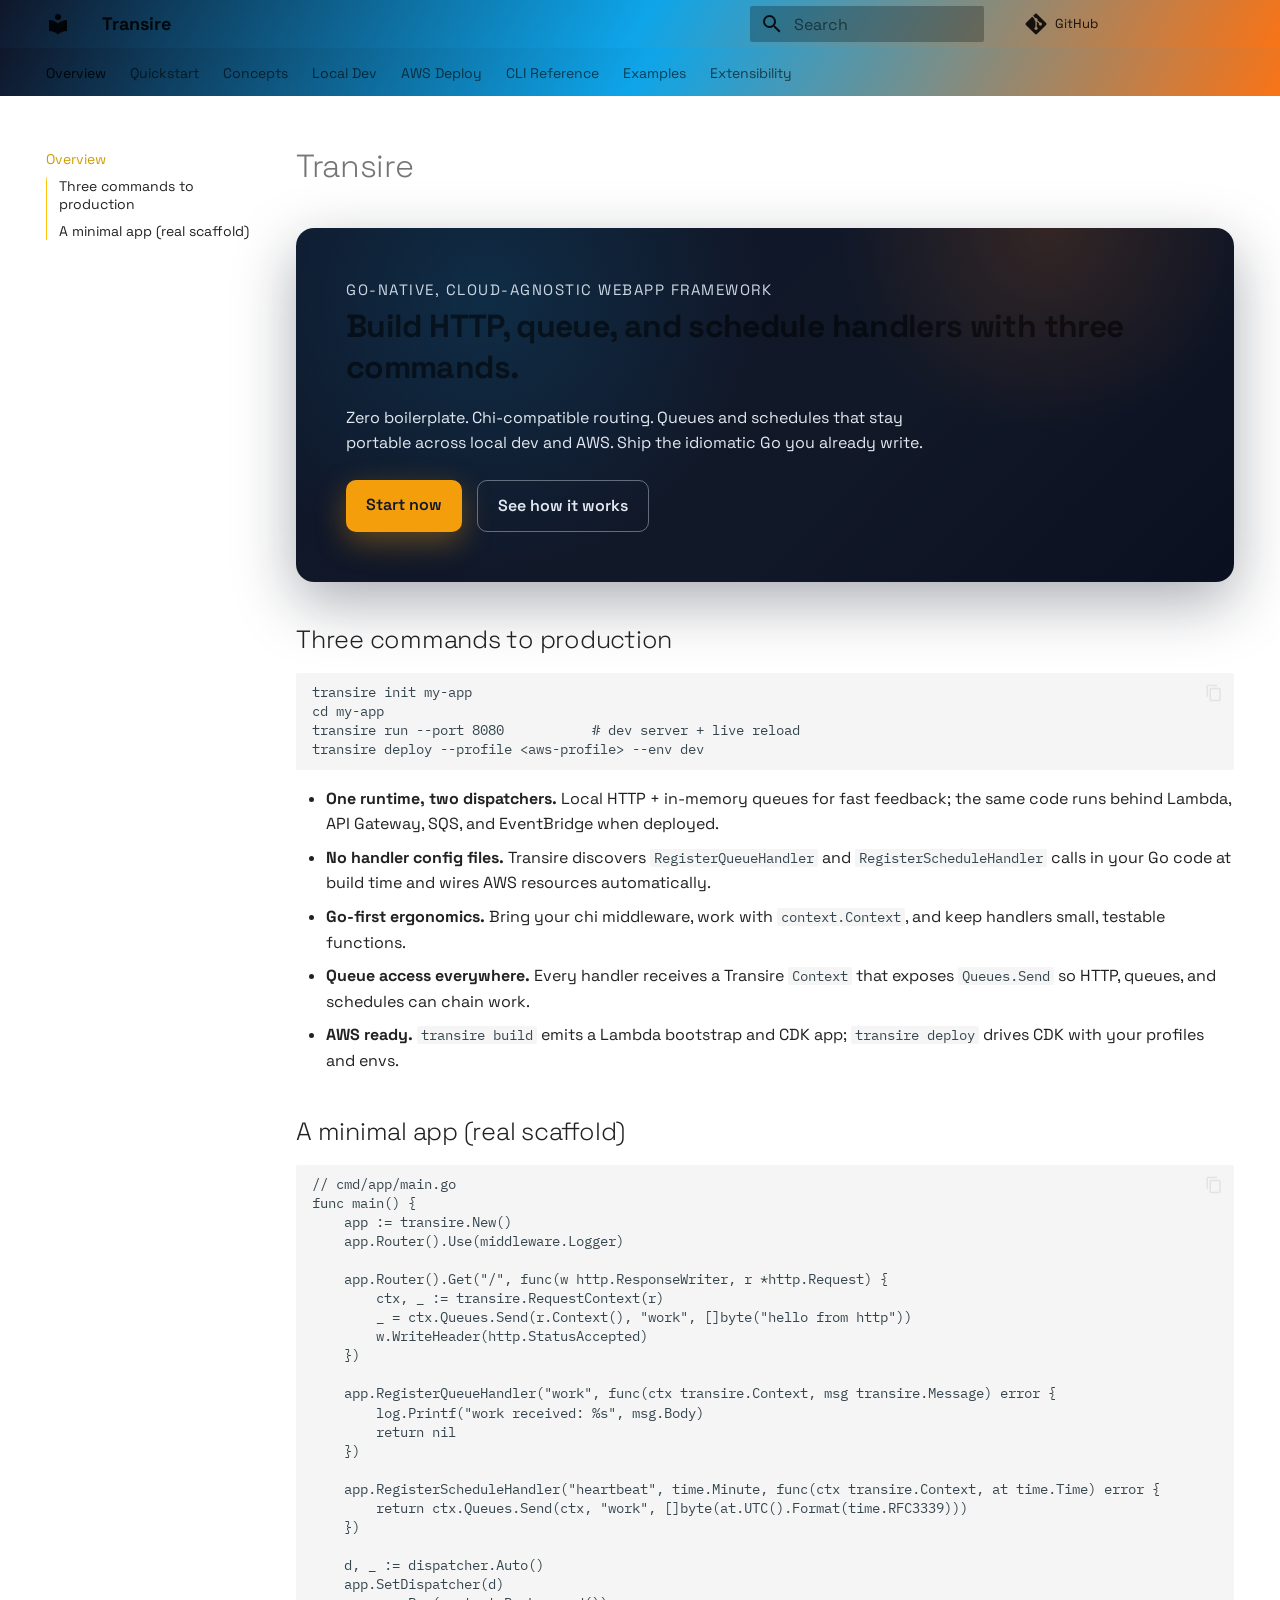
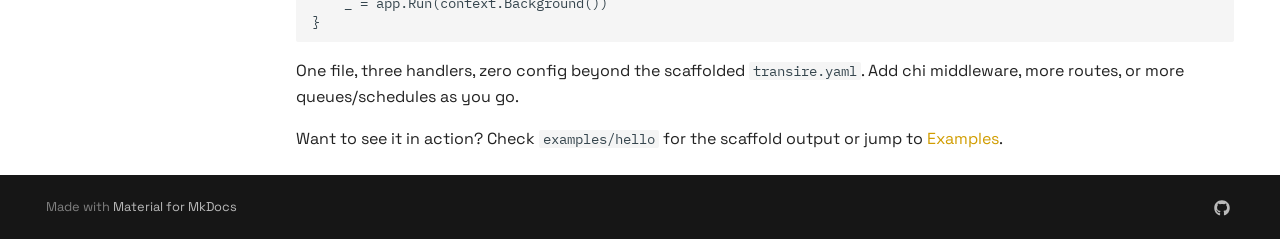
<file: index.html>
<!doctype html>
<html lang="en" class="no-js">
  <head>
    
      <meta charset="utf-8">
      <meta name="viewport" content="width=device-width,initial-scale=1">
      
        <meta name="description" content="Cloud-agnostic Go framework that keeps chi routing, queue handlers, and schedule handlers portable between local dev and AWS.">
      
      
        <meta name="author" content="Transire">
      
      
        <link rel="canonical" href="https://transire.github.io/">
      
      
      
        <link rel="next" href="quickstart/">
      
      
        
      
      
      <link rel="icon" href="assets/images/favicon.png">
      <meta name="generator" content="mkdocs-1.6.1, mkdocs-material-9.7.0">
    
    
      
        <title>Transire | Go webapp framework for HTTP, queue, and schedule handlers - Transire</title>
      
    
    
      <link rel="stylesheet" href="assets/stylesheets/main.618322db.min.css">
      
        
        <link rel="stylesheet" href="assets/stylesheets/palette.ab4e12ef.min.css">
      
      


    
    
      
    
    
      
        
        
        <link rel="preconnect" href="https://fonts.gstatic.com" crossorigin>
        <link rel="stylesheet" href="https://fonts.googleapis.com/css?family=Space+Grotesk:300,300i,400,400i,700,700i%7CIBM+Plex+Mono:400,400i,700,700i&display=fallback">
        <style>:root{--md-text-font:"Space Grotesk";--md-code-font:"IBM Plex Mono"}</style>
      
    
    
      <link rel="stylesheet" href="styles/extra.css">
    
    <script>__md_scope=new URL(".",location),__md_hash=e=>[...e].reduce(((e,_)=>(e<<5)-e+_.charCodeAt(0)),0),__md_get=(e,_=localStorage,t=__md_scope)=>JSON.parse(_.getItem(t.pathname+"."+e)),__md_set=(e,_,t=localStorage,a=__md_scope)=>{try{t.setItem(a.pathname+"."+e,JSON.stringify(_))}catch(e){}}</script>
    
      

    
    
  </head>
  
  
    
    
      
    
    
    
    
    <body dir="ltr" data-md-color-scheme="default" data-md-color-primary="amber" data-md-color-accent="teal">
  
    
    <input class="md-toggle" data-md-toggle="drawer" type="checkbox" id="__drawer" autocomplete="off">
    <input class="md-toggle" data-md-toggle="search" type="checkbox" id="__search" autocomplete="off">
    <label class="md-overlay" for="__drawer"></label>
    <div data-md-component="skip">
      
        
        <a href="#transire" class="md-skip">
          Skip to content
        </a>
      
    </div>
    <div data-md-component="announce">
      
    </div>
    
    
      

<header class="md-header" data-md-component="header">
  <nav class="md-header__inner md-grid" aria-label="Header">
    <a href="." title="Transire" class="md-header__button md-logo" aria-label="Transire" data-md-component="logo">
      
  
  <svg xmlns="http://www.w3.org/2000/svg" viewBox="0 0 24 24"><path d="M12 8a3 3 0 0 0 3-3 3 3 0 0 0-3-3 3 3 0 0 0-3 3 3 3 0 0 0 3 3m0 3.54C9.64 9.35 6.5 8 3 8v11c3.5 0 6.64 1.35 9 3.54 2.36-2.19 5.5-3.54 9-3.54V8c-3.5 0-6.64 1.35-9 3.54"/></svg>

    </a>
    <label class="md-header__button md-icon" for="__drawer">
      
      <svg xmlns="http://www.w3.org/2000/svg" viewBox="0 0 24 24"><path d="M3 6h18v2H3zm0 5h18v2H3zm0 5h18v2H3z"/></svg>
    </label>
    <div class="md-header__title" data-md-component="header-title">
      <div class="md-header__ellipsis">
        <div class="md-header__topic">
          <span class="md-ellipsis">
            Transire
          </span>
        </div>
        <div class="md-header__topic" data-md-component="header-topic">
          <span class="md-ellipsis">
            
              Transire | Go webapp framework for HTTP, queue, and schedule handlers
            
          </span>
        </div>
      </div>
    </div>
    
      
        <form class="md-header__option" data-md-component="palette">
  
    
    
    
    <input class="md-option" data-md-color-media="" data-md-color-scheme="default" data-md-color-primary="amber" data-md-color-accent="teal"  aria-hidden="true"  type="radio" name="__palette" id="__palette_0">
    
  
</form>
      
    
    
      <script>var palette=__md_get("__palette");if(palette&&palette.color){if("(prefers-color-scheme)"===palette.color.media){var media=matchMedia("(prefers-color-scheme: light)"),input=document.querySelector(media.matches?"[data-md-color-media='(prefers-color-scheme: light)']":"[data-md-color-media='(prefers-color-scheme: dark)']");palette.color.media=input.getAttribute("data-md-color-media"),palette.color.scheme=input.getAttribute("data-md-color-scheme"),palette.color.primary=input.getAttribute("data-md-color-primary"),palette.color.accent=input.getAttribute("data-md-color-accent")}for(var[key,value]of Object.entries(palette.color))document.body.setAttribute("data-md-color-"+key,value)}</script>
    
    
    
      
      
        <label class="md-header__button md-icon" for="__search">
          
          <svg xmlns="http://www.w3.org/2000/svg" viewBox="0 0 24 24"><path d="M9.5 3A6.5 6.5 0 0 1 16 9.5c0 1.61-.59 3.09-1.56 4.23l.27.27h.79l5 5-1.5 1.5-5-5v-.79l-.27-.27A6.52 6.52 0 0 1 9.5 16 6.5 6.5 0 0 1 3 9.5 6.5 6.5 0 0 1 9.5 3m0 2C7 5 5 7 5 9.5S7 14 9.5 14 14 12 14 9.5 12 5 9.5 5"/></svg>
        </label>
        <div class="md-search" data-md-component="search" role="dialog">
  <label class="md-search__overlay" for="__search"></label>
  <div class="md-search__inner" role="search">
    <form class="md-search__form" name="search">
      <input type="text" class="md-search__input" name="query" aria-label="Search" placeholder="Search" autocapitalize="off" autocorrect="off" autocomplete="off" spellcheck="false" data-md-component="search-query" required>
      <label class="md-search__icon md-icon" for="__search">
        
        <svg xmlns="http://www.w3.org/2000/svg" viewBox="0 0 24 24"><path d="M9.5 3A6.5 6.5 0 0 1 16 9.5c0 1.61-.59 3.09-1.56 4.23l.27.27h.79l5 5-1.5 1.5-5-5v-.79l-.27-.27A6.52 6.52 0 0 1 9.5 16 6.5 6.5 0 0 1 3 9.5 6.5 6.5 0 0 1 9.5 3m0 2C7 5 5 7 5 9.5S7 14 9.5 14 14 12 14 9.5 12 5 9.5 5"/></svg>
        
        <svg xmlns="http://www.w3.org/2000/svg" viewBox="0 0 24 24"><path d="M20 11v2H8l5.5 5.5-1.42 1.42L4.16 12l7.92-7.92L13.5 5.5 8 11z"/></svg>
      </label>
      <nav class="md-search__options" aria-label="Search">
        
        <button type="reset" class="md-search__icon md-icon" title="Clear" aria-label="Clear" tabindex="-1">
          
          <svg xmlns="http://www.w3.org/2000/svg" viewBox="0 0 24 24"><path d="M19 6.41 17.59 5 12 10.59 6.41 5 5 6.41 10.59 12 5 17.59 6.41 19 12 13.41 17.59 19 19 17.59 13.41 12z"/></svg>
        </button>
      </nav>
      
    </form>
    <div class="md-search__output">
      <div class="md-search__scrollwrap" tabindex="0" data-md-scrollfix>
        <div class="md-search-result" data-md-component="search-result">
          <div class="md-search-result__meta">
            Initializing search
          </div>
          <ol class="md-search-result__list" role="presentation"></ol>
        </div>
      </div>
    </div>
  </div>
</div>
      
    
    
      <div class="md-header__source">
        <a href="https://github.com/transire/transire" title="Go to repository" class="md-source" data-md-component="source">
  <div class="md-source__icon md-icon">
    
    <svg xmlns="http://www.w3.org/2000/svg" viewBox="0 0 448 512"><!--! Font Awesome Free 7.1.0 by @fontawesome - https://fontawesome.com License - https://fontawesome.com/license/free (Icons: CC BY 4.0, Fonts: SIL OFL 1.1, Code: MIT License) Copyright 2025 Fonticons, Inc.--><path d="M439.6 236.1 244 40.5c-5.4-5.5-12.8-8.5-20.4-8.5s-15 3-20.4 8.4L162.5 81l51.5 51.5c27.1-9.1 52.7 16.8 43.4 43.7l49.7 49.7c34.2-11.8 61.2 31 35.5 56.7-26.5 26.5-70.2-2.9-56-37.3L240.3 199v121.9c25.3 12.5 22.3 41.8 9.1 55-6.4 6.4-15.2 10.1-24.3 10.1s-17.8-3.6-24.3-10.1c-17.6-17.6-11.1-46.9 11.2-56v-123c-20.8-8.5-24.6-30.7-18.6-45L142.6 101 8.5 235.1C3 240.6 0 247.9 0 255.5s3 15 8.5 20.4l195.6 195.7c5.4 5.4 12.7 8.4 20.4 8.4s15-3 20.4-8.4l194.7-194.7c5.4-5.4 8.4-12.8 8.4-20.4s-3-15-8.4-20.4"/></svg>
  </div>
  <div class="md-source__repository">
    GitHub
  </div>
</a>
      </div>
    
  </nav>
  
</header>
    
    <div class="md-container" data-md-component="container">
      
      
        
          
            
<nav class="md-tabs" aria-label="Tabs" data-md-component="tabs">
  <div class="md-grid">
    <ul class="md-tabs__list">
      
        
  
  
  
    
  
  
    <li class="md-tabs__item md-tabs__item--active">
      <a href="." class="md-tabs__link">
        
  
  
    
  
  Overview

      </a>
    </li>
  

      
        
  
  
  
  
    <li class="md-tabs__item">
      <a href="quickstart/" class="md-tabs__link">
        
  
  
    
  
  Quickstart

      </a>
    </li>
  

      
        
  
  
  
  
    <li class="md-tabs__item">
      <a href="concepts/" class="md-tabs__link">
        
  
  
    
  
  Concepts

      </a>
    </li>
  

      
        
  
  
  
  
    <li class="md-tabs__item">
      <a href="local-development/" class="md-tabs__link">
        
  
  
    
  
  Local Dev

      </a>
    </li>
  

      
        
  
  
  
  
    <li class="md-tabs__item">
      <a href="aws-deploy/" class="md-tabs__link">
        
  
  
    
  
  AWS Deploy

      </a>
    </li>
  

      
        
  
  
  
  
    <li class="md-tabs__item">
      <a href="cli/" class="md-tabs__link">
        
  
  
    
  
  CLI Reference

      </a>
    </li>
  

      
        
  
  
  
  
    <li class="md-tabs__item">
      <a href="examples/" class="md-tabs__link">
        
  
  
    
  
  Examples

      </a>
    </li>
  

      
        
  
  
  
  
    <li class="md-tabs__item">
      <a href="extensibility/" class="md-tabs__link">
        
  
  
    
  
  Extensibility

      </a>
    </li>
  

      
    </ul>
  </div>
</nav>
          
        
      
      <main class="md-main" data-md-component="main">
        <div class="md-main__inner md-grid">
          
            
              
              <div class="md-sidebar md-sidebar--primary" data-md-component="sidebar" data-md-type="navigation" >
                <div class="md-sidebar__scrollwrap">
                  <div class="md-sidebar__inner">
                    


  


  

<nav class="md-nav md-nav--primary md-nav--lifted md-nav--integrated" aria-label="Navigation" data-md-level="0">
  <label class="md-nav__title" for="__drawer">
    <a href="." title="Transire" class="md-nav__button md-logo" aria-label="Transire" data-md-component="logo">
      
  
  <svg xmlns="http://www.w3.org/2000/svg" viewBox="0 0 24 24"><path d="M12 8a3 3 0 0 0 3-3 3 3 0 0 0-3-3 3 3 0 0 0-3 3 3 3 0 0 0 3 3m0 3.54C9.64 9.35 6.5 8 3 8v11c3.5 0 6.64 1.35 9 3.54 2.36-2.19 5.5-3.54 9-3.54V8c-3.5 0-6.64 1.35-9 3.54"/></svg>

    </a>
    Transire
  </label>
  
    <div class="md-nav__source">
      <a href="https://github.com/transire/transire" title="Go to repository" class="md-source" data-md-component="source">
  <div class="md-source__icon md-icon">
    
    <svg xmlns="http://www.w3.org/2000/svg" viewBox="0 0 448 512"><!--! Font Awesome Free 7.1.0 by @fontawesome - https://fontawesome.com License - https://fontawesome.com/license/free (Icons: CC BY 4.0, Fonts: SIL OFL 1.1, Code: MIT License) Copyright 2025 Fonticons, Inc.--><path d="M439.6 236.1 244 40.5c-5.4-5.5-12.8-8.5-20.4-8.5s-15 3-20.4 8.4L162.5 81l51.5 51.5c27.1-9.1 52.7 16.8 43.4 43.7l49.7 49.7c34.2-11.8 61.2 31 35.5 56.7-26.5 26.5-70.2-2.9-56-37.3L240.3 199v121.9c25.3 12.5 22.3 41.8 9.1 55-6.4 6.4-15.2 10.1-24.3 10.1s-17.8-3.6-24.3-10.1c-17.6-17.6-11.1-46.9 11.2-56v-123c-20.8-8.5-24.6-30.7-18.6-45L142.6 101 8.5 235.1C3 240.6 0 247.9 0 255.5s3 15 8.5 20.4l195.6 195.7c5.4 5.4 12.7 8.4 20.4 8.4s15-3 20.4-8.4l194.7-194.7c5.4-5.4 8.4-12.8 8.4-20.4s-3-15-8.4-20.4"/></svg>
  </div>
  <div class="md-source__repository">
    GitHub
  </div>
</a>
    </div>
  
  <ul class="md-nav__list" data-md-scrollfix>
    
      
      
  
  
    
  
  
  
    <li class="md-nav__item md-nav__item--active">
      
      <input class="md-nav__toggle md-toggle" type="checkbox" id="__toc">
      
      
        
      
      
        <label class="md-nav__link md-nav__link--active" for="__toc">
          
  
  
  <span class="md-ellipsis">
    
  
    Overview
  

    
  </span>
  
  

          <span class="md-nav__icon md-icon"></span>
        </label>
      
      <a href="." class="md-nav__link md-nav__link--active">
        
  
  
  <span class="md-ellipsis">
    
  
    Overview
  

    
  </span>
  
  

      </a>
      
        

<nav class="md-nav md-nav--secondary" aria-label="Table of contents">
  
  
  
    
  
  
    <label class="md-nav__title" for="__toc">
      <span class="md-nav__icon md-icon"></span>
      Table of contents
    </label>
    <ul class="md-nav__list" data-md-component="toc" data-md-scrollfix>
      
        <li class="md-nav__item">
  <a href="#three-commands-to-production" class="md-nav__link">
    <span class="md-ellipsis">
      
        Three commands to production
      
    </span>
  </a>
  
</li>
      
        <li class="md-nav__item">
  <a href="#a-minimal-app-real-scaffold" class="md-nav__link">
    <span class="md-ellipsis">
      
        A minimal app (real scaffold)
      
    </span>
  </a>
  
</li>
      
    </ul>
  
</nav>
      
    </li>
  

    
      
      
  
  
  
  
    <li class="md-nav__item">
      <a href="quickstart/" class="md-nav__link">
        
  
  
  <span class="md-ellipsis">
    
  
    Quickstart
  

    
  </span>
  
  

      </a>
    </li>
  

    
      
      
  
  
  
  
    <li class="md-nav__item">
      <a href="concepts/" class="md-nav__link">
        
  
  
  <span class="md-ellipsis">
    
  
    Concepts
  

    
  </span>
  
  

      </a>
    </li>
  

    
      
      
  
  
  
  
    <li class="md-nav__item">
      <a href="local-development/" class="md-nav__link">
        
  
  
  <span class="md-ellipsis">
    
  
    Local Dev
  

    
  </span>
  
  

      </a>
    </li>
  

    
      
      
  
  
  
  
    <li class="md-nav__item">
      <a href="aws-deploy/" class="md-nav__link">
        
  
  
  <span class="md-ellipsis">
    
  
    AWS Deploy
  

    
  </span>
  
  

      </a>
    </li>
  

    
      
      
  
  
  
  
    <li class="md-nav__item">
      <a href="cli/" class="md-nav__link">
        
  
  
  <span class="md-ellipsis">
    
  
    CLI Reference
  

    
  </span>
  
  

      </a>
    </li>
  

    
      
      
  
  
  
  
    <li class="md-nav__item">
      <a href="examples/" class="md-nav__link">
        
  
  
  <span class="md-ellipsis">
    
  
    Examples
  

    
  </span>
  
  

      </a>
    </li>
  

    
      
      
  
  
  
  
    <li class="md-nav__item">
      <a href="extensibility/" class="md-nav__link">
        
  
  
  <span class="md-ellipsis">
    
  
    Extensibility
  

    
  </span>
  
  

      </a>
    </li>
  

    
  </ul>
</nav>
                  </div>
                </div>
              </div>
            
            
          
          
            <div class="md-content" data-md-component="content">
              
              <article class="md-content__inner md-typeset">
                
                  


  
  


<h1 id="transire">Transire<a class="headerlink" href="#transire" title="Permanent link">&para;</a></h1>
<div class="hero">
  <p class="eyebrow">Go-native, cloud-agnostic webapp framework</p>
  <h1>Build HTTP, queue, and schedule handlers with three commands.</h1>
  <p class="lede">Zero boilerplate. Chi-compatible routing. Queues and schedules that stay portable across local dev and AWS. Ship the idiomatic Go you already write.</p>
  <div class="hero-actions">
    <a class="cta" href="quickstart/">Start now</a>
    <a class="ghost" href="concepts/">See how it works</a>
  </div>
</div>

<h2 id="three-commands-to-production">Three commands to production<a class="headerlink" href="#three-commands-to-production" title="Permanent link">&para;</a></h2>
<div class="codehilite"><pre><span></span><code>transire<span class="w"> </span>init<span class="w"> </span>my-app
<span class="nb">cd</span><span class="w"> </span>my-app
transire<span class="w"> </span>run<span class="w"> </span>--port<span class="w"> </span><span class="m">8080</span><span class="w">           </span><span class="c1"># dev server + live reload</span>
transire<span class="w"> </span>deploy<span class="w"> </span>--profile<span class="w"> </span>&lt;aws-profile&gt;<span class="w"> </span>--env<span class="w"> </span>dev
</code></pre></div>

<ul>
<li><strong>One runtime, two dispatchers.</strong> Local HTTP + in-memory queues for fast feedback; the same code runs behind Lambda, API Gateway, SQS, and EventBridge when deployed.</li>
<li><strong>No handler config files.</strong> Transire discovers <code>RegisterQueueHandler</code> and <code>RegisterScheduleHandler</code> calls in your Go code at build time and wires AWS resources automatically.</li>
<li><strong>Go-first ergonomics.</strong> Bring your chi middleware, work with <code>context.Context</code>, and keep handlers small, testable functions.</li>
<li><strong>Queue access everywhere.</strong> Every handler receives a Transire <code>Context</code> that exposes <code>Queues.Send</code> so HTTP, queues, and schedules can chain work.</li>
<li><strong>AWS ready.</strong> <code>transire build</code> emits a Lambda bootstrap and CDK app; <code>transire deploy</code> drives CDK with your profiles and envs.</li>
</ul>
<h2 id="a-minimal-app-real-scaffold">A minimal app (real scaffold)<a class="headerlink" href="#a-minimal-app-real-scaffold" title="Permanent link">&para;</a></h2>
<div class="codehilite"><pre><span></span><code><span class="c1">// cmd/app/main.go</span>
<span class="kd">func</span><span class="w"> </span><span class="nx">main</span><span class="p">()</span><span class="w"> </span><span class="p">{</span>
<span class="w">    </span><span class="nx">app</span><span class="w"> </span><span class="o">:=</span><span class="w"> </span><span class="nx">transire</span><span class="p">.</span><span class="nx">New</span><span class="p">()</span>
<span class="w">    </span><span class="nx">app</span><span class="p">.</span><span class="nx">Router</span><span class="p">().</span><span class="nx">Use</span><span class="p">(</span><span class="nx">middleware</span><span class="p">.</span><span class="nx">Logger</span><span class="p">)</span>

<span class="w">    </span><span class="nx">app</span><span class="p">.</span><span class="nx">Router</span><span class="p">().</span><span class="nx">Get</span><span class="p">(</span><span class="s">&quot;/&quot;</span><span class="p">,</span><span class="w"> </span><span class="kd">func</span><span class="p">(</span><span class="nx">w</span><span class="w"> </span><span class="nx">http</span><span class="p">.</span><span class="nx">ResponseWriter</span><span class="p">,</span><span class="w"> </span><span class="nx">r</span><span class="w"> </span><span class="o">*</span><span class="nx">http</span><span class="p">.</span><span class="nx">Request</span><span class="p">)</span><span class="w"> </span><span class="p">{</span>
<span class="w">        </span><span class="nx">ctx</span><span class="p">,</span><span class="w"> </span><span class="nx">_</span><span class="w"> </span><span class="o">:=</span><span class="w"> </span><span class="nx">transire</span><span class="p">.</span><span class="nx">RequestContext</span><span class="p">(</span><span class="nx">r</span><span class="p">)</span>
<span class="w">        </span><span class="nx">_</span><span class="w"> </span><span class="p">=</span><span class="w"> </span><span class="nx">ctx</span><span class="p">.</span><span class="nx">Queues</span><span class="p">.</span><span class="nx">Send</span><span class="p">(</span><span class="nx">r</span><span class="p">.</span><span class="nx">Context</span><span class="p">(),</span><span class="w"> </span><span class="s">&quot;work&quot;</span><span class="p">,</span><span class="w"> </span><span class="p">[]</span><span class="nb">byte</span><span class="p">(</span><span class="s">&quot;hello from http&quot;</span><span class="p">))</span>
<span class="w">        </span><span class="nx">w</span><span class="p">.</span><span class="nx">WriteHeader</span><span class="p">(</span><span class="nx">http</span><span class="p">.</span><span class="nx">StatusAccepted</span><span class="p">)</span>
<span class="w">    </span><span class="p">})</span>

<span class="w">    </span><span class="nx">app</span><span class="p">.</span><span class="nx">RegisterQueueHandler</span><span class="p">(</span><span class="s">&quot;work&quot;</span><span class="p">,</span><span class="w"> </span><span class="kd">func</span><span class="p">(</span><span class="nx">ctx</span><span class="w"> </span><span class="nx">transire</span><span class="p">.</span><span class="nx">Context</span><span class="p">,</span><span class="w"> </span><span class="nx">msg</span><span class="w"> </span><span class="nx">transire</span><span class="p">.</span><span class="nx">Message</span><span class="p">)</span><span class="w"> </span><span class="kt">error</span><span class="w"> </span><span class="p">{</span>
<span class="w">        </span><span class="nx">log</span><span class="p">.</span><span class="nx">Printf</span><span class="p">(</span><span class="s">&quot;work received: %s&quot;</span><span class="p">,</span><span class="w"> </span><span class="nx">msg</span><span class="p">.</span><span class="nx">Body</span><span class="p">)</span>
<span class="w">        </span><span class="k">return</span><span class="w"> </span><span class="kc">nil</span>
<span class="w">    </span><span class="p">})</span>

<span class="w">    </span><span class="nx">app</span><span class="p">.</span><span class="nx">RegisterScheduleHandler</span><span class="p">(</span><span class="s">&quot;heartbeat&quot;</span><span class="p">,</span><span class="w"> </span><span class="nx">time</span><span class="p">.</span><span class="nx">Minute</span><span class="p">,</span><span class="w"> </span><span class="kd">func</span><span class="p">(</span><span class="nx">ctx</span><span class="w"> </span><span class="nx">transire</span><span class="p">.</span><span class="nx">Context</span><span class="p">,</span><span class="w"> </span><span class="nx">at</span><span class="w"> </span><span class="nx">time</span><span class="p">.</span><span class="nx">Time</span><span class="p">)</span><span class="w"> </span><span class="kt">error</span><span class="w"> </span><span class="p">{</span>
<span class="w">        </span><span class="k">return</span><span class="w"> </span><span class="nx">ctx</span><span class="p">.</span><span class="nx">Queues</span><span class="p">.</span><span class="nx">Send</span><span class="p">(</span><span class="nx">ctx</span><span class="p">,</span><span class="w"> </span><span class="s">&quot;work&quot;</span><span class="p">,</span><span class="w"> </span><span class="p">[]</span><span class="nb">byte</span><span class="p">(</span><span class="nx">at</span><span class="p">.</span><span class="nx">UTC</span><span class="p">().</span><span class="nx">Format</span><span class="p">(</span><span class="nx">time</span><span class="p">.</span><span class="nx">RFC3339</span><span class="p">)))</span>
<span class="w">    </span><span class="p">})</span>

<span class="w">    </span><span class="nx">d</span><span class="p">,</span><span class="w"> </span><span class="nx">_</span><span class="w"> </span><span class="o">:=</span><span class="w"> </span><span class="nx">dispatcher</span><span class="p">.</span><span class="nx">Auto</span><span class="p">()</span>
<span class="w">    </span><span class="nx">app</span><span class="p">.</span><span class="nx">SetDispatcher</span><span class="p">(</span><span class="nx">d</span><span class="p">)</span>
<span class="w">    </span><span class="nx">_</span><span class="w"> </span><span class="p">=</span><span class="w"> </span><span class="nx">app</span><span class="p">.</span><span class="nx">Run</span><span class="p">(</span><span class="nx">context</span><span class="p">.</span><span class="nx">Background</span><span class="p">())</span>
<span class="p">}</span>
</code></pre></div>

<p>One file, three handlers, zero config beyond the scaffolded <code>transire.yaml</code>. Add chi middleware, more routes, or more queues/schedules as you go.</p>
<p>Want to see it in action? Check <code>examples/hello</code> for the scaffold output or jump to <a href="examples/">Examples</a>.</p>







  
  






                
              </article>
            </div>
          
          
<script>var target=document.getElementById(location.hash.slice(1));target&&target.name&&(target.checked=target.name.startsWith("__tabbed_"))</script>
        </div>
        
          <button type="button" class="md-top md-icon" data-md-component="top" hidden>
  
  <svg xmlns="http://www.w3.org/2000/svg" viewBox="0 0 24 24"><path d="M13 20h-2V8l-5.5 5.5-1.42-1.42L12 4.16l7.92 7.92-1.42 1.42L13 8z"/></svg>
  Back to top
</button>
        
      </main>
      
        <footer class="md-footer">
  
  <div class="md-footer-meta md-typeset">
    <div class="md-footer-meta__inner md-grid">
      <div class="md-copyright">
  
  
    Made with
    <a href="https://squidfunk.github.io/mkdocs-material/" target="_blank" rel="noopener">
      Material for MkDocs
    </a>
  
</div>
      
        
<div class="md-social">
  
    
    
    
    
    <a href="https://github.com/transire/transire" target="_blank" rel="noopener" title="Transire on GitHub" class="md-social__link">
      <svg xmlns="http://www.w3.org/2000/svg" viewBox="0 0 512 512"><!--! Font Awesome Free 7.1.0 by @fontawesome - https://fontawesome.com License - https://fontawesome.com/license/free (Icons: CC BY 4.0, Fonts: SIL OFL 1.1, Code: MIT License) Copyright 2025 Fonticons, Inc.--><path d="M173.9 397.4c0 2-2.3 3.6-5.2 3.6-3.3.3-5.6-1.3-5.6-3.6 0-2 2.3-3.6 5.2-3.6 3-.3 5.6 1.3 5.6 3.6m-31.1-4.5c-.7 2 1.3 4.3 4.3 4.9 2.6 1 5.6 0 6.2-2s-1.3-4.3-4.3-5.2c-2.6-.7-5.5.3-6.2 2.3m44.2-1.7c-2.9.7-4.9 2.6-4.6 4.9.3 2 2.9 3.3 5.9 2.6 2.9-.7 4.9-2.6 4.6-4.6-.3-1.9-3-3.2-5.9-2.9M252.8 8C114.1 8 8 113.3 8 252c0 110.9 69.8 205.8 169.5 239.2 12.8 2.3 17.3-5.6 17.3-12.1 0-6.2-.3-40.4-.3-61.4 0 0-70 15-84.7-29.8 0 0-11.4-29.1-27.8-36.6 0 0-22.9-15.7 1.6-15.4 0 0 24.9 2 38.6 25.8 21.9 38.6 58.6 27.5 72.9 20.9 2.3-16 8.8-27.1 16-33.7-55.9-6.2-112.3-14.3-112.3-110.5 0-27.5 7.6-41.3 23.6-58.9-2.6-6.5-11.1-33.3 2.6-67.9 20.9-6.5 69 27 69 27 20-5.6 41.5-8.5 62.8-8.5s42.8 2.9 62.8 8.5c0 0 48.1-33.6 69-27 13.7 34.7 5.2 61.4 2.6 67.9 16 17.7 25.8 31.5 25.8 58.9 0 96.5-58.9 104.2-114.8 110.5 9.2 7.9 17 22.9 17 46.4 0 33.7-.3 75.4-.3 83.6 0 6.5 4.6 14.4 17.3 12.1C436.2 457.8 504 362.9 504 252 504 113.3 391.5 8 252.8 8M105.2 352.9c-1.3 1-1 3.3.7 5.2 1.6 1.6 3.9 2.3 5.2 1 1.3-1 1-3.3-.7-5.2-1.6-1.6-3.9-2.3-5.2-1m-10.8-8.1c-.7 1.3.3 2.9 2.3 3.9 1.6 1 3.6.7 4.3-.7.7-1.3-.3-2.9-2.3-3.9-2-.6-3.6-.3-4.3.7m32.4 35.6c-1.6 1.3-1 4.3 1.3 6.2 2.3 2.3 5.2 2.6 6.5 1 1.3-1.3.7-4.3-1.3-6.2-2.2-2.3-5.2-2.6-6.5-1m-11.4-14.7c-1.6 1-1.6 3.6 0 5.9s4.3 3.3 5.6 2.3c1.6-1.3 1.6-3.9 0-6.2-1.4-2.3-4-3.3-5.6-2"/></svg>
    </a>
  
</div>
      
    </div>
  </div>
</footer>
      
    </div>
    <div class="md-dialog" data-md-component="dialog">
      <div class="md-dialog__inner md-typeset"></div>
    </div>
    
    
    
      
      
      <script id="__config" type="application/json">{"annotate": null, "base": ".", "features": ["navigation.instant", "navigation.tabs", "navigation.sections", "navigation.top", "content.code.copy", "toc.integrate", "search.highlight"], "search": "assets/javascripts/workers/search.7a47a382.min.js", "tags": null, "translations": {"clipboard.copied": "Copied to clipboard", "clipboard.copy": "Copy to clipboard", "search.result.more.one": "1 more on this page", "search.result.more.other": "# more on this page", "search.result.none": "No matching documents", "search.result.one": "1 matching document", "search.result.other": "# matching documents", "search.result.placeholder": "Type to start searching", "search.result.term.missing": "Missing", "select.version": "Select version"}, "version": null}</script>
    
    
      <script src="assets/javascripts/bundle.e71a0d61.min.js"></script>
      
    
  </body>
</html>
</file>
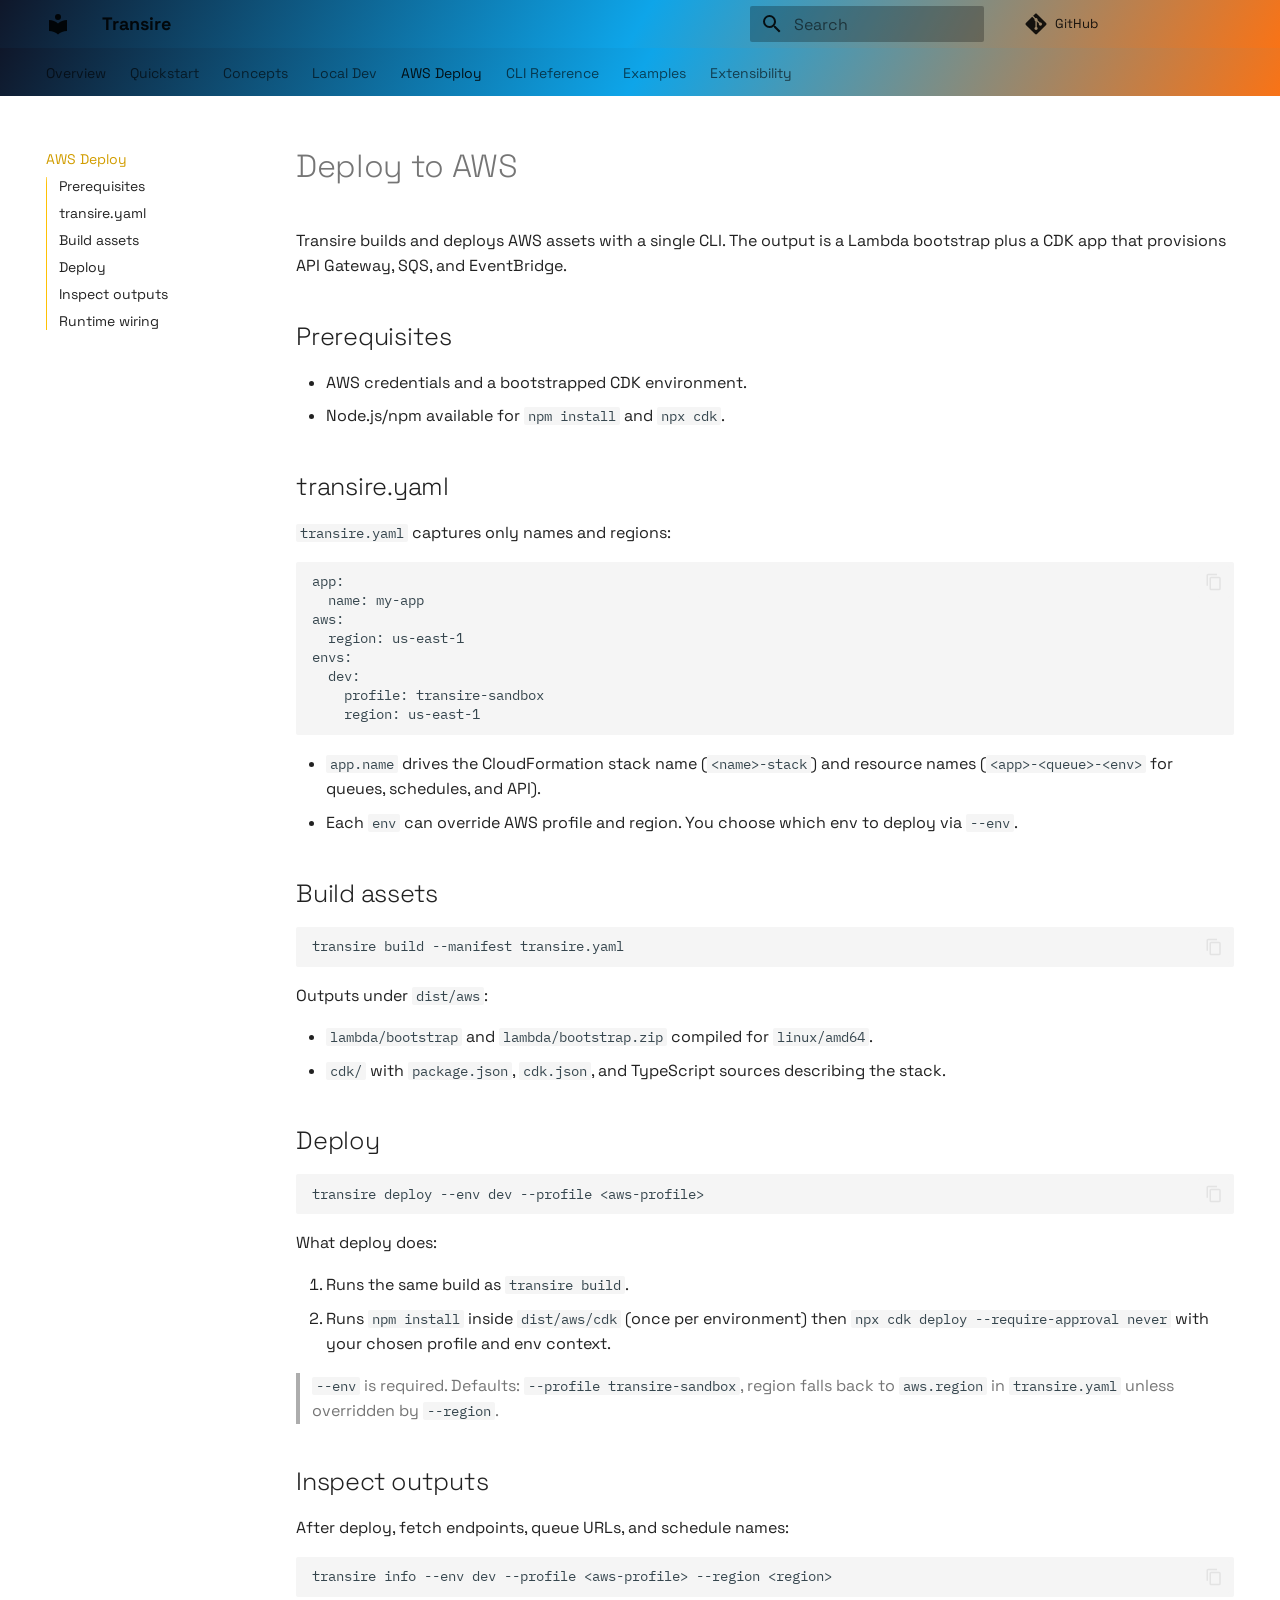
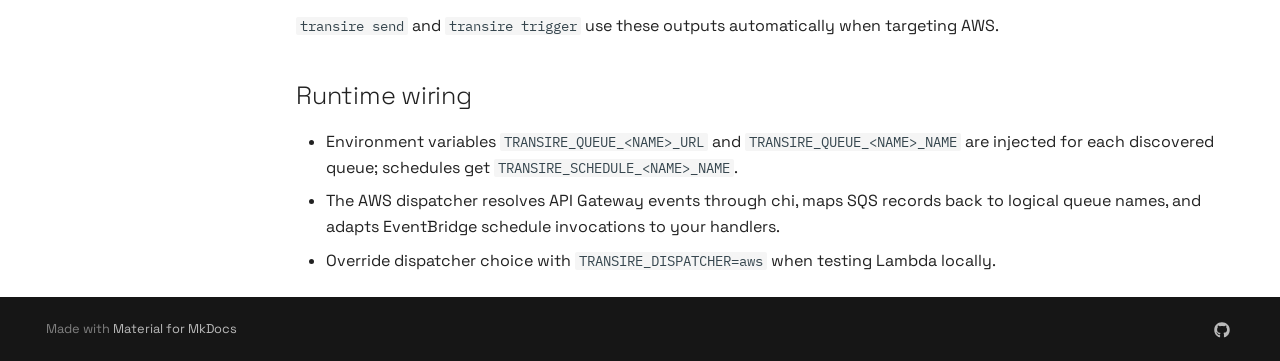
<file: aws-deploy/index.html>
<!doctype html>
<html lang="en" class="no-js">
  <head>
    
      <meta charset="utf-8">
      <meta name="viewport" content="width=device-width,initial-scale=1">
      
        <meta name="description" content="Build Lambda and CDK assets, configure transire.yaml, and deploy Transire apps to API Gateway, SQS, and EventBridge.">
      
      
        <meta name="author" content="Transire">
      
      
        <link rel="canonical" href="https://transire.github.io/aws-deploy/">
      
      
        <link rel="prev" href="../local-development/">
      
      
        <link rel="next" href="../cli/">
      
      
        
      
      
      <link rel="icon" href="../assets/images/favicon.png">
      <meta name="generator" content="mkdocs-1.6.1, mkdocs-material-9.7.0">
    
    
      
        <title>Deploy to AWS | Transire - Transire</title>
      
    
    
      <link rel="stylesheet" href="../assets/stylesheets/main.618322db.min.css">
      
        
        <link rel="stylesheet" href="../assets/stylesheets/palette.ab4e12ef.min.css">
      
      


    
    
      
    
    
      
        
        
        <link rel="preconnect" href="https://fonts.gstatic.com" crossorigin>
        <link rel="stylesheet" href="https://fonts.googleapis.com/css?family=Space+Grotesk:300,300i,400,400i,700,700i%7CIBM+Plex+Mono:400,400i,700,700i&display=fallback">
        <style>:root{--md-text-font:"Space Grotesk";--md-code-font:"IBM Plex Mono"}</style>
      
    
    
      <link rel="stylesheet" href="../styles/extra.css">
    
    <script>__md_scope=new URL("..",location),__md_hash=e=>[...e].reduce(((e,_)=>(e<<5)-e+_.charCodeAt(0)),0),__md_get=(e,_=localStorage,t=__md_scope)=>JSON.parse(_.getItem(t.pathname+"."+e)),__md_set=(e,_,t=localStorage,a=__md_scope)=>{try{t.setItem(a.pathname+"."+e,JSON.stringify(_))}catch(e){}}</script>
    
      

    
    
  </head>
  
  
    
    
      
    
    
    
    
    <body dir="ltr" data-md-color-scheme="default" data-md-color-primary="amber" data-md-color-accent="teal">
  
    
    <input class="md-toggle" data-md-toggle="drawer" type="checkbox" id="__drawer" autocomplete="off">
    <input class="md-toggle" data-md-toggle="search" type="checkbox" id="__search" autocomplete="off">
    <label class="md-overlay" for="__drawer"></label>
    <div data-md-component="skip">
      
        
        <a href="#deploy-to-aws" class="md-skip">
          Skip to content
        </a>
      
    </div>
    <div data-md-component="announce">
      
    </div>
    
    
      

<header class="md-header" data-md-component="header">
  <nav class="md-header__inner md-grid" aria-label="Header">
    <a href=".." title="Transire" class="md-header__button md-logo" aria-label="Transire" data-md-component="logo">
      
  
  <svg xmlns="http://www.w3.org/2000/svg" viewBox="0 0 24 24"><path d="M12 8a3 3 0 0 0 3-3 3 3 0 0 0-3-3 3 3 0 0 0-3 3 3 3 0 0 0 3 3m0 3.54C9.64 9.35 6.5 8 3 8v11c3.5 0 6.64 1.35 9 3.54 2.36-2.19 5.5-3.54 9-3.54V8c-3.5 0-6.64 1.35-9 3.54"/></svg>

    </a>
    <label class="md-header__button md-icon" for="__drawer">
      
      <svg xmlns="http://www.w3.org/2000/svg" viewBox="0 0 24 24"><path d="M3 6h18v2H3zm0 5h18v2H3zm0 5h18v2H3z"/></svg>
    </label>
    <div class="md-header__title" data-md-component="header-title">
      <div class="md-header__ellipsis">
        <div class="md-header__topic">
          <span class="md-ellipsis">
            Transire
          </span>
        </div>
        <div class="md-header__topic" data-md-component="header-topic">
          <span class="md-ellipsis">
            
              Deploy to AWS | Transire
            
          </span>
        </div>
      </div>
    </div>
    
      
        <form class="md-header__option" data-md-component="palette">
  
    
    
    
    <input class="md-option" data-md-color-media="" data-md-color-scheme="default" data-md-color-primary="amber" data-md-color-accent="teal"  aria-hidden="true"  type="radio" name="__palette" id="__palette_0">
    
  
</form>
      
    
    
      <script>var palette=__md_get("__palette");if(palette&&palette.color){if("(prefers-color-scheme)"===palette.color.media){var media=matchMedia("(prefers-color-scheme: light)"),input=document.querySelector(media.matches?"[data-md-color-media='(prefers-color-scheme: light)']":"[data-md-color-media='(prefers-color-scheme: dark)']");palette.color.media=input.getAttribute("data-md-color-media"),palette.color.scheme=input.getAttribute("data-md-color-scheme"),palette.color.primary=input.getAttribute("data-md-color-primary"),palette.color.accent=input.getAttribute("data-md-color-accent")}for(var[key,value]of Object.entries(palette.color))document.body.setAttribute("data-md-color-"+key,value)}</script>
    
    
    
      
      
        <label class="md-header__button md-icon" for="__search">
          
          <svg xmlns="http://www.w3.org/2000/svg" viewBox="0 0 24 24"><path d="M9.5 3A6.5 6.5 0 0 1 16 9.5c0 1.61-.59 3.09-1.56 4.23l.27.27h.79l5 5-1.5 1.5-5-5v-.79l-.27-.27A6.52 6.52 0 0 1 9.5 16 6.5 6.5 0 0 1 3 9.5 6.5 6.5 0 0 1 9.5 3m0 2C7 5 5 7 5 9.5S7 14 9.5 14 14 12 14 9.5 12 5 9.5 5"/></svg>
        </label>
        <div class="md-search" data-md-component="search" role="dialog">
  <label class="md-search__overlay" for="__search"></label>
  <div class="md-search__inner" role="search">
    <form class="md-search__form" name="search">
      <input type="text" class="md-search__input" name="query" aria-label="Search" placeholder="Search" autocapitalize="off" autocorrect="off" autocomplete="off" spellcheck="false" data-md-component="search-query" required>
      <label class="md-search__icon md-icon" for="__search">
        
        <svg xmlns="http://www.w3.org/2000/svg" viewBox="0 0 24 24"><path d="M9.5 3A6.5 6.5 0 0 1 16 9.5c0 1.61-.59 3.09-1.56 4.23l.27.27h.79l5 5-1.5 1.5-5-5v-.79l-.27-.27A6.52 6.52 0 0 1 9.5 16 6.5 6.5 0 0 1 3 9.5 6.5 6.5 0 0 1 9.5 3m0 2C7 5 5 7 5 9.5S7 14 9.5 14 14 12 14 9.5 12 5 9.5 5"/></svg>
        
        <svg xmlns="http://www.w3.org/2000/svg" viewBox="0 0 24 24"><path d="M20 11v2H8l5.5 5.5-1.42 1.42L4.16 12l7.92-7.92L13.5 5.5 8 11z"/></svg>
      </label>
      <nav class="md-search__options" aria-label="Search">
        
        <button type="reset" class="md-search__icon md-icon" title="Clear" aria-label="Clear" tabindex="-1">
          
          <svg xmlns="http://www.w3.org/2000/svg" viewBox="0 0 24 24"><path d="M19 6.41 17.59 5 12 10.59 6.41 5 5 6.41 10.59 12 5 17.59 6.41 19 12 13.41 17.59 19 19 17.59 13.41 12z"/></svg>
        </button>
      </nav>
      
    </form>
    <div class="md-search__output">
      <div class="md-search__scrollwrap" tabindex="0" data-md-scrollfix>
        <div class="md-search-result" data-md-component="search-result">
          <div class="md-search-result__meta">
            Initializing search
          </div>
          <ol class="md-search-result__list" role="presentation"></ol>
        </div>
      </div>
    </div>
  </div>
</div>
      
    
    
      <div class="md-header__source">
        <a href="https://github.com/transire/transire" title="Go to repository" class="md-source" data-md-component="source">
  <div class="md-source__icon md-icon">
    
    <svg xmlns="http://www.w3.org/2000/svg" viewBox="0 0 448 512"><!--! Font Awesome Free 7.1.0 by @fontawesome - https://fontawesome.com License - https://fontawesome.com/license/free (Icons: CC BY 4.0, Fonts: SIL OFL 1.1, Code: MIT License) Copyright 2025 Fonticons, Inc.--><path d="M439.6 236.1 244 40.5c-5.4-5.5-12.8-8.5-20.4-8.5s-15 3-20.4 8.4L162.5 81l51.5 51.5c27.1-9.1 52.7 16.8 43.4 43.7l49.7 49.7c34.2-11.8 61.2 31 35.5 56.7-26.5 26.5-70.2-2.9-56-37.3L240.3 199v121.9c25.3 12.5 22.3 41.8 9.1 55-6.4 6.4-15.2 10.1-24.3 10.1s-17.8-3.6-24.3-10.1c-17.6-17.6-11.1-46.9 11.2-56v-123c-20.8-8.5-24.6-30.7-18.6-45L142.6 101 8.5 235.1C3 240.6 0 247.9 0 255.5s3 15 8.5 20.4l195.6 195.7c5.4 5.4 12.7 8.4 20.4 8.4s15-3 20.4-8.4l194.7-194.7c5.4-5.4 8.4-12.8 8.4-20.4s-3-15-8.4-20.4"/></svg>
  </div>
  <div class="md-source__repository">
    GitHub
  </div>
</a>
      </div>
    
  </nav>
  
</header>
    
    <div class="md-container" data-md-component="container">
      
      
        
          
            
<nav class="md-tabs" aria-label="Tabs" data-md-component="tabs">
  <div class="md-grid">
    <ul class="md-tabs__list">
      
        
  
  
  
  
    <li class="md-tabs__item">
      <a href=".." class="md-tabs__link">
        
  
  
    
  
  Overview

      </a>
    </li>
  

      
        
  
  
  
  
    <li class="md-tabs__item">
      <a href="../quickstart/" class="md-tabs__link">
        
  
  
    
  
  Quickstart

      </a>
    </li>
  

      
        
  
  
  
  
    <li class="md-tabs__item">
      <a href="../concepts/" class="md-tabs__link">
        
  
  
    
  
  Concepts

      </a>
    </li>
  

      
        
  
  
  
  
    <li class="md-tabs__item">
      <a href="../local-development/" class="md-tabs__link">
        
  
  
    
  
  Local Dev

      </a>
    </li>
  

      
        
  
  
  
    
  
  
    <li class="md-tabs__item md-tabs__item--active">
      <a href="./" class="md-tabs__link">
        
  
  
    
  
  AWS Deploy

      </a>
    </li>
  

      
        
  
  
  
  
    <li class="md-tabs__item">
      <a href="../cli/" class="md-tabs__link">
        
  
  
    
  
  CLI Reference

      </a>
    </li>
  

      
        
  
  
  
  
    <li class="md-tabs__item">
      <a href="../examples/" class="md-tabs__link">
        
  
  
    
  
  Examples

      </a>
    </li>
  

      
        
  
  
  
  
    <li class="md-tabs__item">
      <a href="../extensibility/" class="md-tabs__link">
        
  
  
    
  
  Extensibility

      </a>
    </li>
  

      
    </ul>
  </div>
</nav>
          
        
      
      <main class="md-main" data-md-component="main">
        <div class="md-main__inner md-grid">
          
            
              
              <div class="md-sidebar md-sidebar--primary" data-md-component="sidebar" data-md-type="navigation" >
                <div class="md-sidebar__scrollwrap">
                  <div class="md-sidebar__inner">
                    


  


  

<nav class="md-nav md-nav--primary md-nav--lifted md-nav--integrated" aria-label="Navigation" data-md-level="0">
  <label class="md-nav__title" for="__drawer">
    <a href=".." title="Transire" class="md-nav__button md-logo" aria-label="Transire" data-md-component="logo">
      
  
  <svg xmlns="http://www.w3.org/2000/svg" viewBox="0 0 24 24"><path d="M12 8a3 3 0 0 0 3-3 3 3 0 0 0-3-3 3 3 0 0 0-3 3 3 3 0 0 0 3 3m0 3.54C9.64 9.35 6.5 8 3 8v11c3.5 0 6.64 1.35 9 3.54 2.36-2.19 5.5-3.54 9-3.54V8c-3.5 0-6.64 1.35-9 3.54"/></svg>

    </a>
    Transire
  </label>
  
    <div class="md-nav__source">
      <a href="https://github.com/transire/transire" title="Go to repository" class="md-source" data-md-component="source">
  <div class="md-source__icon md-icon">
    
    <svg xmlns="http://www.w3.org/2000/svg" viewBox="0 0 448 512"><!--! Font Awesome Free 7.1.0 by @fontawesome - https://fontawesome.com License - https://fontawesome.com/license/free (Icons: CC BY 4.0, Fonts: SIL OFL 1.1, Code: MIT License) Copyright 2025 Fonticons, Inc.--><path d="M439.6 236.1 244 40.5c-5.4-5.5-12.8-8.5-20.4-8.5s-15 3-20.4 8.4L162.5 81l51.5 51.5c27.1-9.1 52.7 16.8 43.4 43.7l49.7 49.7c34.2-11.8 61.2 31 35.5 56.7-26.5 26.5-70.2-2.9-56-37.3L240.3 199v121.9c25.3 12.5 22.3 41.8 9.1 55-6.4 6.4-15.2 10.1-24.3 10.1s-17.8-3.6-24.3-10.1c-17.6-17.6-11.1-46.9 11.2-56v-123c-20.8-8.5-24.6-30.7-18.6-45L142.6 101 8.5 235.1C3 240.6 0 247.9 0 255.5s3 15 8.5 20.4l195.6 195.7c5.4 5.4 12.7 8.4 20.4 8.4s15-3 20.4-8.4l194.7-194.7c5.4-5.4 8.4-12.8 8.4-20.4s-3-15-8.4-20.4"/></svg>
  </div>
  <div class="md-source__repository">
    GitHub
  </div>
</a>
    </div>
  
  <ul class="md-nav__list" data-md-scrollfix>
    
      
      
  
  
  
  
    <li class="md-nav__item">
      <a href=".." class="md-nav__link">
        
  
  
  <span class="md-ellipsis">
    
  
    Overview
  

    
  </span>
  
  

      </a>
    </li>
  

    
      
      
  
  
  
  
    <li class="md-nav__item">
      <a href="../quickstart/" class="md-nav__link">
        
  
  
  <span class="md-ellipsis">
    
  
    Quickstart
  

    
  </span>
  
  

      </a>
    </li>
  

    
      
      
  
  
  
  
    <li class="md-nav__item">
      <a href="../concepts/" class="md-nav__link">
        
  
  
  <span class="md-ellipsis">
    
  
    Concepts
  

    
  </span>
  
  

      </a>
    </li>
  

    
      
      
  
  
  
  
    <li class="md-nav__item">
      <a href="../local-development/" class="md-nav__link">
        
  
  
  <span class="md-ellipsis">
    
  
    Local Dev
  

    
  </span>
  
  

      </a>
    </li>
  

    
      
      
  
  
    
  
  
  
    <li class="md-nav__item md-nav__item--active">
      
      <input class="md-nav__toggle md-toggle" type="checkbox" id="__toc">
      
      
        
      
      
        <label class="md-nav__link md-nav__link--active" for="__toc">
          
  
  
  <span class="md-ellipsis">
    
  
    AWS Deploy
  

    
  </span>
  
  

          <span class="md-nav__icon md-icon"></span>
        </label>
      
      <a href="./" class="md-nav__link md-nav__link--active">
        
  
  
  <span class="md-ellipsis">
    
  
    AWS Deploy
  

    
  </span>
  
  

      </a>
      
        

<nav class="md-nav md-nav--secondary" aria-label="Table of contents">
  
  
  
    
  
  
    <label class="md-nav__title" for="__toc">
      <span class="md-nav__icon md-icon"></span>
      Table of contents
    </label>
    <ul class="md-nav__list" data-md-component="toc" data-md-scrollfix>
      
        <li class="md-nav__item">
  <a href="#prerequisites" class="md-nav__link">
    <span class="md-ellipsis">
      
        Prerequisites
      
    </span>
  </a>
  
</li>
      
        <li class="md-nav__item">
  <a href="#transireyaml" class="md-nav__link">
    <span class="md-ellipsis">
      
        transire.yaml
      
    </span>
  </a>
  
</li>
      
        <li class="md-nav__item">
  <a href="#build-assets" class="md-nav__link">
    <span class="md-ellipsis">
      
        Build assets
      
    </span>
  </a>
  
</li>
      
        <li class="md-nav__item">
  <a href="#deploy" class="md-nav__link">
    <span class="md-ellipsis">
      
        Deploy
      
    </span>
  </a>
  
</li>
      
        <li class="md-nav__item">
  <a href="#inspect-outputs" class="md-nav__link">
    <span class="md-ellipsis">
      
        Inspect outputs
      
    </span>
  </a>
  
</li>
      
        <li class="md-nav__item">
  <a href="#runtime-wiring" class="md-nav__link">
    <span class="md-ellipsis">
      
        Runtime wiring
      
    </span>
  </a>
  
</li>
      
    </ul>
  
</nav>
      
    </li>
  

    
      
      
  
  
  
  
    <li class="md-nav__item">
      <a href="../cli/" class="md-nav__link">
        
  
  
  <span class="md-ellipsis">
    
  
    CLI Reference
  

    
  </span>
  
  

      </a>
    </li>
  

    
      
      
  
  
  
  
    <li class="md-nav__item">
      <a href="../examples/" class="md-nav__link">
        
  
  
  <span class="md-ellipsis">
    
  
    Examples
  

    
  </span>
  
  

      </a>
    </li>
  

    
      
      
  
  
  
  
    <li class="md-nav__item">
      <a href="../extensibility/" class="md-nav__link">
        
  
  
  <span class="md-ellipsis">
    
  
    Extensibility
  

    
  </span>
  
  

      </a>
    </li>
  

    
  </ul>
</nav>
                  </div>
                </div>
              </div>
            
            
          
          
            <div class="md-content" data-md-component="content">
              
              <article class="md-content__inner md-typeset">
                
                  


  
  


<h1 id="deploy-to-aws">Deploy to AWS<a class="headerlink" href="#deploy-to-aws" title="Permanent link">&para;</a></h1>
<p>Transire builds and deploys AWS assets with a single CLI. The output is a Lambda bootstrap plus a CDK app that provisions API Gateway, SQS, and EventBridge.</p>
<h2 id="prerequisites">Prerequisites<a class="headerlink" href="#prerequisites" title="Permanent link">&para;</a></h2>
<ul>
<li>AWS credentials and a bootstrapped CDK environment.</li>
<li>Node.js/npm available for <code>npm install</code> and <code>npx cdk</code>.</li>
</ul>
<h2 id="transireyaml">transire.yaml<a class="headerlink" href="#transireyaml" title="Permanent link">&para;</a></h2>
<p><code>transire.yaml</code> captures only names and regions:</p>
<div class="codehilite"><pre><span></span><code><span class="nt">app</span><span class="p">:</span>
<span class="w">  </span><span class="nt">name</span><span class="p">:</span><span class="w"> </span><span class="l l-Scalar l-Scalar-Plain">my-app</span>
<span class="nt">aws</span><span class="p">:</span>
<span class="w">  </span><span class="nt">region</span><span class="p">:</span><span class="w"> </span><span class="l l-Scalar l-Scalar-Plain">us-east-1</span>
<span class="nt">envs</span><span class="p">:</span>
<span class="w">  </span><span class="nt">dev</span><span class="p">:</span>
<span class="w">    </span><span class="nt">profile</span><span class="p">:</span><span class="w"> </span><span class="l l-Scalar l-Scalar-Plain">transire-sandbox</span>
<span class="w">    </span><span class="nt">region</span><span class="p">:</span><span class="w"> </span><span class="l l-Scalar l-Scalar-Plain">us-east-1</span>
</code></pre></div>

<ul>
<li><code>app.name</code> drives the CloudFormation stack name (<code>&lt;name&gt;-stack</code>) and resource names (<code>&lt;app&gt;-&lt;queue&gt;-&lt;env&gt;</code> for queues, schedules, and API).</li>
<li>Each <code>env</code> can override AWS profile and region. You choose which env to deploy via <code>--env</code>.</li>
</ul>
<h2 id="build-assets">Build assets<a class="headerlink" href="#build-assets" title="Permanent link">&para;</a></h2>
<div class="codehilite"><pre><span></span><code>transire<span class="w"> </span>build<span class="w"> </span>--manifest<span class="w"> </span>transire.yaml
</code></pre></div>

<p>Outputs under <code>dist/aws</code>:</p>
<ul>
<li><code>lambda/bootstrap</code> and <code>lambda/bootstrap.zip</code> compiled for <code>linux/amd64</code>.</li>
<li><code>cdk/</code> with <code>package.json</code>, <code>cdk.json</code>, and TypeScript sources describing the stack.</li>
</ul>
<h2 id="deploy">Deploy<a class="headerlink" href="#deploy" title="Permanent link">&para;</a></h2>
<div class="codehilite"><pre><span></span><code>transire<span class="w"> </span>deploy<span class="w"> </span>--env<span class="w"> </span>dev<span class="w"> </span>--profile<span class="w"> </span>&lt;aws-profile&gt;
</code></pre></div>

<p>What deploy does:</p>
<ol>
<li>Runs the same build as <code>transire build</code>.</li>
<li>Runs <code>npm install</code> inside <code>dist/aws/cdk</code> (once per environment) then <code>npx cdk deploy --require-approval never</code> with your chosen profile and env context.</li>
</ol>
<blockquote>
<p><code>--env</code> is required. Defaults: <code>--profile transire-sandbox</code>, region falls back to <code>aws.region</code> in <code>transire.yaml</code> unless overridden by <code>--region</code>.</p>
</blockquote>
<h2 id="inspect-outputs">Inspect outputs<a class="headerlink" href="#inspect-outputs" title="Permanent link">&para;</a></h2>
<p>After deploy, fetch endpoints, queue URLs, and schedule names:</p>
<div class="codehilite"><pre><span></span><code>transire<span class="w"> </span>info<span class="w"> </span>--env<span class="w"> </span>dev<span class="w"> </span>--profile<span class="w"> </span>&lt;aws-profile&gt;<span class="w"> </span>--region<span class="w"> </span>&lt;region&gt;
</code></pre></div>

<p><code>transire send</code> and <code>transire trigger</code> use these outputs automatically when targeting AWS.</p>
<h2 id="runtime-wiring">Runtime wiring<a class="headerlink" href="#runtime-wiring" title="Permanent link">&para;</a></h2>
<ul>
<li>Environment variables <code>TRANSIRE_QUEUE_&lt;NAME&gt;_URL</code> and <code>TRANSIRE_QUEUE_&lt;NAME&gt;_NAME</code> are injected for each discovered queue; schedules get <code>TRANSIRE_SCHEDULE_&lt;NAME&gt;_NAME</code>.</li>
<li>The AWS dispatcher resolves API Gateway events through chi, maps SQS records back to logical queue names, and adapts EventBridge schedule invocations to your handlers.</li>
<li>Override dispatcher choice with <code>TRANSIRE_DISPATCHER=aws</code> when testing Lambda locally.</li>
</ul>







  
  






                
              </article>
            </div>
          
          
<script>var target=document.getElementById(location.hash.slice(1));target&&target.name&&(target.checked=target.name.startsWith("__tabbed_"))</script>
        </div>
        
          <button type="button" class="md-top md-icon" data-md-component="top" hidden>
  
  <svg xmlns="http://www.w3.org/2000/svg" viewBox="0 0 24 24"><path d="M13 20h-2V8l-5.5 5.5-1.42-1.42L12 4.16l7.92 7.92-1.42 1.42L13 8z"/></svg>
  Back to top
</button>
        
      </main>
      
        <footer class="md-footer">
  
  <div class="md-footer-meta md-typeset">
    <div class="md-footer-meta__inner md-grid">
      <div class="md-copyright">
  
  
    Made with
    <a href="https://squidfunk.github.io/mkdocs-material/" target="_blank" rel="noopener">
      Material for MkDocs
    </a>
  
</div>
      
        
<div class="md-social">
  
    
    
    
    
    <a href="https://github.com/transire/transire" target="_blank" rel="noopener" title="Transire on GitHub" class="md-social__link">
      <svg xmlns="http://www.w3.org/2000/svg" viewBox="0 0 512 512"><!--! Font Awesome Free 7.1.0 by @fontawesome - https://fontawesome.com License - https://fontawesome.com/license/free (Icons: CC BY 4.0, Fonts: SIL OFL 1.1, Code: MIT License) Copyright 2025 Fonticons, Inc.--><path d="M173.9 397.4c0 2-2.3 3.6-5.2 3.6-3.3.3-5.6-1.3-5.6-3.6 0-2 2.3-3.6 5.2-3.6 3-.3 5.6 1.3 5.6 3.6m-31.1-4.5c-.7 2 1.3 4.3 4.3 4.9 2.6 1 5.6 0 6.2-2s-1.3-4.3-4.3-5.2c-2.6-.7-5.5.3-6.2 2.3m44.2-1.7c-2.9.7-4.9 2.6-4.6 4.9.3 2 2.9 3.3 5.9 2.6 2.9-.7 4.9-2.6 4.6-4.6-.3-1.9-3-3.2-5.9-2.9M252.8 8C114.1 8 8 113.3 8 252c0 110.9 69.8 205.8 169.5 239.2 12.8 2.3 17.3-5.6 17.3-12.1 0-6.2-.3-40.4-.3-61.4 0 0-70 15-84.7-29.8 0 0-11.4-29.1-27.8-36.6 0 0-22.9-15.7 1.6-15.4 0 0 24.9 2 38.6 25.8 21.9 38.6 58.6 27.5 72.9 20.9 2.3-16 8.8-27.1 16-33.7-55.9-6.2-112.3-14.3-112.3-110.5 0-27.5 7.6-41.3 23.6-58.9-2.6-6.5-11.1-33.3 2.6-67.9 20.9-6.5 69 27 69 27 20-5.6 41.5-8.5 62.8-8.5s42.8 2.9 62.8 8.5c0 0 48.1-33.6 69-27 13.7 34.7 5.2 61.4 2.6 67.9 16 17.7 25.8 31.5 25.8 58.9 0 96.5-58.9 104.2-114.8 110.5 9.2 7.9 17 22.9 17 46.4 0 33.7-.3 75.4-.3 83.6 0 6.5 4.6 14.4 17.3 12.1C436.2 457.8 504 362.9 504 252 504 113.3 391.5 8 252.8 8M105.2 352.9c-1.3 1-1 3.3.7 5.2 1.6 1.6 3.9 2.3 5.2 1 1.3-1 1-3.3-.7-5.2-1.6-1.6-3.9-2.3-5.2-1m-10.8-8.1c-.7 1.3.3 2.9 2.3 3.9 1.6 1 3.6.7 4.3-.7.7-1.3-.3-2.9-2.3-3.9-2-.6-3.6-.3-4.3.7m32.4 35.6c-1.6 1.3-1 4.3 1.3 6.2 2.3 2.3 5.2 2.6 6.5 1 1.3-1.3.7-4.3-1.3-6.2-2.2-2.3-5.2-2.6-6.5-1m-11.4-14.7c-1.6 1-1.6 3.6 0 5.9s4.3 3.3 5.6 2.3c1.6-1.3 1.6-3.9 0-6.2-1.4-2.3-4-3.3-5.6-2"/></svg>
    </a>
  
</div>
      
    </div>
  </div>
</footer>
      
    </div>
    <div class="md-dialog" data-md-component="dialog">
      <div class="md-dialog__inner md-typeset"></div>
    </div>
    
    
    
      
      
      <script id="__config" type="application/json">{"annotate": null, "base": "..", "features": ["navigation.instant", "navigation.tabs", "navigation.sections", "navigation.top", "content.code.copy", "toc.integrate", "search.highlight"], "search": "../assets/javascripts/workers/search.7a47a382.min.js", "tags": null, "translations": {"clipboard.copied": "Copied to clipboard", "clipboard.copy": "Copy to clipboard", "search.result.more.one": "1 more on this page", "search.result.more.other": "# more on this page", "search.result.none": "No matching documents", "search.result.one": "1 matching document", "search.result.other": "# matching documents", "search.result.placeholder": "Type to start searching", "search.result.term.missing": "Missing", "select.version": "Select version"}, "version": null}</script>
    
    
      <script src="../assets/javascripts/bundle.e71a0d61.min.js"></script>
      
    
  </body>
</html>
</file>
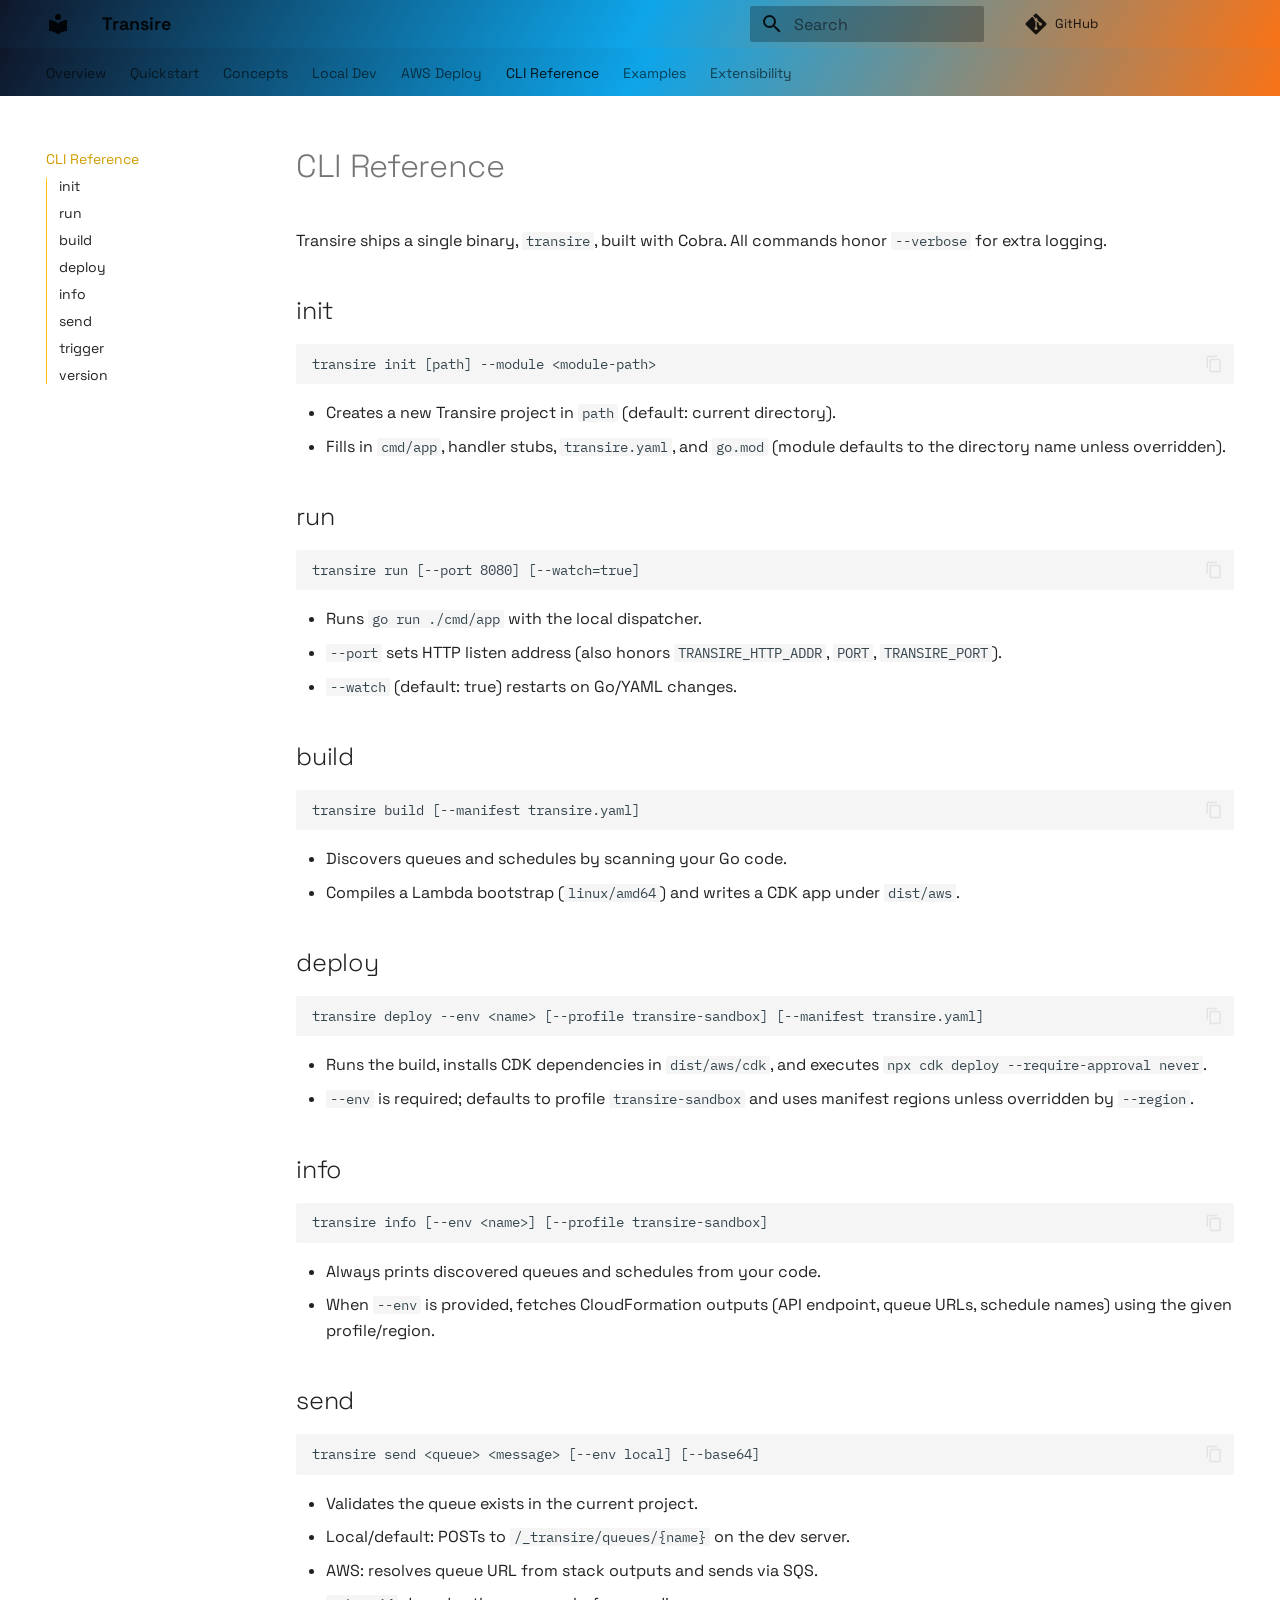
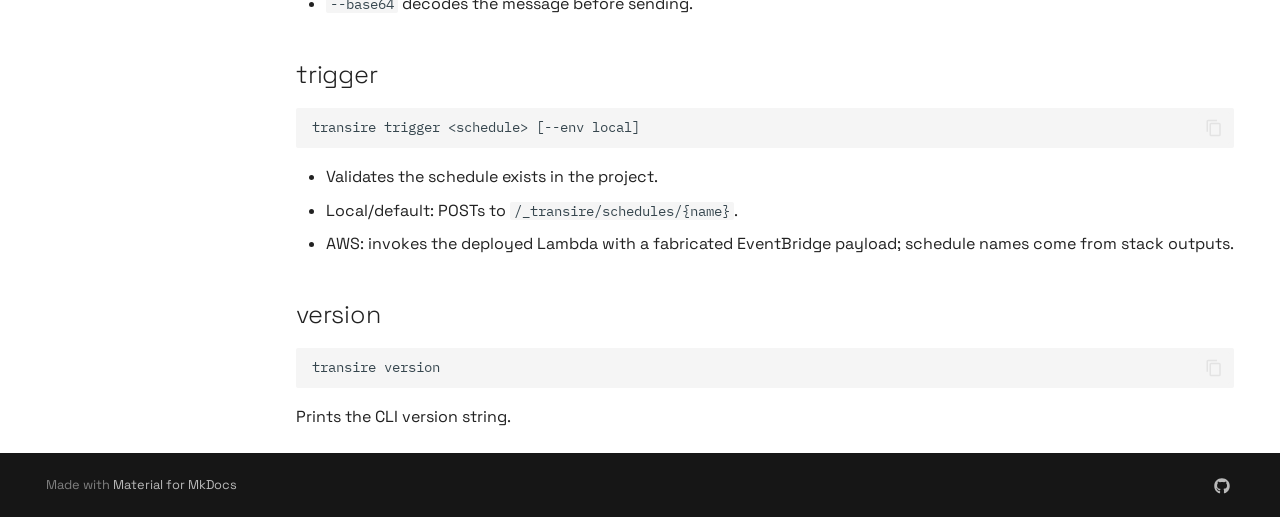
<file: cli/index.html>
<!doctype html>
<html lang="en" class="no-js">
  <head>
    
      <meta charset="utf-8">
      <meta name="viewport" content="width=device-width,initial-scale=1">
      
        <meta name="description" content="Commands for the Transire CLI including init, run, build, deploy, info, send, trigger, and version.">
      
      
        <meta name="author" content="Transire">
      
      
        <link rel="canonical" href="https://transire.github.io/cli/">
      
      
        <link rel="prev" href="../aws-deploy/">
      
      
        <link rel="next" href="../examples/">
      
      
        
      
      
      <link rel="icon" href="../assets/images/favicon.png">
      <meta name="generator" content="mkdocs-1.6.1, mkdocs-material-9.7.0">
    
    
      
        <title>CLI Reference | Transire - Transire</title>
      
    
    
      <link rel="stylesheet" href="../assets/stylesheets/main.618322db.min.css">
      
        
        <link rel="stylesheet" href="../assets/stylesheets/palette.ab4e12ef.min.css">
      
      


    
    
      
    
    
      
        
        
        <link rel="preconnect" href="https://fonts.gstatic.com" crossorigin>
        <link rel="stylesheet" href="https://fonts.googleapis.com/css?family=Space+Grotesk:300,300i,400,400i,700,700i%7CIBM+Plex+Mono:400,400i,700,700i&display=fallback">
        <style>:root{--md-text-font:"Space Grotesk";--md-code-font:"IBM Plex Mono"}</style>
      
    
    
      <link rel="stylesheet" href="../styles/extra.css">
    
    <script>__md_scope=new URL("..",location),__md_hash=e=>[...e].reduce(((e,_)=>(e<<5)-e+_.charCodeAt(0)),0),__md_get=(e,_=localStorage,t=__md_scope)=>JSON.parse(_.getItem(t.pathname+"."+e)),__md_set=(e,_,t=localStorage,a=__md_scope)=>{try{t.setItem(a.pathname+"."+e,JSON.stringify(_))}catch(e){}}</script>
    
      

    
    
  </head>
  
  
    
    
      
    
    
    
    
    <body dir="ltr" data-md-color-scheme="default" data-md-color-primary="amber" data-md-color-accent="teal">
  
    
    <input class="md-toggle" data-md-toggle="drawer" type="checkbox" id="__drawer" autocomplete="off">
    <input class="md-toggle" data-md-toggle="search" type="checkbox" id="__search" autocomplete="off">
    <label class="md-overlay" for="__drawer"></label>
    <div data-md-component="skip">
      
        
        <a href="#cli-reference" class="md-skip">
          Skip to content
        </a>
      
    </div>
    <div data-md-component="announce">
      
    </div>
    
    
      

<header class="md-header" data-md-component="header">
  <nav class="md-header__inner md-grid" aria-label="Header">
    <a href=".." title="Transire" class="md-header__button md-logo" aria-label="Transire" data-md-component="logo">
      
  
  <svg xmlns="http://www.w3.org/2000/svg" viewBox="0 0 24 24"><path d="M12 8a3 3 0 0 0 3-3 3 3 0 0 0-3-3 3 3 0 0 0-3 3 3 3 0 0 0 3 3m0 3.54C9.64 9.35 6.5 8 3 8v11c3.5 0 6.64 1.35 9 3.54 2.36-2.19 5.5-3.54 9-3.54V8c-3.5 0-6.64 1.35-9 3.54"/></svg>

    </a>
    <label class="md-header__button md-icon" for="__drawer">
      
      <svg xmlns="http://www.w3.org/2000/svg" viewBox="0 0 24 24"><path d="M3 6h18v2H3zm0 5h18v2H3zm0 5h18v2H3z"/></svg>
    </label>
    <div class="md-header__title" data-md-component="header-title">
      <div class="md-header__ellipsis">
        <div class="md-header__topic">
          <span class="md-ellipsis">
            Transire
          </span>
        </div>
        <div class="md-header__topic" data-md-component="header-topic">
          <span class="md-ellipsis">
            
              CLI Reference | Transire
            
          </span>
        </div>
      </div>
    </div>
    
      
        <form class="md-header__option" data-md-component="palette">
  
    
    
    
    <input class="md-option" data-md-color-media="" data-md-color-scheme="default" data-md-color-primary="amber" data-md-color-accent="teal"  aria-hidden="true"  type="radio" name="__palette" id="__palette_0">
    
  
</form>
      
    
    
      <script>var palette=__md_get("__palette");if(palette&&palette.color){if("(prefers-color-scheme)"===palette.color.media){var media=matchMedia("(prefers-color-scheme: light)"),input=document.querySelector(media.matches?"[data-md-color-media='(prefers-color-scheme: light)']":"[data-md-color-media='(prefers-color-scheme: dark)']");palette.color.media=input.getAttribute("data-md-color-media"),palette.color.scheme=input.getAttribute("data-md-color-scheme"),palette.color.primary=input.getAttribute("data-md-color-primary"),palette.color.accent=input.getAttribute("data-md-color-accent")}for(var[key,value]of Object.entries(palette.color))document.body.setAttribute("data-md-color-"+key,value)}</script>
    
    
    
      
      
        <label class="md-header__button md-icon" for="__search">
          
          <svg xmlns="http://www.w3.org/2000/svg" viewBox="0 0 24 24"><path d="M9.5 3A6.5 6.5 0 0 1 16 9.5c0 1.61-.59 3.09-1.56 4.23l.27.27h.79l5 5-1.5 1.5-5-5v-.79l-.27-.27A6.52 6.52 0 0 1 9.5 16 6.5 6.5 0 0 1 3 9.5 6.5 6.5 0 0 1 9.5 3m0 2C7 5 5 7 5 9.5S7 14 9.5 14 14 12 14 9.5 12 5 9.5 5"/></svg>
        </label>
        <div class="md-search" data-md-component="search" role="dialog">
  <label class="md-search__overlay" for="__search"></label>
  <div class="md-search__inner" role="search">
    <form class="md-search__form" name="search">
      <input type="text" class="md-search__input" name="query" aria-label="Search" placeholder="Search" autocapitalize="off" autocorrect="off" autocomplete="off" spellcheck="false" data-md-component="search-query" required>
      <label class="md-search__icon md-icon" for="__search">
        
        <svg xmlns="http://www.w3.org/2000/svg" viewBox="0 0 24 24"><path d="M9.5 3A6.5 6.5 0 0 1 16 9.5c0 1.61-.59 3.09-1.56 4.23l.27.27h.79l5 5-1.5 1.5-5-5v-.79l-.27-.27A6.52 6.52 0 0 1 9.5 16 6.5 6.5 0 0 1 3 9.5 6.5 6.5 0 0 1 9.5 3m0 2C7 5 5 7 5 9.5S7 14 9.5 14 14 12 14 9.5 12 5 9.5 5"/></svg>
        
        <svg xmlns="http://www.w3.org/2000/svg" viewBox="0 0 24 24"><path d="M20 11v2H8l5.5 5.5-1.42 1.42L4.16 12l7.92-7.92L13.5 5.5 8 11z"/></svg>
      </label>
      <nav class="md-search__options" aria-label="Search">
        
        <button type="reset" class="md-search__icon md-icon" title="Clear" aria-label="Clear" tabindex="-1">
          
          <svg xmlns="http://www.w3.org/2000/svg" viewBox="0 0 24 24"><path d="M19 6.41 17.59 5 12 10.59 6.41 5 5 6.41 10.59 12 5 17.59 6.41 19 12 13.41 17.59 19 19 17.59 13.41 12z"/></svg>
        </button>
      </nav>
      
    </form>
    <div class="md-search__output">
      <div class="md-search__scrollwrap" tabindex="0" data-md-scrollfix>
        <div class="md-search-result" data-md-component="search-result">
          <div class="md-search-result__meta">
            Initializing search
          </div>
          <ol class="md-search-result__list" role="presentation"></ol>
        </div>
      </div>
    </div>
  </div>
</div>
      
    
    
      <div class="md-header__source">
        <a href="https://github.com/transire/transire" title="Go to repository" class="md-source" data-md-component="source">
  <div class="md-source__icon md-icon">
    
    <svg xmlns="http://www.w3.org/2000/svg" viewBox="0 0 448 512"><!--! Font Awesome Free 7.1.0 by @fontawesome - https://fontawesome.com License - https://fontawesome.com/license/free (Icons: CC BY 4.0, Fonts: SIL OFL 1.1, Code: MIT License) Copyright 2025 Fonticons, Inc.--><path d="M439.6 236.1 244 40.5c-5.4-5.5-12.8-8.5-20.4-8.5s-15 3-20.4 8.4L162.5 81l51.5 51.5c27.1-9.1 52.7 16.8 43.4 43.7l49.7 49.7c34.2-11.8 61.2 31 35.5 56.7-26.5 26.5-70.2-2.9-56-37.3L240.3 199v121.9c25.3 12.5 22.3 41.8 9.1 55-6.4 6.4-15.2 10.1-24.3 10.1s-17.8-3.6-24.3-10.1c-17.6-17.6-11.1-46.9 11.2-56v-123c-20.8-8.5-24.6-30.7-18.6-45L142.6 101 8.5 235.1C3 240.6 0 247.9 0 255.5s3 15 8.5 20.4l195.6 195.7c5.4 5.4 12.7 8.4 20.4 8.4s15-3 20.4-8.4l194.7-194.7c5.4-5.4 8.4-12.8 8.4-20.4s-3-15-8.4-20.4"/></svg>
  </div>
  <div class="md-source__repository">
    GitHub
  </div>
</a>
      </div>
    
  </nav>
  
</header>
    
    <div class="md-container" data-md-component="container">
      
      
        
          
            
<nav class="md-tabs" aria-label="Tabs" data-md-component="tabs">
  <div class="md-grid">
    <ul class="md-tabs__list">
      
        
  
  
  
  
    <li class="md-tabs__item">
      <a href=".." class="md-tabs__link">
        
  
  
    
  
  Overview

      </a>
    </li>
  

      
        
  
  
  
  
    <li class="md-tabs__item">
      <a href="../quickstart/" class="md-tabs__link">
        
  
  
    
  
  Quickstart

      </a>
    </li>
  

      
        
  
  
  
  
    <li class="md-tabs__item">
      <a href="../concepts/" class="md-tabs__link">
        
  
  
    
  
  Concepts

      </a>
    </li>
  

      
        
  
  
  
  
    <li class="md-tabs__item">
      <a href="../local-development/" class="md-tabs__link">
        
  
  
    
  
  Local Dev

      </a>
    </li>
  

      
        
  
  
  
  
    <li class="md-tabs__item">
      <a href="../aws-deploy/" class="md-tabs__link">
        
  
  
    
  
  AWS Deploy

      </a>
    </li>
  

      
        
  
  
  
    
  
  
    <li class="md-tabs__item md-tabs__item--active">
      <a href="./" class="md-tabs__link">
        
  
  
    
  
  CLI Reference

      </a>
    </li>
  

      
        
  
  
  
  
    <li class="md-tabs__item">
      <a href="../examples/" class="md-tabs__link">
        
  
  
    
  
  Examples

      </a>
    </li>
  

      
        
  
  
  
  
    <li class="md-tabs__item">
      <a href="../extensibility/" class="md-tabs__link">
        
  
  
    
  
  Extensibility

      </a>
    </li>
  

      
    </ul>
  </div>
</nav>
          
        
      
      <main class="md-main" data-md-component="main">
        <div class="md-main__inner md-grid">
          
            
              
              <div class="md-sidebar md-sidebar--primary" data-md-component="sidebar" data-md-type="navigation" >
                <div class="md-sidebar__scrollwrap">
                  <div class="md-sidebar__inner">
                    


  


  

<nav class="md-nav md-nav--primary md-nav--lifted md-nav--integrated" aria-label="Navigation" data-md-level="0">
  <label class="md-nav__title" for="__drawer">
    <a href=".." title="Transire" class="md-nav__button md-logo" aria-label="Transire" data-md-component="logo">
      
  
  <svg xmlns="http://www.w3.org/2000/svg" viewBox="0 0 24 24"><path d="M12 8a3 3 0 0 0 3-3 3 3 0 0 0-3-3 3 3 0 0 0-3 3 3 3 0 0 0 3 3m0 3.54C9.64 9.35 6.5 8 3 8v11c3.5 0 6.64 1.35 9 3.54 2.36-2.19 5.5-3.54 9-3.54V8c-3.5 0-6.64 1.35-9 3.54"/></svg>

    </a>
    Transire
  </label>
  
    <div class="md-nav__source">
      <a href="https://github.com/transire/transire" title="Go to repository" class="md-source" data-md-component="source">
  <div class="md-source__icon md-icon">
    
    <svg xmlns="http://www.w3.org/2000/svg" viewBox="0 0 448 512"><!--! Font Awesome Free 7.1.0 by @fontawesome - https://fontawesome.com License - https://fontawesome.com/license/free (Icons: CC BY 4.0, Fonts: SIL OFL 1.1, Code: MIT License) Copyright 2025 Fonticons, Inc.--><path d="M439.6 236.1 244 40.5c-5.4-5.5-12.8-8.5-20.4-8.5s-15 3-20.4 8.4L162.5 81l51.5 51.5c27.1-9.1 52.7 16.8 43.4 43.7l49.7 49.7c34.2-11.8 61.2 31 35.5 56.7-26.5 26.5-70.2-2.9-56-37.3L240.3 199v121.9c25.3 12.5 22.3 41.8 9.1 55-6.4 6.4-15.2 10.1-24.3 10.1s-17.8-3.6-24.3-10.1c-17.6-17.6-11.1-46.9 11.2-56v-123c-20.8-8.5-24.6-30.7-18.6-45L142.6 101 8.5 235.1C3 240.6 0 247.9 0 255.5s3 15 8.5 20.4l195.6 195.7c5.4 5.4 12.7 8.4 20.4 8.4s15-3 20.4-8.4l194.7-194.7c5.4-5.4 8.4-12.8 8.4-20.4s-3-15-8.4-20.4"/></svg>
  </div>
  <div class="md-source__repository">
    GitHub
  </div>
</a>
    </div>
  
  <ul class="md-nav__list" data-md-scrollfix>
    
      
      
  
  
  
  
    <li class="md-nav__item">
      <a href=".." class="md-nav__link">
        
  
  
  <span class="md-ellipsis">
    
  
    Overview
  

    
  </span>
  
  

      </a>
    </li>
  

    
      
      
  
  
  
  
    <li class="md-nav__item">
      <a href="../quickstart/" class="md-nav__link">
        
  
  
  <span class="md-ellipsis">
    
  
    Quickstart
  

    
  </span>
  
  

      </a>
    </li>
  

    
      
      
  
  
  
  
    <li class="md-nav__item">
      <a href="../concepts/" class="md-nav__link">
        
  
  
  <span class="md-ellipsis">
    
  
    Concepts
  

    
  </span>
  
  

      </a>
    </li>
  

    
      
      
  
  
  
  
    <li class="md-nav__item">
      <a href="../local-development/" class="md-nav__link">
        
  
  
  <span class="md-ellipsis">
    
  
    Local Dev
  

    
  </span>
  
  

      </a>
    </li>
  

    
      
      
  
  
  
  
    <li class="md-nav__item">
      <a href="../aws-deploy/" class="md-nav__link">
        
  
  
  <span class="md-ellipsis">
    
  
    AWS Deploy
  

    
  </span>
  
  

      </a>
    </li>
  

    
      
      
  
  
    
  
  
  
    <li class="md-nav__item md-nav__item--active">
      
      <input class="md-nav__toggle md-toggle" type="checkbox" id="__toc">
      
      
        
      
      
        <label class="md-nav__link md-nav__link--active" for="__toc">
          
  
  
  <span class="md-ellipsis">
    
  
    CLI Reference
  

    
  </span>
  
  

          <span class="md-nav__icon md-icon"></span>
        </label>
      
      <a href="./" class="md-nav__link md-nav__link--active">
        
  
  
  <span class="md-ellipsis">
    
  
    CLI Reference
  

    
  </span>
  
  

      </a>
      
        

<nav class="md-nav md-nav--secondary" aria-label="Table of contents">
  
  
  
    
  
  
    <label class="md-nav__title" for="__toc">
      <span class="md-nav__icon md-icon"></span>
      Table of contents
    </label>
    <ul class="md-nav__list" data-md-component="toc" data-md-scrollfix>
      
        <li class="md-nav__item">
  <a href="#init" class="md-nav__link">
    <span class="md-ellipsis">
      
        init
      
    </span>
  </a>
  
</li>
      
        <li class="md-nav__item">
  <a href="#run" class="md-nav__link">
    <span class="md-ellipsis">
      
        run
      
    </span>
  </a>
  
</li>
      
        <li class="md-nav__item">
  <a href="#build" class="md-nav__link">
    <span class="md-ellipsis">
      
        build
      
    </span>
  </a>
  
</li>
      
        <li class="md-nav__item">
  <a href="#deploy" class="md-nav__link">
    <span class="md-ellipsis">
      
        deploy
      
    </span>
  </a>
  
</li>
      
        <li class="md-nav__item">
  <a href="#info" class="md-nav__link">
    <span class="md-ellipsis">
      
        info
      
    </span>
  </a>
  
</li>
      
        <li class="md-nav__item">
  <a href="#send" class="md-nav__link">
    <span class="md-ellipsis">
      
        send
      
    </span>
  </a>
  
</li>
      
        <li class="md-nav__item">
  <a href="#trigger" class="md-nav__link">
    <span class="md-ellipsis">
      
        trigger
      
    </span>
  </a>
  
</li>
      
        <li class="md-nav__item">
  <a href="#version" class="md-nav__link">
    <span class="md-ellipsis">
      
        version
      
    </span>
  </a>
  
</li>
      
    </ul>
  
</nav>
      
    </li>
  

    
      
      
  
  
  
  
    <li class="md-nav__item">
      <a href="../examples/" class="md-nav__link">
        
  
  
  <span class="md-ellipsis">
    
  
    Examples
  

    
  </span>
  
  

      </a>
    </li>
  

    
      
      
  
  
  
  
    <li class="md-nav__item">
      <a href="../extensibility/" class="md-nav__link">
        
  
  
  <span class="md-ellipsis">
    
  
    Extensibility
  

    
  </span>
  
  

      </a>
    </li>
  

    
  </ul>
</nav>
                  </div>
                </div>
              </div>
            
            
          
          
            <div class="md-content" data-md-component="content">
              
              <article class="md-content__inner md-typeset">
                
                  


  
  


<h1 id="cli-reference">CLI Reference<a class="headerlink" href="#cli-reference" title="Permanent link">&para;</a></h1>
<p>Transire ships a single binary, <code>transire</code>, built with Cobra. All commands honor <code>--verbose</code> for extra logging.</p>
<h2 id="init">init<a class="headerlink" href="#init" title="Permanent link">&para;</a></h2>
<div class="codehilite"><pre><span></span><code>transire<span class="w"> </span>init<span class="w"> </span><span class="o">[</span>path<span class="o">]</span><span class="w"> </span>--module<span class="w"> </span>&lt;module-path&gt;
</code></pre></div>

<ul>
<li>Creates a new Transire project in <code>path</code> (default: current directory).</li>
<li>Fills in <code>cmd/app</code>, handler stubs, <code>transire.yaml</code>, and <code>go.mod</code> (module defaults to the directory name unless overridden).</li>
</ul>
<h2 id="run">run<a class="headerlink" href="#run" title="Permanent link">&para;</a></h2>
<div class="codehilite"><pre><span></span><code>transire<span class="w"> </span>run<span class="w"> </span><span class="o">[</span>--port<span class="w"> </span><span class="m">8080</span><span class="o">]</span><span class="w"> </span><span class="o">[</span>--watch<span class="o">=</span>true<span class="o">]</span>
</code></pre></div>

<ul>
<li>Runs <code>go run ./cmd/app</code> with the local dispatcher.</li>
<li><code>--port</code> sets HTTP listen address (also honors <code>TRANSIRE_HTTP_ADDR</code>, <code>PORT</code>, <code>TRANSIRE_PORT</code>).</li>
<li><code>--watch</code> (default: true) restarts on Go/YAML changes.</li>
</ul>
<h2 id="build">build<a class="headerlink" href="#build" title="Permanent link">&para;</a></h2>
<div class="codehilite"><pre><span></span><code>transire<span class="w"> </span>build<span class="w"> </span><span class="o">[</span>--manifest<span class="w"> </span>transire.yaml<span class="o">]</span>
</code></pre></div>

<ul>
<li>Discovers queues and schedules by scanning your Go code.</li>
<li>Compiles a Lambda bootstrap (<code>linux/amd64</code>) and writes a CDK app under <code>dist/aws</code>.</li>
</ul>
<h2 id="deploy">deploy<a class="headerlink" href="#deploy" title="Permanent link">&para;</a></h2>
<div class="codehilite"><pre><span></span><code>transire<span class="w"> </span>deploy<span class="w"> </span>--env<span class="w"> </span>&lt;name&gt;<span class="w"> </span><span class="o">[</span>--profile<span class="w"> </span>transire-sandbox<span class="o">]</span><span class="w"> </span><span class="o">[</span>--manifest<span class="w"> </span>transire.yaml<span class="o">]</span>
</code></pre></div>

<ul>
<li>Runs the build, installs CDK dependencies in <code>dist/aws/cdk</code>, and executes <code>npx cdk deploy --require-approval never</code>.</li>
<li><code>--env</code> is required; defaults to profile <code>transire-sandbox</code> and uses manifest regions unless overridden by <code>--region</code>.</li>
</ul>
<h2 id="info">info<a class="headerlink" href="#info" title="Permanent link">&para;</a></h2>
<div class="codehilite"><pre><span></span><code>transire<span class="w"> </span>info<span class="w"> </span><span class="o">[</span>--env<span class="w"> </span>&lt;name&gt;<span class="o">]</span><span class="w"> </span><span class="o">[</span>--profile<span class="w"> </span>transire-sandbox<span class="o">]</span>
</code></pre></div>

<ul>
<li>Always prints discovered queues and schedules from your code.</li>
<li>When <code>--env</code> is provided, fetches CloudFormation outputs (API endpoint, queue URLs, schedule names) using the given profile/region.</li>
</ul>
<h2 id="send">send<a class="headerlink" href="#send" title="Permanent link">&para;</a></h2>
<div class="codehilite"><pre><span></span><code>transire<span class="w"> </span>send<span class="w"> </span>&lt;queue&gt;<span class="w"> </span>&lt;message&gt;<span class="w"> </span><span class="o">[</span>--env<span class="w"> </span>local<span class="o">]</span><span class="w"> </span><span class="o">[</span>--base64<span class="o">]</span>
</code></pre></div>

<ul>
<li>Validates the queue exists in the current project.</li>
<li>Local/default: POSTs to <code>/_transire/queues/{name}</code> on the dev server.</li>
<li>AWS: resolves queue URL from stack outputs and sends via SQS.</li>
<li><code>--base64</code> decodes the message before sending.</li>
</ul>
<h2 id="trigger">trigger<a class="headerlink" href="#trigger" title="Permanent link">&para;</a></h2>
<div class="codehilite"><pre><span></span><code>transire<span class="w"> </span>trigger<span class="w"> </span>&lt;schedule&gt;<span class="w"> </span><span class="o">[</span>--env<span class="w"> </span>local<span class="o">]</span>
</code></pre></div>

<ul>
<li>Validates the schedule exists in the project.</li>
<li>Local/default: POSTs to <code>/_transire/schedules/{name}</code>.</li>
<li>AWS: invokes the deployed Lambda with a fabricated EventBridge payload; schedule names come from stack outputs.</li>
</ul>
<h2 id="version">version<a class="headerlink" href="#version" title="Permanent link">&para;</a></h2>
<div class="codehilite"><pre><span></span><code>transire<span class="w"> </span>version
</code></pre></div>

<p>Prints the CLI version string.</p>







  
  






                
              </article>
            </div>
          
          
<script>var target=document.getElementById(location.hash.slice(1));target&&target.name&&(target.checked=target.name.startsWith("__tabbed_"))</script>
        </div>
        
          <button type="button" class="md-top md-icon" data-md-component="top" hidden>
  
  <svg xmlns="http://www.w3.org/2000/svg" viewBox="0 0 24 24"><path d="M13 20h-2V8l-5.5 5.5-1.42-1.42L12 4.16l7.92 7.92-1.42 1.42L13 8z"/></svg>
  Back to top
</button>
        
      </main>
      
        <footer class="md-footer">
  
  <div class="md-footer-meta md-typeset">
    <div class="md-footer-meta__inner md-grid">
      <div class="md-copyright">
  
  
    Made with
    <a href="https://squidfunk.github.io/mkdocs-material/" target="_blank" rel="noopener">
      Material for MkDocs
    </a>
  
</div>
      
        
<div class="md-social">
  
    
    
    
    
    <a href="https://github.com/transire/transire" target="_blank" rel="noopener" title="Transire on GitHub" class="md-social__link">
      <svg xmlns="http://www.w3.org/2000/svg" viewBox="0 0 512 512"><!--! Font Awesome Free 7.1.0 by @fontawesome - https://fontawesome.com License - https://fontawesome.com/license/free (Icons: CC BY 4.0, Fonts: SIL OFL 1.1, Code: MIT License) Copyright 2025 Fonticons, Inc.--><path d="M173.9 397.4c0 2-2.3 3.6-5.2 3.6-3.3.3-5.6-1.3-5.6-3.6 0-2 2.3-3.6 5.2-3.6 3-.3 5.6 1.3 5.6 3.6m-31.1-4.5c-.7 2 1.3 4.3 4.3 4.9 2.6 1 5.6 0 6.2-2s-1.3-4.3-4.3-5.2c-2.6-.7-5.5.3-6.2 2.3m44.2-1.7c-2.9.7-4.9 2.6-4.6 4.9.3 2 2.9 3.3 5.9 2.6 2.9-.7 4.9-2.6 4.6-4.6-.3-1.9-3-3.2-5.9-2.9M252.8 8C114.1 8 8 113.3 8 252c0 110.9 69.8 205.8 169.5 239.2 12.8 2.3 17.3-5.6 17.3-12.1 0-6.2-.3-40.4-.3-61.4 0 0-70 15-84.7-29.8 0 0-11.4-29.1-27.8-36.6 0 0-22.9-15.7 1.6-15.4 0 0 24.9 2 38.6 25.8 21.9 38.6 58.6 27.5 72.9 20.9 2.3-16 8.8-27.1 16-33.7-55.9-6.2-112.3-14.3-112.3-110.5 0-27.5 7.6-41.3 23.6-58.9-2.6-6.5-11.1-33.3 2.6-67.9 20.9-6.5 69 27 69 27 20-5.6 41.5-8.5 62.8-8.5s42.8 2.9 62.8 8.5c0 0 48.1-33.6 69-27 13.7 34.7 5.2 61.4 2.6 67.9 16 17.7 25.8 31.5 25.8 58.9 0 96.5-58.9 104.2-114.8 110.5 9.2 7.9 17 22.9 17 46.4 0 33.7-.3 75.4-.3 83.6 0 6.5 4.6 14.4 17.3 12.1C436.2 457.8 504 362.9 504 252 504 113.3 391.5 8 252.8 8M105.2 352.9c-1.3 1-1 3.3.7 5.2 1.6 1.6 3.9 2.3 5.2 1 1.3-1 1-3.3-.7-5.2-1.6-1.6-3.9-2.3-5.2-1m-10.8-8.1c-.7 1.3.3 2.9 2.3 3.9 1.6 1 3.6.7 4.3-.7.7-1.3-.3-2.9-2.3-3.9-2-.6-3.6-.3-4.3.7m32.4 35.6c-1.6 1.3-1 4.3 1.3 6.2 2.3 2.3 5.2 2.6 6.5 1 1.3-1.3.7-4.3-1.3-6.2-2.2-2.3-5.2-2.6-6.5-1m-11.4-14.7c-1.6 1-1.6 3.6 0 5.9s4.3 3.3 5.6 2.3c1.6-1.3 1.6-3.9 0-6.2-1.4-2.3-4-3.3-5.6-2"/></svg>
    </a>
  
</div>
      
    </div>
  </div>
</footer>
      
    </div>
    <div class="md-dialog" data-md-component="dialog">
      <div class="md-dialog__inner md-typeset"></div>
    </div>
    
    
    
      
      
      <script id="__config" type="application/json">{"annotate": null, "base": "..", "features": ["navigation.instant", "navigation.tabs", "navigation.sections", "navigation.top", "content.code.copy", "toc.integrate", "search.highlight"], "search": "../assets/javascripts/workers/search.7a47a382.min.js", "tags": null, "translations": {"clipboard.copied": "Copied to clipboard", "clipboard.copy": "Copy to clipboard", "search.result.more.one": "1 more on this page", "search.result.more.other": "# more on this page", "search.result.none": "No matching documents", "search.result.one": "1 matching document", "search.result.other": "# matching documents", "search.result.placeholder": "Type to start searching", "search.result.term.missing": "Missing", "select.version": "Select version"}, "version": null}</script>
    
    
      <script src="../assets/javascripts/bundle.e71a0d61.min.js"></script>
      
    
  </body>
</html>
</file>
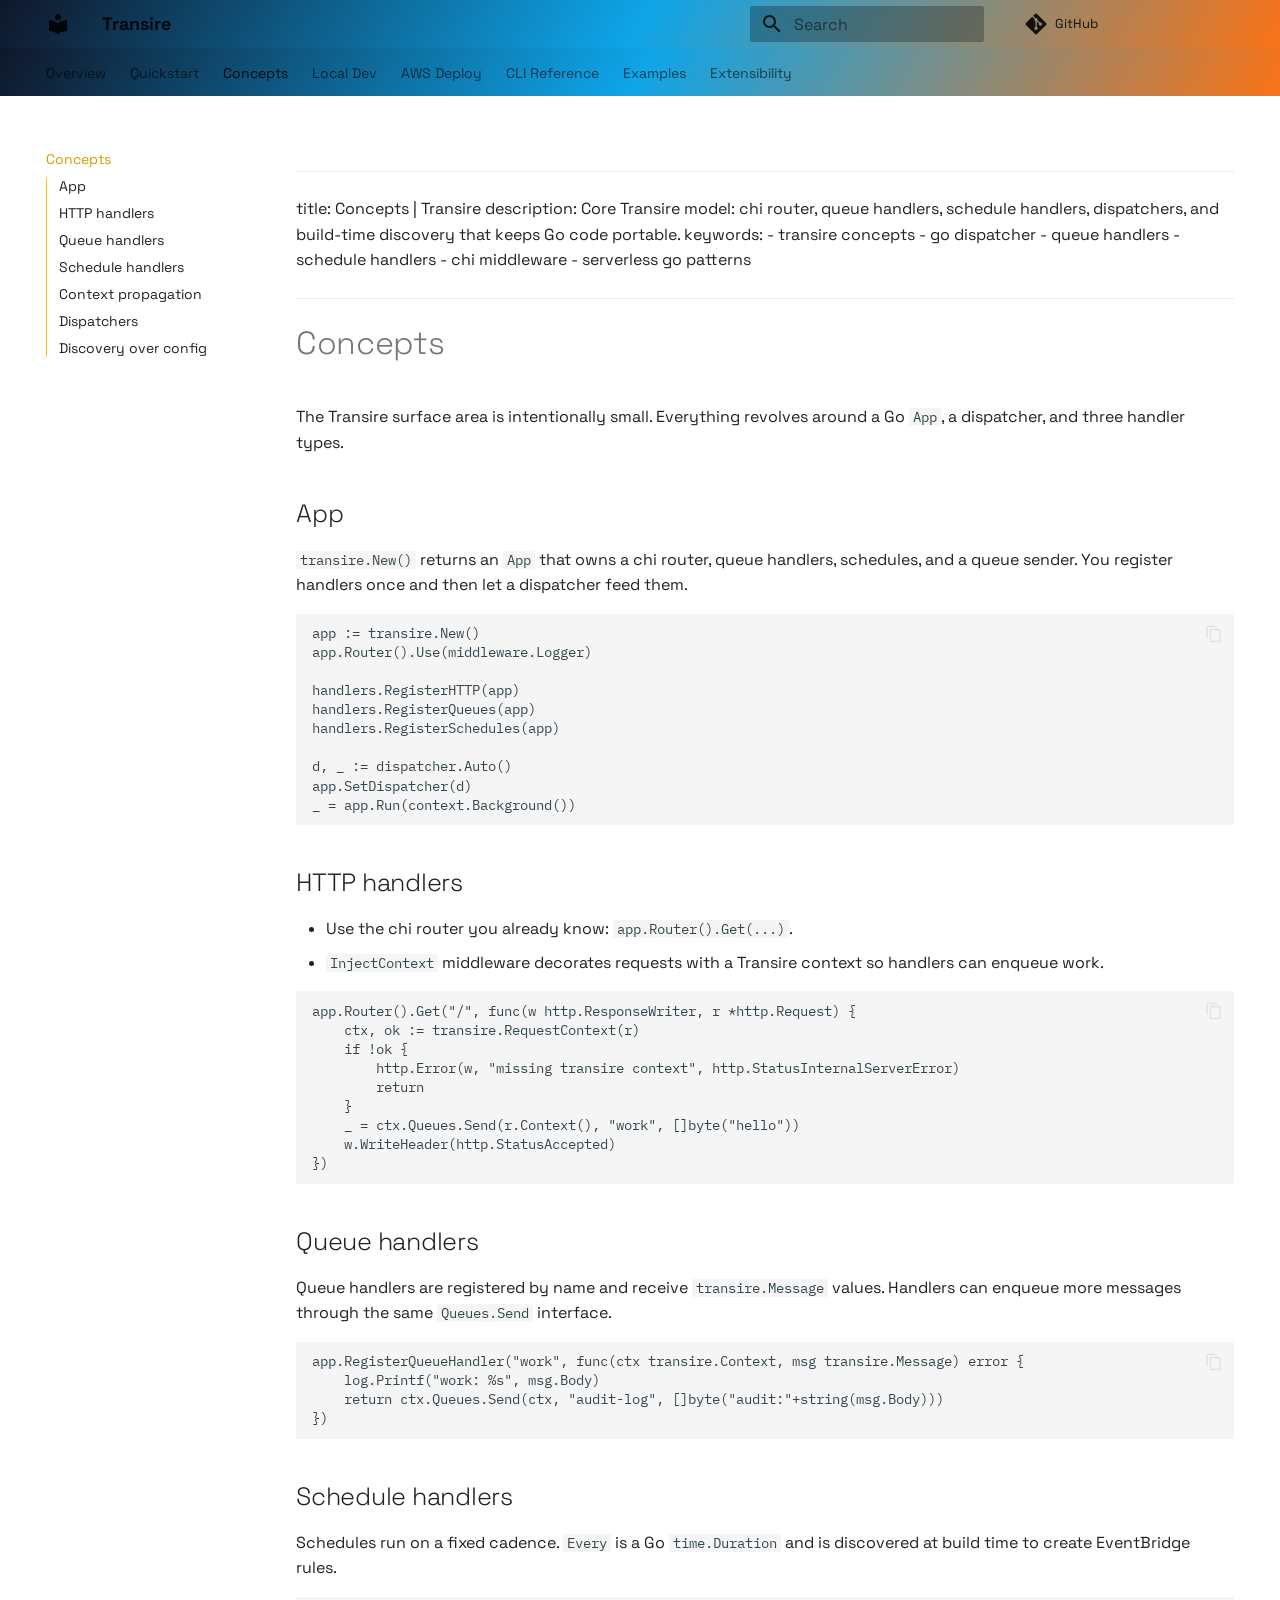
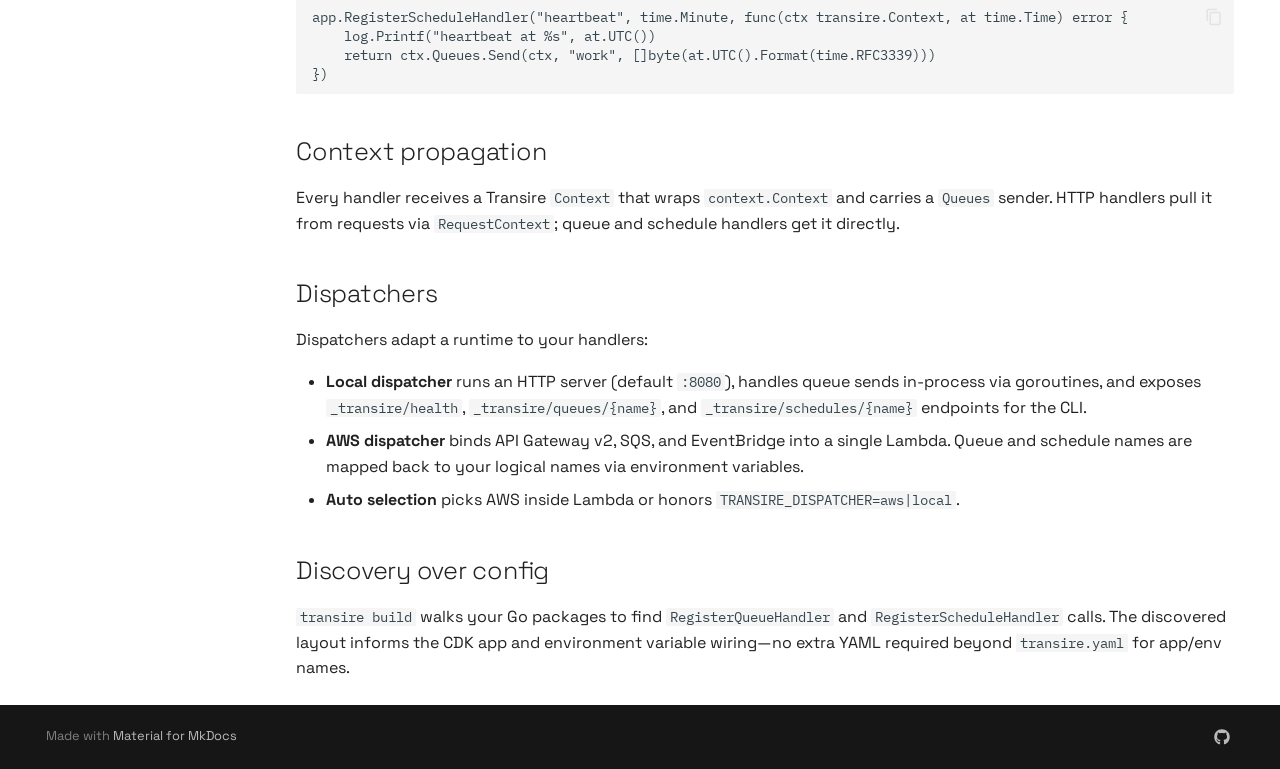
<file: concepts/index.html>
<!doctype html>
<html lang="en" class="no-js">
  <head>
    
      <meta charset="utf-8">
      <meta name="viewport" content="width=device-width,initial-scale=1">
      
        <meta name="description" content="Cloud-agnostic Go webapp framework for HTTP, queue, and schedule handlers with zero-boilerplate local and AWS dispatchers.">
      
      
        <meta name="author" content="Transire">
      
      
        <link rel="canonical" href="https://transire.github.io/concepts/">
      
      
        <link rel="prev" href="../quickstart/">
      
      
        <link rel="next" href="../local-development/">
      
      
        
      
      
      <link rel="icon" href="../assets/images/favicon.png">
      <meta name="generator" content="mkdocs-1.6.1, mkdocs-material-9.7.0">
    
    
      
        <title>Concepts - Transire</title>
      
    
    
      <link rel="stylesheet" href="../assets/stylesheets/main.618322db.min.css">
      
        
        <link rel="stylesheet" href="../assets/stylesheets/palette.ab4e12ef.min.css">
      
      


    
    
      
    
    
      
        
        
        <link rel="preconnect" href="https://fonts.gstatic.com" crossorigin>
        <link rel="stylesheet" href="https://fonts.googleapis.com/css?family=Space+Grotesk:300,300i,400,400i,700,700i%7CIBM+Plex+Mono:400,400i,700,700i&display=fallback">
        <style>:root{--md-text-font:"Space Grotesk";--md-code-font:"IBM Plex Mono"}</style>
      
    
    
      <link rel="stylesheet" href="../styles/extra.css">
    
    <script>__md_scope=new URL("..",location),__md_hash=e=>[...e].reduce(((e,_)=>(e<<5)-e+_.charCodeAt(0)),0),__md_get=(e,_=localStorage,t=__md_scope)=>JSON.parse(_.getItem(t.pathname+"."+e)),__md_set=(e,_,t=localStorage,a=__md_scope)=>{try{t.setItem(a.pathname+"."+e,JSON.stringify(_))}catch(e){}}</script>
    
      

    
    
  </head>
  
  
    
    
      
    
    
    
    
    <body dir="ltr" data-md-color-scheme="default" data-md-color-primary="amber" data-md-color-accent="teal">
  
    
    <input class="md-toggle" data-md-toggle="drawer" type="checkbox" id="__drawer" autocomplete="off">
    <input class="md-toggle" data-md-toggle="search" type="checkbox" id="__search" autocomplete="off">
    <label class="md-overlay" for="__drawer"></label>
    <div data-md-component="skip">
      
        
        <a href="#concepts" class="md-skip">
          Skip to content
        </a>
      
    </div>
    <div data-md-component="announce">
      
    </div>
    
    
      

<header class="md-header" data-md-component="header">
  <nav class="md-header__inner md-grid" aria-label="Header">
    <a href=".." title="Transire" class="md-header__button md-logo" aria-label="Transire" data-md-component="logo">
      
  
  <svg xmlns="http://www.w3.org/2000/svg" viewBox="0 0 24 24"><path d="M12 8a3 3 0 0 0 3-3 3 3 0 0 0-3-3 3 3 0 0 0-3 3 3 3 0 0 0 3 3m0 3.54C9.64 9.35 6.5 8 3 8v11c3.5 0 6.64 1.35 9 3.54 2.36-2.19 5.5-3.54 9-3.54V8c-3.5 0-6.64 1.35-9 3.54"/></svg>

    </a>
    <label class="md-header__button md-icon" for="__drawer">
      
      <svg xmlns="http://www.w3.org/2000/svg" viewBox="0 0 24 24"><path d="M3 6h18v2H3zm0 5h18v2H3zm0 5h18v2H3z"/></svg>
    </label>
    <div class="md-header__title" data-md-component="header-title">
      <div class="md-header__ellipsis">
        <div class="md-header__topic">
          <span class="md-ellipsis">
            Transire
          </span>
        </div>
        <div class="md-header__topic" data-md-component="header-topic">
          <span class="md-ellipsis">
            
              Concepts
            
          </span>
        </div>
      </div>
    </div>
    
      
        <form class="md-header__option" data-md-component="palette">
  
    
    
    
    <input class="md-option" data-md-color-media="" data-md-color-scheme="default" data-md-color-primary="amber" data-md-color-accent="teal"  aria-hidden="true"  type="radio" name="__palette" id="__palette_0">
    
  
</form>
      
    
    
      <script>var palette=__md_get("__palette");if(palette&&palette.color){if("(prefers-color-scheme)"===palette.color.media){var media=matchMedia("(prefers-color-scheme: light)"),input=document.querySelector(media.matches?"[data-md-color-media='(prefers-color-scheme: light)']":"[data-md-color-media='(prefers-color-scheme: dark)']");palette.color.media=input.getAttribute("data-md-color-media"),palette.color.scheme=input.getAttribute("data-md-color-scheme"),palette.color.primary=input.getAttribute("data-md-color-primary"),palette.color.accent=input.getAttribute("data-md-color-accent")}for(var[key,value]of Object.entries(palette.color))document.body.setAttribute("data-md-color-"+key,value)}</script>
    
    
    
      
      
        <label class="md-header__button md-icon" for="__search">
          
          <svg xmlns="http://www.w3.org/2000/svg" viewBox="0 0 24 24"><path d="M9.5 3A6.5 6.5 0 0 1 16 9.5c0 1.61-.59 3.09-1.56 4.23l.27.27h.79l5 5-1.5 1.5-5-5v-.79l-.27-.27A6.52 6.52 0 0 1 9.5 16 6.5 6.5 0 0 1 3 9.5 6.5 6.5 0 0 1 9.5 3m0 2C7 5 5 7 5 9.5S7 14 9.5 14 14 12 14 9.5 12 5 9.5 5"/></svg>
        </label>
        <div class="md-search" data-md-component="search" role="dialog">
  <label class="md-search__overlay" for="__search"></label>
  <div class="md-search__inner" role="search">
    <form class="md-search__form" name="search">
      <input type="text" class="md-search__input" name="query" aria-label="Search" placeholder="Search" autocapitalize="off" autocorrect="off" autocomplete="off" spellcheck="false" data-md-component="search-query" required>
      <label class="md-search__icon md-icon" for="__search">
        
        <svg xmlns="http://www.w3.org/2000/svg" viewBox="0 0 24 24"><path d="M9.5 3A6.5 6.5 0 0 1 16 9.5c0 1.61-.59 3.09-1.56 4.23l.27.27h.79l5 5-1.5 1.5-5-5v-.79l-.27-.27A6.52 6.52 0 0 1 9.5 16 6.5 6.5 0 0 1 3 9.5 6.5 6.5 0 0 1 9.5 3m0 2C7 5 5 7 5 9.5S7 14 9.5 14 14 12 14 9.5 12 5 9.5 5"/></svg>
        
        <svg xmlns="http://www.w3.org/2000/svg" viewBox="0 0 24 24"><path d="M20 11v2H8l5.5 5.5-1.42 1.42L4.16 12l7.92-7.92L13.5 5.5 8 11z"/></svg>
      </label>
      <nav class="md-search__options" aria-label="Search">
        
        <button type="reset" class="md-search__icon md-icon" title="Clear" aria-label="Clear" tabindex="-1">
          
          <svg xmlns="http://www.w3.org/2000/svg" viewBox="0 0 24 24"><path d="M19 6.41 17.59 5 12 10.59 6.41 5 5 6.41 10.59 12 5 17.59 6.41 19 12 13.41 17.59 19 19 17.59 13.41 12z"/></svg>
        </button>
      </nav>
      
    </form>
    <div class="md-search__output">
      <div class="md-search__scrollwrap" tabindex="0" data-md-scrollfix>
        <div class="md-search-result" data-md-component="search-result">
          <div class="md-search-result__meta">
            Initializing search
          </div>
          <ol class="md-search-result__list" role="presentation"></ol>
        </div>
      </div>
    </div>
  </div>
</div>
      
    
    
      <div class="md-header__source">
        <a href="https://github.com/transire/transire" title="Go to repository" class="md-source" data-md-component="source">
  <div class="md-source__icon md-icon">
    
    <svg xmlns="http://www.w3.org/2000/svg" viewBox="0 0 448 512"><!--! Font Awesome Free 7.1.0 by @fontawesome - https://fontawesome.com License - https://fontawesome.com/license/free (Icons: CC BY 4.0, Fonts: SIL OFL 1.1, Code: MIT License) Copyright 2025 Fonticons, Inc.--><path d="M439.6 236.1 244 40.5c-5.4-5.5-12.8-8.5-20.4-8.5s-15 3-20.4 8.4L162.5 81l51.5 51.5c27.1-9.1 52.7 16.8 43.4 43.7l49.7 49.7c34.2-11.8 61.2 31 35.5 56.7-26.5 26.5-70.2-2.9-56-37.3L240.3 199v121.9c25.3 12.5 22.3 41.8 9.1 55-6.4 6.4-15.2 10.1-24.3 10.1s-17.8-3.6-24.3-10.1c-17.6-17.6-11.1-46.9 11.2-56v-123c-20.8-8.5-24.6-30.7-18.6-45L142.6 101 8.5 235.1C3 240.6 0 247.9 0 255.5s3 15 8.5 20.4l195.6 195.7c5.4 5.4 12.7 8.4 20.4 8.4s15-3 20.4-8.4l194.7-194.7c5.4-5.4 8.4-12.8 8.4-20.4s-3-15-8.4-20.4"/></svg>
  </div>
  <div class="md-source__repository">
    GitHub
  </div>
</a>
      </div>
    
  </nav>
  
</header>
    
    <div class="md-container" data-md-component="container">
      
      
        
          
            
<nav class="md-tabs" aria-label="Tabs" data-md-component="tabs">
  <div class="md-grid">
    <ul class="md-tabs__list">
      
        
  
  
  
  
    <li class="md-tabs__item">
      <a href=".." class="md-tabs__link">
        
  
  
    
  
  Overview

      </a>
    </li>
  

      
        
  
  
  
  
    <li class="md-tabs__item">
      <a href="../quickstart/" class="md-tabs__link">
        
  
  
    
  
  Quickstart

      </a>
    </li>
  

      
        
  
  
  
    
  
  
    <li class="md-tabs__item md-tabs__item--active">
      <a href="./" class="md-tabs__link">
        
  
  
    
  
  Concepts

      </a>
    </li>
  

      
        
  
  
  
  
    <li class="md-tabs__item">
      <a href="../local-development/" class="md-tabs__link">
        
  
  
    
  
  Local Dev

      </a>
    </li>
  

      
        
  
  
  
  
    <li class="md-tabs__item">
      <a href="../aws-deploy/" class="md-tabs__link">
        
  
  
    
  
  AWS Deploy

      </a>
    </li>
  

      
        
  
  
  
  
    <li class="md-tabs__item">
      <a href="../cli/" class="md-tabs__link">
        
  
  
    
  
  CLI Reference

      </a>
    </li>
  

      
        
  
  
  
  
    <li class="md-tabs__item">
      <a href="../examples/" class="md-tabs__link">
        
  
  
    
  
  Examples

      </a>
    </li>
  

      
        
  
  
  
  
    <li class="md-tabs__item">
      <a href="../extensibility/" class="md-tabs__link">
        
  
  
    
  
  Extensibility

      </a>
    </li>
  

      
    </ul>
  </div>
</nav>
          
        
      
      <main class="md-main" data-md-component="main">
        <div class="md-main__inner md-grid">
          
            
              
              <div class="md-sidebar md-sidebar--primary" data-md-component="sidebar" data-md-type="navigation" >
                <div class="md-sidebar__scrollwrap">
                  <div class="md-sidebar__inner">
                    


  


  

<nav class="md-nav md-nav--primary md-nav--lifted md-nav--integrated" aria-label="Navigation" data-md-level="0">
  <label class="md-nav__title" for="__drawer">
    <a href=".." title="Transire" class="md-nav__button md-logo" aria-label="Transire" data-md-component="logo">
      
  
  <svg xmlns="http://www.w3.org/2000/svg" viewBox="0 0 24 24"><path d="M12 8a3 3 0 0 0 3-3 3 3 0 0 0-3-3 3 3 0 0 0-3 3 3 3 0 0 0 3 3m0 3.54C9.64 9.35 6.5 8 3 8v11c3.5 0 6.64 1.35 9 3.54 2.36-2.19 5.5-3.54 9-3.54V8c-3.5 0-6.64 1.35-9 3.54"/></svg>

    </a>
    Transire
  </label>
  
    <div class="md-nav__source">
      <a href="https://github.com/transire/transire" title="Go to repository" class="md-source" data-md-component="source">
  <div class="md-source__icon md-icon">
    
    <svg xmlns="http://www.w3.org/2000/svg" viewBox="0 0 448 512"><!--! Font Awesome Free 7.1.0 by @fontawesome - https://fontawesome.com License - https://fontawesome.com/license/free (Icons: CC BY 4.0, Fonts: SIL OFL 1.1, Code: MIT License) Copyright 2025 Fonticons, Inc.--><path d="M439.6 236.1 244 40.5c-5.4-5.5-12.8-8.5-20.4-8.5s-15 3-20.4 8.4L162.5 81l51.5 51.5c27.1-9.1 52.7 16.8 43.4 43.7l49.7 49.7c34.2-11.8 61.2 31 35.5 56.7-26.5 26.5-70.2-2.9-56-37.3L240.3 199v121.9c25.3 12.5 22.3 41.8 9.1 55-6.4 6.4-15.2 10.1-24.3 10.1s-17.8-3.6-24.3-10.1c-17.6-17.6-11.1-46.9 11.2-56v-123c-20.8-8.5-24.6-30.7-18.6-45L142.6 101 8.5 235.1C3 240.6 0 247.9 0 255.5s3 15 8.5 20.4l195.6 195.7c5.4 5.4 12.7 8.4 20.4 8.4s15-3 20.4-8.4l194.7-194.7c5.4-5.4 8.4-12.8 8.4-20.4s-3-15-8.4-20.4"/></svg>
  </div>
  <div class="md-source__repository">
    GitHub
  </div>
</a>
    </div>
  
  <ul class="md-nav__list" data-md-scrollfix>
    
      
      
  
  
  
  
    <li class="md-nav__item">
      <a href=".." class="md-nav__link">
        
  
  
  <span class="md-ellipsis">
    
  
    Overview
  

    
  </span>
  
  

      </a>
    </li>
  

    
      
      
  
  
  
  
    <li class="md-nav__item">
      <a href="../quickstart/" class="md-nav__link">
        
  
  
  <span class="md-ellipsis">
    
  
    Quickstart
  

    
  </span>
  
  

      </a>
    </li>
  

    
      
      
  
  
    
  
  
  
    <li class="md-nav__item md-nav__item--active">
      
      <input class="md-nav__toggle md-toggle" type="checkbox" id="__toc">
      
      
        
      
      
        <label class="md-nav__link md-nav__link--active" for="__toc">
          
  
  
  <span class="md-ellipsis">
    
  
    Concepts
  

    
  </span>
  
  

          <span class="md-nav__icon md-icon"></span>
        </label>
      
      <a href="./" class="md-nav__link md-nav__link--active">
        
  
  
  <span class="md-ellipsis">
    
  
    Concepts
  

    
  </span>
  
  

      </a>
      
        

<nav class="md-nav md-nav--secondary" aria-label="Table of contents">
  
  
  
    
  
  
    <label class="md-nav__title" for="__toc">
      <span class="md-nav__icon md-icon"></span>
      Table of contents
    </label>
    <ul class="md-nav__list" data-md-component="toc" data-md-scrollfix>
      
        <li class="md-nav__item">
  <a href="#app" class="md-nav__link">
    <span class="md-ellipsis">
      
        App
      
    </span>
  </a>
  
</li>
      
        <li class="md-nav__item">
  <a href="#http-handlers" class="md-nav__link">
    <span class="md-ellipsis">
      
        HTTP handlers
      
    </span>
  </a>
  
</li>
      
        <li class="md-nav__item">
  <a href="#queue-handlers" class="md-nav__link">
    <span class="md-ellipsis">
      
        Queue handlers
      
    </span>
  </a>
  
</li>
      
        <li class="md-nav__item">
  <a href="#schedule-handlers" class="md-nav__link">
    <span class="md-ellipsis">
      
        Schedule handlers
      
    </span>
  </a>
  
</li>
      
        <li class="md-nav__item">
  <a href="#context-propagation" class="md-nav__link">
    <span class="md-ellipsis">
      
        Context propagation
      
    </span>
  </a>
  
</li>
      
        <li class="md-nav__item">
  <a href="#dispatchers" class="md-nav__link">
    <span class="md-ellipsis">
      
        Dispatchers
      
    </span>
  </a>
  
</li>
      
        <li class="md-nav__item">
  <a href="#discovery-over-config" class="md-nav__link">
    <span class="md-ellipsis">
      
        Discovery over config
      
    </span>
  </a>
  
</li>
      
    </ul>
  
</nav>
      
    </li>
  

    
      
      
  
  
  
  
    <li class="md-nav__item">
      <a href="../local-development/" class="md-nav__link">
        
  
  
  <span class="md-ellipsis">
    
  
    Local Dev
  

    
  </span>
  
  

      </a>
    </li>
  

    
      
      
  
  
  
  
    <li class="md-nav__item">
      <a href="../aws-deploy/" class="md-nav__link">
        
  
  
  <span class="md-ellipsis">
    
  
    AWS Deploy
  

    
  </span>
  
  

      </a>
    </li>
  

    
      
      
  
  
  
  
    <li class="md-nav__item">
      <a href="../cli/" class="md-nav__link">
        
  
  
  <span class="md-ellipsis">
    
  
    CLI Reference
  

    
  </span>
  
  

      </a>
    </li>
  

    
      
      
  
  
  
  
    <li class="md-nav__item">
      <a href="../examples/" class="md-nav__link">
        
  
  
  <span class="md-ellipsis">
    
  
    Examples
  

    
  </span>
  
  

      </a>
    </li>
  

    
      
      
  
  
  
  
    <li class="md-nav__item">
      <a href="../extensibility/" class="md-nav__link">
        
  
  
  <span class="md-ellipsis">
    
  
    Extensibility
  

    
  </span>
  
  

      </a>
    </li>
  

    
  </ul>
</nav>
                  </div>
                </div>
              </div>
            
            
          
          
            <div class="md-content" data-md-component="content">
              
              <article class="md-content__inner md-typeset">
                
                  


  
  


<hr />
<p>title: Concepts | Transire
description: Core Transire model: chi router, queue handlers, schedule handlers, dispatchers, and build-time discovery that keeps Go code portable.
keywords:
  - transire concepts
  - go dispatcher
  - queue handlers
  - schedule handlers
  - chi middleware
  - serverless go patterns</p>
<hr />
<h1 id="concepts">Concepts<a class="headerlink" href="#concepts" title="Permanent link">&para;</a></h1>
<p>The Transire surface area is intentionally small. Everything revolves around a Go <code>App</code>, a dispatcher, and three handler types.</p>
<h2 id="app">App<a class="headerlink" href="#app" title="Permanent link">&para;</a></h2>
<p><code>transire.New()</code> returns an <code>App</code> that owns a chi router, queue handlers, schedules, and a queue sender. You register handlers once and then let a dispatcher feed them.</p>
<div class="codehilite"><pre><span></span><code><span class="nx">app</span><span class="w"> </span><span class="o">:=</span><span class="w"> </span><span class="nx">transire</span><span class="p">.</span><span class="nx">New</span><span class="p">()</span>
<span class="nx">app</span><span class="p">.</span><span class="nx">Router</span><span class="p">().</span><span class="nx">Use</span><span class="p">(</span><span class="nx">middleware</span><span class="p">.</span><span class="nx">Logger</span><span class="p">)</span>

<span class="nx">handlers</span><span class="p">.</span><span class="nx">RegisterHTTP</span><span class="p">(</span><span class="nx">app</span><span class="p">)</span>
<span class="nx">handlers</span><span class="p">.</span><span class="nx">RegisterQueues</span><span class="p">(</span><span class="nx">app</span><span class="p">)</span>
<span class="nx">handlers</span><span class="p">.</span><span class="nx">RegisterSchedules</span><span class="p">(</span><span class="nx">app</span><span class="p">)</span>

<span class="nx">d</span><span class="p">,</span><span class="w"> </span><span class="nx">_</span><span class="w"> </span><span class="o">:=</span><span class="w"> </span><span class="nx">dispatcher</span><span class="p">.</span><span class="nx">Auto</span><span class="p">()</span>
<span class="nx">app</span><span class="p">.</span><span class="nx">SetDispatcher</span><span class="p">(</span><span class="nx">d</span><span class="p">)</span>
<span class="nx">_</span><span class="w"> </span><span class="p">=</span><span class="w"> </span><span class="nx">app</span><span class="p">.</span><span class="nx">Run</span><span class="p">(</span><span class="nx">context</span><span class="p">.</span><span class="nx">Background</span><span class="p">())</span>
</code></pre></div>

<h2 id="http-handlers">HTTP handlers<a class="headerlink" href="#http-handlers" title="Permanent link">&para;</a></h2>
<ul>
<li>Use the chi router you already know: <code>app.Router().Get(...)</code>.</li>
<li><code>InjectContext</code> middleware decorates requests with a Transire context so handlers can enqueue work.</li>
</ul>
<div class="codehilite"><pre><span></span><code><span class="nx">app</span><span class="p">.</span><span class="nx">Router</span><span class="p">().</span><span class="nx">Get</span><span class="p">(</span><span class="s">&quot;/&quot;</span><span class="p">,</span><span class="w"> </span><span class="kd">func</span><span class="p">(</span><span class="nx">w</span><span class="w"> </span><span class="nx">http</span><span class="p">.</span><span class="nx">ResponseWriter</span><span class="p">,</span><span class="w"> </span><span class="nx">r</span><span class="w"> </span><span class="o">*</span><span class="nx">http</span><span class="p">.</span><span class="nx">Request</span><span class="p">)</span><span class="w"> </span><span class="p">{</span>
<span class="w">    </span><span class="nx">ctx</span><span class="p">,</span><span class="w"> </span><span class="nx">ok</span><span class="w"> </span><span class="o">:=</span><span class="w"> </span><span class="nx">transire</span><span class="p">.</span><span class="nx">RequestContext</span><span class="p">(</span><span class="nx">r</span><span class="p">)</span>
<span class="w">    </span><span class="k">if</span><span class="w"> </span><span class="p">!</span><span class="nx">ok</span><span class="w"> </span><span class="p">{</span>
<span class="w">        </span><span class="nx">http</span><span class="p">.</span><span class="nx">Error</span><span class="p">(</span><span class="nx">w</span><span class="p">,</span><span class="w"> </span><span class="s">&quot;missing transire context&quot;</span><span class="p">,</span><span class="w"> </span><span class="nx">http</span><span class="p">.</span><span class="nx">StatusInternalServerError</span><span class="p">)</span>
<span class="w">        </span><span class="k">return</span>
<span class="w">    </span><span class="p">}</span>
<span class="w">    </span><span class="nx">_</span><span class="w"> </span><span class="p">=</span><span class="w"> </span><span class="nx">ctx</span><span class="p">.</span><span class="nx">Queues</span><span class="p">.</span><span class="nx">Send</span><span class="p">(</span><span class="nx">r</span><span class="p">.</span><span class="nx">Context</span><span class="p">(),</span><span class="w"> </span><span class="s">&quot;work&quot;</span><span class="p">,</span><span class="w"> </span><span class="p">[]</span><span class="nb">byte</span><span class="p">(</span><span class="s">&quot;hello&quot;</span><span class="p">))</span>
<span class="w">    </span><span class="nx">w</span><span class="p">.</span><span class="nx">WriteHeader</span><span class="p">(</span><span class="nx">http</span><span class="p">.</span><span class="nx">StatusAccepted</span><span class="p">)</span>
<span class="p">})</span>
</code></pre></div>

<h2 id="queue-handlers">Queue handlers<a class="headerlink" href="#queue-handlers" title="Permanent link">&para;</a></h2>
<p>Queue handlers are registered by name and receive <code>transire.Message</code> values. Handlers can enqueue more messages through the same <code>Queues.Send</code> interface.</p>
<div class="codehilite"><pre><span></span><code><span class="nx">app</span><span class="p">.</span><span class="nx">RegisterQueueHandler</span><span class="p">(</span><span class="s">&quot;work&quot;</span><span class="p">,</span><span class="w"> </span><span class="kd">func</span><span class="p">(</span><span class="nx">ctx</span><span class="w"> </span><span class="nx">transire</span><span class="p">.</span><span class="nx">Context</span><span class="p">,</span><span class="w"> </span><span class="nx">msg</span><span class="w"> </span><span class="nx">transire</span><span class="p">.</span><span class="nx">Message</span><span class="p">)</span><span class="w"> </span><span class="kt">error</span><span class="w"> </span><span class="p">{</span>
<span class="w">    </span><span class="nx">log</span><span class="p">.</span><span class="nx">Printf</span><span class="p">(</span><span class="s">&quot;work: %s&quot;</span><span class="p">,</span><span class="w"> </span><span class="nx">msg</span><span class="p">.</span><span class="nx">Body</span><span class="p">)</span>
<span class="w">    </span><span class="k">return</span><span class="w"> </span><span class="nx">ctx</span><span class="p">.</span><span class="nx">Queues</span><span class="p">.</span><span class="nx">Send</span><span class="p">(</span><span class="nx">ctx</span><span class="p">,</span><span class="w"> </span><span class="s">&quot;audit-log&quot;</span><span class="p">,</span><span class="w"> </span><span class="p">[]</span><span class="nb">byte</span><span class="p">(</span><span class="s">&quot;audit:&quot;</span><span class="o">+</span><span class="nb">string</span><span class="p">(</span><span class="nx">msg</span><span class="p">.</span><span class="nx">Body</span><span class="p">)))</span>
<span class="p">})</span>
</code></pre></div>

<h2 id="schedule-handlers">Schedule handlers<a class="headerlink" href="#schedule-handlers" title="Permanent link">&para;</a></h2>
<p>Schedules run on a fixed cadence. <code>Every</code> is a Go <code>time.Duration</code> and is discovered at build time to create EventBridge rules.</p>
<div class="codehilite"><pre><span></span><code><span class="nx">app</span><span class="p">.</span><span class="nx">RegisterScheduleHandler</span><span class="p">(</span><span class="s">&quot;heartbeat&quot;</span><span class="p">,</span><span class="w"> </span><span class="nx">time</span><span class="p">.</span><span class="nx">Minute</span><span class="p">,</span><span class="w"> </span><span class="kd">func</span><span class="p">(</span><span class="nx">ctx</span><span class="w"> </span><span class="nx">transire</span><span class="p">.</span><span class="nx">Context</span><span class="p">,</span><span class="w"> </span><span class="nx">at</span><span class="w"> </span><span class="nx">time</span><span class="p">.</span><span class="nx">Time</span><span class="p">)</span><span class="w"> </span><span class="kt">error</span><span class="w"> </span><span class="p">{</span>
<span class="w">    </span><span class="nx">log</span><span class="p">.</span><span class="nx">Printf</span><span class="p">(</span><span class="s">&quot;heartbeat at %s&quot;</span><span class="p">,</span><span class="w"> </span><span class="nx">at</span><span class="p">.</span><span class="nx">UTC</span><span class="p">())</span>
<span class="w">    </span><span class="k">return</span><span class="w"> </span><span class="nx">ctx</span><span class="p">.</span><span class="nx">Queues</span><span class="p">.</span><span class="nx">Send</span><span class="p">(</span><span class="nx">ctx</span><span class="p">,</span><span class="w"> </span><span class="s">&quot;work&quot;</span><span class="p">,</span><span class="w"> </span><span class="p">[]</span><span class="nb">byte</span><span class="p">(</span><span class="nx">at</span><span class="p">.</span><span class="nx">UTC</span><span class="p">().</span><span class="nx">Format</span><span class="p">(</span><span class="nx">time</span><span class="p">.</span><span class="nx">RFC3339</span><span class="p">)))</span>
<span class="p">})</span>
</code></pre></div>

<h2 id="context-propagation">Context propagation<a class="headerlink" href="#context-propagation" title="Permanent link">&para;</a></h2>
<p>Every handler receives a Transire <code>Context</code> that wraps <code>context.Context</code> and carries a <code>Queues</code> sender. HTTP handlers pull it from requests via <code>RequestContext</code>; queue and schedule handlers get it directly.</p>
<h2 id="dispatchers">Dispatchers<a class="headerlink" href="#dispatchers" title="Permanent link">&para;</a></h2>
<p>Dispatchers adapt a runtime to your handlers:</p>
<ul>
<li><strong>Local dispatcher</strong> runs an HTTP server (default <code>:8080</code>), handles queue sends in-process via goroutines, and exposes <code>_transire/health</code>, <code>_transire/queues/{name}</code>, and <code>_transire/schedules/{name}</code> endpoints for the CLI.</li>
<li><strong>AWS dispatcher</strong> binds API Gateway v2, SQS, and EventBridge into a single Lambda. Queue and schedule names are mapped back to your logical names via environment variables.</li>
<li><strong>Auto selection</strong> picks AWS inside Lambda or honors <code>TRANSIRE_DISPATCHER=aws|local</code>.</li>
</ul>
<h2 id="discovery-over-config">Discovery over config<a class="headerlink" href="#discovery-over-config" title="Permanent link">&para;</a></h2>
<p><code>transire build</code> walks your Go packages to find <code>RegisterQueueHandler</code> and <code>RegisterScheduleHandler</code> calls. The discovered layout informs the CDK app and environment variable wiring—no extra YAML required beyond <code>transire.yaml</code> for app/env names.</p>












                
              </article>
            </div>
          
          
<script>var target=document.getElementById(location.hash.slice(1));target&&target.name&&(target.checked=target.name.startsWith("__tabbed_"))</script>
        </div>
        
          <button type="button" class="md-top md-icon" data-md-component="top" hidden>
  
  <svg xmlns="http://www.w3.org/2000/svg" viewBox="0 0 24 24"><path d="M13 20h-2V8l-5.5 5.5-1.42-1.42L12 4.16l7.92 7.92-1.42 1.42L13 8z"/></svg>
  Back to top
</button>
        
      </main>
      
        <footer class="md-footer">
  
  <div class="md-footer-meta md-typeset">
    <div class="md-footer-meta__inner md-grid">
      <div class="md-copyright">
  
  
    Made with
    <a href="https://squidfunk.github.io/mkdocs-material/" target="_blank" rel="noopener">
      Material for MkDocs
    </a>
  
</div>
      
        
<div class="md-social">
  
    
    
    
    
    <a href="https://github.com/transire/transire" target="_blank" rel="noopener" title="Transire on GitHub" class="md-social__link">
      <svg xmlns="http://www.w3.org/2000/svg" viewBox="0 0 512 512"><!--! Font Awesome Free 7.1.0 by @fontawesome - https://fontawesome.com License - https://fontawesome.com/license/free (Icons: CC BY 4.0, Fonts: SIL OFL 1.1, Code: MIT License) Copyright 2025 Fonticons, Inc.--><path d="M173.9 397.4c0 2-2.3 3.6-5.2 3.6-3.3.3-5.6-1.3-5.6-3.6 0-2 2.3-3.6 5.2-3.6 3-.3 5.6 1.3 5.6 3.6m-31.1-4.5c-.7 2 1.3 4.3 4.3 4.9 2.6 1 5.6 0 6.2-2s-1.3-4.3-4.3-5.2c-2.6-.7-5.5.3-6.2 2.3m44.2-1.7c-2.9.7-4.9 2.6-4.6 4.9.3 2 2.9 3.3 5.9 2.6 2.9-.7 4.9-2.6 4.6-4.6-.3-1.9-3-3.2-5.9-2.9M252.8 8C114.1 8 8 113.3 8 252c0 110.9 69.8 205.8 169.5 239.2 12.8 2.3 17.3-5.6 17.3-12.1 0-6.2-.3-40.4-.3-61.4 0 0-70 15-84.7-29.8 0 0-11.4-29.1-27.8-36.6 0 0-22.9-15.7 1.6-15.4 0 0 24.9 2 38.6 25.8 21.9 38.6 58.6 27.5 72.9 20.9 2.3-16 8.8-27.1 16-33.7-55.9-6.2-112.3-14.3-112.3-110.5 0-27.5 7.6-41.3 23.6-58.9-2.6-6.5-11.1-33.3 2.6-67.9 20.9-6.5 69 27 69 27 20-5.6 41.5-8.5 62.8-8.5s42.8 2.9 62.8 8.5c0 0 48.1-33.6 69-27 13.7 34.7 5.2 61.4 2.6 67.9 16 17.7 25.8 31.5 25.8 58.9 0 96.5-58.9 104.2-114.8 110.5 9.2 7.9 17 22.9 17 46.4 0 33.7-.3 75.4-.3 83.6 0 6.5 4.6 14.4 17.3 12.1C436.2 457.8 504 362.9 504 252 504 113.3 391.5 8 252.8 8M105.2 352.9c-1.3 1-1 3.3.7 5.2 1.6 1.6 3.9 2.3 5.2 1 1.3-1 1-3.3-.7-5.2-1.6-1.6-3.9-2.3-5.2-1m-10.8-8.1c-.7 1.3.3 2.9 2.3 3.9 1.6 1 3.6.7 4.3-.7.7-1.3-.3-2.9-2.3-3.9-2-.6-3.6-.3-4.3.7m32.4 35.6c-1.6 1.3-1 4.3 1.3 6.2 2.3 2.3 5.2 2.6 6.5 1 1.3-1.3.7-4.3-1.3-6.2-2.2-2.3-5.2-2.6-6.5-1m-11.4-14.7c-1.6 1-1.6 3.6 0 5.9s4.3 3.3 5.6 2.3c1.6-1.3 1.6-3.9 0-6.2-1.4-2.3-4-3.3-5.6-2"/></svg>
    </a>
  
</div>
      
    </div>
  </div>
</footer>
      
    </div>
    <div class="md-dialog" data-md-component="dialog">
      <div class="md-dialog__inner md-typeset"></div>
    </div>
    
    
    
      
      
      <script id="__config" type="application/json">{"annotate": null, "base": "..", "features": ["navigation.instant", "navigation.tabs", "navigation.sections", "navigation.top", "content.code.copy", "toc.integrate", "search.highlight"], "search": "../assets/javascripts/workers/search.7a47a382.min.js", "tags": null, "translations": {"clipboard.copied": "Copied to clipboard", "clipboard.copy": "Copy to clipboard", "search.result.more.one": "1 more on this page", "search.result.more.other": "# more on this page", "search.result.none": "No matching documents", "search.result.one": "1 matching document", "search.result.other": "# matching documents", "search.result.placeholder": "Type to start searching", "search.result.term.missing": "Missing", "select.version": "Select version"}, "version": null}</script>
    
    
      <script src="../assets/javascripts/bundle.e71a0d61.min.js"></script>
      
    
  </body>
</html>
</file>
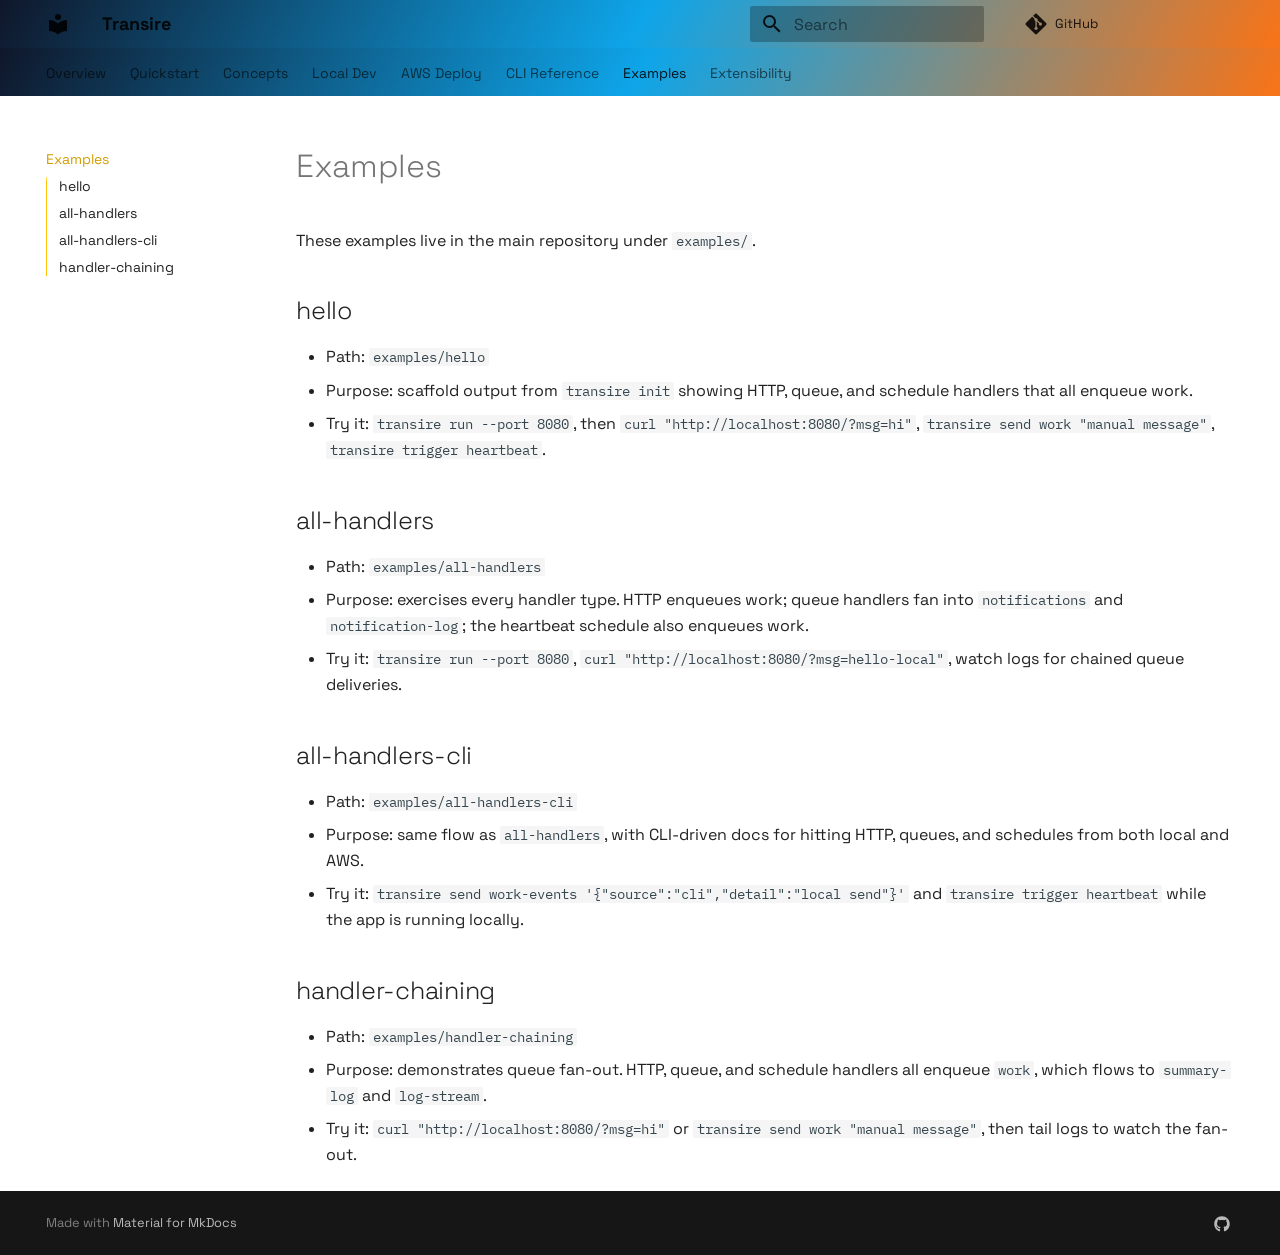
<file: examples/index.html>
<!doctype html>
<html lang="en" class="no-js">
  <head>
    
      <meta charset="utf-8">
      <meta name="viewport" content="width=device-width,initial-scale=1">
      
        <meta name="description" content="Reference Transire example apps covering scaffold output, all handlers, CLI-driven flows, and queue fan-out.">
      
      
        <meta name="author" content="Transire">
      
      
        <link rel="canonical" href="https://transire.github.io/examples/">
      
      
        <link rel="prev" href="../cli/">
      
      
        <link rel="next" href="../extensibility/">
      
      
        
      
      
      <link rel="icon" href="../assets/images/favicon.png">
      <meta name="generator" content="mkdocs-1.6.1, mkdocs-material-9.7.0">
    
    
      
        <title>Examples | Transire - Transire</title>
      
    
    
      <link rel="stylesheet" href="../assets/stylesheets/main.618322db.min.css">
      
        
        <link rel="stylesheet" href="../assets/stylesheets/palette.ab4e12ef.min.css">
      
      


    
    
      
    
    
      
        
        
        <link rel="preconnect" href="https://fonts.gstatic.com" crossorigin>
        <link rel="stylesheet" href="https://fonts.googleapis.com/css?family=Space+Grotesk:300,300i,400,400i,700,700i%7CIBM+Plex+Mono:400,400i,700,700i&display=fallback">
        <style>:root{--md-text-font:"Space Grotesk";--md-code-font:"IBM Plex Mono"}</style>
      
    
    
      <link rel="stylesheet" href="../styles/extra.css">
    
    <script>__md_scope=new URL("..",location),__md_hash=e=>[...e].reduce(((e,_)=>(e<<5)-e+_.charCodeAt(0)),0),__md_get=(e,_=localStorage,t=__md_scope)=>JSON.parse(_.getItem(t.pathname+"."+e)),__md_set=(e,_,t=localStorage,a=__md_scope)=>{try{t.setItem(a.pathname+"."+e,JSON.stringify(_))}catch(e){}}</script>
    
      

    
    
  </head>
  
  
    
    
      
    
    
    
    
    <body dir="ltr" data-md-color-scheme="default" data-md-color-primary="amber" data-md-color-accent="teal">
  
    
    <input class="md-toggle" data-md-toggle="drawer" type="checkbox" id="__drawer" autocomplete="off">
    <input class="md-toggle" data-md-toggle="search" type="checkbox" id="__search" autocomplete="off">
    <label class="md-overlay" for="__drawer"></label>
    <div data-md-component="skip">
      
        
        <a href="#examples" class="md-skip">
          Skip to content
        </a>
      
    </div>
    <div data-md-component="announce">
      
    </div>
    
    
      

<header class="md-header" data-md-component="header">
  <nav class="md-header__inner md-grid" aria-label="Header">
    <a href=".." title="Transire" class="md-header__button md-logo" aria-label="Transire" data-md-component="logo">
      
  
  <svg xmlns="http://www.w3.org/2000/svg" viewBox="0 0 24 24"><path d="M12 8a3 3 0 0 0 3-3 3 3 0 0 0-3-3 3 3 0 0 0-3 3 3 3 0 0 0 3 3m0 3.54C9.64 9.35 6.5 8 3 8v11c3.5 0 6.64 1.35 9 3.54 2.36-2.19 5.5-3.54 9-3.54V8c-3.5 0-6.64 1.35-9 3.54"/></svg>

    </a>
    <label class="md-header__button md-icon" for="__drawer">
      
      <svg xmlns="http://www.w3.org/2000/svg" viewBox="0 0 24 24"><path d="M3 6h18v2H3zm0 5h18v2H3zm0 5h18v2H3z"/></svg>
    </label>
    <div class="md-header__title" data-md-component="header-title">
      <div class="md-header__ellipsis">
        <div class="md-header__topic">
          <span class="md-ellipsis">
            Transire
          </span>
        </div>
        <div class="md-header__topic" data-md-component="header-topic">
          <span class="md-ellipsis">
            
              Examples | Transire
            
          </span>
        </div>
      </div>
    </div>
    
      
        <form class="md-header__option" data-md-component="palette">
  
    
    
    
    <input class="md-option" data-md-color-media="" data-md-color-scheme="default" data-md-color-primary="amber" data-md-color-accent="teal"  aria-hidden="true"  type="radio" name="__palette" id="__palette_0">
    
  
</form>
      
    
    
      <script>var palette=__md_get("__palette");if(palette&&palette.color){if("(prefers-color-scheme)"===palette.color.media){var media=matchMedia("(prefers-color-scheme: light)"),input=document.querySelector(media.matches?"[data-md-color-media='(prefers-color-scheme: light)']":"[data-md-color-media='(prefers-color-scheme: dark)']");palette.color.media=input.getAttribute("data-md-color-media"),palette.color.scheme=input.getAttribute("data-md-color-scheme"),palette.color.primary=input.getAttribute("data-md-color-primary"),palette.color.accent=input.getAttribute("data-md-color-accent")}for(var[key,value]of Object.entries(palette.color))document.body.setAttribute("data-md-color-"+key,value)}</script>
    
    
    
      
      
        <label class="md-header__button md-icon" for="__search">
          
          <svg xmlns="http://www.w3.org/2000/svg" viewBox="0 0 24 24"><path d="M9.5 3A6.5 6.5 0 0 1 16 9.5c0 1.61-.59 3.09-1.56 4.23l.27.27h.79l5 5-1.5 1.5-5-5v-.79l-.27-.27A6.52 6.52 0 0 1 9.5 16 6.5 6.5 0 0 1 3 9.5 6.5 6.5 0 0 1 9.5 3m0 2C7 5 5 7 5 9.5S7 14 9.5 14 14 12 14 9.5 12 5 9.5 5"/></svg>
        </label>
        <div class="md-search" data-md-component="search" role="dialog">
  <label class="md-search__overlay" for="__search"></label>
  <div class="md-search__inner" role="search">
    <form class="md-search__form" name="search">
      <input type="text" class="md-search__input" name="query" aria-label="Search" placeholder="Search" autocapitalize="off" autocorrect="off" autocomplete="off" spellcheck="false" data-md-component="search-query" required>
      <label class="md-search__icon md-icon" for="__search">
        
        <svg xmlns="http://www.w3.org/2000/svg" viewBox="0 0 24 24"><path d="M9.5 3A6.5 6.5 0 0 1 16 9.5c0 1.61-.59 3.09-1.56 4.23l.27.27h.79l5 5-1.5 1.5-5-5v-.79l-.27-.27A6.52 6.52 0 0 1 9.5 16 6.5 6.5 0 0 1 3 9.5 6.5 6.5 0 0 1 9.5 3m0 2C7 5 5 7 5 9.5S7 14 9.5 14 14 12 14 9.5 12 5 9.5 5"/></svg>
        
        <svg xmlns="http://www.w3.org/2000/svg" viewBox="0 0 24 24"><path d="M20 11v2H8l5.5 5.5-1.42 1.42L4.16 12l7.92-7.92L13.5 5.5 8 11z"/></svg>
      </label>
      <nav class="md-search__options" aria-label="Search">
        
        <button type="reset" class="md-search__icon md-icon" title="Clear" aria-label="Clear" tabindex="-1">
          
          <svg xmlns="http://www.w3.org/2000/svg" viewBox="0 0 24 24"><path d="M19 6.41 17.59 5 12 10.59 6.41 5 5 6.41 10.59 12 5 17.59 6.41 19 12 13.41 17.59 19 19 17.59 13.41 12z"/></svg>
        </button>
      </nav>
      
    </form>
    <div class="md-search__output">
      <div class="md-search__scrollwrap" tabindex="0" data-md-scrollfix>
        <div class="md-search-result" data-md-component="search-result">
          <div class="md-search-result__meta">
            Initializing search
          </div>
          <ol class="md-search-result__list" role="presentation"></ol>
        </div>
      </div>
    </div>
  </div>
</div>
      
    
    
      <div class="md-header__source">
        <a href="https://github.com/transire/transire" title="Go to repository" class="md-source" data-md-component="source">
  <div class="md-source__icon md-icon">
    
    <svg xmlns="http://www.w3.org/2000/svg" viewBox="0 0 448 512"><!--! Font Awesome Free 7.1.0 by @fontawesome - https://fontawesome.com License - https://fontawesome.com/license/free (Icons: CC BY 4.0, Fonts: SIL OFL 1.1, Code: MIT License) Copyright 2025 Fonticons, Inc.--><path d="M439.6 236.1 244 40.5c-5.4-5.5-12.8-8.5-20.4-8.5s-15 3-20.4 8.4L162.5 81l51.5 51.5c27.1-9.1 52.7 16.8 43.4 43.7l49.7 49.7c34.2-11.8 61.2 31 35.5 56.7-26.5 26.5-70.2-2.9-56-37.3L240.3 199v121.9c25.3 12.5 22.3 41.8 9.1 55-6.4 6.4-15.2 10.1-24.3 10.1s-17.8-3.6-24.3-10.1c-17.6-17.6-11.1-46.9 11.2-56v-123c-20.8-8.5-24.6-30.7-18.6-45L142.6 101 8.5 235.1C3 240.6 0 247.9 0 255.5s3 15 8.5 20.4l195.6 195.7c5.4 5.4 12.7 8.4 20.4 8.4s15-3 20.4-8.4l194.7-194.7c5.4-5.4 8.4-12.8 8.4-20.4s-3-15-8.4-20.4"/></svg>
  </div>
  <div class="md-source__repository">
    GitHub
  </div>
</a>
      </div>
    
  </nav>
  
</header>
    
    <div class="md-container" data-md-component="container">
      
      
        
          
            
<nav class="md-tabs" aria-label="Tabs" data-md-component="tabs">
  <div class="md-grid">
    <ul class="md-tabs__list">
      
        
  
  
  
  
    <li class="md-tabs__item">
      <a href=".." class="md-tabs__link">
        
  
  
    
  
  Overview

      </a>
    </li>
  

      
        
  
  
  
  
    <li class="md-tabs__item">
      <a href="../quickstart/" class="md-tabs__link">
        
  
  
    
  
  Quickstart

      </a>
    </li>
  

      
        
  
  
  
  
    <li class="md-tabs__item">
      <a href="../concepts/" class="md-tabs__link">
        
  
  
    
  
  Concepts

      </a>
    </li>
  

      
        
  
  
  
  
    <li class="md-tabs__item">
      <a href="../local-development/" class="md-tabs__link">
        
  
  
    
  
  Local Dev

      </a>
    </li>
  

      
        
  
  
  
  
    <li class="md-tabs__item">
      <a href="../aws-deploy/" class="md-tabs__link">
        
  
  
    
  
  AWS Deploy

      </a>
    </li>
  

      
        
  
  
  
  
    <li class="md-tabs__item">
      <a href="../cli/" class="md-tabs__link">
        
  
  
    
  
  CLI Reference

      </a>
    </li>
  

      
        
  
  
  
    
  
  
    <li class="md-tabs__item md-tabs__item--active">
      <a href="./" class="md-tabs__link">
        
  
  
    
  
  Examples

      </a>
    </li>
  

      
        
  
  
  
  
    <li class="md-tabs__item">
      <a href="../extensibility/" class="md-tabs__link">
        
  
  
    
  
  Extensibility

      </a>
    </li>
  

      
    </ul>
  </div>
</nav>
          
        
      
      <main class="md-main" data-md-component="main">
        <div class="md-main__inner md-grid">
          
            
              
              <div class="md-sidebar md-sidebar--primary" data-md-component="sidebar" data-md-type="navigation" >
                <div class="md-sidebar__scrollwrap">
                  <div class="md-sidebar__inner">
                    


  


  

<nav class="md-nav md-nav--primary md-nav--lifted md-nav--integrated" aria-label="Navigation" data-md-level="0">
  <label class="md-nav__title" for="__drawer">
    <a href=".." title="Transire" class="md-nav__button md-logo" aria-label="Transire" data-md-component="logo">
      
  
  <svg xmlns="http://www.w3.org/2000/svg" viewBox="0 0 24 24"><path d="M12 8a3 3 0 0 0 3-3 3 3 0 0 0-3-3 3 3 0 0 0-3 3 3 3 0 0 0 3 3m0 3.54C9.64 9.35 6.5 8 3 8v11c3.5 0 6.64 1.35 9 3.54 2.36-2.19 5.5-3.54 9-3.54V8c-3.5 0-6.64 1.35-9 3.54"/></svg>

    </a>
    Transire
  </label>
  
    <div class="md-nav__source">
      <a href="https://github.com/transire/transire" title="Go to repository" class="md-source" data-md-component="source">
  <div class="md-source__icon md-icon">
    
    <svg xmlns="http://www.w3.org/2000/svg" viewBox="0 0 448 512"><!--! Font Awesome Free 7.1.0 by @fontawesome - https://fontawesome.com License - https://fontawesome.com/license/free (Icons: CC BY 4.0, Fonts: SIL OFL 1.1, Code: MIT License) Copyright 2025 Fonticons, Inc.--><path d="M439.6 236.1 244 40.5c-5.4-5.5-12.8-8.5-20.4-8.5s-15 3-20.4 8.4L162.5 81l51.5 51.5c27.1-9.1 52.7 16.8 43.4 43.7l49.7 49.7c34.2-11.8 61.2 31 35.5 56.7-26.5 26.5-70.2-2.9-56-37.3L240.3 199v121.9c25.3 12.5 22.3 41.8 9.1 55-6.4 6.4-15.2 10.1-24.3 10.1s-17.8-3.6-24.3-10.1c-17.6-17.6-11.1-46.9 11.2-56v-123c-20.8-8.5-24.6-30.7-18.6-45L142.6 101 8.5 235.1C3 240.6 0 247.9 0 255.5s3 15 8.5 20.4l195.6 195.7c5.4 5.4 12.7 8.4 20.4 8.4s15-3 20.4-8.4l194.7-194.7c5.4-5.4 8.4-12.8 8.4-20.4s-3-15-8.4-20.4"/></svg>
  </div>
  <div class="md-source__repository">
    GitHub
  </div>
</a>
    </div>
  
  <ul class="md-nav__list" data-md-scrollfix>
    
      
      
  
  
  
  
    <li class="md-nav__item">
      <a href=".." class="md-nav__link">
        
  
  
  <span class="md-ellipsis">
    
  
    Overview
  

    
  </span>
  
  

      </a>
    </li>
  

    
      
      
  
  
  
  
    <li class="md-nav__item">
      <a href="../quickstart/" class="md-nav__link">
        
  
  
  <span class="md-ellipsis">
    
  
    Quickstart
  

    
  </span>
  
  

      </a>
    </li>
  

    
      
      
  
  
  
  
    <li class="md-nav__item">
      <a href="../concepts/" class="md-nav__link">
        
  
  
  <span class="md-ellipsis">
    
  
    Concepts
  

    
  </span>
  
  

      </a>
    </li>
  

    
      
      
  
  
  
  
    <li class="md-nav__item">
      <a href="../local-development/" class="md-nav__link">
        
  
  
  <span class="md-ellipsis">
    
  
    Local Dev
  

    
  </span>
  
  

      </a>
    </li>
  

    
      
      
  
  
  
  
    <li class="md-nav__item">
      <a href="../aws-deploy/" class="md-nav__link">
        
  
  
  <span class="md-ellipsis">
    
  
    AWS Deploy
  

    
  </span>
  
  

      </a>
    </li>
  

    
      
      
  
  
  
  
    <li class="md-nav__item">
      <a href="../cli/" class="md-nav__link">
        
  
  
  <span class="md-ellipsis">
    
  
    CLI Reference
  

    
  </span>
  
  

      </a>
    </li>
  

    
      
      
  
  
    
  
  
  
    <li class="md-nav__item md-nav__item--active">
      
      <input class="md-nav__toggle md-toggle" type="checkbox" id="__toc">
      
      
        
      
      
        <label class="md-nav__link md-nav__link--active" for="__toc">
          
  
  
  <span class="md-ellipsis">
    
  
    Examples
  

    
  </span>
  
  

          <span class="md-nav__icon md-icon"></span>
        </label>
      
      <a href="./" class="md-nav__link md-nav__link--active">
        
  
  
  <span class="md-ellipsis">
    
  
    Examples
  

    
  </span>
  
  

      </a>
      
        

<nav class="md-nav md-nav--secondary" aria-label="Table of contents">
  
  
  
    
  
  
    <label class="md-nav__title" for="__toc">
      <span class="md-nav__icon md-icon"></span>
      Table of contents
    </label>
    <ul class="md-nav__list" data-md-component="toc" data-md-scrollfix>
      
        <li class="md-nav__item">
  <a href="#hello" class="md-nav__link">
    <span class="md-ellipsis">
      
        hello
      
    </span>
  </a>
  
</li>
      
        <li class="md-nav__item">
  <a href="#all-handlers" class="md-nav__link">
    <span class="md-ellipsis">
      
        all-handlers
      
    </span>
  </a>
  
</li>
      
        <li class="md-nav__item">
  <a href="#all-handlers-cli" class="md-nav__link">
    <span class="md-ellipsis">
      
        all-handlers-cli
      
    </span>
  </a>
  
</li>
      
        <li class="md-nav__item">
  <a href="#handler-chaining" class="md-nav__link">
    <span class="md-ellipsis">
      
        handler-chaining
      
    </span>
  </a>
  
</li>
      
    </ul>
  
</nav>
      
    </li>
  

    
      
      
  
  
  
  
    <li class="md-nav__item">
      <a href="../extensibility/" class="md-nav__link">
        
  
  
  <span class="md-ellipsis">
    
  
    Extensibility
  

    
  </span>
  
  

      </a>
    </li>
  

    
  </ul>
</nav>
                  </div>
                </div>
              </div>
            
            
          
          
            <div class="md-content" data-md-component="content">
              
              <article class="md-content__inner md-typeset">
                
                  


  
  


<h1 id="examples">Examples<a class="headerlink" href="#examples" title="Permanent link">&para;</a></h1>
<p>These examples live in the main repository under <code>examples/</code>.</p>
<h2 id="hello">hello<a class="headerlink" href="#hello" title="Permanent link">&para;</a></h2>
<ul>
<li>Path: <code>examples/hello</code></li>
<li>Purpose: scaffold output from <code>transire init</code> showing HTTP, queue, and schedule handlers that all enqueue work.</li>
<li>Try it: <code>transire run --port 8080</code>, then <code>curl "http://localhost:8080/?msg=hi"</code>, <code>transire send work "manual message"</code>, <code>transire trigger heartbeat</code>.</li>
</ul>
<h2 id="all-handlers">all-handlers<a class="headerlink" href="#all-handlers" title="Permanent link">&para;</a></h2>
<ul>
<li>Path: <code>examples/all-handlers</code></li>
<li>Purpose: exercises every handler type. HTTP enqueues work; queue handlers fan into <code>notifications</code> and <code>notification-log</code>; the heartbeat schedule also enqueues work.</li>
<li>Try it: <code>transire run --port 8080</code>, <code>curl "http://localhost:8080/?msg=hello-local"</code>, watch logs for chained queue deliveries.</li>
</ul>
<h2 id="all-handlers-cli">all-handlers-cli<a class="headerlink" href="#all-handlers-cli" title="Permanent link">&para;</a></h2>
<ul>
<li>Path: <code>examples/all-handlers-cli</code></li>
<li>Purpose: same flow as <code>all-handlers</code>, with CLI-driven docs for hitting HTTP, queues, and schedules from both local and AWS.</li>
<li>Try it: <code>transire send work-events '{"source":"cli","detail":"local send"}'</code> and <code>transire trigger heartbeat</code> while the app is running locally.</li>
</ul>
<h2 id="handler-chaining">handler-chaining<a class="headerlink" href="#handler-chaining" title="Permanent link">&para;</a></h2>
<ul>
<li>Path: <code>examples/handler-chaining</code></li>
<li>Purpose: demonstrates queue fan-out. HTTP, queue, and schedule handlers all enqueue <code>work</code>, which flows to <code>summary-log</code> and <code>log-stream</code>.</li>
<li>Try it: <code>curl "http://localhost:8080/?msg=hi"</code> or <code>transire send work "manual message"</code>, then tail logs to watch the fan-out.</li>
</ul>







  
  






                
              </article>
            </div>
          
          
<script>var target=document.getElementById(location.hash.slice(1));target&&target.name&&(target.checked=target.name.startsWith("__tabbed_"))</script>
        </div>
        
          <button type="button" class="md-top md-icon" data-md-component="top" hidden>
  
  <svg xmlns="http://www.w3.org/2000/svg" viewBox="0 0 24 24"><path d="M13 20h-2V8l-5.5 5.5-1.42-1.42L12 4.16l7.92 7.92-1.42 1.42L13 8z"/></svg>
  Back to top
</button>
        
      </main>
      
        <footer class="md-footer">
  
  <div class="md-footer-meta md-typeset">
    <div class="md-footer-meta__inner md-grid">
      <div class="md-copyright">
  
  
    Made with
    <a href="https://squidfunk.github.io/mkdocs-material/" target="_blank" rel="noopener">
      Material for MkDocs
    </a>
  
</div>
      
        
<div class="md-social">
  
    
    
    
    
    <a href="https://github.com/transire/transire" target="_blank" rel="noopener" title="Transire on GitHub" class="md-social__link">
      <svg xmlns="http://www.w3.org/2000/svg" viewBox="0 0 512 512"><!--! Font Awesome Free 7.1.0 by @fontawesome - https://fontawesome.com License - https://fontawesome.com/license/free (Icons: CC BY 4.0, Fonts: SIL OFL 1.1, Code: MIT License) Copyright 2025 Fonticons, Inc.--><path d="M173.9 397.4c0 2-2.3 3.6-5.2 3.6-3.3.3-5.6-1.3-5.6-3.6 0-2 2.3-3.6 5.2-3.6 3-.3 5.6 1.3 5.6 3.6m-31.1-4.5c-.7 2 1.3 4.3 4.3 4.9 2.6 1 5.6 0 6.2-2s-1.3-4.3-4.3-5.2c-2.6-.7-5.5.3-6.2 2.3m44.2-1.7c-2.9.7-4.9 2.6-4.6 4.9.3 2 2.9 3.3 5.9 2.6 2.9-.7 4.9-2.6 4.6-4.6-.3-1.9-3-3.2-5.9-2.9M252.8 8C114.1 8 8 113.3 8 252c0 110.9 69.8 205.8 169.5 239.2 12.8 2.3 17.3-5.6 17.3-12.1 0-6.2-.3-40.4-.3-61.4 0 0-70 15-84.7-29.8 0 0-11.4-29.1-27.8-36.6 0 0-22.9-15.7 1.6-15.4 0 0 24.9 2 38.6 25.8 21.9 38.6 58.6 27.5 72.9 20.9 2.3-16 8.8-27.1 16-33.7-55.9-6.2-112.3-14.3-112.3-110.5 0-27.5 7.6-41.3 23.6-58.9-2.6-6.5-11.1-33.3 2.6-67.9 20.9-6.5 69 27 69 27 20-5.6 41.5-8.5 62.8-8.5s42.8 2.9 62.8 8.5c0 0 48.1-33.6 69-27 13.7 34.7 5.2 61.4 2.6 67.9 16 17.7 25.8 31.5 25.8 58.9 0 96.5-58.9 104.2-114.8 110.5 9.2 7.9 17 22.9 17 46.4 0 33.7-.3 75.4-.3 83.6 0 6.5 4.6 14.4 17.3 12.1C436.2 457.8 504 362.9 504 252 504 113.3 391.5 8 252.8 8M105.2 352.9c-1.3 1-1 3.3.7 5.2 1.6 1.6 3.9 2.3 5.2 1 1.3-1 1-3.3-.7-5.2-1.6-1.6-3.9-2.3-5.2-1m-10.8-8.1c-.7 1.3.3 2.9 2.3 3.9 1.6 1 3.6.7 4.3-.7.7-1.3-.3-2.9-2.3-3.9-2-.6-3.6-.3-4.3.7m32.4 35.6c-1.6 1.3-1 4.3 1.3 6.2 2.3 2.3 5.2 2.6 6.5 1 1.3-1.3.7-4.3-1.3-6.2-2.2-2.3-5.2-2.6-6.5-1m-11.4-14.7c-1.6 1-1.6 3.6 0 5.9s4.3 3.3 5.6 2.3c1.6-1.3 1.6-3.9 0-6.2-1.4-2.3-4-3.3-5.6-2"/></svg>
    </a>
  
</div>
      
    </div>
  </div>
</footer>
      
    </div>
    <div class="md-dialog" data-md-component="dialog">
      <div class="md-dialog__inner md-typeset"></div>
    </div>
    
    
    
      
      
      <script id="__config" type="application/json">{"annotate": null, "base": "..", "features": ["navigation.instant", "navigation.tabs", "navigation.sections", "navigation.top", "content.code.copy", "toc.integrate", "search.highlight"], "search": "../assets/javascripts/workers/search.7a47a382.min.js", "tags": null, "translations": {"clipboard.copied": "Copied to clipboard", "clipboard.copy": "Copy to clipboard", "search.result.more.one": "1 more on this page", "search.result.more.other": "# more on this page", "search.result.none": "No matching documents", "search.result.one": "1 matching document", "search.result.other": "# matching documents", "search.result.placeholder": "Type to start searching", "search.result.term.missing": "Missing", "select.version": "Select version"}, "version": null}</script>
    
    
      <script src="../assets/javascripts/bundle.e71a0d61.min.js"></script>
      
    
  </body>
</html>
</file>
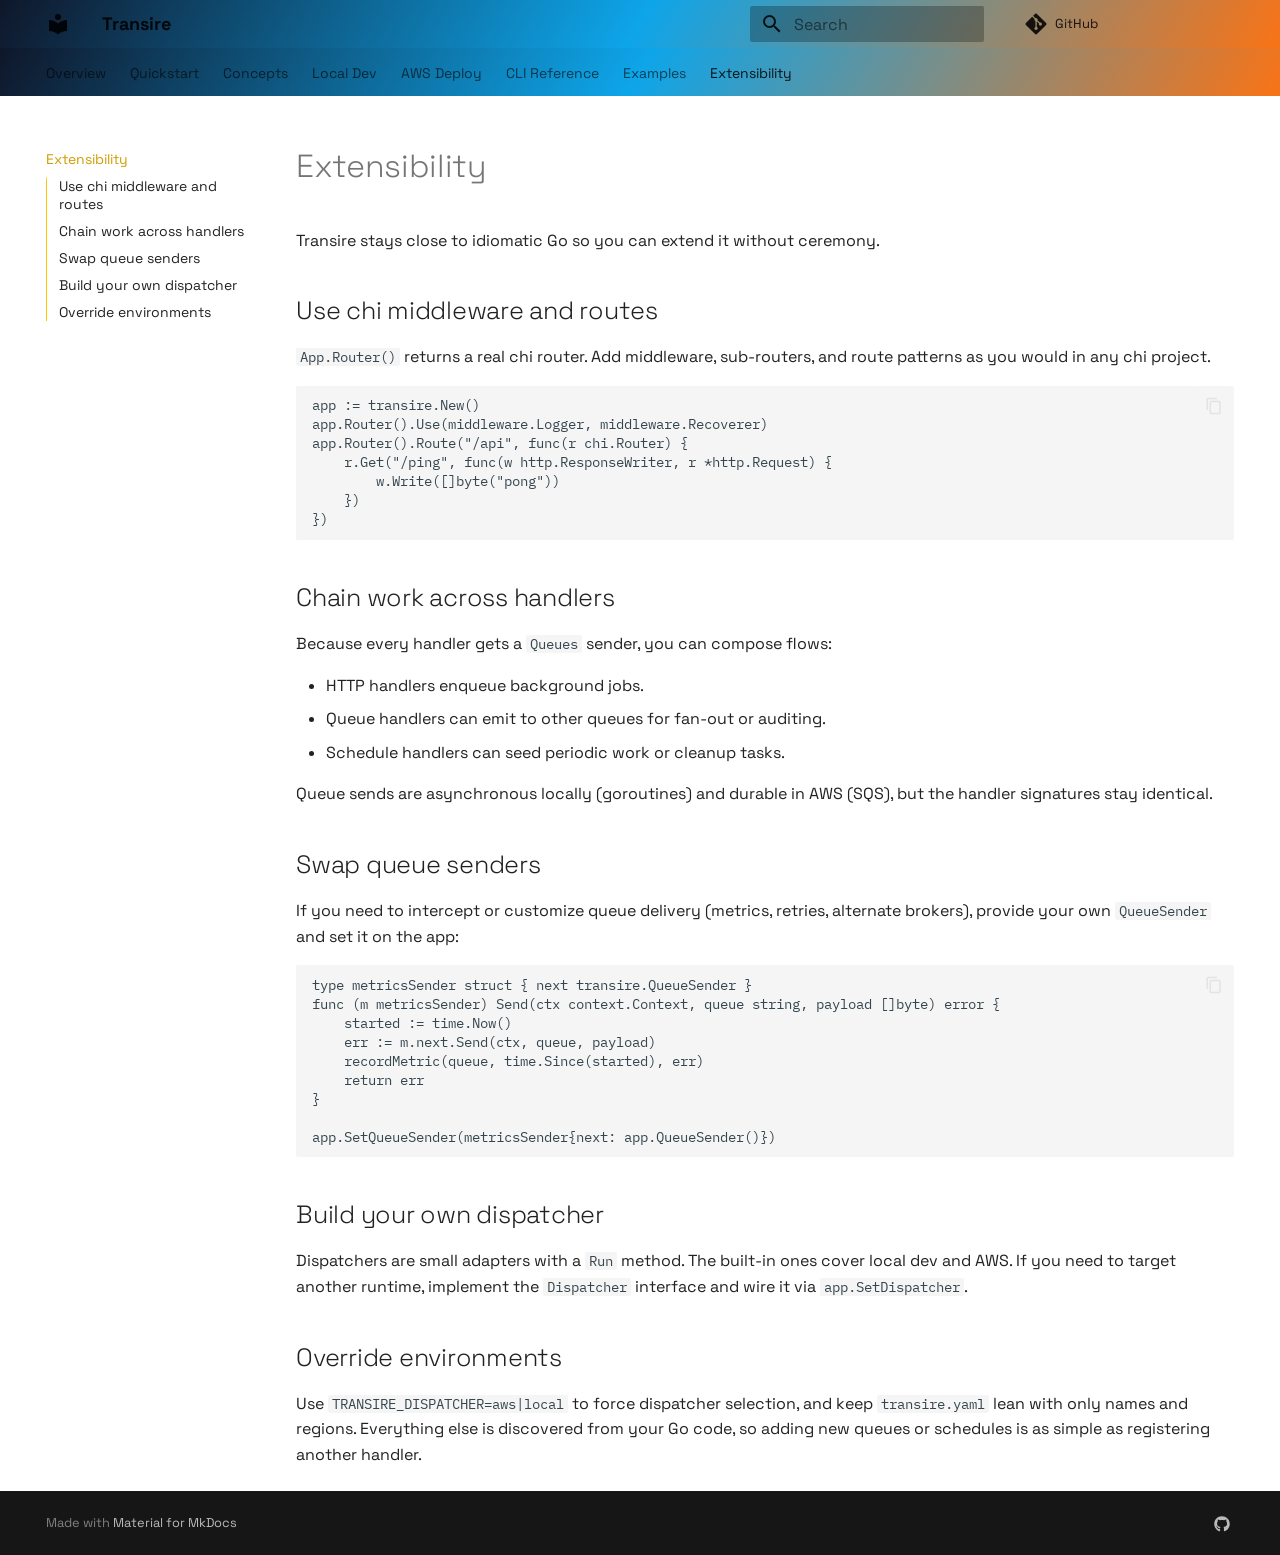
<file: extensibility/index.html>
<!doctype html>
<html lang="en" class="no-js">
  <head>
    
      <meta charset="utf-8">
      <meta name="viewport" content="width=device-width,initial-scale=1">
      
        <meta name="description" content="Extend Transire with chi middleware, custom queue senders, handler chaining, and your own dispatcher implementations.">
      
      
        <meta name="author" content="Transire">
      
      
        <link rel="canonical" href="https://transire.github.io/extensibility/">
      
      
        <link rel="prev" href="../examples/">
      
      
      
        
      
      
      <link rel="icon" href="../assets/images/favicon.png">
      <meta name="generator" content="mkdocs-1.6.1, mkdocs-material-9.7.0">
    
    
      
        <title>Extensibility | Transire - Transire</title>
      
    
    
      <link rel="stylesheet" href="../assets/stylesheets/main.618322db.min.css">
      
        
        <link rel="stylesheet" href="../assets/stylesheets/palette.ab4e12ef.min.css">
      
      


    
    
      
    
    
      
        
        
        <link rel="preconnect" href="https://fonts.gstatic.com" crossorigin>
        <link rel="stylesheet" href="https://fonts.googleapis.com/css?family=Space+Grotesk:300,300i,400,400i,700,700i%7CIBM+Plex+Mono:400,400i,700,700i&display=fallback">
        <style>:root{--md-text-font:"Space Grotesk";--md-code-font:"IBM Plex Mono"}</style>
      
    
    
      <link rel="stylesheet" href="../styles/extra.css">
    
    <script>__md_scope=new URL("..",location),__md_hash=e=>[...e].reduce(((e,_)=>(e<<5)-e+_.charCodeAt(0)),0),__md_get=(e,_=localStorage,t=__md_scope)=>JSON.parse(_.getItem(t.pathname+"."+e)),__md_set=(e,_,t=localStorage,a=__md_scope)=>{try{t.setItem(a.pathname+"."+e,JSON.stringify(_))}catch(e){}}</script>
    
      

    
    
  </head>
  
  
    
    
      
    
    
    
    
    <body dir="ltr" data-md-color-scheme="default" data-md-color-primary="amber" data-md-color-accent="teal">
  
    
    <input class="md-toggle" data-md-toggle="drawer" type="checkbox" id="__drawer" autocomplete="off">
    <input class="md-toggle" data-md-toggle="search" type="checkbox" id="__search" autocomplete="off">
    <label class="md-overlay" for="__drawer"></label>
    <div data-md-component="skip">
      
        
        <a href="#extensibility" class="md-skip">
          Skip to content
        </a>
      
    </div>
    <div data-md-component="announce">
      
    </div>
    
    
      

<header class="md-header" data-md-component="header">
  <nav class="md-header__inner md-grid" aria-label="Header">
    <a href=".." title="Transire" class="md-header__button md-logo" aria-label="Transire" data-md-component="logo">
      
  
  <svg xmlns="http://www.w3.org/2000/svg" viewBox="0 0 24 24"><path d="M12 8a3 3 0 0 0 3-3 3 3 0 0 0-3-3 3 3 0 0 0-3 3 3 3 0 0 0 3 3m0 3.54C9.64 9.35 6.5 8 3 8v11c3.5 0 6.64 1.35 9 3.54 2.36-2.19 5.5-3.54 9-3.54V8c-3.5 0-6.64 1.35-9 3.54"/></svg>

    </a>
    <label class="md-header__button md-icon" for="__drawer">
      
      <svg xmlns="http://www.w3.org/2000/svg" viewBox="0 0 24 24"><path d="M3 6h18v2H3zm0 5h18v2H3zm0 5h18v2H3z"/></svg>
    </label>
    <div class="md-header__title" data-md-component="header-title">
      <div class="md-header__ellipsis">
        <div class="md-header__topic">
          <span class="md-ellipsis">
            Transire
          </span>
        </div>
        <div class="md-header__topic" data-md-component="header-topic">
          <span class="md-ellipsis">
            
              Extensibility | Transire
            
          </span>
        </div>
      </div>
    </div>
    
      
        <form class="md-header__option" data-md-component="palette">
  
    
    
    
    <input class="md-option" data-md-color-media="" data-md-color-scheme="default" data-md-color-primary="amber" data-md-color-accent="teal"  aria-hidden="true"  type="radio" name="__palette" id="__palette_0">
    
  
</form>
      
    
    
      <script>var palette=__md_get("__palette");if(palette&&palette.color){if("(prefers-color-scheme)"===palette.color.media){var media=matchMedia("(prefers-color-scheme: light)"),input=document.querySelector(media.matches?"[data-md-color-media='(prefers-color-scheme: light)']":"[data-md-color-media='(prefers-color-scheme: dark)']");palette.color.media=input.getAttribute("data-md-color-media"),palette.color.scheme=input.getAttribute("data-md-color-scheme"),palette.color.primary=input.getAttribute("data-md-color-primary"),palette.color.accent=input.getAttribute("data-md-color-accent")}for(var[key,value]of Object.entries(palette.color))document.body.setAttribute("data-md-color-"+key,value)}</script>
    
    
    
      
      
        <label class="md-header__button md-icon" for="__search">
          
          <svg xmlns="http://www.w3.org/2000/svg" viewBox="0 0 24 24"><path d="M9.5 3A6.5 6.5 0 0 1 16 9.5c0 1.61-.59 3.09-1.56 4.23l.27.27h.79l5 5-1.5 1.5-5-5v-.79l-.27-.27A6.52 6.52 0 0 1 9.5 16 6.5 6.5 0 0 1 3 9.5 6.5 6.5 0 0 1 9.5 3m0 2C7 5 5 7 5 9.5S7 14 9.5 14 14 12 14 9.5 12 5 9.5 5"/></svg>
        </label>
        <div class="md-search" data-md-component="search" role="dialog">
  <label class="md-search__overlay" for="__search"></label>
  <div class="md-search__inner" role="search">
    <form class="md-search__form" name="search">
      <input type="text" class="md-search__input" name="query" aria-label="Search" placeholder="Search" autocapitalize="off" autocorrect="off" autocomplete="off" spellcheck="false" data-md-component="search-query" required>
      <label class="md-search__icon md-icon" for="__search">
        
        <svg xmlns="http://www.w3.org/2000/svg" viewBox="0 0 24 24"><path d="M9.5 3A6.5 6.5 0 0 1 16 9.5c0 1.61-.59 3.09-1.56 4.23l.27.27h.79l5 5-1.5 1.5-5-5v-.79l-.27-.27A6.52 6.52 0 0 1 9.5 16 6.5 6.5 0 0 1 3 9.5 6.5 6.5 0 0 1 9.5 3m0 2C7 5 5 7 5 9.5S7 14 9.5 14 14 12 14 9.5 12 5 9.5 5"/></svg>
        
        <svg xmlns="http://www.w3.org/2000/svg" viewBox="0 0 24 24"><path d="M20 11v2H8l5.5 5.5-1.42 1.42L4.16 12l7.92-7.92L13.5 5.5 8 11z"/></svg>
      </label>
      <nav class="md-search__options" aria-label="Search">
        
        <button type="reset" class="md-search__icon md-icon" title="Clear" aria-label="Clear" tabindex="-1">
          
          <svg xmlns="http://www.w3.org/2000/svg" viewBox="0 0 24 24"><path d="M19 6.41 17.59 5 12 10.59 6.41 5 5 6.41 10.59 12 5 17.59 6.41 19 12 13.41 17.59 19 19 17.59 13.41 12z"/></svg>
        </button>
      </nav>
      
    </form>
    <div class="md-search__output">
      <div class="md-search__scrollwrap" tabindex="0" data-md-scrollfix>
        <div class="md-search-result" data-md-component="search-result">
          <div class="md-search-result__meta">
            Initializing search
          </div>
          <ol class="md-search-result__list" role="presentation"></ol>
        </div>
      </div>
    </div>
  </div>
</div>
      
    
    
      <div class="md-header__source">
        <a href="https://github.com/transire/transire" title="Go to repository" class="md-source" data-md-component="source">
  <div class="md-source__icon md-icon">
    
    <svg xmlns="http://www.w3.org/2000/svg" viewBox="0 0 448 512"><!--! Font Awesome Free 7.1.0 by @fontawesome - https://fontawesome.com License - https://fontawesome.com/license/free (Icons: CC BY 4.0, Fonts: SIL OFL 1.1, Code: MIT License) Copyright 2025 Fonticons, Inc.--><path d="M439.6 236.1 244 40.5c-5.4-5.5-12.8-8.5-20.4-8.5s-15 3-20.4 8.4L162.5 81l51.5 51.5c27.1-9.1 52.7 16.8 43.4 43.7l49.7 49.7c34.2-11.8 61.2 31 35.5 56.7-26.5 26.5-70.2-2.9-56-37.3L240.3 199v121.9c25.3 12.5 22.3 41.8 9.1 55-6.4 6.4-15.2 10.1-24.3 10.1s-17.8-3.6-24.3-10.1c-17.6-17.6-11.1-46.9 11.2-56v-123c-20.8-8.5-24.6-30.7-18.6-45L142.6 101 8.5 235.1C3 240.6 0 247.9 0 255.5s3 15 8.5 20.4l195.6 195.7c5.4 5.4 12.7 8.4 20.4 8.4s15-3 20.4-8.4l194.7-194.7c5.4-5.4 8.4-12.8 8.4-20.4s-3-15-8.4-20.4"/></svg>
  </div>
  <div class="md-source__repository">
    GitHub
  </div>
</a>
      </div>
    
  </nav>
  
</header>
    
    <div class="md-container" data-md-component="container">
      
      
        
          
            
<nav class="md-tabs" aria-label="Tabs" data-md-component="tabs">
  <div class="md-grid">
    <ul class="md-tabs__list">
      
        
  
  
  
  
    <li class="md-tabs__item">
      <a href=".." class="md-tabs__link">
        
  
  
    
  
  Overview

      </a>
    </li>
  

      
        
  
  
  
  
    <li class="md-tabs__item">
      <a href="../quickstart/" class="md-tabs__link">
        
  
  
    
  
  Quickstart

      </a>
    </li>
  

      
        
  
  
  
  
    <li class="md-tabs__item">
      <a href="../concepts/" class="md-tabs__link">
        
  
  
    
  
  Concepts

      </a>
    </li>
  

      
        
  
  
  
  
    <li class="md-tabs__item">
      <a href="../local-development/" class="md-tabs__link">
        
  
  
    
  
  Local Dev

      </a>
    </li>
  

      
        
  
  
  
  
    <li class="md-tabs__item">
      <a href="../aws-deploy/" class="md-tabs__link">
        
  
  
    
  
  AWS Deploy

      </a>
    </li>
  

      
        
  
  
  
  
    <li class="md-tabs__item">
      <a href="../cli/" class="md-tabs__link">
        
  
  
    
  
  CLI Reference

      </a>
    </li>
  

      
        
  
  
  
  
    <li class="md-tabs__item">
      <a href="../examples/" class="md-tabs__link">
        
  
  
    
  
  Examples

      </a>
    </li>
  

      
        
  
  
  
    
  
  
    <li class="md-tabs__item md-tabs__item--active">
      <a href="./" class="md-tabs__link">
        
  
  
    
  
  Extensibility

      </a>
    </li>
  

      
    </ul>
  </div>
</nav>
          
        
      
      <main class="md-main" data-md-component="main">
        <div class="md-main__inner md-grid">
          
            
              
              <div class="md-sidebar md-sidebar--primary" data-md-component="sidebar" data-md-type="navigation" >
                <div class="md-sidebar__scrollwrap">
                  <div class="md-sidebar__inner">
                    


  


  

<nav class="md-nav md-nav--primary md-nav--lifted md-nav--integrated" aria-label="Navigation" data-md-level="0">
  <label class="md-nav__title" for="__drawer">
    <a href=".." title="Transire" class="md-nav__button md-logo" aria-label="Transire" data-md-component="logo">
      
  
  <svg xmlns="http://www.w3.org/2000/svg" viewBox="0 0 24 24"><path d="M12 8a3 3 0 0 0 3-3 3 3 0 0 0-3-3 3 3 0 0 0-3 3 3 3 0 0 0 3 3m0 3.54C9.64 9.35 6.5 8 3 8v11c3.5 0 6.64 1.35 9 3.54 2.36-2.19 5.5-3.54 9-3.54V8c-3.5 0-6.64 1.35-9 3.54"/></svg>

    </a>
    Transire
  </label>
  
    <div class="md-nav__source">
      <a href="https://github.com/transire/transire" title="Go to repository" class="md-source" data-md-component="source">
  <div class="md-source__icon md-icon">
    
    <svg xmlns="http://www.w3.org/2000/svg" viewBox="0 0 448 512"><!--! Font Awesome Free 7.1.0 by @fontawesome - https://fontawesome.com License - https://fontawesome.com/license/free (Icons: CC BY 4.0, Fonts: SIL OFL 1.1, Code: MIT License) Copyright 2025 Fonticons, Inc.--><path d="M439.6 236.1 244 40.5c-5.4-5.5-12.8-8.5-20.4-8.5s-15 3-20.4 8.4L162.5 81l51.5 51.5c27.1-9.1 52.7 16.8 43.4 43.7l49.7 49.7c34.2-11.8 61.2 31 35.5 56.7-26.5 26.5-70.2-2.9-56-37.3L240.3 199v121.9c25.3 12.5 22.3 41.8 9.1 55-6.4 6.4-15.2 10.1-24.3 10.1s-17.8-3.6-24.3-10.1c-17.6-17.6-11.1-46.9 11.2-56v-123c-20.8-8.5-24.6-30.7-18.6-45L142.6 101 8.5 235.1C3 240.6 0 247.9 0 255.5s3 15 8.5 20.4l195.6 195.7c5.4 5.4 12.7 8.4 20.4 8.4s15-3 20.4-8.4l194.7-194.7c5.4-5.4 8.4-12.8 8.4-20.4s-3-15-8.4-20.4"/></svg>
  </div>
  <div class="md-source__repository">
    GitHub
  </div>
</a>
    </div>
  
  <ul class="md-nav__list" data-md-scrollfix>
    
      
      
  
  
  
  
    <li class="md-nav__item">
      <a href=".." class="md-nav__link">
        
  
  
  <span class="md-ellipsis">
    
  
    Overview
  

    
  </span>
  
  

      </a>
    </li>
  

    
      
      
  
  
  
  
    <li class="md-nav__item">
      <a href="../quickstart/" class="md-nav__link">
        
  
  
  <span class="md-ellipsis">
    
  
    Quickstart
  

    
  </span>
  
  

      </a>
    </li>
  

    
      
      
  
  
  
  
    <li class="md-nav__item">
      <a href="../concepts/" class="md-nav__link">
        
  
  
  <span class="md-ellipsis">
    
  
    Concepts
  

    
  </span>
  
  

      </a>
    </li>
  

    
      
      
  
  
  
  
    <li class="md-nav__item">
      <a href="../local-development/" class="md-nav__link">
        
  
  
  <span class="md-ellipsis">
    
  
    Local Dev
  

    
  </span>
  
  

      </a>
    </li>
  

    
      
      
  
  
  
  
    <li class="md-nav__item">
      <a href="../aws-deploy/" class="md-nav__link">
        
  
  
  <span class="md-ellipsis">
    
  
    AWS Deploy
  

    
  </span>
  
  

      </a>
    </li>
  

    
      
      
  
  
  
  
    <li class="md-nav__item">
      <a href="../cli/" class="md-nav__link">
        
  
  
  <span class="md-ellipsis">
    
  
    CLI Reference
  

    
  </span>
  
  

      </a>
    </li>
  

    
      
      
  
  
  
  
    <li class="md-nav__item">
      <a href="../examples/" class="md-nav__link">
        
  
  
  <span class="md-ellipsis">
    
  
    Examples
  

    
  </span>
  
  

      </a>
    </li>
  

    
      
      
  
  
    
  
  
  
    <li class="md-nav__item md-nav__item--active">
      
      <input class="md-nav__toggle md-toggle" type="checkbox" id="__toc">
      
      
        
      
      
        <label class="md-nav__link md-nav__link--active" for="__toc">
          
  
  
  <span class="md-ellipsis">
    
  
    Extensibility
  

    
  </span>
  
  

          <span class="md-nav__icon md-icon"></span>
        </label>
      
      <a href="./" class="md-nav__link md-nav__link--active">
        
  
  
  <span class="md-ellipsis">
    
  
    Extensibility
  

    
  </span>
  
  

      </a>
      
        

<nav class="md-nav md-nav--secondary" aria-label="Table of contents">
  
  
  
    
  
  
    <label class="md-nav__title" for="__toc">
      <span class="md-nav__icon md-icon"></span>
      Table of contents
    </label>
    <ul class="md-nav__list" data-md-component="toc" data-md-scrollfix>
      
        <li class="md-nav__item">
  <a href="#use-chi-middleware-and-routes" class="md-nav__link">
    <span class="md-ellipsis">
      
        Use chi middleware and routes
      
    </span>
  </a>
  
</li>
      
        <li class="md-nav__item">
  <a href="#chain-work-across-handlers" class="md-nav__link">
    <span class="md-ellipsis">
      
        Chain work across handlers
      
    </span>
  </a>
  
</li>
      
        <li class="md-nav__item">
  <a href="#swap-queue-senders" class="md-nav__link">
    <span class="md-ellipsis">
      
        Swap queue senders
      
    </span>
  </a>
  
</li>
      
        <li class="md-nav__item">
  <a href="#build-your-own-dispatcher" class="md-nav__link">
    <span class="md-ellipsis">
      
        Build your own dispatcher
      
    </span>
  </a>
  
</li>
      
        <li class="md-nav__item">
  <a href="#override-environments" class="md-nav__link">
    <span class="md-ellipsis">
      
        Override environments
      
    </span>
  </a>
  
</li>
      
    </ul>
  
</nav>
      
    </li>
  

    
  </ul>
</nav>
                  </div>
                </div>
              </div>
            
            
          
          
            <div class="md-content" data-md-component="content">
              
              <article class="md-content__inner md-typeset">
                
                  


  
  


<h1 id="extensibility">Extensibility<a class="headerlink" href="#extensibility" title="Permanent link">&para;</a></h1>
<p>Transire stays close to idiomatic Go so you can extend it without ceremony.</p>
<h2 id="use-chi-middleware-and-routes">Use chi middleware and routes<a class="headerlink" href="#use-chi-middleware-and-routes" title="Permanent link">&para;</a></h2>
<p><code>App.Router()</code> returns a real chi router. Add middleware, sub-routers, and route patterns as you would in any chi project.</p>
<div class="codehilite"><pre><span></span><code><span class="nx">app</span><span class="w"> </span><span class="o">:=</span><span class="w"> </span><span class="nx">transire</span><span class="p">.</span><span class="nx">New</span><span class="p">()</span>
<span class="nx">app</span><span class="p">.</span><span class="nx">Router</span><span class="p">().</span><span class="nx">Use</span><span class="p">(</span><span class="nx">middleware</span><span class="p">.</span><span class="nx">Logger</span><span class="p">,</span><span class="w"> </span><span class="nx">middleware</span><span class="p">.</span><span class="nx">Recoverer</span><span class="p">)</span>
<span class="nx">app</span><span class="p">.</span><span class="nx">Router</span><span class="p">().</span><span class="nx">Route</span><span class="p">(</span><span class="s">&quot;/api&quot;</span><span class="p">,</span><span class="w"> </span><span class="kd">func</span><span class="p">(</span><span class="nx">r</span><span class="w"> </span><span class="nx">chi</span><span class="p">.</span><span class="nx">Router</span><span class="p">)</span><span class="w"> </span><span class="p">{</span>
<span class="w">    </span><span class="nx">r</span><span class="p">.</span><span class="nx">Get</span><span class="p">(</span><span class="s">&quot;/ping&quot;</span><span class="p">,</span><span class="w"> </span><span class="kd">func</span><span class="p">(</span><span class="nx">w</span><span class="w"> </span><span class="nx">http</span><span class="p">.</span><span class="nx">ResponseWriter</span><span class="p">,</span><span class="w"> </span><span class="nx">r</span><span class="w"> </span><span class="o">*</span><span class="nx">http</span><span class="p">.</span><span class="nx">Request</span><span class="p">)</span><span class="w"> </span><span class="p">{</span>
<span class="w">        </span><span class="nx">w</span><span class="p">.</span><span class="nx">Write</span><span class="p">([]</span><span class="nb">byte</span><span class="p">(</span><span class="s">&quot;pong&quot;</span><span class="p">))</span>
<span class="w">    </span><span class="p">})</span>
<span class="p">})</span>
</code></pre></div>

<h2 id="chain-work-across-handlers">Chain work across handlers<a class="headerlink" href="#chain-work-across-handlers" title="Permanent link">&para;</a></h2>
<p>Because every handler gets a <code>Queues</code> sender, you can compose flows:</p>
<ul>
<li>HTTP handlers enqueue background jobs.</li>
<li>Queue handlers can emit to other queues for fan-out or auditing.</li>
<li>Schedule handlers can seed periodic work or cleanup tasks.</li>
</ul>
<p>Queue sends are asynchronous locally (goroutines) and durable in AWS (SQS), but the handler signatures stay identical.</p>
<h2 id="swap-queue-senders">Swap queue senders<a class="headerlink" href="#swap-queue-senders" title="Permanent link">&para;</a></h2>
<p>If you need to intercept or customize queue delivery (metrics, retries, alternate brokers), provide your own <code>QueueSender</code> and set it on the app:</p>
<div class="codehilite"><pre><span></span><code><span class="kd">type</span><span class="w"> </span><span class="nx">metricsSender</span><span class="w"> </span><span class="kd">struct</span><span class="w"> </span><span class="p">{</span><span class="w"> </span><span class="nx">next</span><span class="w"> </span><span class="nx">transire</span><span class="p">.</span><span class="nx">QueueSender</span><span class="w"> </span><span class="p">}</span>
<span class="kd">func</span><span class="w"> </span><span class="p">(</span><span class="nx">m</span><span class="w"> </span><span class="nx">metricsSender</span><span class="p">)</span><span class="w"> </span><span class="nx">Send</span><span class="p">(</span><span class="nx">ctx</span><span class="w"> </span><span class="nx">context</span><span class="p">.</span><span class="nx">Context</span><span class="p">,</span><span class="w"> </span><span class="nx">queue</span><span class="w"> </span><span class="kt">string</span><span class="p">,</span><span class="w"> </span><span class="nx">payload</span><span class="w"> </span><span class="p">[]</span><span class="kt">byte</span><span class="p">)</span><span class="w"> </span><span class="kt">error</span><span class="w"> </span><span class="p">{</span>
<span class="w">    </span><span class="nx">started</span><span class="w"> </span><span class="o">:=</span><span class="w"> </span><span class="nx">time</span><span class="p">.</span><span class="nx">Now</span><span class="p">()</span>
<span class="w">    </span><span class="nx">err</span><span class="w"> </span><span class="o">:=</span><span class="w"> </span><span class="nx">m</span><span class="p">.</span><span class="nx">next</span><span class="p">.</span><span class="nx">Send</span><span class="p">(</span><span class="nx">ctx</span><span class="p">,</span><span class="w"> </span><span class="nx">queue</span><span class="p">,</span><span class="w"> </span><span class="nx">payload</span><span class="p">)</span>
<span class="w">    </span><span class="nx">recordMetric</span><span class="p">(</span><span class="nx">queue</span><span class="p">,</span><span class="w"> </span><span class="nx">time</span><span class="p">.</span><span class="nx">Since</span><span class="p">(</span><span class="nx">started</span><span class="p">),</span><span class="w"> </span><span class="nx">err</span><span class="p">)</span>
<span class="w">    </span><span class="k">return</span><span class="w"> </span><span class="nx">err</span>
<span class="p">}</span>

<span class="nx">app</span><span class="p">.</span><span class="nx">SetQueueSender</span><span class="p">(</span><span class="nx">metricsSender</span><span class="p">{</span><span class="nx">next</span><span class="p">:</span><span class="w"> </span><span class="nx">app</span><span class="p">.</span><span class="nx">QueueSender</span><span class="p">()})</span>
</code></pre></div>

<h2 id="build-your-own-dispatcher">Build your own dispatcher<a class="headerlink" href="#build-your-own-dispatcher" title="Permanent link">&para;</a></h2>
<p>Dispatchers are small adapters with a <code>Run</code> method. The built-in ones cover local dev and AWS. If you need to target another runtime, implement the <code>Dispatcher</code> interface and wire it via <code>app.SetDispatcher</code>.</p>
<h2 id="override-environments">Override environments<a class="headerlink" href="#override-environments" title="Permanent link">&para;</a></h2>
<p>Use <code>TRANSIRE_DISPATCHER=aws|local</code> to force dispatcher selection, and keep <code>transire.yaml</code> lean with only names and regions. Everything else is discovered from your Go code, so adding new queues or schedules is as simple as registering another handler.</p>







  
  






                
              </article>
            </div>
          
          
<script>var target=document.getElementById(location.hash.slice(1));target&&target.name&&(target.checked=target.name.startsWith("__tabbed_"))</script>
        </div>
        
          <button type="button" class="md-top md-icon" data-md-component="top" hidden>
  
  <svg xmlns="http://www.w3.org/2000/svg" viewBox="0 0 24 24"><path d="M13 20h-2V8l-5.5 5.5-1.42-1.42L12 4.16l7.92 7.92-1.42 1.42L13 8z"/></svg>
  Back to top
</button>
        
      </main>
      
        <footer class="md-footer">
  
  <div class="md-footer-meta md-typeset">
    <div class="md-footer-meta__inner md-grid">
      <div class="md-copyright">
  
  
    Made with
    <a href="https://squidfunk.github.io/mkdocs-material/" target="_blank" rel="noopener">
      Material for MkDocs
    </a>
  
</div>
      
        
<div class="md-social">
  
    
    
    
    
    <a href="https://github.com/transire/transire" target="_blank" rel="noopener" title="Transire on GitHub" class="md-social__link">
      <svg xmlns="http://www.w3.org/2000/svg" viewBox="0 0 512 512"><!--! Font Awesome Free 7.1.0 by @fontawesome - https://fontawesome.com License - https://fontawesome.com/license/free (Icons: CC BY 4.0, Fonts: SIL OFL 1.1, Code: MIT License) Copyright 2025 Fonticons, Inc.--><path d="M173.9 397.4c0 2-2.3 3.6-5.2 3.6-3.3.3-5.6-1.3-5.6-3.6 0-2 2.3-3.6 5.2-3.6 3-.3 5.6 1.3 5.6 3.6m-31.1-4.5c-.7 2 1.3 4.3 4.3 4.9 2.6 1 5.6 0 6.2-2s-1.3-4.3-4.3-5.2c-2.6-.7-5.5.3-6.2 2.3m44.2-1.7c-2.9.7-4.9 2.6-4.6 4.9.3 2 2.9 3.3 5.9 2.6 2.9-.7 4.9-2.6 4.6-4.6-.3-1.9-3-3.2-5.9-2.9M252.8 8C114.1 8 8 113.3 8 252c0 110.9 69.8 205.8 169.5 239.2 12.8 2.3 17.3-5.6 17.3-12.1 0-6.2-.3-40.4-.3-61.4 0 0-70 15-84.7-29.8 0 0-11.4-29.1-27.8-36.6 0 0-22.9-15.7 1.6-15.4 0 0 24.9 2 38.6 25.8 21.9 38.6 58.6 27.5 72.9 20.9 2.3-16 8.8-27.1 16-33.7-55.9-6.2-112.3-14.3-112.3-110.5 0-27.5 7.6-41.3 23.6-58.9-2.6-6.5-11.1-33.3 2.6-67.9 20.9-6.5 69 27 69 27 20-5.6 41.5-8.5 62.8-8.5s42.8 2.9 62.8 8.5c0 0 48.1-33.6 69-27 13.7 34.7 5.2 61.4 2.6 67.9 16 17.7 25.8 31.5 25.8 58.9 0 96.5-58.9 104.2-114.8 110.5 9.2 7.9 17 22.9 17 46.4 0 33.7-.3 75.4-.3 83.6 0 6.5 4.6 14.4 17.3 12.1C436.2 457.8 504 362.9 504 252 504 113.3 391.5 8 252.8 8M105.2 352.9c-1.3 1-1 3.3.7 5.2 1.6 1.6 3.9 2.3 5.2 1 1.3-1 1-3.3-.7-5.2-1.6-1.6-3.9-2.3-5.2-1m-10.8-8.1c-.7 1.3.3 2.9 2.3 3.9 1.6 1 3.6.7 4.3-.7.7-1.3-.3-2.9-2.3-3.9-2-.6-3.6-.3-4.3.7m32.4 35.6c-1.6 1.3-1 4.3 1.3 6.2 2.3 2.3 5.2 2.6 6.5 1 1.3-1.3.7-4.3-1.3-6.2-2.2-2.3-5.2-2.6-6.5-1m-11.4-14.7c-1.6 1-1.6 3.6 0 5.9s4.3 3.3 5.6 2.3c1.6-1.3 1.6-3.9 0-6.2-1.4-2.3-4-3.3-5.6-2"/></svg>
    </a>
  
</div>
      
    </div>
  </div>
</footer>
      
    </div>
    <div class="md-dialog" data-md-component="dialog">
      <div class="md-dialog__inner md-typeset"></div>
    </div>
    
    
    
      
      
      <script id="__config" type="application/json">{"annotate": null, "base": "..", "features": ["navigation.instant", "navigation.tabs", "navigation.sections", "navigation.top", "content.code.copy", "toc.integrate", "search.highlight"], "search": "../assets/javascripts/workers/search.7a47a382.min.js", "tags": null, "translations": {"clipboard.copied": "Copied to clipboard", "clipboard.copy": "Copy to clipboard", "search.result.more.one": "1 more on this page", "search.result.more.other": "# more on this page", "search.result.none": "No matching documents", "search.result.one": "1 matching document", "search.result.other": "# matching documents", "search.result.placeholder": "Type to start searching", "search.result.term.missing": "Missing", "select.version": "Select version"}, "version": null}</script>
    
    
      <script src="../assets/javascripts/bundle.e71a0d61.min.js"></script>
      
    
  </body>
</html>
</file>
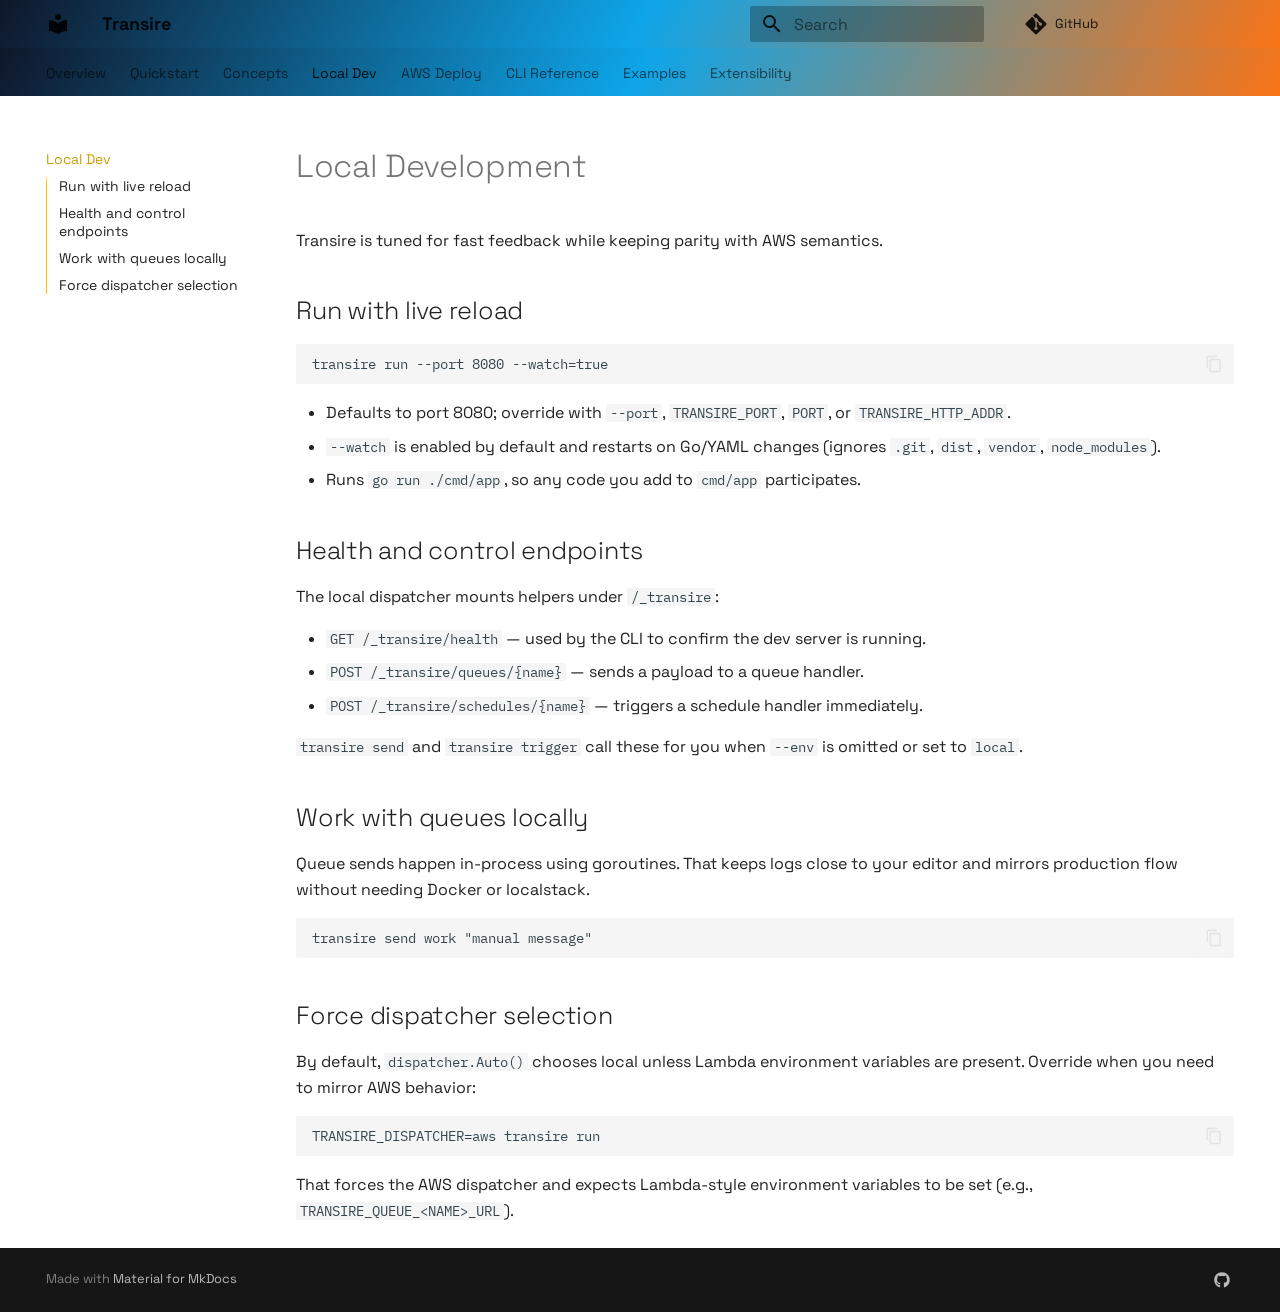
<file: local-development/index.html>
<!doctype html>
<html lang="en" class="no-js">
  <head>
    
      <meta charset="utf-8">
      <meta name="viewport" content="width=device-width,initial-scale=1">
      
        <meta name="description" content="Run Transire locally with live reload, health endpoints, and in-process queues that mirror AWS behavior without extra tooling.">
      
      
        <meta name="author" content="Transire">
      
      
        <link rel="canonical" href="https://transire.github.io/local-development/">
      
      
        <link rel="prev" href="../concepts/">
      
      
        <link rel="next" href="../aws-deploy/">
      
      
        
      
      
      <link rel="icon" href="../assets/images/favicon.png">
      <meta name="generator" content="mkdocs-1.6.1, mkdocs-material-9.7.0">
    
    
      
        <title>Local Development | Transire - Transire</title>
      
    
    
      <link rel="stylesheet" href="../assets/stylesheets/main.618322db.min.css">
      
        
        <link rel="stylesheet" href="../assets/stylesheets/palette.ab4e12ef.min.css">
      
      


    
    
      
    
    
      
        
        
        <link rel="preconnect" href="https://fonts.gstatic.com" crossorigin>
        <link rel="stylesheet" href="https://fonts.googleapis.com/css?family=Space+Grotesk:300,300i,400,400i,700,700i%7CIBM+Plex+Mono:400,400i,700,700i&display=fallback">
        <style>:root{--md-text-font:"Space Grotesk";--md-code-font:"IBM Plex Mono"}</style>
      
    
    
      <link rel="stylesheet" href="../styles/extra.css">
    
    <script>__md_scope=new URL("..",location),__md_hash=e=>[...e].reduce(((e,_)=>(e<<5)-e+_.charCodeAt(0)),0),__md_get=(e,_=localStorage,t=__md_scope)=>JSON.parse(_.getItem(t.pathname+"."+e)),__md_set=(e,_,t=localStorage,a=__md_scope)=>{try{t.setItem(a.pathname+"."+e,JSON.stringify(_))}catch(e){}}</script>
    
      

    
    
  </head>
  
  
    
    
      
    
    
    
    
    <body dir="ltr" data-md-color-scheme="default" data-md-color-primary="amber" data-md-color-accent="teal">
  
    
    <input class="md-toggle" data-md-toggle="drawer" type="checkbox" id="__drawer" autocomplete="off">
    <input class="md-toggle" data-md-toggle="search" type="checkbox" id="__search" autocomplete="off">
    <label class="md-overlay" for="__drawer"></label>
    <div data-md-component="skip">
      
        
        <a href="#local-development" class="md-skip">
          Skip to content
        </a>
      
    </div>
    <div data-md-component="announce">
      
    </div>
    
    
      

<header class="md-header" data-md-component="header">
  <nav class="md-header__inner md-grid" aria-label="Header">
    <a href=".." title="Transire" class="md-header__button md-logo" aria-label="Transire" data-md-component="logo">
      
  
  <svg xmlns="http://www.w3.org/2000/svg" viewBox="0 0 24 24"><path d="M12 8a3 3 0 0 0 3-3 3 3 0 0 0-3-3 3 3 0 0 0-3 3 3 3 0 0 0 3 3m0 3.54C9.64 9.35 6.5 8 3 8v11c3.5 0 6.64 1.35 9 3.54 2.36-2.19 5.5-3.54 9-3.54V8c-3.5 0-6.64 1.35-9 3.54"/></svg>

    </a>
    <label class="md-header__button md-icon" for="__drawer">
      
      <svg xmlns="http://www.w3.org/2000/svg" viewBox="0 0 24 24"><path d="M3 6h18v2H3zm0 5h18v2H3zm0 5h18v2H3z"/></svg>
    </label>
    <div class="md-header__title" data-md-component="header-title">
      <div class="md-header__ellipsis">
        <div class="md-header__topic">
          <span class="md-ellipsis">
            Transire
          </span>
        </div>
        <div class="md-header__topic" data-md-component="header-topic">
          <span class="md-ellipsis">
            
              Local Development | Transire
            
          </span>
        </div>
      </div>
    </div>
    
      
        <form class="md-header__option" data-md-component="palette">
  
    
    
    
    <input class="md-option" data-md-color-media="" data-md-color-scheme="default" data-md-color-primary="amber" data-md-color-accent="teal"  aria-hidden="true"  type="radio" name="__palette" id="__palette_0">
    
  
</form>
      
    
    
      <script>var palette=__md_get("__palette");if(palette&&palette.color){if("(prefers-color-scheme)"===palette.color.media){var media=matchMedia("(prefers-color-scheme: light)"),input=document.querySelector(media.matches?"[data-md-color-media='(prefers-color-scheme: light)']":"[data-md-color-media='(prefers-color-scheme: dark)']");palette.color.media=input.getAttribute("data-md-color-media"),palette.color.scheme=input.getAttribute("data-md-color-scheme"),palette.color.primary=input.getAttribute("data-md-color-primary"),palette.color.accent=input.getAttribute("data-md-color-accent")}for(var[key,value]of Object.entries(palette.color))document.body.setAttribute("data-md-color-"+key,value)}</script>
    
    
    
      
      
        <label class="md-header__button md-icon" for="__search">
          
          <svg xmlns="http://www.w3.org/2000/svg" viewBox="0 0 24 24"><path d="M9.5 3A6.5 6.5 0 0 1 16 9.5c0 1.61-.59 3.09-1.56 4.23l.27.27h.79l5 5-1.5 1.5-5-5v-.79l-.27-.27A6.52 6.52 0 0 1 9.5 16 6.5 6.5 0 0 1 3 9.5 6.5 6.5 0 0 1 9.5 3m0 2C7 5 5 7 5 9.5S7 14 9.5 14 14 12 14 9.5 12 5 9.5 5"/></svg>
        </label>
        <div class="md-search" data-md-component="search" role="dialog">
  <label class="md-search__overlay" for="__search"></label>
  <div class="md-search__inner" role="search">
    <form class="md-search__form" name="search">
      <input type="text" class="md-search__input" name="query" aria-label="Search" placeholder="Search" autocapitalize="off" autocorrect="off" autocomplete="off" spellcheck="false" data-md-component="search-query" required>
      <label class="md-search__icon md-icon" for="__search">
        
        <svg xmlns="http://www.w3.org/2000/svg" viewBox="0 0 24 24"><path d="M9.5 3A6.5 6.5 0 0 1 16 9.5c0 1.61-.59 3.09-1.56 4.23l.27.27h.79l5 5-1.5 1.5-5-5v-.79l-.27-.27A6.52 6.52 0 0 1 9.5 16 6.5 6.5 0 0 1 3 9.5 6.5 6.5 0 0 1 9.5 3m0 2C7 5 5 7 5 9.5S7 14 9.5 14 14 12 14 9.5 12 5 9.5 5"/></svg>
        
        <svg xmlns="http://www.w3.org/2000/svg" viewBox="0 0 24 24"><path d="M20 11v2H8l5.5 5.5-1.42 1.42L4.16 12l7.92-7.92L13.5 5.5 8 11z"/></svg>
      </label>
      <nav class="md-search__options" aria-label="Search">
        
        <button type="reset" class="md-search__icon md-icon" title="Clear" aria-label="Clear" tabindex="-1">
          
          <svg xmlns="http://www.w3.org/2000/svg" viewBox="0 0 24 24"><path d="M19 6.41 17.59 5 12 10.59 6.41 5 5 6.41 10.59 12 5 17.59 6.41 19 12 13.41 17.59 19 19 17.59 13.41 12z"/></svg>
        </button>
      </nav>
      
    </form>
    <div class="md-search__output">
      <div class="md-search__scrollwrap" tabindex="0" data-md-scrollfix>
        <div class="md-search-result" data-md-component="search-result">
          <div class="md-search-result__meta">
            Initializing search
          </div>
          <ol class="md-search-result__list" role="presentation"></ol>
        </div>
      </div>
    </div>
  </div>
</div>
      
    
    
      <div class="md-header__source">
        <a href="https://github.com/transire/transire" title="Go to repository" class="md-source" data-md-component="source">
  <div class="md-source__icon md-icon">
    
    <svg xmlns="http://www.w3.org/2000/svg" viewBox="0 0 448 512"><!--! Font Awesome Free 7.1.0 by @fontawesome - https://fontawesome.com License - https://fontawesome.com/license/free (Icons: CC BY 4.0, Fonts: SIL OFL 1.1, Code: MIT License) Copyright 2025 Fonticons, Inc.--><path d="M439.6 236.1 244 40.5c-5.4-5.5-12.8-8.5-20.4-8.5s-15 3-20.4 8.4L162.5 81l51.5 51.5c27.1-9.1 52.7 16.8 43.4 43.7l49.7 49.7c34.2-11.8 61.2 31 35.5 56.7-26.5 26.5-70.2-2.9-56-37.3L240.3 199v121.9c25.3 12.5 22.3 41.8 9.1 55-6.4 6.4-15.2 10.1-24.3 10.1s-17.8-3.6-24.3-10.1c-17.6-17.6-11.1-46.9 11.2-56v-123c-20.8-8.5-24.6-30.7-18.6-45L142.6 101 8.5 235.1C3 240.6 0 247.9 0 255.5s3 15 8.5 20.4l195.6 195.7c5.4 5.4 12.7 8.4 20.4 8.4s15-3 20.4-8.4l194.7-194.7c5.4-5.4 8.4-12.8 8.4-20.4s-3-15-8.4-20.4"/></svg>
  </div>
  <div class="md-source__repository">
    GitHub
  </div>
</a>
      </div>
    
  </nav>
  
</header>
    
    <div class="md-container" data-md-component="container">
      
      
        
          
            
<nav class="md-tabs" aria-label="Tabs" data-md-component="tabs">
  <div class="md-grid">
    <ul class="md-tabs__list">
      
        
  
  
  
  
    <li class="md-tabs__item">
      <a href=".." class="md-tabs__link">
        
  
  
    
  
  Overview

      </a>
    </li>
  

      
        
  
  
  
  
    <li class="md-tabs__item">
      <a href="../quickstart/" class="md-tabs__link">
        
  
  
    
  
  Quickstart

      </a>
    </li>
  

      
        
  
  
  
  
    <li class="md-tabs__item">
      <a href="../concepts/" class="md-tabs__link">
        
  
  
    
  
  Concepts

      </a>
    </li>
  

      
        
  
  
  
    
  
  
    <li class="md-tabs__item md-tabs__item--active">
      <a href="./" class="md-tabs__link">
        
  
  
    
  
  Local Dev

      </a>
    </li>
  

      
        
  
  
  
  
    <li class="md-tabs__item">
      <a href="../aws-deploy/" class="md-tabs__link">
        
  
  
    
  
  AWS Deploy

      </a>
    </li>
  

      
        
  
  
  
  
    <li class="md-tabs__item">
      <a href="../cli/" class="md-tabs__link">
        
  
  
    
  
  CLI Reference

      </a>
    </li>
  

      
        
  
  
  
  
    <li class="md-tabs__item">
      <a href="../examples/" class="md-tabs__link">
        
  
  
    
  
  Examples

      </a>
    </li>
  

      
        
  
  
  
  
    <li class="md-tabs__item">
      <a href="../extensibility/" class="md-tabs__link">
        
  
  
    
  
  Extensibility

      </a>
    </li>
  

      
    </ul>
  </div>
</nav>
          
        
      
      <main class="md-main" data-md-component="main">
        <div class="md-main__inner md-grid">
          
            
              
              <div class="md-sidebar md-sidebar--primary" data-md-component="sidebar" data-md-type="navigation" >
                <div class="md-sidebar__scrollwrap">
                  <div class="md-sidebar__inner">
                    


  


  

<nav class="md-nav md-nav--primary md-nav--lifted md-nav--integrated" aria-label="Navigation" data-md-level="0">
  <label class="md-nav__title" for="__drawer">
    <a href=".." title="Transire" class="md-nav__button md-logo" aria-label="Transire" data-md-component="logo">
      
  
  <svg xmlns="http://www.w3.org/2000/svg" viewBox="0 0 24 24"><path d="M12 8a3 3 0 0 0 3-3 3 3 0 0 0-3-3 3 3 0 0 0-3 3 3 3 0 0 0 3 3m0 3.54C9.64 9.35 6.5 8 3 8v11c3.5 0 6.64 1.35 9 3.54 2.36-2.19 5.5-3.54 9-3.54V8c-3.5 0-6.64 1.35-9 3.54"/></svg>

    </a>
    Transire
  </label>
  
    <div class="md-nav__source">
      <a href="https://github.com/transire/transire" title="Go to repository" class="md-source" data-md-component="source">
  <div class="md-source__icon md-icon">
    
    <svg xmlns="http://www.w3.org/2000/svg" viewBox="0 0 448 512"><!--! Font Awesome Free 7.1.0 by @fontawesome - https://fontawesome.com License - https://fontawesome.com/license/free (Icons: CC BY 4.0, Fonts: SIL OFL 1.1, Code: MIT License) Copyright 2025 Fonticons, Inc.--><path d="M439.6 236.1 244 40.5c-5.4-5.5-12.8-8.5-20.4-8.5s-15 3-20.4 8.4L162.5 81l51.5 51.5c27.1-9.1 52.7 16.8 43.4 43.7l49.7 49.7c34.2-11.8 61.2 31 35.5 56.7-26.5 26.5-70.2-2.9-56-37.3L240.3 199v121.9c25.3 12.5 22.3 41.8 9.1 55-6.4 6.4-15.2 10.1-24.3 10.1s-17.8-3.6-24.3-10.1c-17.6-17.6-11.1-46.9 11.2-56v-123c-20.8-8.5-24.6-30.7-18.6-45L142.6 101 8.5 235.1C3 240.6 0 247.9 0 255.5s3 15 8.5 20.4l195.6 195.7c5.4 5.4 12.7 8.4 20.4 8.4s15-3 20.4-8.4l194.7-194.7c5.4-5.4 8.4-12.8 8.4-20.4s-3-15-8.4-20.4"/></svg>
  </div>
  <div class="md-source__repository">
    GitHub
  </div>
</a>
    </div>
  
  <ul class="md-nav__list" data-md-scrollfix>
    
      
      
  
  
  
  
    <li class="md-nav__item">
      <a href=".." class="md-nav__link">
        
  
  
  <span class="md-ellipsis">
    
  
    Overview
  

    
  </span>
  
  

      </a>
    </li>
  

    
      
      
  
  
  
  
    <li class="md-nav__item">
      <a href="../quickstart/" class="md-nav__link">
        
  
  
  <span class="md-ellipsis">
    
  
    Quickstart
  

    
  </span>
  
  

      </a>
    </li>
  

    
      
      
  
  
  
  
    <li class="md-nav__item">
      <a href="../concepts/" class="md-nav__link">
        
  
  
  <span class="md-ellipsis">
    
  
    Concepts
  

    
  </span>
  
  

      </a>
    </li>
  

    
      
      
  
  
    
  
  
  
    <li class="md-nav__item md-nav__item--active">
      
      <input class="md-nav__toggle md-toggle" type="checkbox" id="__toc">
      
      
        
      
      
        <label class="md-nav__link md-nav__link--active" for="__toc">
          
  
  
  <span class="md-ellipsis">
    
  
    Local Dev
  

    
  </span>
  
  

          <span class="md-nav__icon md-icon"></span>
        </label>
      
      <a href="./" class="md-nav__link md-nav__link--active">
        
  
  
  <span class="md-ellipsis">
    
  
    Local Dev
  

    
  </span>
  
  

      </a>
      
        

<nav class="md-nav md-nav--secondary" aria-label="Table of contents">
  
  
  
    
  
  
    <label class="md-nav__title" for="__toc">
      <span class="md-nav__icon md-icon"></span>
      Table of contents
    </label>
    <ul class="md-nav__list" data-md-component="toc" data-md-scrollfix>
      
        <li class="md-nav__item">
  <a href="#run-with-live-reload" class="md-nav__link">
    <span class="md-ellipsis">
      
        Run with live reload
      
    </span>
  </a>
  
</li>
      
        <li class="md-nav__item">
  <a href="#health-and-control-endpoints" class="md-nav__link">
    <span class="md-ellipsis">
      
        Health and control endpoints
      
    </span>
  </a>
  
</li>
      
        <li class="md-nav__item">
  <a href="#work-with-queues-locally" class="md-nav__link">
    <span class="md-ellipsis">
      
        Work with queues locally
      
    </span>
  </a>
  
</li>
      
        <li class="md-nav__item">
  <a href="#force-dispatcher-selection" class="md-nav__link">
    <span class="md-ellipsis">
      
        Force dispatcher selection
      
    </span>
  </a>
  
</li>
      
    </ul>
  
</nav>
      
    </li>
  

    
      
      
  
  
  
  
    <li class="md-nav__item">
      <a href="../aws-deploy/" class="md-nav__link">
        
  
  
  <span class="md-ellipsis">
    
  
    AWS Deploy
  

    
  </span>
  
  

      </a>
    </li>
  

    
      
      
  
  
  
  
    <li class="md-nav__item">
      <a href="../cli/" class="md-nav__link">
        
  
  
  <span class="md-ellipsis">
    
  
    CLI Reference
  

    
  </span>
  
  

      </a>
    </li>
  

    
      
      
  
  
  
  
    <li class="md-nav__item">
      <a href="../examples/" class="md-nav__link">
        
  
  
  <span class="md-ellipsis">
    
  
    Examples
  

    
  </span>
  
  

      </a>
    </li>
  

    
      
      
  
  
  
  
    <li class="md-nav__item">
      <a href="../extensibility/" class="md-nav__link">
        
  
  
  <span class="md-ellipsis">
    
  
    Extensibility
  

    
  </span>
  
  

      </a>
    </li>
  

    
  </ul>
</nav>
                  </div>
                </div>
              </div>
            
            
          
          
            <div class="md-content" data-md-component="content">
              
              <article class="md-content__inner md-typeset">
                
                  


  
  


<h1 id="local-development">Local Development<a class="headerlink" href="#local-development" title="Permanent link">&para;</a></h1>
<p>Transire is tuned for fast feedback while keeping parity with AWS semantics.</p>
<h2 id="run-with-live-reload">Run with live reload<a class="headerlink" href="#run-with-live-reload" title="Permanent link">&para;</a></h2>
<div class="codehilite"><pre><span></span><code>transire<span class="w"> </span>run<span class="w"> </span>--port<span class="w"> </span><span class="m">8080</span><span class="w"> </span>--watch<span class="o">=</span><span class="nb">true</span>
</code></pre></div>

<ul>
<li>Defaults to port 8080; override with <code>--port</code>, <code>TRANSIRE_PORT</code>, <code>PORT</code>, or <code>TRANSIRE_HTTP_ADDR</code>.</li>
<li><code>--watch</code> is enabled by default and restarts on Go/YAML changes (ignores <code>.git</code>, <code>dist</code>, <code>vendor</code>, <code>node_modules</code>).</li>
<li>Runs <code>go run ./cmd/app</code>, so any code you add to <code>cmd/app</code> participates.</li>
</ul>
<h2 id="health-and-control-endpoints">Health and control endpoints<a class="headerlink" href="#health-and-control-endpoints" title="Permanent link">&para;</a></h2>
<p>The local dispatcher mounts helpers under <code>/_transire</code>:</p>
<ul>
<li><code>GET /_transire/health</code> — used by the CLI to confirm the dev server is running.</li>
<li><code>POST /_transire/queues/{name}</code> — sends a payload to a queue handler.</li>
<li><code>POST /_transire/schedules/{name}</code> — triggers a schedule handler immediately.</li>
</ul>
<p><code>transire send</code> and <code>transire trigger</code> call these for you when <code>--env</code> is omitted or set to <code>local</code>.</p>
<h2 id="work-with-queues-locally">Work with queues locally<a class="headerlink" href="#work-with-queues-locally" title="Permanent link">&para;</a></h2>
<p>Queue sends happen in-process using goroutines. That keeps logs close to your editor and mirrors production flow without needing Docker or localstack.</p>
<div class="codehilite"><pre><span></span><code>transire<span class="w"> </span>send<span class="w"> </span>work<span class="w"> </span><span class="s2">&quot;manual message&quot;</span>
</code></pre></div>

<h2 id="force-dispatcher-selection">Force dispatcher selection<a class="headerlink" href="#force-dispatcher-selection" title="Permanent link">&para;</a></h2>
<p>By default, <code>dispatcher.Auto()</code> chooses local unless Lambda environment variables are present. Override when you need to mirror AWS behavior:</p>
<div class="codehilite"><pre><span></span><code><span class="nv">TRANSIRE_DISPATCHER</span><span class="o">=</span>aws<span class="w"> </span>transire<span class="w"> </span>run
</code></pre></div>

<p>That forces the AWS dispatcher and expects Lambda-style environment variables to be set (e.g., <code>TRANSIRE_QUEUE_&lt;NAME&gt;_URL</code>).</p>







  
  






                
              </article>
            </div>
          
          
<script>var target=document.getElementById(location.hash.slice(1));target&&target.name&&(target.checked=target.name.startsWith("__tabbed_"))</script>
        </div>
        
          <button type="button" class="md-top md-icon" data-md-component="top" hidden>
  
  <svg xmlns="http://www.w3.org/2000/svg" viewBox="0 0 24 24"><path d="M13 20h-2V8l-5.5 5.5-1.42-1.42L12 4.16l7.92 7.92-1.42 1.42L13 8z"/></svg>
  Back to top
</button>
        
      </main>
      
        <footer class="md-footer">
  
  <div class="md-footer-meta md-typeset">
    <div class="md-footer-meta__inner md-grid">
      <div class="md-copyright">
  
  
    Made with
    <a href="https://squidfunk.github.io/mkdocs-material/" target="_blank" rel="noopener">
      Material for MkDocs
    </a>
  
</div>
      
        
<div class="md-social">
  
    
    
    
    
    <a href="https://github.com/transire/transire" target="_blank" rel="noopener" title="Transire on GitHub" class="md-social__link">
      <svg xmlns="http://www.w3.org/2000/svg" viewBox="0 0 512 512"><!--! Font Awesome Free 7.1.0 by @fontawesome - https://fontawesome.com License - https://fontawesome.com/license/free (Icons: CC BY 4.0, Fonts: SIL OFL 1.1, Code: MIT License) Copyright 2025 Fonticons, Inc.--><path d="M173.9 397.4c0 2-2.3 3.6-5.2 3.6-3.3.3-5.6-1.3-5.6-3.6 0-2 2.3-3.6 5.2-3.6 3-.3 5.6 1.3 5.6 3.6m-31.1-4.5c-.7 2 1.3 4.3 4.3 4.9 2.6 1 5.6 0 6.2-2s-1.3-4.3-4.3-5.2c-2.6-.7-5.5.3-6.2 2.3m44.2-1.7c-2.9.7-4.9 2.6-4.6 4.9.3 2 2.9 3.3 5.9 2.6 2.9-.7 4.9-2.6 4.6-4.6-.3-1.9-3-3.2-5.9-2.9M252.8 8C114.1 8 8 113.3 8 252c0 110.9 69.8 205.8 169.5 239.2 12.8 2.3 17.3-5.6 17.3-12.1 0-6.2-.3-40.4-.3-61.4 0 0-70 15-84.7-29.8 0 0-11.4-29.1-27.8-36.6 0 0-22.9-15.7 1.6-15.4 0 0 24.9 2 38.6 25.8 21.9 38.6 58.6 27.5 72.9 20.9 2.3-16 8.8-27.1 16-33.7-55.9-6.2-112.3-14.3-112.3-110.5 0-27.5 7.6-41.3 23.6-58.9-2.6-6.5-11.1-33.3 2.6-67.9 20.9-6.5 69 27 69 27 20-5.6 41.5-8.5 62.8-8.5s42.8 2.9 62.8 8.5c0 0 48.1-33.6 69-27 13.7 34.7 5.2 61.4 2.6 67.9 16 17.7 25.8 31.5 25.8 58.9 0 96.5-58.9 104.2-114.8 110.5 9.2 7.9 17 22.9 17 46.4 0 33.7-.3 75.4-.3 83.6 0 6.5 4.6 14.4 17.3 12.1C436.2 457.8 504 362.9 504 252 504 113.3 391.5 8 252.8 8M105.2 352.9c-1.3 1-1 3.3.7 5.2 1.6 1.6 3.9 2.3 5.2 1 1.3-1 1-3.3-.7-5.2-1.6-1.6-3.9-2.3-5.2-1m-10.8-8.1c-.7 1.3.3 2.9 2.3 3.9 1.6 1 3.6.7 4.3-.7.7-1.3-.3-2.9-2.3-3.9-2-.6-3.6-.3-4.3.7m32.4 35.6c-1.6 1.3-1 4.3 1.3 6.2 2.3 2.3 5.2 2.6 6.5 1 1.3-1.3.7-4.3-1.3-6.2-2.2-2.3-5.2-2.6-6.5-1m-11.4-14.7c-1.6 1-1.6 3.6 0 5.9s4.3 3.3 5.6 2.3c1.6-1.3 1.6-3.9 0-6.2-1.4-2.3-4-3.3-5.6-2"/></svg>
    </a>
  
</div>
      
    </div>
  </div>
</footer>
      
    </div>
    <div class="md-dialog" data-md-component="dialog">
      <div class="md-dialog__inner md-typeset"></div>
    </div>
    
    
    
      
      
      <script id="__config" type="application/json">{"annotate": null, "base": "..", "features": ["navigation.instant", "navigation.tabs", "navigation.sections", "navigation.top", "content.code.copy", "toc.integrate", "search.highlight"], "search": "../assets/javascripts/workers/search.7a47a382.min.js", "tags": null, "translations": {"clipboard.copied": "Copied to clipboard", "clipboard.copy": "Copy to clipboard", "search.result.more.one": "1 more on this page", "search.result.more.other": "# more on this page", "search.result.none": "No matching documents", "search.result.one": "1 matching document", "search.result.other": "# matching documents", "search.result.placeholder": "Type to start searching", "search.result.term.missing": "Missing", "select.version": "Select version"}, "version": null}</script>
    
    
      <script src="../assets/javascripts/bundle.e71a0d61.min.js"></script>
      
    
  </body>
</html>
</file>
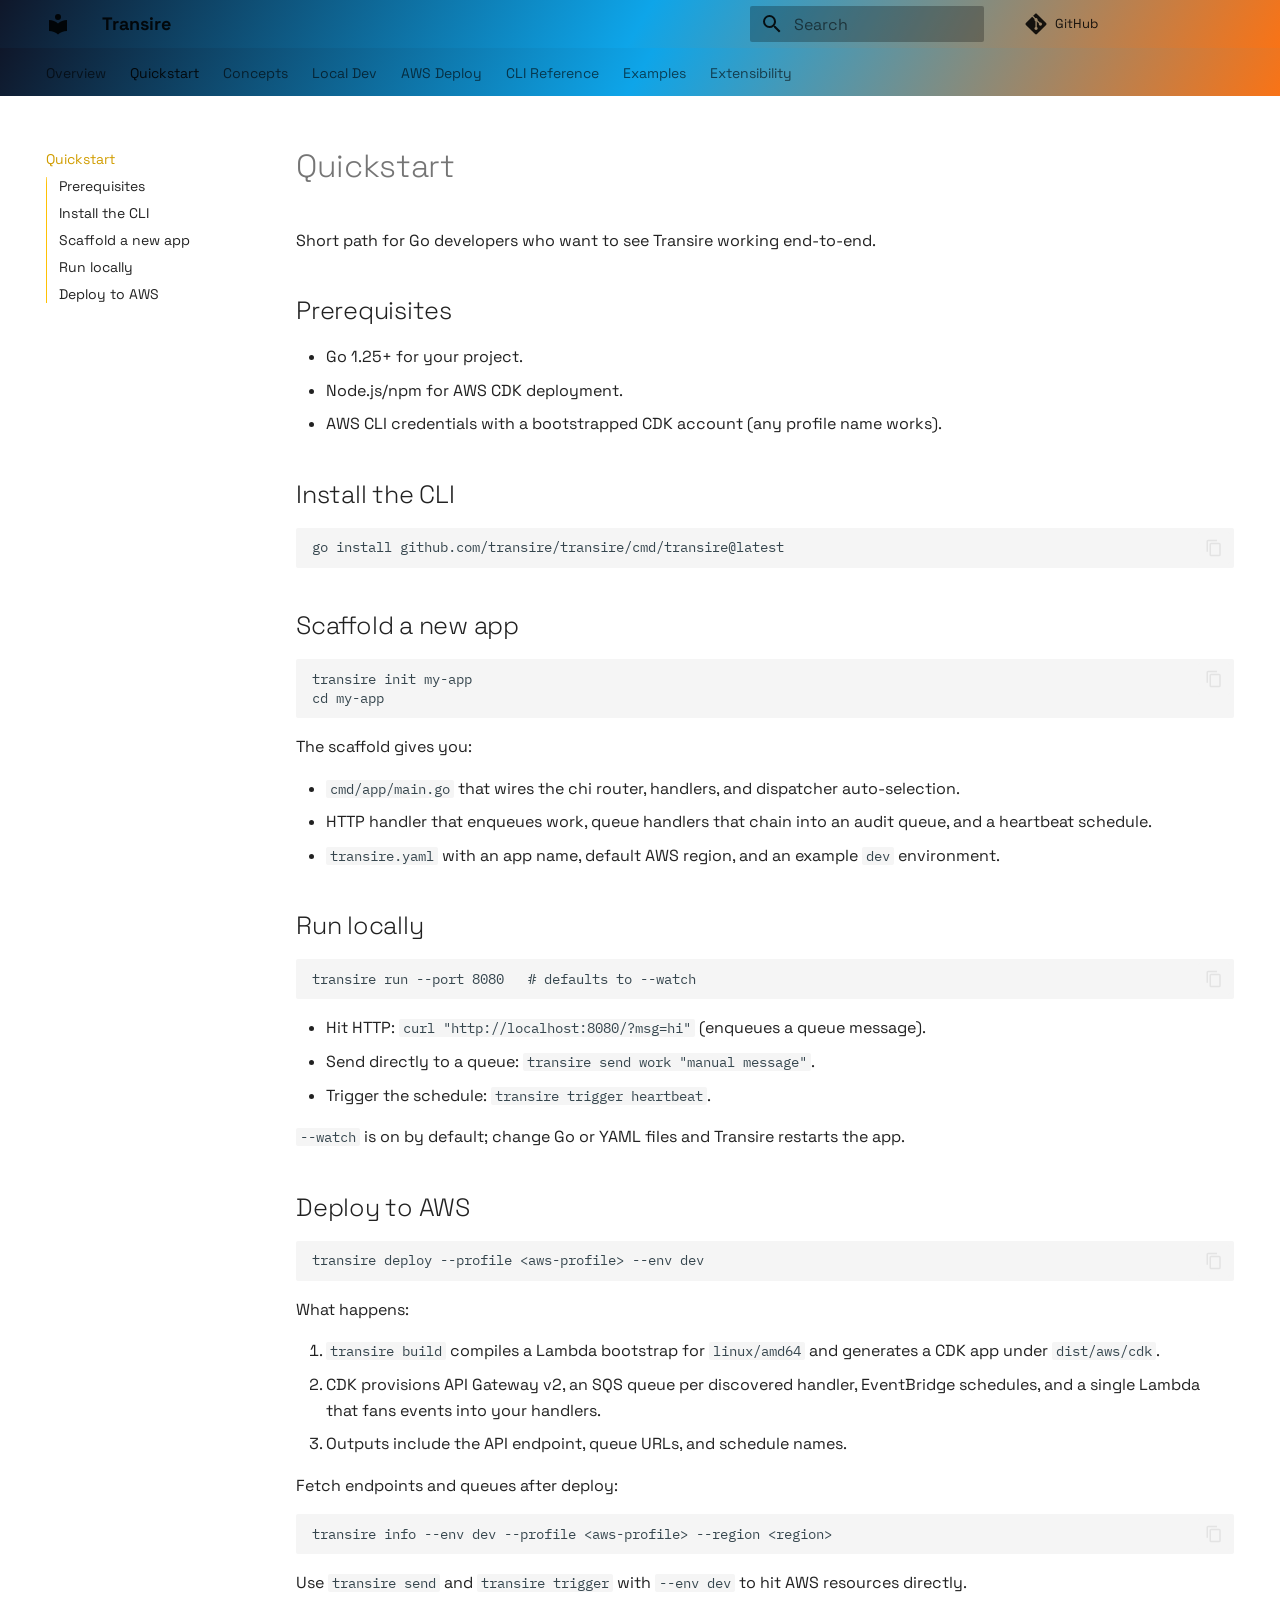
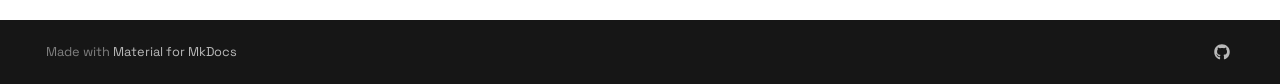
<file: quickstart/index.html>
<!doctype html>
<html lang="en" class="no-js">
  <head>
    
      <meta charset="utf-8">
      <meta name="viewport" content="width=device-width,initial-scale=1">
      
        <meta name="description" content="Install the Transire CLI, scaffold a Go app, run locally with live reload, and deploy to AWS in minutes.">
      
      
        <meta name="author" content="Transire">
      
      
        <link rel="canonical" href="https://transire.github.io/quickstart/">
      
      
        <link rel="prev" href="..">
      
      
        <link rel="next" href="../concepts/">
      
      
        
      
      
      <link rel="icon" href="../assets/images/favicon.png">
      <meta name="generator" content="mkdocs-1.6.1, mkdocs-material-9.7.0">
    
    
      
        <title>Quickstart | Transire - Transire</title>
      
    
    
      <link rel="stylesheet" href="../assets/stylesheets/main.618322db.min.css">
      
        
        <link rel="stylesheet" href="../assets/stylesheets/palette.ab4e12ef.min.css">
      
      


    
    
      
    
    
      
        
        
        <link rel="preconnect" href="https://fonts.gstatic.com" crossorigin>
        <link rel="stylesheet" href="https://fonts.googleapis.com/css?family=Space+Grotesk:300,300i,400,400i,700,700i%7CIBM+Plex+Mono:400,400i,700,700i&display=fallback">
        <style>:root{--md-text-font:"Space Grotesk";--md-code-font:"IBM Plex Mono"}</style>
      
    
    
      <link rel="stylesheet" href="../styles/extra.css">
    
    <script>__md_scope=new URL("..",location),__md_hash=e=>[...e].reduce(((e,_)=>(e<<5)-e+_.charCodeAt(0)),0),__md_get=(e,_=localStorage,t=__md_scope)=>JSON.parse(_.getItem(t.pathname+"."+e)),__md_set=(e,_,t=localStorage,a=__md_scope)=>{try{t.setItem(a.pathname+"."+e,JSON.stringify(_))}catch(e){}}</script>
    
      

    
    
  </head>
  
  
    
    
      
    
    
    
    
    <body dir="ltr" data-md-color-scheme="default" data-md-color-primary="amber" data-md-color-accent="teal">
  
    
    <input class="md-toggle" data-md-toggle="drawer" type="checkbox" id="__drawer" autocomplete="off">
    <input class="md-toggle" data-md-toggle="search" type="checkbox" id="__search" autocomplete="off">
    <label class="md-overlay" for="__drawer"></label>
    <div data-md-component="skip">
      
        
        <a href="#quickstart" class="md-skip">
          Skip to content
        </a>
      
    </div>
    <div data-md-component="announce">
      
    </div>
    
    
      

<header class="md-header" data-md-component="header">
  <nav class="md-header__inner md-grid" aria-label="Header">
    <a href=".." title="Transire" class="md-header__button md-logo" aria-label="Transire" data-md-component="logo">
      
  
  <svg xmlns="http://www.w3.org/2000/svg" viewBox="0 0 24 24"><path d="M12 8a3 3 0 0 0 3-3 3 3 0 0 0-3-3 3 3 0 0 0-3 3 3 3 0 0 0 3 3m0 3.54C9.64 9.35 6.5 8 3 8v11c3.5 0 6.64 1.35 9 3.54 2.36-2.19 5.5-3.54 9-3.54V8c-3.5 0-6.64 1.35-9 3.54"/></svg>

    </a>
    <label class="md-header__button md-icon" for="__drawer">
      
      <svg xmlns="http://www.w3.org/2000/svg" viewBox="0 0 24 24"><path d="M3 6h18v2H3zm0 5h18v2H3zm0 5h18v2H3z"/></svg>
    </label>
    <div class="md-header__title" data-md-component="header-title">
      <div class="md-header__ellipsis">
        <div class="md-header__topic">
          <span class="md-ellipsis">
            Transire
          </span>
        </div>
        <div class="md-header__topic" data-md-component="header-topic">
          <span class="md-ellipsis">
            
              Quickstart | Transire
            
          </span>
        </div>
      </div>
    </div>
    
      
        <form class="md-header__option" data-md-component="palette">
  
    
    
    
    <input class="md-option" data-md-color-media="" data-md-color-scheme="default" data-md-color-primary="amber" data-md-color-accent="teal"  aria-hidden="true"  type="radio" name="__palette" id="__palette_0">
    
  
</form>
      
    
    
      <script>var palette=__md_get("__palette");if(palette&&palette.color){if("(prefers-color-scheme)"===palette.color.media){var media=matchMedia("(prefers-color-scheme: light)"),input=document.querySelector(media.matches?"[data-md-color-media='(prefers-color-scheme: light)']":"[data-md-color-media='(prefers-color-scheme: dark)']");palette.color.media=input.getAttribute("data-md-color-media"),palette.color.scheme=input.getAttribute("data-md-color-scheme"),palette.color.primary=input.getAttribute("data-md-color-primary"),palette.color.accent=input.getAttribute("data-md-color-accent")}for(var[key,value]of Object.entries(palette.color))document.body.setAttribute("data-md-color-"+key,value)}</script>
    
    
    
      
      
        <label class="md-header__button md-icon" for="__search">
          
          <svg xmlns="http://www.w3.org/2000/svg" viewBox="0 0 24 24"><path d="M9.5 3A6.5 6.5 0 0 1 16 9.5c0 1.61-.59 3.09-1.56 4.23l.27.27h.79l5 5-1.5 1.5-5-5v-.79l-.27-.27A6.52 6.52 0 0 1 9.5 16 6.5 6.5 0 0 1 3 9.5 6.5 6.5 0 0 1 9.5 3m0 2C7 5 5 7 5 9.5S7 14 9.5 14 14 12 14 9.5 12 5 9.5 5"/></svg>
        </label>
        <div class="md-search" data-md-component="search" role="dialog">
  <label class="md-search__overlay" for="__search"></label>
  <div class="md-search__inner" role="search">
    <form class="md-search__form" name="search">
      <input type="text" class="md-search__input" name="query" aria-label="Search" placeholder="Search" autocapitalize="off" autocorrect="off" autocomplete="off" spellcheck="false" data-md-component="search-query" required>
      <label class="md-search__icon md-icon" for="__search">
        
        <svg xmlns="http://www.w3.org/2000/svg" viewBox="0 0 24 24"><path d="M9.5 3A6.5 6.5 0 0 1 16 9.5c0 1.61-.59 3.09-1.56 4.23l.27.27h.79l5 5-1.5 1.5-5-5v-.79l-.27-.27A6.52 6.52 0 0 1 9.5 16 6.5 6.5 0 0 1 3 9.5 6.5 6.5 0 0 1 9.5 3m0 2C7 5 5 7 5 9.5S7 14 9.5 14 14 12 14 9.5 12 5 9.5 5"/></svg>
        
        <svg xmlns="http://www.w3.org/2000/svg" viewBox="0 0 24 24"><path d="M20 11v2H8l5.5 5.5-1.42 1.42L4.16 12l7.92-7.92L13.5 5.5 8 11z"/></svg>
      </label>
      <nav class="md-search__options" aria-label="Search">
        
        <button type="reset" class="md-search__icon md-icon" title="Clear" aria-label="Clear" tabindex="-1">
          
          <svg xmlns="http://www.w3.org/2000/svg" viewBox="0 0 24 24"><path d="M19 6.41 17.59 5 12 10.59 6.41 5 5 6.41 10.59 12 5 17.59 6.41 19 12 13.41 17.59 19 19 17.59 13.41 12z"/></svg>
        </button>
      </nav>
      
    </form>
    <div class="md-search__output">
      <div class="md-search__scrollwrap" tabindex="0" data-md-scrollfix>
        <div class="md-search-result" data-md-component="search-result">
          <div class="md-search-result__meta">
            Initializing search
          </div>
          <ol class="md-search-result__list" role="presentation"></ol>
        </div>
      </div>
    </div>
  </div>
</div>
      
    
    
      <div class="md-header__source">
        <a href="https://github.com/transire/transire" title="Go to repository" class="md-source" data-md-component="source">
  <div class="md-source__icon md-icon">
    
    <svg xmlns="http://www.w3.org/2000/svg" viewBox="0 0 448 512"><!--! Font Awesome Free 7.1.0 by @fontawesome - https://fontawesome.com License - https://fontawesome.com/license/free (Icons: CC BY 4.0, Fonts: SIL OFL 1.1, Code: MIT License) Copyright 2025 Fonticons, Inc.--><path d="M439.6 236.1 244 40.5c-5.4-5.5-12.8-8.5-20.4-8.5s-15 3-20.4 8.4L162.5 81l51.5 51.5c27.1-9.1 52.7 16.8 43.4 43.7l49.7 49.7c34.2-11.8 61.2 31 35.5 56.7-26.5 26.5-70.2-2.9-56-37.3L240.3 199v121.9c25.3 12.5 22.3 41.8 9.1 55-6.4 6.4-15.2 10.1-24.3 10.1s-17.8-3.6-24.3-10.1c-17.6-17.6-11.1-46.9 11.2-56v-123c-20.8-8.5-24.6-30.7-18.6-45L142.6 101 8.5 235.1C3 240.6 0 247.9 0 255.5s3 15 8.5 20.4l195.6 195.7c5.4 5.4 12.7 8.4 20.4 8.4s15-3 20.4-8.4l194.7-194.7c5.4-5.4 8.4-12.8 8.4-20.4s-3-15-8.4-20.4"/></svg>
  </div>
  <div class="md-source__repository">
    GitHub
  </div>
</a>
      </div>
    
  </nav>
  
</header>
    
    <div class="md-container" data-md-component="container">
      
      
        
          
            
<nav class="md-tabs" aria-label="Tabs" data-md-component="tabs">
  <div class="md-grid">
    <ul class="md-tabs__list">
      
        
  
  
  
  
    <li class="md-tabs__item">
      <a href=".." class="md-tabs__link">
        
  
  
    
  
  Overview

      </a>
    </li>
  

      
        
  
  
  
    
  
  
    <li class="md-tabs__item md-tabs__item--active">
      <a href="./" class="md-tabs__link">
        
  
  
    
  
  Quickstart

      </a>
    </li>
  

      
        
  
  
  
  
    <li class="md-tabs__item">
      <a href="../concepts/" class="md-tabs__link">
        
  
  
    
  
  Concepts

      </a>
    </li>
  

      
        
  
  
  
  
    <li class="md-tabs__item">
      <a href="../local-development/" class="md-tabs__link">
        
  
  
    
  
  Local Dev

      </a>
    </li>
  

      
        
  
  
  
  
    <li class="md-tabs__item">
      <a href="../aws-deploy/" class="md-tabs__link">
        
  
  
    
  
  AWS Deploy

      </a>
    </li>
  

      
        
  
  
  
  
    <li class="md-tabs__item">
      <a href="../cli/" class="md-tabs__link">
        
  
  
    
  
  CLI Reference

      </a>
    </li>
  

      
        
  
  
  
  
    <li class="md-tabs__item">
      <a href="../examples/" class="md-tabs__link">
        
  
  
    
  
  Examples

      </a>
    </li>
  

      
        
  
  
  
  
    <li class="md-tabs__item">
      <a href="../extensibility/" class="md-tabs__link">
        
  
  
    
  
  Extensibility

      </a>
    </li>
  

      
    </ul>
  </div>
</nav>
          
        
      
      <main class="md-main" data-md-component="main">
        <div class="md-main__inner md-grid">
          
            
              
              <div class="md-sidebar md-sidebar--primary" data-md-component="sidebar" data-md-type="navigation" >
                <div class="md-sidebar__scrollwrap">
                  <div class="md-sidebar__inner">
                    


  


  

<nav class="md-nav md-nav--primary md-nav--lifted md-nav--integrated" aria-label="Navigation" data-md-level="0">
  <label class="md-nav__title" for="__drawer">
    <a href=".." title="Transire" class="md-nav__button md-logo" aria-label="Transire" data-md-component="logo">
      
  
  <svg xmlns="http://www.w3.org/2000/svg" viewBox="0 0 24 24"><path d="M12 8a3 3 0 0 0 3-3 3 3 0 0 0-3-3 3 3 0 0 0-3 3 3 3 0 0 0 3 3m0 3.54C9.64 9.35 6.5 8 3 8v11c3.5 0 6.64 1.35 9 3.54 2.36-2.19 5.5-3.54 9-3.54V8c-3.5 0-6.64 1.35-9 3.54"/></svg>

    </a>
    Transire
  </label>
  
    <div class="md-nav__source">
      <a href="https://github.com/transire/transire" title="Go to repository" class="md-source" data-md-component="source">
  <div class="md-source__icon md-icon">
    
    <svg xmlns="http://www.w3.org/2000/svg" viewBox="0 0 448 512"><!--! Font Awesome Free 7.1.0 by @fontawesome - https://fontawesome.com License - https://fontawesome.com/license/free (Icons: CC BY 4.0, Fonts: SIL OFL 1.1, Code: MIT License) Copyright 2025 Fonticons, Inc.--><path d="M439.6 236.1 244 40.5c-5.4-5.5-12.8-8.5-20.4-8.5s-15 3-20.4 8.4L162.5 81l51.5 51.5c27.1-9.1 52.7 16.8 43.4 43.7l49.7 49.7c34.2-11.8 61.2 31 35.5 56.7-26.5 26.5-70.2-2.9-56-37.3L240.3 199v121.9c25.3 12.5 22.3 41.8 9.1 55-6.4 6.4-15.2 10.1-24.3 10.1s-17.8-3.6-24.3-10.1c-17.6-17.6-11.1-46.9 11.2-56v-123c-20.8-8.5-24.6-30.7-18.6-45L142.6 101 8.5 235.1C3 240.6 0 247.9 0 255.5s3 15 8.5 20.4l195.6 195.7c5.4 5.4 12.7 8.4 20.4 8.4s15-3 20.4-8.4l194.7-194.7c5.4-5.4 8.4-12.8 8.4-20.4s-3-15-8.4-20.4"/></svg>
  </div>
  <div class="md-source__repository">
    GitHub
  </div>
</a>
    </div>
  
  <ul class="md-nav__list" data-md-scrollfix>
    
      
      
  
  
  
  
    <li class="md-nav__item">
      <a href=".." class="md-nav__link">
        
  
  
  <span class="md-ellipsis">
    
  
    Overview
  

    
  </span>
  
  

      </a>
    </li>
  

    
      
      
  
  
    
  
  
  
    <li class="md-nav__item md-nav__item--active">
      
      <input class="md-nav__toggle md-toggle" type="checkbox" id="__toc">
      
      
        
      
      
        <label class="md-nav__link md-nav__link--active" for="__toc">
          
  
  
  <span class="md-ellipsis">
    
  
    Quickstart
  

    
  </span>
  
  

          <span class="md-nav__icon md-icon"></span>
        </label>
      
      <a href="./" class="md-nav__link md-nav__link--active">
        
  
  
  <span class="md-ellipsis">
    
  
    Quickstart
  

    
  </span>
  
  

      </a>
      
        

<nav class="md-nav md-nav--secondary" aria-label="Table of contents">
  
  
  
    
  
  
    <label class="md-nav__title" for="__toc">
      <span class="md-nav__icon md-icon"></span>
      Table of contents
    </label>
    <ul class="md-nav__list" data-md-component="toc" data-md-scrollfix>
      
        <li class="md-nav__item">
  <a href="#prerequisites" class="md-nav__link">
    <span class="md-ellipsis">
      
        Prerequisites
      
    </span>
  </a>
  
</li>
      
        <li class="md-nav__item">
  <a href="#install-the-cli" class="md-nav__link">
    <span class="md-ellipsis">
      
        Install the CLI
      
    </span>
  </a>
  
</li>
      
        <li class="md-nav__item">
  <a href="#scaffold-a-new-app" class="md-nav__link">
    <span class="md-ellipsis">
      
        Scaffold a new app
      
    </span>
  </a>
  
</li>
      
        <li class="md-nav__item">
  <a href="#run-locally" class="md-nav__link">
    <span class="md-ellipsis">
      
        Run locally
      
    </span>
  </a>
  
</li>
      
        <li class="md-nav__item">
  <a href="#deploy-to-aws" class="md-nav__link">
    <span class="md-ellipsis">
      
        Deploy to AWS
      
    </span>
  </a>
  
</li>
      
    </ul>
  
</nav>
      
    </li>
  

    
      
      
  
  
  
  
    <li class="md-nav__item">
      <a href="../concepts/" class="md-nav__link">
        
  
  
  <span class="md-ellipsis">
    
  
    Concepts
  

    
  </span>
  
  

      </a>
    </li>
  

    
      
      
  
  
  
  
    <li class="md-nav__item">
      <a href="../local-development/" class="md-nav__link">
        
  
  
  <span class="md-ellipsis">
    
  
    Local Dev
  

    
  </span>
  
  

      </a>
    </li>
  

    
      
      
  
  
  
  
    <li class="md-nav__item">
      <a href="../aws-deploy/" class="md-nav__link">
        
  
  
  <span class="md-ellipsis">
    
  
    AWS Deploy
  

    
  </span>
  
  

      </a>
    </li>
  

    
      
      
  
  
  
  
    <li class="md-nav__item">
      <a href="../cli/" class="md-nav__link">
        
  
  
  <span class="md-ellipsis">
    
  
    CLI Reference
  

    
  </span>
  
  

      </a>
    </li>
  

    
      
      
  
  
  
  
    <li class="md-nav__item">
      <a href="../examples/" class="md-nav__link">
        
  
  
  <span class="md-ellipsis">
    
  
    Examples
  

    
  </span>
  
  

      </a>
    </li>
  

    
      
      
  
  
  
  
    <li class="md-nav__item">
      <a href="../extensibility/" class="md-nav__link">
        
  
  
  <span class="md-ellipsis">
    
  
    Extensibility
  

    
  </span>
  
  

      </a>
    </li>
  

    
  </ul>
</nav>
                  </div>
                </div>
              </div>
            
            
          
          
            <div class="md-content" data-md-component="content">
              
              <article class="md-content__inner md-typeset">
                
                  


  
  


<h1 id="quickstart">Quickstart<a class="headerlink" href="#quickstart" title="Permanent link">&para;</a></h1>
<p>Short path for Go developers who want to see Transire working end-to-end.</p>
<h2 id="prerequisites">Prerequisites<a class="headerlink" href="#prerequisites" title="Permanent link">&para;</a></h2>
<ul>
<li>Go 1.25+ for your project.</li>
<li>Node.js/npm for AWS CDK deployment.</li>
<li>AWS CLI credentials with a bootstrapped CDK account (any profile name works).</li>
</ul>
<h2 id="install-the-cli">Install the CLI<a class="headerlink" href="#install-the-cli" title="Permanent link">&para;</a></h2>
<div class="codehilite"><pre><span></span><code>go<span class="w"> </span>install<span class="w"> </span>github.com/transire/transire/cmd/transire@latest
</code></pre></div>

<h2 id="scaffold-a-new-app">Scaffold a new app<a class="headerlink" href="#scaffold-a-new-app" title="Permanent link">&para;</a></h2>
<div class="codehilite"><pre><span></span><code>transire<span class="w"> </span>init<span class="w"> </span>my-app
<span class="nb">cd</span><span class="w"> </span>my-app
</code></pre></div>

<p>The scaffold gives you:</p>
<ul>
<li><code>cmd/app/main.go</code> that wires the chi router, handlers, and dispatcher auto-selection.</li>
<li>HTTP handler that enqueues work, queue handlers that chain into an audit queue, and a heartbeat schedule.</li>
<li><code>transire.yaml</code> with an app name, default AWS region, and an example <code>dev</code> environment.</li>
</ul>
<h2 id="run-locally">Run locally<a class="headerlink" href="#run-locally" title="Permanent link">&para;</a></h2>
<div class="codehilite"><pre><span></span><code>transire<span class="w"> </span>run<span class="w"> </span>--port<span class="w"> </span><span class="m">8080</span><span class="w">   </span><span class="c1"># defaults to --watch</span>
</code></pre></div>

<ul>
<li>Hit HTTP: <code>curl "http://localhost:8080/?msg=hi"</code> (enqueues a queue message).</li>
<li>Send directly to a queue: <code>transire send work "manual message"</code>.</li>
<li>Trigger the schedule: <code>transire trigger heartbeat</code>.</li>
</ul>
<p><code>--watch</code> is on by default; change Go or YAML files and Transire restarts the app.</p>
<h2 id="deploy-to-aws">Deploy to AWS<a class="headerlink" href="#deploy-to-aws" title="Permanent link">&para;</a></h2>
<div class="codehilite"><pre><span></span><code>transire<span class="w"> </span>deploy<span class="w"> </span>--profile<span class="w"> </span>&lt;aws-profile&gt;<span class="w"> </span>--env<span class="w"> </span>dev
</code></pre></div>

<p>What happens:</p>
<ol>
<li><code>transire build</code> compiles a Lambda bootstrap for <code>linux/amd64</code> and generates a CDK app under <code>dist/aws/cdk</code>.</li>
<li>CDK provisions API Gateway v2, an SQS queue per discovered handler, EventBridge schedules, and a single Lambda that fans events into your handlers.</li>
<li>Outputs include the API endpoint, queue URLs, and schedule names.</li>
</ol>
<p>Fetch endpoints and queues after deploy:</p>
<div class="codehilite"><pre><span></span><code>transire<span class="w"> </span>info<span class="w"> </span>--env<span class="w"> </span>dev<span class="w"> </span>--profile<span class="w"> </span>&lt;aws-profile&gt;<span class="w"> </span>--region<span class="w"> </span>&lt;region&gt;
</code></pre></div>

<p>Use <code>transire send</code> and <code>transire trigger</code> with <code>--env dev</code> to hit AWS resources directly.</p>







  
  






                
              </article>
            </div>
          
          
<script>var target=document.getElementById(location.hash.slice(1));target&&target.name&&(target.checked=target.name.startsWith("__tabbed_"))</script>
        </div>
        
          <button type="button" class="md-top md-icon" data-md-component="top" hidden>
  
  <svg xmlns="http://www.w3.org/2000/svg" viewBox="0 0 24 24"><path d="M13 20h-2V8l-5.5 5.5-1.42-1.42L12 4.16l7.92 7.92-1.42 1.42L13 8z"/></svg>
  Back to top
</button>
        
      </main>
      
        <footer class="md-footer">
  
  <div class="md-footer-meta md-typeset">
    <div class="md-footer-meta__inner md-grid">
      <div class="md-copyright">
  
  
    Made with
    <a href="https://squidfunk.github.io/mkdocs-material/" target="_blank" rel="noopener">
      Material for MkDocs
    </a>
  
</div>
      
        
<div class="md-social">
  
    
    
    
    
    <a href="https://github.com/transire/transire" target="_blank" rel="noopener" title="Transire on GitHub" class="md-social__link">
      <svg xmlns="http://www.w3.org/2000/svg" viewBox="0 0 512 512"><!--! Font Awesome Free 7.1.0 by @fontawesome - https://fontawesome.com License - https://fontawesome.com/license/free (Icons: CC BY 4.0, Fonts: SIL OFL 1.1, Code: MIT License) Copyright 2025 Fonticons, Inc.--><path d="M173.9 397.4c0 2-2.3 3.6-5.2 3.6-3.3.3-5.6-1.3-5.6-3.6 0-2 2.3-3.6 5.2-3.6 3-.3 5.6 1.3 5.6 3.6m-31.1-4.5c-.7 2 1.3 4.3 4.3 4.9 2.6 1 5.6 0 6.2-2s-1.3-4.3-4.3-5.2c-2.6-.7-5.5.3-6.2 2.3m44.2-1.7c-2.9.7-4.9 2.6-4.6 4.9.3 2 2.9 3.3 5.9 2.6 2.9-.7 4.9-2.6 4.6-4.6-.3-1.9-3-3.2-5.9-2.9M252.8 8C114.1 8 8 113.3 8 252c0 110.9 69.8 205.8 169.5 239.2 12.8 2.3 17.3-5.6 17.3-12.1 0-6.2-.3-40.4-.3-61.4 0 0-70 15-84.7-29.8 0 0-11.4-29.1-27.8-36.6 0 0-22.9-15.7 1.6-15.4 0 0 24.9 2 38.6 25.8 21.9 38.6 58.6 27.5 72.9 20.9 2.3-16 8.8-27.1 16-33.7-55.9-6.2-112.3-14.3-112.3-110.5 0-27.5 7.6-41.3 23.6-58.9-2.6-6.5-11.1-33.3 2.6-67.9 20.9-6.5 69 27 69 27 20-5.6 41.5-8.5 62.8-8.5s42.8 2.9 62.8 8.5c0 0 48.1-33.6 69-27 13.7 34.7 5.2 61.4 2.6 67.9 16 17.7 25.8 31.5 25.8 58.9 0 96.5-58.9 104.2-114.8 110.5 9.2 7.9 17 22.9 17 46.4 0 33.7-.3 75.4-.3 83.6 0 6.5 4.6 14.4 17.3 12.1C436.2 457.8 504 362.9 504 252 504 113.3 391.5 8 252.8 8M105.2 352.9c-1.3 1-1 3.3.7 5.2 1.6 1.6 3.9 2.3 5.2 1 1.3-1 1-3.3-.7-5.2-1.6-1.6-3.9-2.3-5.2-1m-10.8-8.1c-.7 1.3.3 2.9 2.3 3.9 1.6 1 3.6.7 4.3-.7.7-1.3-.3-2.9-2.3-3.9-2-.6-3.6-.3-4.3.7m32.4 35.6c-1.6 1.3-1 4.3 1.3 6.2 2.3 2.3 5.2 2.6 6.5 1 1.3-1.3.7-4.3-1.3-6.2-2.2-2.3-5.2-2.6-6.5-1m-11.4-14.7c-1.6 1-1.6 3.6 0 5.9s4.3 3.3 5.6 2.3c1.6-1.3 1.6-3.9 0-6.2-1.4-2.3-4-3.3-5.6-2"/></svg>
    </a>
  
</div>
      
    </div>
  </div>
</footer>
      
    </div>
    <div class="md-dialog" data-md-component="dialog">
      <div class="md-dialog__inner md-typeset"></div>
    </div>
    
    
    
      
      
      <script id="__config" type="application/json">{"annotate": null, "base": "..", "features": ["navigation.instant", "navigation.tabs", "navigation.sections", "navigation.top", "content.code.copy", "toc.integrate", "search.highlight"], "search": "../assets/javascripts/workers/search.7a47a382.min.js", "tags": null, "translations": {"clipboard.copied": "Copied to clipboard", "clipboard.copy": "Copy to clipboard", "search.result.more.one": "1 more on this page", "search.result.more.other": "# more on this page", "search.result.none": "No matching documents", "search.result.one": "1 matching document", "search.result.other": "# matching documents", "search.result.placeholder": "Type to start searching", "search.result.term.missing": "Missing", "select.version": "Select version"}, "version": null}</script>
    
    
      <script src="../assets/javascripts/bundle.e71a0d61.min.js"></script>
      
    
  </body>
</html>
</file>
<file: styles/extra.css>
@import url("https://fonts.googleapis.com/css2?family=Space+Grotesk:wght@400;500;600;700&family=IBM+Plex+Mono:wght@400;500;600&display=swap");

:root {
  --md-primary-fg-color: #f59e0b;
  --md-accent-fg-color: #0ea5e9;
}

.md-header, .md-tabs {
  background: linear-gradient(120deg, #0f172a 0%, #0ea5e9 50%, #f97316 100%);
}

.hero {
  background: radial-gradient(circle at 20% 20%, rgba(14,165,233,0.15), transparent 35%),
              radial-gradient(circle at 80% 0%, rgba(249,115,22,0.15), transparent 25%),
              linear-gradient(135deg, #0f172a 0%, #111827 60%, #0b1021 100%);
  color: #f8fafc;
  padding: 2.5rem;
  border-radius: 18px;
  box-shadow: 0 20px 60px rgba(17, 24, 39, 0.35);
  margin-bottom: 1.5rem;
}

.hero h1 {
  margin: 0.2rem 0 0.8rem;
  font-weight: 700;
  letter-spacing: -0.02em;
}

.hero .lede {
  margin-bottom: 1.2rem;
  max-width: 60ch;
  color: #e2e8f0;
}

.hero-actions {
  display: flex;
  gap: 0.75rem;
  flex-wrap: wrap;
}

.hero a {
  text-decoration: none;
  font-weight: 600;
}

.hero .cta {
  background: #f59e0b;
  color: #0f172a;
  padding: 0.6rem 1rem;
  border-radius: 10px;
  box-shadow: 0 10px 30px rgba(245, 158, 11, 0.35);
}

.hero .ghost {
  border: 1px solid rgba(226, 232, 240, 0.4);
  color: #e2e8f0;
  padding: 0.6rem 1rem;
  border-radius: 10px;
}

.eyebrow {
  text-transform: uppercase;
  letter-spacing: 0.1em;
  font-size: 0.75rem;
  margin: 0;
  color: #cbd5e1;
}

.md-typeset code { font-family: "IBM Plex Mono", monospace; }

@media (max-width: 720px) {
  .hero { padding: 1.75rem; }
  .hero h1 { font-size: 1.6rem; }
}
</file>
<file: assets/stylesheets/main.618322db.min.css>
@charset "UTF-8";html{-webkit-text-size-adjust:none;-moz-text-size-adjust:none;text-size-adjust:none;box-sizing:border-box}*,:after,:before{box-sizing:inherit}@media (prefers-reduced-motion){*,:after,:before{transition:none!important}}body{margin:0}a,button,input,label{-webkit-tap-highlight-color:transparent}a{color:inherit;text-decoration:none}hr{border:0;box-sizing:initial;display:block;height:.05rem;overflow:visible;padding:0}small{font-size:80%}sub,sup{line-height:1em}img{border-style:none}table{border-collapse:initial;border-spacing:0}td,th{font-weight:400;vertical-align:top}button{background:#0000;border:0;font-family:inherit;font-size:inherit;margin:0;padding:0}input{border:0;outline:none}:root{--md-primary-fg-color:#4051b5;--md-primary-fg-color--light:#5d6cc0;--md-primary-fg-color--dark:#303fa1;--md-primary-bg-color:#fff;--md-primary-bg-color--light:#ffffffb3;--md-accent-fg-color:#526cfe;--md-accent-fg-color--transparent:#526cfe1a;--md-accent-bg-color:#fff;--md-accent-bg-color--light:#ffffffb3}[data-md-color-scheme=default]{color-scheme:light}[data-md-color-scheme=default] img[src$="#gh-dark-mode-only"],[data-md-color-scheme=default] img[src$="#only-dark"]{display:none}:root,[data-md-color-scheme=default]{--md-hue:225deg;--md-default-fg-color:#000000de;--md-default-fg-color--light:#0000008a;--md-default-fg-color--lighter:#00000052;--md-default-fg-color--lightest:#00000012;--md-default-bg-color:#fff;--md-default-bg-color--light:#ffffffb3;--md-default-bg-color--lighter:#ffffff4d;--md-default-bg-color--lightest:#ffffff1f;--md-code-fg-color:#36464e;--md-code-bg-color:#f5f5f5;--md-code-bg-color--light:#f5f5f5b3;--md-code-bg-color--lighter:#f5f5f54d;--md-code-hl-color:#4287ff;--md-code-hl-color--light:#4287ff1a;--md-code-hl-number-color:#d52a2a;--md-code-hl-special-color:#db1457;--md-code-hl-function-color:#a846b9;--md-code-hl-constant-color:#6e59d9;--md-code-hl-keyword-color:#3f6ec6;--md-code-hl-string-color:#1c7d4d;--md-code-hl-name-color:var(--md-code-fg-color);--md-code-hl-operator-color:var(--md-default-fg-color--light);--md-code-hl-punctuation-color:var(--md-default-fg-color--light);--md-code-hl-comment-color:var(--md-default-fg-color--light);--md-code-hl-generic-color:var(--md-default-fg-color--light);--md-code-hl-variable-color:var(--md-default-fg-color--light);--md-typeset-color:var(--md-default-fg-color);--md-typeset-a-color:var(--md-primary-fg-color);--md-typeset-del-color:#f5503d26;--md-typeset-ins-color:#0bd57026;--md-typeset-kbd-color:#fafafa;--md-typeset-kbd-accent-color:#fff;--md-typeset-kbd-border-color:#b8b8b8;--md-typeset-mark-color:#ffff0080;--md-typeset-table-color:#0000001f;--md-typeset-table-color--light:rgba(0,0,0,.035);--md-admonition-fg-color:var(--md-default-fg-color);--md-admonition-bg-color:var(--md-default-bg-color);--md-warning-fg-color:#000000de;--md-warning-bg-color:#ff9;--md-footer-fg-color:#fff;--md-footer-fg-color--light:#ffffffb3;--md-footer-fg-color--lighter:#ffffff73;--md-footer-bg-color:#000000de;--md-footer-bg-color--dark:#00000052;--md-shadow-z1:0 0.2rem 0.5rem #0000000d,0 0 0.05rem #0000001a;--md-shadow-z2:0 0.2rem 0.5rem #0000001a,0 0 0.05rem #00000040;--md-shadow-z3:0 0.2rem 0.5rem #0003,0 0 0.05rem #00000059}.md-icon svg{fill:currentcolor;display:block;height:1.2rem;width:1.2rem}body{-webkit-font-smoothing:antialiased;-moz-osx-font-smoothing:grayscale;--md-text-font-family:var(--md-text-font,_),-apple-system,BlinkMacSystemFont,Helvetica,Arial,sans-serif;--md-code-font-family:var(--md-code-font,_),SFMono-Regular,Consolas,Menlo,monospace}aside,body,input{font-feature-settings:"kern","liga";color:var(--md-typeset-color);font-family:var(--md-text-font-family)}code,kbd,pre{font-feature-settings:"kern";font-family:var(--md-code-font-family)}:root{--md-typeset-table-sort-icon:url('data:image/svg+xml;charset=utf-8,<svg xmlns="http://www.w3.org/2000/svg" viewBox="0 0 24 24"><path d="m18 21-4-4h3V7h-3l4-4 4 4h-3v10h3M2 19v-2h10v2M2 13v-2h7v2M2 7V5h4v2z"/></svg>');--md-typeset-table-sort-icon--asc:url('data:image/svg+xml;charset=utf-8,<svg xmlns="http://www.w3.org/2000/svg" viewBox="0 0 24 24"><path d="M19 17h3l-4 4-4-4h3V3h2M2 17h10v2H2M6 5v2H2V5m0 6h7v2H2z"/></svg>');--md-typeset-table-sort-icon--desc:url('data:image/svg+xml;charset=utf-8,<svg xmlns="http://www.w3.org/2000/svg" viewBox="0 0 24 24"><path d="M19 7h3l-4-4-4 4h3v14h2M2 17h10v2H2M6 5v2H2V5m0 6h7v2H2z"/></svg>')}.md-typeset{-webkit-print-color-adjust:exact;color-adjust:exact;font-size:.8rem;line-height:1.6;overflow-wrap:break-word}@media print{.md-typeset{font-size:.68rem}}.md-typeset blockquote,.md-typeset dl,.md-typeset figure,.md-typeset ol,.md-typeset pre,.md-typeset ul{margin-bottom:1em;margin-top:1em}.md-typeset h1{color:var(--md-default-fg-color--light);font-size:2em;line-height:1.3;margin:0 0 1.25em}.md-typeset h1,.md-typeset h2{font-weight:300;letter-spacing:-.01em}.md-typeset h2{font-size:1.5625em;line-height:1.4;margin:1.6em 0 .64em}.md-typeset h3{font-size:1.25em;font-weight:400;letter-spacing:-.01em;line-height:1.5;margin:1.6em 0 .8em}.md-typeset h2+h3{margin-top:.8em}.md-typeset h4{font-weight:700;letter-spacing:-.01em;margin:1em 0}.md-typeset h5,.md-typeset h6{color:var(--md-default-fg-color--light);font-size:.8em;font-weight:700;letter-spacing:-.01em;margin:1.25em 0}.md-typeset h5{text-transform:uppercase}.md-typeset h5 code{text-transform:none}.md-typeset hr{border-bottom:.05rem solid var(--md-default-fg-color--lightest);display:flow-root;margin:1.5em 0}.md-typeset a{color:var(--md-typeset-a-color);word-break:break-word}.md-typeset a,.md-typeset a:before{transition:color 125ms}.md-typeset a:focus,.md-typeset a:hover{color:var(--md-accent-fg-color)}.md-typeset a:focus code,.md-typeset a:hover code{background-color:var(--md-accent-fg-color--transparent);color:var(--md-accent-fg-color)}.md-typeset a code{color:var(--md-typeset-a-color)}.md-typeset a.focus-visible{outline-color:var(--md-accent-fg-color);outline-offset:.2rem}.md-typeset code,.md-typeset kbd,.md-typeset pre{color:var(--md-code-fg-color);direction:ltr;font-variant-ligatures:none;transition:background-color 125ms}@media print{.md-typeset code,.md-typeset kbd,.md-typeset pre{white-space:pre-wrap}}.md-typeset code{background-color:var(--md-code-bg-color);border-radius:.1rem;-webkit-box-decoration-break:clone;box-decoration-break:clone;font-size:.85em;padding:0 .2941176471em;transition:color 125ms,background-color 125ms;word-break:break-word}.md-typeset code:not(.focus-visible){-webkit-tap-highlight-color:transparent;outline:none}.md-typeset pre{display:flow-root;line-height:1.4;position:relative}.md-typeset pre>code{-webkit-box-decoration-break:slice;box-decoration-break:slice;box-shadow:none;display:block;margin:0;outline-color:var(--md-accent-fg-color);overflow:auto;padding:.7720588235em 1.1764705882em;scrollbar-color:var(--md-default-fg-color--lighter) #0000;scrollbar-width:thin;touch-action:auto;word-break:normal}.md-typeset pre>code:hover{scrollbar-color:var(--md-accent-fg-color) #0000}.md-typeset pre>code::-webkit-scrollbar{height:.2rem;width:.2rem}.md-typeset pre>code::-webkit-scrollbar-thumb{background-color:var(--md-default-fg-color--lighter)}.md-typeset pre>code::-webkit-scrollbar-thumb:hover{background-color:var(--md-accent-fg-color)}.md-typeset kbd{background-color:var(--md-typeset-kbd-color);border-radius:.1rem;box-shadow:0 .1rem 0 .05rem var(--md-typeset-kbd-border-color),0 .1rem 0 var(--md-typeset-kbd-border-color),0 -.1rem .2rem var(--md-typeset-kbd-accent-color) inset;color:var(--md-default-fg-color);display:inline-block;font-size:.75em;padding:0 .6666666667em;vertical-align:text-top;word-break:break-word}.md-typeset mark{background-color:var(--md-typeset-mark-color);-webkit-box-decoration-break:clone;box-decoration-break:clone;color:inherit;word-break:break-word}.md-typeset abbr{cursor:help;text-decoration:none}.md-typeset [data-preview],.md-typeset abbr{border-bottom:.05rem dotted var(--md-default-fg-color--light)}.md-typeset small{opacity:.75}[dir=ltr] .md-typeset sub,[dir=ltr] .md-typeset sup{margin-left:.078125em}[dir=rtl] .md-typeset sub,[dir=rtl] .md-typeset sup{margin-right:.078125em}[dir=ltr] .md-typeset blockquote{padding-left:.6rem}[dir=rtl] .md-typeset blockquote{padding-right:.6rem}[dir=ltr] .md-typeset blockquote{border-left:.2rem solid var(--md-default-fg-color--lighter)}[dir=rtl] .md-typeset blockquote{border-right:.2rem solid var(--md-default-fg-color--lighter)}.md-typeset blockquote{color:var(--md-default-fg-color--light);margin-left:0;margin-right:0}.md-typeset ul{list-style-type:disc}.md-typeset ul[type]{list-style-type:revert-layer}[dir=ltr] .md-typeset ol,[dir=ltr] .md-typeset ul{margin-left:.625em}[dir=rtl] .md-typeset ol,[dir=rtl] .md-typeset ul{margin-right:.625em}.md-typeset ol,.md-typeset ul{padding:0}.md-typeset ol:not([hidden]),.md-typeset ul:not([hidden]){display:flow-root}.md-typeset ol ol,.md-typeset ul ol{list-style-type:lower-alpha}.md-typeset ol ol ol,.md-typeset ul ol ol{list-style-type:lower-roman}.md-typeset ol ol ol ol,.md-typeset ul ol ol ol{list-style-type:upper-alpha}.md-typeset ol ol ol ol ol,.md-typeset ul ol ol ol ol{list-style-type:upper-roman}.md-typeset ol[type],.md-typeset ul[type]{list-style-type:revert-layer}[dir=ltr] .md-typeset ol li,[dir=ltr] .md-typeset ul li{margin-left:1.25em}[dir=rtl] .md-typeset ol li,[dir=rtl] .md-typeset ul li{margin-right:1.25em}.md-typeset ol li,.md-typeset ul li{margin-bottom:.5em}.md-typeset ol li blockquote,.md-typeset ol li p,.md-typeset ul li blockquote,.md-typeset ul li p{margin:.5em 0}.md-typeset ol li:last-child,.md-typeset ul li:last-child{margin-bottom:0}[dir=ltr] .md-typeset ol li ol,[dir=ltr] .md-typeset ol li ul,[dir=ltr] .md-typeset ul li ol,[dir=ltr] .md-typeset ul li ul{margin-left:.625em}[dir=rtl] .md-typeset ol li ol,[dir=rtl] .md-typeset ol li ul,[dir=rtl] .md-typeset ul li ol,[dir=rtl] .md-typeset ul li ul{margin-right:.625em}.md-typeset ol li ol,.md-typeset ol li ul,.md-typeset ul li ol,.md-typeset ul li ul{margin-bottom:.5em;margin-top:.5em}[dir=ltr] .md-typeset dd{margin-left:1.875em}[dir=rtl] .md-typeset dd{margin-right:1.875em}.md-typeset dd{margin-bottom:1.5em;margin-top:1em}.md-typeset img,.md-typeset svg,.md-typeset video{height:auto;max-width:100%}.md-typeset img[align=left]{margin:1em 1em 1em 0}.md-typeset img[align=right]{margin:1em 0 1em 1em}.md-typeset img[align]:only-child{margin-top:0}.md-typeset figure{display:flow-root;margin:1em auto;max-width:100%;text-align:center;width:fit-content}.md-typeset figure img{display:block;margin:0 auto}.md-typeset figcaption{font-style:italic;margin:1em auto;max-width:24rem}.md-typeset iframe{max-width:100%}.md-typeset table:not([class]){background-color:var(--md-default-bg-color);border:.05rem solid var(--md-typeset-table-color);border-radius:.1rem;display:inline-block;font-size:.64rem;max-width:100%;overflow:auto;touch-action:auto}@media print{.md-typeset table:not([class]){display:table}}.md-typeset table:not([class])+*{margin-top:1.5em}.md-typeset table:not([class]) td>:first-child,.md-typeset table:not([class]) th>:first-child{margin-top:0}.md-typeset table:not([class]) td>:last-child,.md-typeset table:not([class]) th>:last-child{margin-bottom:0}.md-typeset table:not([class]) td:not([align]),.md-typeset table:not([class]) th:not([align]){text-align:left}[dir=rtl] .md-typeset table:not([class]) td:not([align]),[dir=rtl] .md-typeset table:not([class]) th:not([align]){text-align:right}.md-typeset table:not([class]) th{font-weight:700;min-width:5rem;padding:.9375em 1.25em;vertical-align:top}.md-typeset table:not([class]) td{border-top:.05rem solid var(--md-typeset-table-color);padding:.9375em 1.25em;vertical-align:top}.md-typeset table:not([class]) tbody tr{transition:background-color 125ms}.md-typeset table:not([class]) tbody tr:hover{background-color:var(--md-typeset-table-color--light);box-shadow:0 .05rem 0 var(--md-default-bg-color) inset}.md-typeset table:not([class]) a{word-break:normal}.md-typeset table th[role=columnheader]{cursor:pointer}[dir=ltr] .md-typeset table th[role=columnheader]:after{margin-left:.5em}[dir=rtl] .md-typeset table th[role=columnheader]:after{margin-right:.5em}.md-typeset table th[role=columnheader]:after{content:"";display:inline-block;height:1.2em;-webkit-mask-image:var(--md-typeset-table-sort-icon);mask-image:var(--md-typeset-table-sort-icon);-webkit-mask-repeat:no-repeat;mask-repeat:no-repeat;-webkit-mask-size:contain;mask-size:contain;transition:background-color 125ms;vertical-align:text-bottom;width:1.2em}.md-typeset table th[role=columnheader]:hover:after{background-color:var(--md-default-fg-color--lighter)}.md-typeset table th[role=columnheader][aria-sort=ascending]:after{background-color:var(--md-default-fg-color--light);-webkit-mask-image:var(--md-typeset-table-sort-icon--asc);mask-image:var(--md-typeset-table-sort-icon--asc)}.md-typeset table th[role=columnheader][aria-sort=descending]:after{background-color:var(--md-default-fg-color--light);-webkit-mask-image:var(--md-typeset-table-sort-icon--desc);mask-image:var(--md-typeset-table-sort-icon--desc)}.md-typeset__scrollwrap{margin:1em -.8rem;overflow-x:auto;touch-action:auto}.md-typeset__table{display:inline-block;margin-bottom:.5em;padding:0 .8rem}@media print{.md-typeset__table{display:block}}html .md-typeset__table table{display:table;margin:0;overflow:hidden;width:100%}@media screen and (max-width:44.984375em){.md-content__inner>pre{margin:1em -.8rem}.md-content__inner>pre code{border-radius:0}}.md-typeset .md-author{border-radius:100%;display:block;flex-shrink:0;height:1.6rem;overflow:hidden;position:relative;transition:color 125ms,transform 125ms;width:1.6rem}.md-typeset .md-author img{display:block}.md-typeset .md-author--more{background:var(--md-default-fg-color--lightest);color:var(--md-default-fg-color--lighter);font-size:.6rem;font-weight:700;line-height:1.6rem;text-align:center}.md-typeset .md-author--long{height:2.4rem;width:2.4rem}.md-typeset a.md-author{transform:scale(1)}.md-typeset a.md-author img{border-radius:100%;filter:grayscale(100%) opacity(75%);transition:filter 125ms}.md-typeset a.md-author:focus,.md-typeset a.md-author:hover{transform:scale(1.1);z-index:1}.md-typeset a.md-author:focus img,.md-typeset a.md-author:hover img{filter:grayscale(0)}.md-banner{background-color:var(--md-footer-bg-color);color:var(--md-footer-fg-color);overflow:auto}@media print{.md-banner{display:none}}.md-banner--warning{background-color:var(--md-warning-bg-color);color:var(--md-warning-fg-color)}.md-banner__inner{font-size:.7rem;margin:.6rem auto;padding:0 .8rem}[dir=ltr] .md-banner__button{float:right}[dir=rtl] .md-banner__button{float:left}.md-banner__button{color:inherit;cursor:pointer;transition:opacity .25s}.no-js .md-banner__button{display:none}.md-banner__button:hover{opacity:.7}html{font-size:125%;height:100%;overflow-x:hidden}@media screen and (min-width:100em){html{font-size:137.5%}}@media screen and (min-width:125em){html{font-size:150%}}body{background-color:var(--md-default-bg-color);display:flex;flex-direction:column;font-size:.5rem;min-height:100%;position:relative;width:100%}@media print{body{display:block}}@media screen and (max-width:59.984375em){body[data-md-scrolllock]{position:fixed}}.md-grid{margin-left:auto;margin-right:auto;max-width:61rem}.md-container{display:flex;flex-direction:column;flex-grow:1}@media print{.md-container{display:block}}.md-main{flex-grow:1}.md-main__inner{display:flex;height:100%;margin-top:1.5rem}.md-ellipsis{overflow:hidden;text-overflow:ellipsis}.md-toggle{display:none}.md-option{height:0;opacity:0;position:absolute;width:0}.md-option:checked+label:not([hidden]){display:block}.md-option.focus-visible+label{outline-color:var(--md-accent-fg-color);outline-style:auto}.md-skip{background-color:var(--md-default-fg-color);border-radius:.1rem;color:var(--md-default-bg-color);font-size:.64rem;margin:.5rem;opacity:0;outline-color:var(--md-accent-fg-color);padding:.3rem .5rem;position:fixed;transform:translateY(.4rem);z-index:-1}.md-skip:focus{opacity:1;transform:translateY(0);transition:transform .25s cubic-bezier(.4,0,.2,1),opacity 175ms 75ms;z-index:10}@page{margin:25mm}:root{--md-clipboard-icon:url('data:image/svg+xml;charset=utf-8,<svg xmlns="http://www.w3.org/2000/svg" viewBox="0 0 24 24"><path d="M19 21H8V7h11m0-2H8a2 2 0 0 0-2 2v14a2 2 0 0 0 2 2h11a2 2 0 0 0 2-2V7a2 2 0 0 0-2-2m-3-4H4a2 2 0 0 0-2 2v14h2V3h12z"/></svg>')}.md-clipboard{border-radius:.1rem;color:var(--md-default-fg-color--lightest);cursor:pointer;height:1.5em;outline-color:var(--md-accent-fg-color);outline-offset:.1rem;transition:color .25s;width:1.5em;z-index:1}@media print{.md-clipboard{display:none}}.md-clipboard:not(.focus-visible){-webkit-tap-highlight-color:transparent;outline:none}:hover>.md-clipboard{color:var(--md-default-fg-color--light)}.md-clipboard:focus,.md-clipboard:hover{color:var(--md-accent-fg-color)}.md-clipboard:after{background-color:currentcolor;content:"";display:block;height:1.125em;margin:0 auto;-webkit-mask-image:var(--md-clipboard-icon);mask-image:var(--md-clipboard-icon);-webkit-mask-position:center;mask-position:center;-webkit-mask-repeat:no-repeat;mask-repeat:no-repeat;-webkit-mask-size:contain;mask-size:contain;width:1.125em}.md-clipboard--inline{cursor:pointer}.md-clipboard--inline code{transition:color .25s,background-color .25s}.md-clipboard--inline:focus code,.md-clipboard--inline:hover code{background-color:var(--md-accent-fg-color--transparent);color:var(--md-accent-fg-color)}:root{--md-code-select-icon:url('data:image/svg+xml;charset=utf-8,<svg xmlns="http://www.w3.org/2000/svg" viewBox="0 0 24 24"><path d="M19 19h-4v2h4c1.1 0 2-.9 2-2v-4h-2m0-12h-4v2h4v4h2V5c0-1.1-.9-2-2-2M5 5h4V3H5c-1.1 0-2 .9-2 2v4h2m0 6H3v4c0 1.1.9 2 2 2h4v-2H5zm2-4h2v2H7zm4 0h2v2h-2zm4 0h2v2h-2zM7 7h2v2H7zm4 0h2v2h-2zm4 0h2v2h-2zm-8 8h2v2H7zm4 0h2v2h-2zm4 0h2v2h-2z"/></svg>');--md-code-copy-icon:url('data:image/svg+xml;charset=utf-8,<svg xmlns="http://www.w3.org/2000/svg" viewBox="0 0 24 24"><path d="M19 21H8V7h11m0-2H8a2 2 0 0 0-2 2v14a2 2 0 0 0 2 2h11a2 2 0 0 0 2-2V7a2 2 0 0 0-2-2m-3-4H4a2 2 0 0 0-2 2v14h2V3h12z"/></svg>')}.md-typeset .md-code__content{display:grid}.md-code__nav{background-color:var(--md-code-bg-color--lighter);border-radius:.1rem;display:flex;gap:.2rem;padding:.2rem;position:absolute;right:.25em;top:.25em;transition:background-color .25s;z-index:1}:hover>.md-code__nav{background-color:var(--md-code-bg-color--light)}.md-code__button{color:var(--md-default-fg-color--lightest);cursor:pointer;display:block;height:1.5em;outline-color:var(--md-accent-fg-color);outline-offset:.1rem;transition:color .25s;width:1.5em}:hover>*>.md-code__button{color:var(--md-default-fg-color--light)}.md-code__button.focus-visible,.md-code__button:hover{color:var(--md-accent-fg-color)}.md-code__button--active{color:var(--md-default-fg-color)!important}.md-code__button:after{background-color:currentcolor;content:"";display:block;height:1.125em;margin:0 auto;-webkit-mask-position:center;mask-position:center;-webkit-mask-repeat:no-repeat;mask-repeat:no-repeat;-webkit-mask-size:contain;mask-size:contain;width:1.125em}.md-code__button[data-md-type=select]:after{-webkit-mask-image:var(--md-code-select-icon);mask-image:var(--md-code-select-icon)}.md-code__button[data-md-type=copy]:after{-webkit-mask-image:var(--md-code-copy-icon);mask-image:var(--md-code-copy-icon)}@keyframes consent{0%{opacity:0;transform:translateY(100%)}to{opacity:1;transform:translateY(0)}}@keyframes overlay{0%{opacity:0}to{opacity:1}}.md-consent__overlay{animation:overlay .25s both;-webkit-backdrop-filter:blur(.1rem);backdrop-filter:blur(.1rem);background-color:#0000008a;height:100%;opacity:1;position:fixed;top:0;width:100%;z-index:5}.md-consent__inner{animation:consent .5s cubic-bezier(.1,.7,.1,1) both;background-color:var(--md-default-bg-color);border:0;border-radius:.1rem;bottom:0;box-shadow:0 0 .2rem #0000001a,0 .2rem .4rem #0003;max-height:100%;overflow:auto;padding:0;position:fixed;width:100%;z-index:5}.md-consent__form{padding:.8rem}.md-consent__settings{display:none;margin:1em 0}input:checked+.md-consent__settings{display:block}.md-consent__controls{margin-bottom:.8rem}.md-typeset .md-consent__controls .md-button{display:inline}@media screen and (max-width:44.984375em){.md-typeset .md-consent__controls .md-button{display:block;margin-top:.4rem;text-align:center;width:100%}}.md-consent label{cursor:pointer}.md-content{flex-grow:1;min-width:0}.md-content__inner{margin:0 .8rem 1.2rem;padding-top:.6rem}@media screen and (min-width:76.25em){[dir=ltr] .md-sidebar--primary:not([hidden])~.md-content>.md-content__inner{margin-left:1.2rem}[dir=ltr] .md-sidebar--secondary:not([hidden])~.md-content>.md-content__inner,[dir=rtl] .md-sidebar--primary:not([hidden])~.md-content>.md-content__inner{margin-right:1.2rem}[dir=rtl] .md-sidebar--secondary:not([hidden])~.md-content>.md-content__inner{margin-left:1.2rem}}.md-content__inner:before{content:"";display:block;height:.4rem}.md-content__inner>:last-child{margin-bottom:0}[dir=ltr] .md-content__button{float:right}[dir=rtl] .md-content__button{float:left}[dir=ltr] .md-content__button{margin-left:.4rem}[dir=rtl] .md-content__button{margin-right:.4rem}.md-content__button{margin:.4rem 0;padding:0}@media print{.md-content__button{display:none}}.md-typeset .md-content__button{color:var(--md-default-fg-color--lighter)}.md-content__button svg{display:inline;vertical-align:top}[dir=rtl] .md-content__button svg{transform:scaleX(-1)}[dir=ltr] .md-dialog{right:.8rem}[dir=rtl] .md-dialog{left:.8rem}.md-dialog{background-color:var(--md-default-fg-color);border-radius:.1rem;bottom:.8rem;box-shadow:var(--md-shadow-z3);min-width:11.1rem;opacity:0;padding:.4rem .6rem;pointer-events:none;position:fixed;transform:translateY(100%);transition:transform 0ms .4s,opacity .4s;z-index:4}@media print{.md-dialog{display:none}}.md-dialog--active{opacity:1;pointer-events:auto;transform:translateY(0);transition:transform .4s cubic-bezier(.075,.85,.175,1),opacity .4s}.md-dialog__inner{color:var(--md-default-bg-color);font-size:.7rem}.md-feedback{margin:2em 0 1em;text-align:center}.md-feedback fieldset{border:none;margin:0;padding:0}.md-feedback__title{font-weight:700;margin:1em auto}.md-feedback__inner{position:relative}.md-feedback__list{display:flex;flex-wrap:wrap;place-content:baseline center;position:relative}.md-feedback__list:hover .md-icon:not(:disabled){color:var(--md-default-fg-color--lighter)}:disabled .md-feedback__list{min-height:1.8rem}.md-feedback__icon{color:var(--md-default-fg-color--light);cursor:pointer;flex-shrink:0;margin:0 .1rem;transition:color 125ms}.md-feedback__icon:not(:disabled).md-icon:hover{color:var(--md-accent-fg-color)}.md-feedback__icon:disabled{color:var(--md-default-fg-color--lightest);pointer-events:none}.md-feedback__note{opacity:0;position:relative;transform:translateY(.4rem);transition:transform .4s cubic-bezier(.1,.7,.1,1),opacity .15s}.md-feedback__note>*{margin:0 auto;max-width:16rem}:disabled .md-feedback__note{opacity:1;transform:translateY(0)}@media print{.md-feedback{display:none}}.md-footer{background-color:var(--md-footer-bg-color);color:var(--md-footer-fg-color)}@media print{.md-footer{display:none}}.md-footer__inner{justify-content:space-between;overflow:auto;padding:.2rem}.md-footer__inner:not([hidden]){display:flex}.md-footer__link{align-items:end;display:flex;flex-grow:0.01;margin-bottom:.4rem;margin-top:1rem;max-width:100%;outline-color:var(--md-accent-fg-color);overflow:hidden;transition:opacity .25s}.md-footer__link:focus,.md-footer__link:hover{opacity:.7}[dir=rtl] .md-footer__link svg{transform:scaleX(-1)}@media screen and (max-width:44.984375em){.md-footer__link--prev{flex-shrink:0}.md-footer__link--prev .md-footer__title{display:none}}[dir=ltr] .md-footer__link--next{margin-left:auto}[dir=rtl] .md-footer__link--next{margin-right:auto}.md-footer__link--next{text-align:right}[dir=rtl] .md-footer__link--next{text-align:left}.md-footer__title{flex-grow:1;font-size:.9rem;margin-bottom:.7rem;max-width:calc(100% - 2.4rem);padding:0 1rem;white-space:nowrap}.md-footer__button{margin:.2rem;padding:.4rem}.md-footer__direction{font-size:.64rem;opacity:.7}.md-footer-meta{background-color:var(--md-footer-bg-color--dark)}.md-footer-meta__inner{display:flex;flex-wrap:wrap;justify-content:space-between;padding:.2rem}html .md-footer-meta.md-typeset a{color:var(--md-footer-fg-color--light)}html .md-footer-meta.md-typeset a:focus,html .md-footer-meta.md-typeset a:hover{color:var(--md-footer-fg-color)}.md-copyright{color:var(--md-footer-fg-color--lighter);font-size:.64rem;margin:auto .6rem;padding:.4rem 0;width:100%}@media screen and (min-width:45em){.md-copyright{width:auto}}.md-copyright__highlight{color:var(--md-footer-fg-color--light)}.md-social{display:inline-flex;gap:.2rem;margin:0 .4rem;padding:.2rem 0 .6rem}@media screen and (min-width:45em){.md-social{padding:.6rem 0}}.md-social__link{display:inline-block;height:1.6rem;text-align:center;width:1.6rem}.md-social__link:before{line-height:1.9}.md-social__link svg{fill:currentcolor;max-height:.8rem;vertical-align:-25%}.md-typeset .md-button{border:.1rem solid;border-radius:.1rem;color:var(--md-primary-fg-color);cursor:pointer;display:inline-block;font-weight:700;padding:.625em 2em;transition:color 125ms,background-color 125ms,border-color 125ms}.md-typeset .md-button--primary{background-color:var(--md-primary-fg-color);border-color:var(--md-primary-fg-color);color:var(--md-primary-bg-color)}.md-typeset .md-button:focus,.md-typeset .md-button:hover{background-color:var(--md-accent-fg-color);border-color:var(--md-accent-fg-color);color:var(--md-accent-bg-color)}[dir=ltr] .md-typeset .md-input{border-top-left-radius:.1rem}[dir=ltr] .md-typeset .md-input,[dir=rtl] .md-typeset .md-input{border-top-right-radius:.1rem}[dir=rtl] .md-typeset .md-input{border-top-left-radius:.1rem}.md-typeset .md-input{border-bottom:.1rem solid var(--md-default-fg-color--lighter);box-shadow:var(--md-shadow-z1);font-size:.8rem;height:1.8rem;padding:0 .6rem;transition:border .25s,box-shadow .25s}.md-typeset .md-input:focus,.md-typeset .md-input:hover{border-bottom-color:var(--md-accent-fg-color);box-shadow:var(--md-shadow-z2)}.md-typeset .md-input--stretch{width:100%}.md-header{background-color:var(--md-primary-fg-color);box-shadow:0 0 .2rem #0000,0 .2rem .4rem #0000;color:var(--md-primary-bg-color);display:block;left:0;position:sticky;right:0;top:0;z-index:4}@media print{.md-header{display:none}}.md-header[hidden]{transform:translateY(-100%);transition:transform .25s cubic-bezier(.8,0,.6,1),box-shadow .25s}.md-header--shadow{box-shadow:0 0 .2rem #0000001a,0 .2rem .4rem #0003;transition:transform .25s cubic-bezier(.1,.7,.1,1),box-shadow .25s}.md-header__inner{align-items:center;display:flex;padding:0 .2rem}.md-header__button{color:currentcolor;cursor:pointer;margin:.2rem;outline-color:var(--md-accent-fg-color);padding:.4rem;position:relative;transition:opacity .25s;vertical-align:middle;z-index:1}.md-header__button:hover{opacity:.7}.md-header__button:not([hidden]){display:inline-block}.md-header__button:not(.focus-visible){-webkit-tap-highlight-color:transparent;outline:none}.md-header__button.md-logo{margin:.2rem;padding:.4rem}@media screen and (max-width:76.234375em){.md-header__button.md-logo{display:none}}.md-header__button.md-logo img,.md-header__button.md-logo svg{fill:currentcolor;display:block;height:1.2rem;width:auto}@media screen and (min-width:60em){.md-header__button[for=__search]{display:none}}.no-js .md-header__button[for=__search]{display:none}[dir=rtl] .md-header__button[for=__search] svg{transform:scaleX(-1)}@media screen and (min-width:76.25em){.md-header__button[for=__drawer]{display:none}}.md-header__topic{display:flex;max-width:100%;position:absolute;transition:transform .4s cubic-bezier(.1,.7,.1,1),opacity .15s;white-space:nowrap}.md-header__topic+.md-header__topic{opacity:0;pointer-events:none;transform:translateX(1.25rem);transition:transform .4s cubic-bezier(1,.7,.1,.1),opacity .15s;z-index:-1}[dir=rtl] .md-header__topic+.md-header__topic{transform:translateX(-1.25rem)}.md-header__topic:first-child{font-weight:700}[dir=ltr] .md-header__title{margin-left:1rem;margin-right:.4rem}[dir=rtl] .md-header__title{margin-left:.4rem;margin-right:1rem}.md-header__title{flex-grow:1;font-size:.9rem;height:2.4rem;line-height:2.4rem}.md-header__title--active .md-header__topic{opacity:0;pointer-events:none;transform:translateX(-1.25rem);transition:transform .4s cubic-bezier(1,.7,.1,.1),opacity .15s;z-index:-1}[dir=rtl] .md-header__title--active .md-header__topic{transform:translateX(1.25rem)}.md-header__title--active .md-header__topic+.md-header__topic{opacity:1;pointer-events:auto;transform:translateX(0);transition:transform .4s cubic-bezier(.1,.7,.1,1),opacity .15s;z-index:0}.md-header__title>.md-header__ellipsis{height:100%;position:relative;width:100%}.md-header__option{display:flex;flex-shrink:0;max-width:100%;transition:max-width 0ms .25s,opacity .25s .25s;white-space:nowrap}[data-md-toggle=search]:checked~.md-header .md-header__option{max-width:0;opacity:0;transition:max-width 0ms,opacity 0ms}.md-header__option>input{bottom:0}.md-header__source{display:none}@media screen and (min-width:60em){[dir=ltr] .md-header__source{margin-left:1rem}[dir=rtl] .md-header__source{margin-right:1rem}.md-header__source{display:block;max-width:11.7rem;width:11.7rem}}@media screen and (min-width:76.25em){[dir=ltr] .md-header__source{margin-left:1.4rem}[dir=rtl] .md-header__source{margin-right:1.4rem}}.md-meta{color:var(--md-default-fg-color--light);font-size:.7rem;line-height:1.3}.md-meta__list{display:inline-flex;flex-wrap:wrap;list-style:none;margin:0;padding:0}.md-meta__item:not(:last-child):after{content:"·";margin-left:.2rem;margin-right:.2rem}.md-meta__link{color:var(--md-typeset-a-color)}.md-meta__link:focus,.md-meta__link:hover{color:var(--md-accent-fg-color)}.md-draft{background-color:#ff1744;border-radius:.125em;color:#fff;display:inline-block;font-weight:700;padding-left:.5714285714em;padding-right:.5714285714em}:root{--md-nav-icon--prev:url('data:image/svg+xml;charset=utf-8,<svg xmlns="http://www.w3.org/2000/svg" viewBox="0 0 24 24"><path d="M20 11v2H8l5.5 5.5-1.42 1.42L4.16 12l7.92-7.92L13.5 5.5 8 11z"/></svg>');--md-nav-icon--next:url('data:image/svg+xml;charset=utf-8,<svg xmlns="http://www.w3.org/2000/svg" viewBox="0 0 24 24"><path d="M8.59 16.58 13.17 12 8.59 7.41 10 6l6 6-6 6z"/></svg>');--md-toc-icon:url('data:image/svg+xml;charset=utf-8,<svg xmlns="http://www.w3.org/2000/svg" viewBox="0 0 24 24"><path d="M3 9h14V7H3zm0 4h14v-2H3zm0 4h14v-2H3zm16 0h2v-2h-2zm0-10v2h2V7zm0 6h2v-2h-2z"/></svg>')}.md-nav{font-size:.7rem;line-height:1.3}.md-nav__title{color:var(--md-default-fg-color--light);display:block;font-weight:700;overflow:hidden;padding:0 .6rem;text-overflow:ellipsis}.md-nav__title .md-nav__button{display:none}.md-nav__title .md-nav__button img{height:100%;width:auto}.md-nav__title .md-nav__button.md-logo img,.md-nav__title .md-nav__button.md-logo svg{fill:currentcolor;display:block;height:2.4rem;max-width:100%;object-fit:contain;width:auto}.md-nav__list{list-style:none;margin:0;padding:0}.md-nav__link{align-items:flex-start;display:flex;gap:.4rem;margin-top:.625em;scroll-snap-align:start;transition:color 125ms}.md-nav__link--passed,.md-nav__link--passed code{color:var(--md-default-fg-color--light)}.md-nav__item .md-nav__link--active,.md-nav__item .md-nav__link--active code{color:var(--md-typeset-a-color)}.md-nav__link .md-ellipsis{position:relative}.md-nav__link .md-ellipsis code{word-break:normal}[dir=ltr] .md-nav__link .md-icon:last-child{margin-left:auto}[dir=rtl] .md-nav__link .md-icon:last-child{margin-right:auto}.md-nav__link .md-typeset{font-size:.7rem;line-height:1.3}.md-nav__link svg{fill:currentcolor;flex-shrink:0;height:1.3em;position:relative}.md-nav__link[for]:focus,.md-nav__link[for]:hover,.md-nav__link[href]:focus,.md-nav__link[href]:hover{color:var(--md-accent-fg-color);cursor:pointer}.md-nav__link[for]:focus code,.md-nav__link[for]:hover code,.md-nav__link[href]:focus code,.md-nav__link[href]:hover code{background-color:var(--md-accent-fg-color--transparent);color:var(--md-accent-fg-color)}.md-nav__link.focus-visible{outline-color:var(--md-accent-fg-color);outline-offset:.2rem}.md-nav--primary .md-nav__link[for=__toc]{display:none}.md-nav--primary .md-nav__link[for=__toc] .md-icon:after{background-color:currentcolor;display:block;height:100%;-webkit-mask-image:var(--md-toc-icon);mask-image:var(--md-toc-icon);width:100%}.md-nav--primary .md-nav__link[for=__toc]~.md-nav{display:none}.md-nav__container>.md-nav__link{margin-top:0}.md-nav__container>.md-nav__link:first-child{flex-grow:1;min-width:0}.md-nav__icon{flex-shrink:0}.md-nav__source{display:none}@media screen and (max-width:76.234375em){.md-nav--primary,.md-nav--primary .md-nav{background-color:var(--md-default-bg-color);display:flex;flex-direction:column;height:100%;left:0;position:absolute;right:0;top:0;z-index:1}.md-nav--primary .md-nav__item,.md-nav--primary .md-nav__title{font-size:.8rem;line-height:1.5}.md-nav--primary .md-nav__title{background-color:var(--md-default-fg-color--lightest);color:var(--md-default-fg-color--light);cursor:pointer;height:5.6rem;line-height:2.4rem;padding:3rem .8rem .2rem;position:relative;white-space:nowrap}[dir=ltr] .md-nav--primary .md-nav__title .md-nav__icon{left:.4rem}[dir=rtl] .md-nav--primary .md-nav__title .md-nav__icon{right:.4rem}.md-nav--primary .md-nav__title .md-nav__icon{display:block;height:1.2rem;margin:.2rem;position:absolute;top:.4rem;width:1.2rem}.md-nav--primary .md-nav__title .md-nav__icon:after{background-color:currentcolor;content:"";display:block;height:100%;-webkit-mask-image:var(--md-nav-icon--prev);mask-image:var(--md-nav-icon--prev);-webkit-mask-position:center;mask-position:center;-webkit-mask-repeat:no-repeat;mask-repeat:no-repeat;-webkit-mask-size:contain;mask-size:contain;width:100%}.md-nav--primary .md-nav__title~.md-nav__list{background-color:var(--md-default-bg-color);box-shadow:0 .05rem 0 var(--md-default-fg-color--lightest) inset;overflow-y:auto;scroll-snap-type:y mandatory;touch-action:pan-y}.md-nav--primary .md-nav__title~.md-nav__list>:first-child{border-top:0}.md-nav--primary .md-nav__title[for=__drawer]{background-color:var(--md-primary-fg-color);color:var(--md-primary-bg-color);font-weight:700}.md-nav--primary .md-nav__title .md-logo{display:block;left:.2rem;margin:.2rem;padding:.4rem;position:absolute;right:.2rem;top:.2rem}.md-nav--primary .md-nav__list{flex:1}.md-nav--primary .md-nav__item{border-top:.05rem solid var(--md-default-fg-color--lightest)}.md-nav--primary .md-nav__item--active>.md-nav__link{color:var(--md-typeset-a-color)}.md-nav--primary .md-nav__item--active>.md-nav__link:focus,.md-nav--primary .md-nav__item--active>.md-nav__link:hover{color:var(--md-accent-fg-color)}.md-nav--primary .md-nav__link{margin-top:0;padding:.6rem .8rem}.md-nav--primary .md-nav__link svg{margin-top:.1em}.md-nav--primary .md-nav__link>.md-nav__link{padding:0}[dir=ltr] .md-nav--primary .md-nav__link .md-nav__icon{margin-right:-.2rem}[dir=rtl] .md-nav--primary .md-nav__link .md-nav__icon{margin-left:-.2rem}.md-nav--primary .md-nav__link .md-nav__icon{font-size:1.2rem;height:1.2rem;width:1.2rem}.md-nav--primary .md-nav__link .md-nav__icon:after{background-color:currentcolor;content:"";display:block;height:100%;-webkit-mask-image:var(--md-nav-icon--next);mask-image:var(--md-nav-icon--next);-webkit-mask-position:center;mask-position:center;-webkit-mask-repeat:no-repeat;mask-repeat:no-repeat;-webkit-mask-size:contain;mask-size:contain;width:100%}[dir=rtl] .md-nav--primary .md-nav__icon:after{transform:scale(-1)}.md-nav--primary .md-nav--secondary .md-nav{background-color:initial;position:static}[dir=ltr] .md-nav--primary .md-nav--secondary .md-nav .md-nav__link{padding-left:1.4rem}[dir=rtl] .md-nav--primary .md-nav--secondary .md-nav .md-nav__link{padding-right:1.4rem}[dir=ltr] .md-nav--primary .md-nav--secondary .md-nav .md-nav .md-nav__link{padding-left:2rem}[dir=rtl] .md-nav--primary .md-nav--secondary .md-nav .md-nav .md-nav__link{padding-right:2rem}[dir=ltr] .md-nav--primary .md-nav--secondary .md-nav .md-nav .md-nav .md-nav__link{padding-left:2.6rem}[dir=rtl] .md-nav--primary .md-nav--secondary .md-nav .md-nav .md-nav .md-nav__link{padding-right:2.6rem}[dir=ltr] .md-nav--primary .md-nav--secondary .md-nav .md-nav .md-nav .md-nav .md-nav__link{padding-left:3.2rem}[dir=rtl] .md-nav--primary .md-nav--secondary .md-nav .md-nav .md-nav .md-nav .md-nav__link{padding-right:3.2rem}.md-nav--secondary{background-color:initial}.md-nav__toggle~.md-nav{display:flex;opacity:0;transform:translateX(100%);transition:transform .25s cubic-bezier(.8,0,.6,1),opacity 125ms 50ms}[dir=rtl] .md-nav__toggle~.md-nav{transform:translateX(-100%)}.md-nav__toggle:checked~.md-nav{opacity:1;transform:translateX(0);transition:transform .25s cubic-bezier(.4,0,.2,1),opacity 125ms 125ms}.md-nav__toggle:checked~.md-nav>.md-nav__list{-webkit-backface-visibility:hidden;backface-visibility:hidden}}@media screen and (max-width:59.984375em){.md-nav--primary .md-nav__link[for=__toc]{display:flex}.md-nav--primary .md-nav__link[for=__toc] .md-icon:after{content:""}.md-nav--primary .md-nav__link[for=__toc]+.md-nav__link{display:none}.md-nav--primary .md-nav__link[for=__toc]~.md-nav{display:flex}.md-nav__source{background-color:var(--md-primary-fg-color--dark);color:var(--md-primary-bg-color);display:block;padding:0 .2rem}}@media screen and (min-width:60em) and (max-width:76.234375em){.md-nav--integrated .md-nav__link[for=__toc]{display:flex}.md-nav--integrated .md-nav__link[for=__toc] .md-icon:after{content:""}.md-nav--integrated .md-nav__link[for=__toc]+.md-nav__link{display:none}.md-nav--integrated .md-nav__link[for=__toc]~.md-nav{display:flex}}@media screen and (min-width:60em){.md-nav{margin-bottom:-.4rem}.md-nav--secondary .md-nav__title{background:var(--md-default-bg-color);box-shadow:0 0 .4rem .4rem var(--md-default-bg-color);position:sticky;top:0;z-index:1}.md-nav--secondary .md-nav__title[for=__toc]{scroll-snap-align:start}.md-nav--secondary .md-nav__title .md-nav__icon{display:none}[dir=ltr] .md-nav--secondary .md-nav__list{padding-left:.6rem}[dir=rtl] .md-nav--secondary .md-nav__list{padding-right:.6rem}.md-nav--secondary .md-nav__list{padding-bottom:.4rem}[dir=ltr] .md-nav--secondary .md-nav__item>.md-nav__link{margin-right:.4rem}[dir=rtl] .md-nav--secondary .md-nav__item>.md-nav__link{margin-left:.4rem}}@media screen and (min-width:76.25em){.md-nav{margin-bottom:-.4rem;transition:max-height .25s cubic-bezier(.86,0,.07,1)}.md-nav--primary .md-nav__title{background:var(--md-default-bg-color);box-shadow:0 0 .4rem .4rem var(--md-default-bg-color);position:sticky;top:0;z-index:1}.md-nav--primary .md-nav__title[for=__drawer]{scroll-snap-align:start}.md-nav--primary .md-nav__title .md-nav__icon{display:none}[dir=ltr] .md-nav--primary .md-nav__list{padding-left:.6rem}[dir=rtl] .md-nav--primary .md-nav__list{padding-right:.6rem}.md-nav--primary .md-nav__list{padding-bottom:.4rem}[dir=ltr] .md-nav--primary .md-nav__item>.md-nav__link{margin-right:.4rem}[dir=rtl] .md-nav--primary .md-nav__item>.md-nav__link{margin-left:.4rem}.md-nav__toggle~.md-nav{display:grid;grid-template-rows:minmax(.4rem,0fr);opacity:0;transition:grid-template-rows .25s cubic-bezier(.86,0,.07,1),opacity .25s,visibility 0ms .25s;visibility:collapse}.md-nav__toggle~.md-nav>.md-nav__list{overflow:hidden}.md-nav__toggle.md-toggle--indeterminate~.md-nav,.md-nav__toggle:checked~.md-nav{grid-template-rows:minmax(.4rem,1fr);opacity:1;transition:grid-template-rows .25s cubic-bezier(.86,0,.07,1),opacity .15s .1s,visibility 0ms;visibility:visible}.md-nav__toggle.md-toggle--indeterminate~.md-nav{transition:none}.md-nav__item--nested>.md-nav>.md-nav__title{display:none}.md-nav__item--section{display:block;margin:1.25em 0}.md-nav__item--section:last-child{margin-bottom:0}.md-nav__item--section>.md-nav__link{font-weight:700}.md-nav__item--section>.md-nav__link[for]{color:var(--md-default-fg-color--light)}.md-nav__item--section>.md-nav__link:not(.md-nav__container){pointer-events:none}.md-nav__item--section>.md-nav__link .md-icon,.md-nav__item--section>.md-nav__link>[for]{display:none}[dir=ltr] .md-nav__item--section>.md-nav{margin-left:-.6rem}[dir=rtl] .md-nav__item--section>.md-nav{margin-right:-.6rem}.md-nav__item--section>.md-nav{display:block;opacity:1;visibility:visible}.md-nav__item--section>.md-nav>.md-nav__list>.md-nav__item{padding:0}.md-nav__icon{border-radius:100%;height:.9rem;transition:background-color .25s;width:.9rem}.md-nav__icon:hover{background-color:var(--md-accent-fg-color--transparent)}.md-nav__icon:after{background-color:currentcolor;border-radius:100%;content:"";display:inline-block;height:100%;-webkit-mask-image:var(--md-nav-icon--next);mask-image:var(--md-nav-icon--next);-webkit-mask-position:center;mask-position:center;-webkit-mask-repeat:no-repeat;mask-repeat:no-repeat;-webkit-mask-size:contain;mask-size:contain;transition:transform .25s;vertical-align:-.1rem;width:100%}[dir=rtl] .md-nav__icon:after{transform:rotate(180deg)}.md-nav__item--nested .md-nav__toggle:checked~.md-nav__link .md-nav__icon:after,.md-nav__item--nested .md-toggle--indeterminate~.md-nav__link .md-nav__icon:after{transform:rotate(90deg)}.md-nav--lifted>.md-nav__list>.md-nav__item,.md-nav--lifted>.md-nav__title{display:none}.md-nav--lifted>.md-nav__list>.md-nav__item--active{display:block}.md-nav--lifted>.md-nav__list>.md-nav__item--active>.md-nav__link{background:var(--md-default-bg-color);box-shadow:0 0 .4rem .4rem var(--md-default-bg-color);margin-top:0;position:sticky;top:0;z-index:1}.md-nav--lifted>.md-nav__list>.md-nav__item--active>.md-nav__link:not(.md-nav__container){pointer-events:none}.md-nav--lifted>.md-nav__list>.md-nav__item--active.md-nav__item--section{margin:0}[dir=ltr] .md-nav--lifted>.md-nav__list>.md-nav__item>.md-nav:not(.md-nav--secondary){margin-left:-.6rem}[dir=rtl] .md-nav--lifted>.md-nav__list>.md-nav__item>.md-nav:not(.md-nav--secondary){margin-right:-.6rem}.md-nav--lifted>.md-nav__list>.md-nav__item>[for]{color:var(--md-default-fg-color--light)}.md-nav--lifted .md-nav[data-md-level="1"]{grid-template-rows:minmax(.4rem,1fr);opacity:1;visibility:visible}[dir=ltr] .md-nav--integrated>.md-nav__list>.md-nav__item--active .md-nav--secondary{border-left:.05rem solid var(--md-primary-fg-color)}[dir=rtl] .md-nav--integrated>.md-nav__list>.md-nav__item--active .md-nav--secondary{border-right:.05rem solid var(--md-primary-fg-color)}.md-nav--integrated>.md-nav__list>.md-nav__item--active .md-nav--secondary{display:block;margin-bottom:1.25em;opacity:1;visibility:visible}.md-nav--integrated>.md-nav__list>.md-nav__item--active .md-nav--secondary>.md-nav__list{overflow:visible;padding-bottom:0}.md-nav--integrated>.md-nav__list>.md-nav__item--active .md-nav--secondary>.md-nav__title{display:none}}.md-pagination{font-size:.8rem;font-weight:700;gap:.4rem}.md-pagination,.md-pagination>*{align-items:center;display:flex;justify-content:center}.md-pagination>*{border-radius:.2rem;height:1.8rem;min-width:1.8rem;text-align:center}.md-pagination__current{background-color:var(--md-default-fg-color--lightest);color:var(--md-default-fg-color--light)}.md-pagination__link{transition:color 125ms,background-color 125ms}.md-pagination__link:focus,.md-pagination__link:hover{background-color:var(--md-accent-fg-color--transparent);color:var(--md-accent-fg-color)}.md-pagination__link:focus svg,.md-pagination__link:hover svg{color:var(--md-accent-fg-color)}.md-pagination__link.focus-visible{outline-color:var(--md-accent-fg-color);outline-offset:.2rem}.md-pagination__link svg{fill:currentcolor;color:var(--md-default-fg-color--lighter);display:block;max-height:100%;width:1.2rem}:root{--md-path-icon:url('data:image/svg+xml;charset=utf-8,<svg xmlns="http://www.w3.org/2000/svg" viewBox="0 0 24 24"><path d="M8.59 16.58 13.17 12 8.59 7.41 10 6l6 6-6 6z"/></svg>')}.md-path{font-size:.7rem;margin:0 .8rem;overflow:auto;padding-top:1.2rem}.md-path:not([hidden]){display:block}@media screen and (min-width:76.25em){.md-path{margin:0 1.2rem}}.md-path__list{align-items:center;display:flex;gap:.2rem;list-style:none;margin:0;padding:0}.md-path__item:not(:first-child){display:inline-flex;gap:.2rem;white-space:nowrap}.md-path__item:not(:first-child):before{background-color:var(--md-default-fg-color--lighter);content:"";display:inline;height:.8rem;-webkit-mask-image:var(--md-path-icon);mask-image:var(--md-path-icon);width:.8rem}.md-path__link{align-items:center;color:var(--md-default-fg-color--light);display:flex}.md-path__link:focus,.md-path__link:hover{color:var(--md-accent-fg-color)}:root{--md-post-pin-icon:url('data:image/svg+xml;charset=utf-8,<svg xmlns="http://www.w3.org/2000/svg" viewBox="0 0 24 24"><path d="M16 12V4h1V2H7v2h1v8l-2 2v2h5.2v6h1.6v-6H18v-2z"/></svg>')}.md-post__back{border-bottom:.05rem solid var(--md-default-fg-color--lightest);margin-bottom:1.2rem;padding-bottom:1.2rem}@media screen and (max-width:76.234375em){.md-post__back{display:none}}[dir=rtl] .md-post__back svg{transform:scaleX(-1)}.md-post__authors{display:flex;flex-direction:column;gap:.6rem;margin:0 .6rem 1.2rem}.md-post .md-post__meta a{transition:color 125ms}.md-post .md-post__meta a:focus,.md-post .md-post__meta a:hover{color:var(--md-accent-fg-color)}.md-post__title{color:var(--md-default-fg-color--light);font-weight:700}.md-post--excerpt{margin-bottom:3.2rem}.md-post--excerpt .md-post__header{align-items:center;display:flex;gap:.6rem;min-height:1.6rem}.md-post--excerpt .md-post__authors{align-items:center;display:inline-flex;flex-direction:row;gap:.2rem;margin:0;min-height:2.4rem}[dir=ltr] .md-post--excerpt .md-post__meta .md-meta__list{margin-right:.4rem}[dir=rtl] .md-post--excerpt .md-post__meta .md-meta__list{margin-left:.4rem}.md-post--excerpt .md-post__content>:first-child{--md-scroll-margin:6rem;margin-top:0}.md-post>.md-nav--secondary{margin:1em 0}.md-pin{background:var(--md-default-fg-color--lightest);border-radius:1rem;margin-top:-.05rem;padding:.2rem}.md-pin:after{background-color:currentcolor;content:"";display:block;height:.6rem;margin:0 auto;-webkit-mask-image:var(--md-post-pin-icon);mask-image:var(--md-post-pin-icon);-webkit-mask-position:center;mask-position:center;-webkit-mask-repeat:no-repeat;mask-repeat:no-repeat;-webkit-mask-size:contain;mask-size:contain;width:.6rem}.md-profile{align-items:center;display:flex;font-size:.7rem;gap:.6rem;line-height:1.4;width:100%}.md-profile__description{flex-grow:1}.md-content--post{display:flex}@media screen and (max-width:76.234375em){.md-content--post{flex-flow:column-reverse}}.md-content--post>.md-content__inner{flex-grow:1;min-width:0}@media screen and (min-width:76.25em){[dir=ltr] .md-content--post>.md-content__inner{margin-left:1.2rem}[dir=rtl] .md-content--post>.md-content__inner{margin-right:1.2rem}}@media screen and (max-width:76.234375em){.md-sidebar.md-sidebar--post{padding:0;position:static;width:100%}.md-sidebar.md-sidebar--post .md-sidebar__scrollwrap{overflow:visible}.md-sidebar.md-sidebar--post .md-sidebar__inner{padding:0}.md-sidebar.md-sidebar--post .md-post__meta{margin-left:.6rem;margin-right:.6rem}.md-sidebar.md-sidebar--post .md-nav__item{border:none;display:inline}.md-sidebar.md-sidebar--post .md-nav__list{display:inline-flex;flex-wrap:wrap;gap:.6rem;padding-bottom:.6rem;padding-top:.6rem}.md-sidebar.md-sidebar--post .md-nav__link{padding:0}.md-sidebar.md-sidebar--post .md-nav{height:auto;margin-bottom:0;position:static}}:root{--md-progress-value:0;--md-progress-delay:400ms}.md-progress{background:var(--md-primary-bg-color);height:.075rem;opacity:min(clamp(0,var(--md-progress-value),1),clamp(0,100 - var(--md-progress-value),1));position:fixed;top:0;transform:scaleX(calc(var(--md-progress-value)*1%));transform-origin:left;transition:transform .5s cubic-bezier(.19,1,.22,1),opacity .25s var(--md-progress-delay);width:100%;z-index:4}:root{--md-search-result-icon:url('data:image/svg+xml;charset=utf-8,<svg xmlns="http://www.w3.org/2000/svg" viewBox="0 0 24 24"><path d="M14 2H6a2 2 0 0 0-2 2v16a2 2 0 0 0 2 2h7c-.41-.25-.8-.56-1.14-.9-.33-.33-.61-.7-.86-1.1H6V4h7v5h5v1.18c.71.16 1.39.43 2 .82V8zm6.31 16.9c1.33-2.11.69-4.9-1.4-6.22-2.11-1.33-4.91-.68-6.22 1.4-1.34 2.11-.69 4.89 1.4 6.22 1.46.93 3.32.93 4.79.02L22 23.39 23.39 22zm-3.81.1a2.5 2.5 0 0 1-2.5-2.5 2.5 2.5 0 0 1 2.5-2.5 2.5 2.5 0 0 1 2.5 2.5 2.5 2.5 0 0 1-2.5 2.5"/></svg>')}.md-search{position:relative}@media screen and (min-width:60em){.md-search{padding:.2rem 0}}.no-js .md-search{display:none}.md-search__overlay{opacity:0;z-index:1}@media screen and (max-width:59.984375em){[dir=ltr] .md-search__overlay{left:-2.2rem}[dir=rtl] .md-search__overlay{right:-2.2rem}.md-search__overlay{background-color:var(--md-default-bg-color);border-radius:1rem;height:2rem;overflow:hidden;pointer-events:none;position:absolute;top:-1rem;transform-origin:center;transition:transform .3s .1s,opacity .2s .2s;width:2rem}[data-md-toggle=search]:checked~.md-header .md-search__overlay{opacity:1;transition:transform .4s,opacity .1s}}@media screen and (min-width:60em){[dir=ltr] .md-search__overlay{left:0}[dir=rtl] .md-search__overlay{right:0}.md-search__overlay{background-color:#0000008a;cursor:pointer;height:0;position:fixed;top:0;transition:width 0ms .25s,height 0ms .25s,opacity .25s;width:0}[data-md-toggle=search]:checked~.md-header .md-search__overlay{height:200vh;opacity:1;transition:width 0ms,height 0ms,opacity .25s;width:100%}}@media screen and (max-width:29.984375em){[data-md-toggle=search]:checked~.md-header .md-search__overlay{transform:scale(45)}}@media screen and (min-width:30em) and (max-width:44.984375em){[data-md-toggle=search]:checked~.md-header .md-search__overlay{transform:scale(60)}}@media screen and (min-width:45em) and (max-width:59.984375em){[data-md-toggle=search]:checked~.md-header .md-search__overlay{transform:scale(75)}}.md-search__inner{-webkit-backface-visibility:hidden;backface-visibility:hidden}@media screen and (max-width:59.984375em){[dir=ltr] .md-search__inner{left:0}[dir=rtl] .md-search__inner{right:0}.md-search__inner{height:0;opacity:0;overflow:hidden;position:fixed;top:0;transform:translateX(5%);transition:width 0ms .3s,height 0ms .3s,transform .15s cubic-bezier(.4,0,.2,1) .15s,opacity .15s .15s;width:0;z-index:2}[dir=rtl] .md-search__inner{transform:translateX(-5%)}[data-md-toggle=search]:checked~.md-header .md-search__inner{height:100%;opacity:1;transform:translateX(0);transition:width 0ms 0ms,height 0ms 0ms,transform .15s cubic-bezier(.1,.7,.1,1) .15s,opacity .15s .15s;width:100%}}@media screen and (min-width:60em){[dir=ltr] .md-search__inner{float:right}[dir=rtl] .md-search__inner{float:left}.md-search__inner{padding:.1rem 0;position:relative;transition:width .25s cubic-bezier(.1,.7,.1,1);width:11.7rem}}@media screen and (min-width:60em) and (max-width:76.234375em){[data-md-toggle=search]:checked~.md-header .md-search__inner{width:23.4rem}}@media screen and (min-width:76.25em){[data-md-toggle=search]:checked~.md-header .md-search__inner{width:34.4rem}}.md-search__form{background-color:var(--md-default-bg-color);box-shadow:0 0 .6rem #0000;height:2.4rem;position:relative;transition:color .25s,background-color .25s;z-index:2}@media screen and (min-width:60em){.md-search__form{background-color:#00000042;border-radius:.1rem;height:1.8rem}.md-search__form:hover{background-color:#ffffff1f}}[data-md-toggle=search]:checked~.md-header .md-search__form{background-color:var(--md-default-bg-color);border-radius:.1rem .1rem 0 0;box-shadow:0 0 .6rem #00000012;color:var(--md-default-fg-color)}[dir=ltr] .md-search__input{padding-left:3.6rem;padding-right:2.2rem}[dir=rtl] .md-search__input{padding-left:2.2rem;padding-right:3.6rem}.md-search__input{background:#0000;font-size:.9rem;height:100%;position:relative;text-overflow:ellipsis;width:100%;z-index:2}.md-search__input::placeholder{transition:color .25s}.md-search__input::placeholder,.md-search__input~.md-search__icon{color:var(--md-default-fg-color--light)}.md-search__input::-ms-clear{display:none}@media screen and (max-width:59.984375em){.md-search__input{font-size:.9rem;height:2.4rem;width:100%}}@media screen and (min-width:60em){[dir=ltr] .md-search__input{padding-left:2.2rem}[dir=rtl] .md-search__input{padding-right:2.2rem}.md-search__input{color:inherit;font-size:.8rem}.md-search__input::placeholder{color:var(--md-primary-bg-color--light)}.md-search__input+.md-search__icon{color:var(--md-primary-bg-color)}[data-md-toggle=search]:checked~.md-header .md-search__input{text-overflow:clip}[data-md-toggle=search]:checked~.md-header .md-search__input+.md-search__icon{color:var(--md-default-fg-color--light)}[data-md-toggle=search]:checked~.md-header .md-search__input::placeholder{color:#0000}}.md-search__icon{cursor:pointer;display:inline-block;height:1.2rem;transition:color .25s,opacity .25s;width:1.2rem}.md-search__icon:hover{opacity:.7}[dir=ltr] .md-search__icon[for=__search]{left:.5rem}[dir=rtl] .md-search__icon[for=__search]{right:.5rem}.md-search__icon[for=__search]{position:absolute;top:.3rem;z-index:2}[dir=rtl] .md-search__icon[for=__search] svg{transform:scaleX(-1)}@media screen and (max-width:59.984375em){[dir=ltr] .md-search__icon[for=__search]{left:.8rem}[dir=rtl] .md-search__icon[for=__search]{right:.8rem}.md-search__icon[for=__search]{top:.6rem}.md-search__icon[for=__search] svg:first-child{display:none}}@media screen and (min-width:60em){.md-search__icon[for=__search]{pointer-events:none}.md-search__icon[for=__search] svg:last-child{display:none}}[dir=ltr] .md-search__options{right:.5rem}[dir=rtl] .md-search__options{left:.5rem}.md-search__options{pointer-events:none;position:absolute;top:.3rem;z-index:2}@media screen and (max-width:59.984375em){[dir=ltr] .md-search__options{right:.8rem}[dir=rtl] .md-search__options{left:.8rem}.md-search__options{top:.6rem}}[dir=ltr] .md-search__options>.md-icon{margin-left:.2rem}[dir=rtl] .md-search__options>.md-icon{margin-right:.2rem}.md-search__options>.md-icon{color:var(--md-default-fg-color--light);opacity:0;transform:scale(.75);transition:transform .15s cubic-bezier(.1,.7,.1,1),opacity .15s}.md-search__options>.md-icon:not(.focus-visible){-webkit-tap-highlight-color:transparent;outline:none}[data-md-toggle=search]:checked~.md-header .md-search__input:valid~.md-search__options>.md-icon{opacity:1;pointer-events:auto;transform:scale(1)}[data-md-toggle=search]:checked~.md-header .md-search__input:valid~.md-search__options>.md-icon:hover{opacity:.7}[dir=ltr] .md-search__suggest{padding-left:3.6rem;padding-right:2.2rem}[dir=rtl] .md-search__suggest{padding-left:2.2rem;padding-right:3.6rem}.md-search__suggest{align-items:center;color:var(--md-default-fg-color--lighter);display:flex;font-size:.9rem;height:100%;opacity:0;position:absolute;top:0;transition:opacity 50ms;white-space:nowrap;width:100%}@media screen and (min-width:60em){[dir=ltr] .md-search__suggest{padding-left:2.2rem}[dir=rtl] .md-search__suggest{padding-right:2.2rem}.md-search__suggest{font-size:.8rem}}[data-md-toggle=search]:checked~.md-header .md-search__suggest{opacity:1;transition:opacity .3s .1s}[dir=ltr] .md-search__output{border-bottom-left-radius:.1rem}[dir=ltr] .md-search__output,[dir=rtl] .md-search__output{border-bottom-right-radius:.1rem}[dir=rtl] .md-search__output{border-bottom-left-radius:.1rem}.md-search__output{overflow:hidden;position:absolute;width:100%;z-index:1}@media screen and (max-width:59.984375em){.md-search__output{bottom:0;top:2.4rem}}@media screen and (min-width:60em){.md-search__output{opacity:0;top:1.9rem;transition:opacity .4s}[data-md-toggle=search]:checked~.md-header .md-search__output{box-shadow:var(--md-shadow-z3);opacity:1}}.md-search__scrollwrap{-webkit-backface-visibility:hidden;backface-visibility:hidden;background-color:var(--md-default-bg-color);height:100%;overflow-y:auto;touch-action:pan-y}@media (-webkit-max-device-pixel-ratio:1),(max-resolution:1dppx){.md-search__scrollwrap{transform:translateZ(0)}}@media screen and (min-width:60em) and (max-width:76.234375em){.md-search__scrollwrap{width:23.4rem}}@media screen and (min-width:76.25em){.md-search__scrollwrap{width:34.4rem}}@media screen and (min-width:60em){.md-search__scrollwrap{max-height:0;scrollbar-color:var(--md-default-fg-color--lighter) #0000;scrollbar-width:thin}[data-md-toggle=search]:checked~.md-header .md-search__scrollwrap{max-height:75vh}.md-search__scrollwrap:hover{scrollbar-color:var(--md-accent-fg-color) #0000}.md-search__scrollwrap::-webkit-scrollbar{height:.2rem;width:.2rem}.md-search__scrollwrap::-webkit-scrollbar-thumb{background-color:var(--md-default-fg-color--lighter)}.md-search__scrollwrap::-webkit-scrollbar-thumb:hover{background-color:var(--md-accent-fg-color)}}.md-search-result{color:var(--md-default-fg-color);word-break:break-word}.md-search-result__meta{background-color:var(--md-default-fg-color--lightest);color:var(--md-default-fg-color--light);font-size:.64rem;line-height:1.8rem;padding:0 .8rem;scroll-snap-align:start}@media screen and (min-width:60em){[dir=ltr] .md-search-result__meta{padding-left:2.2rem}[dir=rtl] .md-search-result__meta{padding-right:2.2rem}}.md-search-result__list{list-style:none;margin:0;padding:0;-webkit-user-select:none;user-select:none}.md-search-result__item{box-shadow:0 -.05rem var(--md-default-fg-color--lightest)}.md-search-result__item:first-child{box-shadow:none}.md-search-result__link{display:block;outline:none;scroll-snap-align:start;transition:background-color .25s}.md-search-result__link:focus,.md-search-result__link:hover{background-color:var(--md-accent-fg-color--transparent)}.md-search-result__link:last-child p:last-child{margin-bottom:.6rem}.md-search-result__more>summary{cursor:pointer;display:block;outline:none;position:sticky;scroll-snap-align:start;top:0;z-index:1}.md-search-result__more>summary::marker{display:none}.md-search-result__more>summary::-webkit-details-marker{display:none}.md-search-result__more>summary>div{color:var(--md-typeset-a-color);font-size:.64rem;padding:.75em .8rem;transition:color .25s,background-color .25s}@media screen and (min-width:60em){[dir=ltr] .md-search-result__more>summary>div{padding-left:2.2rem}[dir=rtl] .md-search-result__more>summary>div{padding-right:2.2rem}}.md-search-result__more>summary:focus>div,.md-search-result__more>summary:hover>div{background-color:var(--md-accent-fg-color--transparent);color:var(--md-accent-fg-color)}.md-search-result__more[open]>summary{background-color:var(--md-default-bg-color)}.md-search-result__article{overflow:hidden;padding:0 .8rem;position:relative}@media screen and (min-width:60em){[dir=ltr] .md-search-result__article{padding-left:2.2rem}[dir=rtl] .md-search-result__article{padding-right:2.2rem}}[dir=ltr] .md-search-result__icon{left:0}[dir=rtl] .md-search-result__icon{right:0}.md-search-result__icon{color:var(--md-default-fg-color--light);height:1.2rem;margin:.5rem;position:absolute;width:1.2rem}@media screen and (max-width:59.984375em){.md-search-result__icon{display:none}}.md-search-result__icon:after{background-color:currentcolor;content:"";display:inline-block;height:100%;-webkit-mask-image:var(--md-search-result-icon);mask-image:var(--md-search-result-icon);-webkit-mask-position:center;mask-position:center;-webkit-mask-repeat:no-repeat;mask-repeat:no-repeat;-webkit-mask-size:contain;mask-size:contain;width:100%}[dir=rtl] .md-search-result__icon:after{transform:scaleX(-1)}.md-search-result .md-typeset{color:var(--md-default-fg-color--light);font-size:.64rem;line-height:1.6}.md-search-result .md-typeset h1{color:var(--md-default-fg-color);font-size:.8rem;font-weight:400;line-height:1.4;margin:.55rem 0}.md-search-result .md-typeset h1 mark{text-decoration:none}.md-search-result .md-typeset h2{color:var(--md-default-fg-color);font-size:.64rem;font-weight:700;line-height:1.6;margin:.5em 0}.md-search-result .md-typeset h2 mark{text-decoration:none}.md-search-result__terms{color:var(--md-default-fg-color);display:block;font-size:.64rem;font-style:italic;margin:.5em 0}.md-search-result mark{background-color:initial;color:var(--md-accent-fg-color);text-decoration:underline}.md-select{position:relative;z-index:1}.md-select__inner{background-color:var(--md-default-bg-color);border-radius:.1rem;box-shadow:var(--md-shadow-z2);color:var(--md-default-fg-color);left:50%;margin-top:.2rem;max-height:0;opacity:0;position:absolute;top:calc(100% - .2rem);transform:translate3d(-50%,.3rem,0);transition:transform .25s 375ms,opacity .25s .25s,max-height 0ms .5s}.md-select:focus-within .md-select__inner,.md-select:hover .md-select__inner{max-height:10rem;opacity:1;transform:translate3d(-50%,0,0);transition:transform .25s cubic-bezier(.1,.7,.1,1),opacity .25s,max-height 0ms}.md-select__inner:after{border-bottom:.2rem solid #0000;border-bottom-color:var(--md-default-bg-color);border-left:.2rem solid #0000;border-right:.2rem solid #0000;border-top:0;content:"";height:0;left:50%;margin-left:-.2rem;margin-top:-.2rem;position:absolute;top:0;width:0}.md-select__list{border-radius:.1rem;font-size:.8rem;list-style-type:none;margin:0;max-height:inherit;overflow:auto;padding:0}.md-select__item{line-height:1.8rem}[dir=ltr] .md-select__link{padding-left:.6rem;padding-right:1.2rem}[dir=rtl] .md-select__link{padding-left:1.2rem;padding-right:.6rem}.md-select__link{cursor:pointer;display:block;outline:none;scroll-snap-align:start;transition:background-color .25s,color .25s;width:100%}.md-select__link:focus,.md-select__link:hover{color:var(--md-accent-fg-color)}.md-select__link:focus{background-color:var(--md-default-fg-color--lightest)}.md-sidebar{align-self:flex-start;flex-shrink:0;padding:1.2rem 0;position:sticky;top:2.4rem;width:12.1rem}@media print{.md-sidebar{display:none}}@media screen and (max-width:76.234375em){[dir=ltr] .md-sidebar--primary{left:-12.1rem}[dir=rtl] .md-sidebar--primary{right:-12.1rem}.md-sidebar--primary{background-color:var(--md-default-bg-color);display:block;height:100%;position:fixed;top:0;transform:translateX(0);transition:transform .25s cubic-bezier(.4,0,.2,1),box-shadow .25s;width:12.1rem;z-index:5}[data-md-toggle=drawer]:checked~.md-container .md-sidebar--primary{box-shadow:var(--md-shadow-z3);transform:translateX(12.1rem)}[dir=rtl] [data-md-toggle=drawer]:checked~.md-container .md-sidebar--primary{transform:translateX(-12.1rem)}.md-sidebar--primary .md-sidebar__scrollwrap{bottom:0;left:0;margin:0;overflow:hidden;position:absolute;right:0;scroll-snap-type:none;top:0}}@media screen and (min-width:76.25em){.md-sidebar{height:0}.no-js .md-sidebar{height:auto}.md-header--lifted~.md-container .md-sidebar{top:4.8rem}}.md-sidebar--secondary{display:none;order:2}@media screen and (min-width:60em){.md-sidebar--secondary{height:0}.no-js .md-sidebar--secondary{height:auto}.md-sidebar--secondary:not([hidden]){display:block}.md-sidebar--secondary .md-sidebar__scrollwrap{touch-action:pan-y}}.md-sidebar__scrollwrap{-webkit-backface-visibility:hidden;backface-visibility:hidden;margin:0 .2rem;overflow-y:auto;scrollbar-color:var(--md-default-fg-color--lighter) #0000}@media screen and (min-width:60em){.md-sidebar__scrollwrap{scrollbar-gutter:stable;scrollbar-width:thin}}.md-sidebar__scrollwrap::-webkit-scrollbar{height:.2rem;width:.2rem}.md-sidebar__scrollwrap:focus-within,.md-sidebar__scrollwrap:hover{scrollbar-color:var(--md-accent-fg-color) #0000}.md-sidebar__scrollwrap:focus-within::-webkit-scrollbar-thumb,.md-sidebar__scrollwrap:hover::-webkit-scrollbar-thumb{background-color:var(--md-default-fg-color--lighter)}.md-sidebar__scrollwrap:focus-within::-webkit-scrollbar-thumb:hover,.md-sidebar__scrollwrap:hover::-webkit-scrollbar-thumb:hover{background-color:var(--md-accent-fg-color)}@supports selector(::-webkit-scrollbar){.md-sidebar__scrollwrap{scrollbar-gutter:auto}[dir=ltr] .md-sidebar__inner{padding-right:calc(100% - 11.5rem)}[dir=rtl] .md-sidebar__inner{padding-left:calc(100% - 11.5rem)}}@media screen and (max-width:76.234375em){.md-overlay{background-color:#0000008a;height:0;opacity:0;position:fixed;top:0;transition:width 0ms .25s,height 0ms .25s,opacity .25s;width:0;z-index:5}[data-md-toggle=drawer]:checked~.md-overlay{height:100%;opacity:1;transition:width 0ms,height 0ms,opacity .25s;width:100%}}@keyframes facts{0%{height:0}to{height:.65rem}}@keyframes fact{0%{opacity:0;transform:translateY(100%)}50%{opacity:0}to{opacity:1;transform:translateY(0)}}:root{--md-source-forks-icon:url('data:image/svg+xml;charset=utf-8,<svg xmlns="http://www.w3.org/2000/svg" viewBox="0 0 16 16"><path d="M5 5.372v.878c0 .414.336.75.75.75h4.5a.75.75 0 0 0 .75-.75v-.878a2.25 2.25 0 1 1 1.5 0v.878a2.25 2.25 0 0 1-2.25 2.25h-1.5v2.128a2.251 2.251 0 1 1-1.5 0V8.5h-1.5A2.25 2.25 0 0 1 3.5 6.25v-.878a2.25 2.25 0 1 1 1.5 0M5 3.25a.75.75 0 1 0-1.5 0 .75.75 0 0 0 1.5 0m6.75.75a.75.75 0 1 0 0-1.5.75.75 0 0 0 0 1.5m-3 8.75a.75.75 0 1 0-1.5 0 .75.75 0 0 0 1.5 0"/></svg>');--md-source-repositories-icon:url('data:image/svg+xml;charset=utf-8,<svg xmlns="http://www.w3.org/2000/svg" viewBox="0 0 16 16"><path d="M2 2.5A2.5 2.5 0 0 1 4.5 0h8.75a.75.75 0 0 1 .75.75v12.5a.75.75 0 0 1-.75.75h-2.5a.75.75 0 0 1 0-1.5h1.75v-2h-8a1 1 0 0 0-.714 1.7.75.75 0 1 1-1.072 1.05A2.5 2.5 0 0 1 2 11.5Zm10.5-1h-8a1 1 0 0 0-1 1v6.708A2.5 2.5 0 0 1 4.5 9h8ZM5 12.25a.25.25 0 0 1 .25-.25h3.5a.25.25 0 0 1 .25.25v3.25a.25.25 0 0 1-.4.2l-1.45-1.087a.25.25 0 0 0-.3 0L5.4 15.7a.25.25 0 0 1-.4-.2Z"/></svg>');--md-source-stars-icon:url('data:image/svg+xml;charset=utf-8,<svg xmlns="http://www.w3.org/2000/svg" viewBox="0 0 16 16"><path d="M8 .25a.75.75 0 0 1 .673.418l1.882 3.815 4.21.612a.75.75 0 0 1 .416 1.279l-3.046 2.97.719 4.192a.751.751 0 0 1-1.088.791L8 12.347l-3.766 1.98a.75.75 0 0 1-1.088-.79l.72-4.194L.818 6.374a.75.75 0 0 1 .416-1.28l4.21-.611L7.327.668A.75.75 0 0 1 8 .25m0 2.445L6.615 5.5a.75.75 0 0 1-.564.41l-3.097.45 2.24 2.184a.75.75 0 0 1 .216.664l-.528 3.084 2.769-1.456a.75.75 0 0 1 .698 0l2.77 1.456-.53-3.084a.75.75 0 0 1 .216-.664l2.24-2.183-3.096-.45a.75.75 0 0 1-.564-.41z"/></svg>');--md-source-version-icon:url('data:image/svg+xml;charset=utf-8,<svg xmlns="http://www.w3.org/2000/svg" viewBox="0 0 16 16"><path d="M1 7.775V2.75C1 1.784 1.784 1 2.75 1h5.025c.464 0 .91.184 1.238.513l6.25 6.25a1.75 1.75 0 0 1 0 2.474l-5.026 5.026a1.75 1.75 0 0 1-2.474 0l-6.25-6.25A1.75 1.75 0 0 1 1 7.775m1.5 0c0 .066.026.13.073.177l6.25 6.25a.25.25 0 0 0 .354 0l5.025-5.025a.25.25 0 0 0 0-.354l-6.25-6.25a.25.25 0 0 0-.177-.073H2.75a.25.25 0 0 0-.25.25ZM6 5a1 1 0 1 1 0 2 1 1 0 0 1 0-2"/></svg>')}.md-source{-webkit-backface-visibility:hidden;backface-visibility:hidden;display:block;font-size:.65rem;line-height:1.2;outline-color:var(--md-accent-fg-color);transition:opacity .25s;white-space:nowrap}.md-source:hover{opacity:.7}.md-source__icon{display:inline-block;height:2.4rem;vertical-align:middle;width:2rem}[dir=ltr] .md-source__icon svg{margin-left:.6rem}[dir=rtl] .md-source__icon svg{margin-right:.6rem}.md-source__icon svg{margin-top:.6rem}[dir=ltr] .md-source__icon+.md-source__repository{padding-left:2rem}[dir=rtl] .md-source__icon+.md-source__repository{padding-right:2rem}[dir=ltr] .md-source__icon+.md-source__repository{margin-left:-2rem}[dir=rtl] .md-source__icon+.md-source__repository{margin-right:-2rem}[dir=ltr] .md-source__repository{margin-left:.6rem}[dir=rtl] .md-source__repository{margin-right:.6rem}.md-source__repository{display:inline-block;max-width:calc(100% - 1.2rem);overflow:hidden;text-overflow:ellipsis;vertical-align:middle}.md-source__facts{display:flex;font-size:.55rem;gap:.4rem;list-style-type:none;margin:.1rem 0 0;opacity:.75;overflow:hidden;padding:0;width:100%}.md-source__repository--active .md-source__facts{animation:facts .25s ease-in}.md-source__fact{overflow:hidden;text-overflow:ellipsis}.md-source__repository--active .md-source__fact{animation:fact .4s ease-out}[dir=ltr] .md-source__fact:before{margin-right:.1rem}[dir=rtl] .md-source__fact:before{margin-left:.1rem}.md-source__fact:before{background-color:currentcolor;content:"";display:inline-block;height:.6rem;-webkit-mask-position:center;mask-position:center;-webkit-mask-repeat:no-repeat;mask-repeat:no-repeat;-webkit-mask-size:contain;mask-size:contain;vertical-align:text-top;width:.6rem}.md-source__fact:nth-child(1n+2){flex-shrink:0}.md-source__fact--version:before{-webkit-mask-image:var(--md-source-version-icon);mask-image:var(--md-source-version-icon)}.md-source__fact--stars:before{-webkit-mask-image:var(--md-source-stars-icon);mask-image:var(--md-source-stars-icon)}.md-source__fact--forks:before{-webkit-mask-image:var(--md-source-forks-icon);mask-image:var(--md-source-forks-icon)}.md-source__fact--repositories:before{-webkit-mask-image:var(--md-source-repositories-icon);mask-image:var(--md-source-repositories-icon)}.md-source-file{margin:1em 0}[dir=ltr] .md-source-file__fact{margin-right:.6rem}[dir=rtl] .md-source-file__fact{margin-left:.6rem}.md-source-file__fact{align-items:center;color:var(--md-default-fg-color--light);display:inline-flex;font-size:.68rem;gap:.3rem}.md-source-file__fact .md-icon{flex-shrink:0;margin-bottom:.05rem}[dir=ltr] .md-source-file__fact .md-author{float:left}[dir=rtl] .md-source-file__fact .md-author{float:right}.md-source-file__fact .md-author{margin-right:.2rem}.md-source-file__fact svg{width:.9rem}:root{--md-status:url('data:image/svg+xml;charset=utf-8,<svg xmlns="http://www.w3.org/2000/svg" viewBox="0 0 24 24"><path d="M11 9h2V7h-2m1 13c-4.41 0-8-3.59-8-8s3.59-8 8-8 8 3.59 8 8-3.59 8-8 8m0-18A10 10 0 0 0 2 12a10 10 0 0 0 10 10 10 10 0 0 0 10-10A10 10 0 0 0 12 2m-1 15h2v-6h-2z"/></svg>');--md-status--new:url('data:image/svg+xml;charset=utf-8,<svg xmlns="http://www.w3.org/2000/svg" viewBox="0 0 24 24"><path d="m23 12-2.44-2.78.34-3.68-3.61-.82-1.89-3.18L12 3 8.6 1.54 6.71 4.72l-3.61.81.34 3.68L1 12l2.44 2.78-.34 3.69 3.61.82 1.89 3.18L12 21l3.4 1.46 1.89-3.18 3.61-.82-.34-3.68zm-10 5h-2v-2h2zm0-4h-2V7h2z"/></svg>');--md-status--deprecated:url('data:image/svg+xml;charset=utf-8,<svg xmlns="http://www.w3.org/2000/svg" viewBox="0 0 24 24"><path d="M9 3v1H4v2h1v13a2 2 0 0 0 2 2h10a2 2 0 0 0 2-2V6h1V4h-5V3zm0 5h2v9H9zm4 0h2v9h-2z"/></svg>');--md-status--encrypted:url('data:image/svg+xml;charset=utf-8,<svg xmlns="http://www.w3.org/2000/svg" viewBox="0 0 24 24"><path d="M12 1 3 5v6c0 5.55 3.84 10.74 9 12 5.16-1.26 9-6.45 9-12V5zm0 6c1.4 0 2.8 1.1 2.8 2.5V11c.6 0 1.2.6 1.2 1.3v3.5c0 .6-.6 1.2-1.3 1.2H9.2c-.6 0-1.2-.6-1.2-1.3v-3.5c0-.6.6-1.2 1.2-1.2V9.5C9.2 8.1 10.6 7 12 7m0 1.2c-.8 0-1.5.5-1.5 1.3V11h3V9.5c0-.8-.7-1.3-1.5-1.3"/></svg>')}.md-status:after{background-color:var(--md-default-fg-color--light);content:"";display:inline-block;height:1.125em;-webkit-mask-image:var(--md-status);mask-image:var(--md-status);-webkit-mask-position:center;mask-position:center;-webkit-mask-repeat:no-repeat;mask-repeat:no-repeat;-webkit-mask-size:contain;mask-size:contain;vertical-align:text-bottom;width:1.125em}.md-status:hover:after{background-color:currentcolor}.md-status--new:after{-webkit-mask-image:var(--md-status--new);mask-image:var(--md-status--new)}.md-status--deprecated:after{-webkit-mask-image:var(--md-status--deprecated);mask-image:var(--md-status--deprecated)}.md-status--encrypted:after{-webkit-mask-image:var(--md-status--encrypted);mask-image:var(--md-status--encrypted)}.md-tabs{background-color:var(--md-primary-fg-color);color:var(--md-primary-bg-color);display:block;line-height:1.3;overflow:auto;width:100%;z-index:3}@media print{.md-tabs{display:none}}@media screen and (max-width:76.234375em){.md-tabs{display:none}}.md-tabs[hidden]{pointer-events:none}[dir=ltr] .md-tabs__list{margin-left:.2rem}[dir=rtl] .md-tabs__list{margin-right:.2rem}.md-tabs__list{contain:content;display:flex;list-style:none;margin:0;overflow:auto;padding:0;scrollbar-width:none;white-space:nowrap}.md-tabs__list::-webkit-scrollbar{display:none}.md-tabs__item{height:2.4rem;padding-left:.6rem;padding-right:.6rem}.md-tabs__item--active .md-tabs__link{color:inherit;opacity:1}.md-tabs__link{-webkit-backface-visibility:hidden;backface-visibility:hidden;display:flex;font-size:.7rem;margin-top:.8rem;opacity:.7;outline-color:var(--md-accent-fg-color);outline-offset:.2rem;transition:transform .4s cubic-bezier(.1,.7,.1,1),opacity .25s}.md-tabs__link:focus,.md-tabs__link:hover{color:inherit;opacity:1}[dir=ltr] .md-tabs__link svg{margin-right:.4rem}[dir=rtl] .md-tabs__link svg{margin-left:.4rem}.md-tabs__link svg{fill:currentcolor;height:1.3em}.md-tabs__item:nth-child(2) .md-tabs__link{transition-delay:20ms}.md-tabs__item:nth-child(3) .md-tabs__link{transition-delay:40ms}.md-tabs__item:nth-child(4) .md-tabs__link{transition-delay:60ms}.md-tabs__item:nth-child(5) .md-tabs__link{transition-delay:80ms}.md-tabs__item:nth-child(6) .md-tabs__link{transition-delay:.1s}.md-tabs__item:nth-child(7) .md-tabs__link{transition-delay:.12s}.md-tabs__item:nth-child(8) .md-tabs__link{transition-delay:.14s}.md-tabs__item:nth-child(9) .md-tabs__link{transition-delay:.16s}.md-tabs__item:nth-child(10) .md-tabs__link{transition-delay:.18s}.md-tabs__item:nth-child(11) .md-tabs__link{transition-delay:.2s}.md-tabs__item:nth-child(12) .md-tabs__link{transition-delay:.22s}.md-tabs__item:nth-child(13) .md-tabs__link{transition-delay:.24s}.md-tabs__item:nth-child(14) .md-tabs__link{transition-delay:.26s}.md-tabs__item:nth-child(15) .md-tabs__link{transition-delay:.28s}.md-tabs__item:nth-child(16) .md-tabs__link{transition-delay:.3s}.md-tabs[hidden] .md-tabs__link{opacity:0;transform:translateY(50%);transition:transform 0ms .1s,opacity .1s}:root{--md-tag-icon:url('data:image/svg+xml;charset=utf-8,<svg xmlns="http://www.w3.org/2000/svg" viewBox="0 0 24 24"><path d="m5.41 21 .71-4h-4l.35-2h4l1.06-6h-4l.35-2h4l.71-4h2l-.71 4h6l.71-4h2l-.71 4h4l-.35 2h-4l-1.06 6h4l-.35 2h-4l-.71 4h-2l.71-4h-6l-.71 4zM9.53 9l-1.06 6h6l1.06-6z"/></svg>')}.md-typeset .md-tags:not([hidden]){display:inline-flex;flex-wrap:wrap;gap:.5em;margin-bottom:.75em;margin-top:-.125em}.md-typeset .md-tag{align-items:center;background:var(--md-default-fg-color--lightest);border-radius:2.4rem;display:inline-flex;font-size:.64rem;font-size:min(.8em,.64rem);font-weight:700;gap:.5em;letter-spacing:normal;line-height:1.6;padding:.3125em .78125em}.md-typeset .md-tag[href]{-webkit-tap-highlight-color:transparent;color:inherit;outline:none;transition:color 125ms,background-color 125ms}.md-typeset .md-tag[href]:focus,.md-typeset .md-tag[href]:hover{background-color:var(--md-accent-fg-color);color:var(--md-accent-bg-color)}[id]>.md-typeset .md-tag{vertical-align:text-top}.md-typeset .md-tag-shadow{opacity:.5}.md-typeset .md-tag-icon:before{background-color:var(--md-default-fg-color--lighter);content:"";display:inline-block;height:1.2em;-webkit-mask-image:var(--md-tag-icon);mask-image:var(--md-tag-icon);-webkit-mask-position:center;mask-position:center;-webkit-mask-repeat:no-repeat;mask-repeat:no-repeat;-webkit-mask-size:contain;mask-size:contain;transition:background-color 125ms;vertical-align:text-bottom;width:1.2em}.md-typeset .md-tag-icon[href]:focus:before,.md-typeset .md-tag-icon[href]:hover:before{background-color:var(--md-accent-bg-color)}@keyframes pulse{0%{transform:scale(.95)}75%{transform:scale(1)}to{transform:scale(.95)}}:root{--md-annotation-bg-icon:url('data:image/svg+xml;charset=utf-8,<svg xmlns="http://www.w3.org/2000/svg" viewBox="0 0 24 24"><path d="M12 2A10 10 0 0 0 2 12a10 10 0 0 0 10 10 10 10 0 0 0 10-10A10 10 0 0 0 12 2"/></svg>');--md-annotation-icon:url('data:image/svg+xml;charset=utf-8,<svg xmlns="http://www.w3.org/2000/svg" viewBox="0 0 24 24"><path d="M17 13h-4v4h-2v-4H7v-2h4V7h2v4h4m-5-9A10 10 0 0 0 2 12a10 10 0 0 0 10 10 10 10 0 0 0 10-10A10 10 0 0 0 12 2"/></svg>')}.md-tooltip{-webkit-backface-visibility:hidden;backface-visibility:hidden;background-color:var(--md-default-bg-color);border-radius:.1rem;box-shadow:var(--md-shadow-z2);color:var(--md-default-fg-color);font-family:var(--md-text-font-family);left:clamp(var(--md-tooltip-0,0rem) + .8rem,var(--md-tooltip-x),100vw + var(--md-tooltip-0,0rem) + .8rem - var(--md-tooltip-width) - 2 * .8rem);max-width:calc(100vw - 1.6rem);opacity:0;position:absolute;top:var(--md-tooltip-y);transform:translateY(-.4rem);transition:transform 0ms .25s,opacity .25s,z-index .25s;width:var(--md-tooltip-width);z-index:0}.md-tooltip--active{opacity:1;transform:translateY(0);transition:transform .25s cubic-bezier(.1,.7,.1,1),opacity .25s,z-index 0ms;z-index:2}.md-tooltip--inline{font-weight:700;-webkit-user-select:none;user-select:none;width:auto}.md-tooltip--inline:not(.md-tooltip--active){transform:translateY(.2rem) scale(.9)}.md-tooltip--inline .md-tooltip__inner{font-size:.5rem;padding:.2rem .4rem}[hidden]+.md-tooltip--inline{display:none}.focus-visible>.md-tooltip,.md-tooltip:target{outline:var(--md-accent-fg-color) auto}.md-tooltip__inner{font-size:.64rem;padding:.8rem}.md-tooltip__inner.md-typeset>:first-child{margin-top:0}.md-tooltip__inner.md-typeset>:last-child{margin-bottom:0}.md-annotation{font-style:normal;font-weight:400;outline:none;text-align:initial;vertical-align:text-bottom;white-space:normal}[dir=rtl] .md-annotation{direction:rtl}code .md-annotation{font-family:var(--md-code-font-family);font-size:inherit}.md-annotation:not([hidden]){display:inline-block;line-height:1.25}.md-annotation__index{border-radius:.01px;cursor:pointer;display:inline-block;margin-left:.4ch;margin-right:.4ch;outline:none;overflow:hidden;position:relative;-webkit-user-select:none;user-select:none;vertical-align:text-top;z-index:0}.md-annotation .md-annotation__index{transition:z-index .25s}@media screen{.md-annotation__index{width:2.2ch}[data-md-visible]>.md-annotation__index{animation:pulse 2s infinite}.md-annotation__index:before{background:var(--md-default-bg-color);-webkit-mask-image:var(--md-annotation-bg-icon);mask-image:var(--md-annotation-bg-icon)}.md-annotation__index:after,.md-annotation__index:before{content:"";height:2.2ch;-webkit-mask-position:center;mask-position:center;-webkit-mask-repeat:no-repeat;mask-repeat:no-repeat;-webkit-mask-size:contain;mask-size:contain;position:absolute;top:-.1ch;width:2.2ch;z-index:-1}.md-annotation__index:after{background-color:var(--md-default-fg-color--lighter);-webkit-mask-image:var(--md-annotation-icon);mask-image:var(--md-annotation-icon);transform:scale(1.0001);transition:background-color .25s,transform .25s}.md-tooltip--active+.md-annotation__index:after{transform:rotate(45deg)}.md-tooltip--active+.md-annotation__index:after,:hover>.md-annotation__index:after{background-color:var(--md-accent-fg-color)}}.md-tooltip--active+.md-annotation__index{animation-play-state:paused;transition-duration:0ms;z-index:2}.md-annotation__index [data-md-annotation-id]{display:inline-block}@media print{.md-annotation__index [data-md-annotation-id]{background:var(--md-default-fg-color--lighter);border-radius:2ch;color:var(--md-default-bg-color);font-weight:700;padding:0 .6ch;white-space:nowrap}.md-annotation__index [data-md-annotation-id]:after{content:attr(data-md-annotation-id)}}.md-typeset .md-annotation-list{counter-reset:annotation;list-style:none!important}.md-typeset .md-annotation-list li{position:relative}[dir=ltr] .md-typeset .md-annotation-list li:before{left:-2.125em}[dir=rtl] .md-typeset .md-annotation-list li:before{right:-2.125em}.md-typeset .md-annotation-list li:before{background:var(--md-default-fg-color--lighter);border-radius:2ch;color:var(--md-default-bg-color);content:counter(annotation);counter-increment:annotation;font-size:.8875em;font-weight:700;height:2ch;line-height:1.25;min-width:2ch;padding:0 .6ch;position:absolute;text-align:center;top:.25em}:root{--md-tooltip-width:20rem;--md-tooltip-tail:0.3rem}.md-tooltip2{-webkit-backface-visibility:hidden;backface-visibility:hidden;color:var(--md-default-fg-color);font-family:var(--md-text-font-family);opacity:0;pointer-events:none;position:absolute;top:calc(var(--md-tooltip-host-y) + var(--md-tooltip-y));transform:translateY(-.4rem);transform-origin:calc(var(--md-tooltip-host-x) + var(--md-tooltip-x)) 0;transition:transform 0ms .25s,opacity .25s,z-index .25s;width:100%;z-index:0}.md-tooltip2:before{border-left:var(--md-tooltip-tail) solid #0000;border-right:var(--md-tooltip-tail) solid #0000;content:"";display:block;left:clamp(1.5 * .8rem,var(--md-tooltip-host-x) + var(--md-tooltip-x) - var(--md-tooltip-tail),100vw - 2 * var(--md-tooltip-tail) - 1.5 * .8rem);position:absolute;z-index:1}.md-tooltip2--top:before{border-top:var(--md-tooltip-tail) solid var(--md-default-bg-color);bottom:calc(var(--md-tooltip-tail)*-1 + .025rem);filter:drop-shadow(0 1px 0 hsla(0,0%,0%,.05))}.md-tooltip2--bottom:before{border-bottom:var(--md-tooltip-tail) solid var(--md-default-bg-color);filter:drop-shadow(0 -1px 0 hsla(0,0%,0%,.05));top:calc(var(--md-tooltip-tail)*-1 + .025rem)}.md-tooltip2--active{opacity:1;transform:translateY(0);transition:transform .4s cubic-bezier(0,1,.5,1),opacity .25s,z-index 0ms;z-index:2}.md-tooltip2__inner{scrollbar-gutter:stable;background-color:var(--md-default-bg-color);border-radius:.1rem;box-shadow:var(--md-shadow-z2);left:clamp(.8rem,var(--md-tooltip-host-x) - .8rem,100vw - var(--md-tooltip-width) - .8rem);max-height:40vh;max-width:calc(100vw - 1.6rem);position:relative;scrollbar-width:thin}.md-tooltip2__inner::-webkit-scrollbar{height:.2rem;width:.2rem}.md-tooltip2__inner::-webkit-scrollbar-thumb{background-color:var(--md-default-fg-color--lighter)}.md-tooltip2__inner::-webkit-scrollbar-thumb:hover{background-color:var(--md-accent-fg-color)}[role=dialog]>.md-tooltip2__inner{font-size:.64rem;overflow:auto;padding:0 .8rem;pointer-events:auto;width:var(--md-tooltip-width)}[role=dialog]>.md-tooltip2__inner:after,[role=dialog]>.md-tooltip2__inner:before{content:"";display:block;height:.8rem;position:sticky;width:100%;z-index:10}[role=dialog]>.md-tooltip2__inner:before{background:linear-gradient(var(--md-default-bg-color),#0000 75%);top:0}[role=dialog]>.md-tooltip2__inner:after{background:linear-gradient(#0000,var(--md-default-bg-color) 75%);bottom:0}[role=tooltip]>.md-tooltip2__inner{font-size:.5rem;font-weight:700;left:clamp(.8rem,var(--md-tooltip-host-x) + var(--md-tooltip-x) - var(--md-tooltip-width)/2,100vw - var(--md-tooltip-width) - .8rem);max-width:min(100vw - 2 * .8rem,400px);padding:.2rem .4rem;-webkit-user-select:none;user-select:none;width:fit-content}.md-tooltip2__inner.md-typeset>:first-child{margin-top:0}.md-tooltip2__inner.md-typeset>:last-child{margin-bottom:0}[dir=ltr] .md-top{margin-left:50%}[dir=rtl] .md-top{margin-right:50%}.md-top{background-color:var(--md-default-bg-color);border-radius:1.6rem;box-shadow:var(--md-shadow-z2);color:var(--md-default-fg-color--light);cursor:pointer;display:block;font-size:.7rem;outline:none;padding:.4rem .8rem;position:fixed;top:3.2rem;transform:translate(-50%);transition:color 125ms,background-color 125ms,transform 125ms cubic-bezier(.4,0,.2,1),opacity 125ms;z-index:2}@media print{.md-top{display:none}}[dir=rtl] .md-top{transform:translate(50%)}.md-top[hidden]{opacity:0;pointer-events:none;transform:translate(-50%,.2rem);transition-duration:0ms}[dir=rtl] .md-top[hidden]{transform:translate(50%,.2rem)}.md-top:focus,.md-top:hover{background-color:var(--md-accent-fg-color);color:var(--md-accent-bg-color)}.md-top svg{display:inline-block;vertical-align:-.5em}@keyframes hoverfix{0%{pointer-events:none}}:root{--md-version-icon:url('data:image/svg+xml;charset=utf-8,<svg xmlns="http://www.w3.org/2000/svg" viewBox="0 0 320 512"><!--! Font Awesome Free 7.1.0 by @fontawesome - https://fontawesome.com License - https://fontawesome.com/license/free (Icons: CC BY 4.0, Fonts: SIL OFL 1.1, Code: MIT License) Copyright 2025 Fonticons, Inc.--><path d="M140.3 376.8c12.6 10.2 31.1 9.5 42.8-2.2l128-128c9.2-9.2 11.9-22.9 6.9-34.9S301.4 192 288.5 192h-256c-12.9 0-24.6 7.8-29.6 19.8s-2.2 25.7 7 34.8l128 128z"/></svg>')}.md-version{flex-shrink:0;font-size:.8rem;height:2.4rem}[dir=ltr] .md-version__current{margin-left:1.4rem;margin-right:.4rem}[dir=rtl] .md-version__current{margin-left:.4rem;margin-right:1.4rem}.md-version__current{color:inherit;cursor:pointer;outline:none;position:relative;top:.05rem}[dir=ltr] .md-version__current:after{margin-left:.4rem}[dir=rtl] .md-version__current:after{margin-right:.4rem}.md-version__current:after{background-color:currentcolor;content:"";display:inline-block;height:.6rem;-webkit-mask-image:var(--md-version-icon);mask-image:var(--md-version-icon);-webkit-mask-position:center;mask-position:center;-webkit-mask-repeat:no-repeat;mask-repeat:no-repeat;-webkit-mask-size:contain;mask-size:contain;width:.4rem}.md-version__alias{margin-left:.3rem;opacity:.7}.md-version__list{background-color:var(--md-default-bg-color);border-radius:.1rem;box-shadow:var(--md-shadow-z2);color:var(--md-default-fg-color);list-style-type:none;margin:.2rem .8rem;max-height:0;opacity:0;overflow:auto;padding:0;position:absolute;scroll-snap-type:y mandatory;top:.15rem;transition:max-height 0ms .5s,opacity .25s .25s;z-index:3}.md-version:focus-within .md-version__list,.md-version:hover .md-version__list{max-height:10rem;opacity:1;transition:max-height 0ms,opacity .25s}@media (hover:none),(pointer:coarse){.md-version:hover .md-version__list{animation:hoverfix .25s forwards}.md-version:focus-within .md-version__list{animation:none}}.md-version__item{line-height:1.8rem}[dir=ltr] .md-version__link{padding-left:.6rem;padding-right:1.2rem}[dir=rtl] .md-version__link{padding-left:1.2rem;padding-right:.6rem}.md-version__link{cursor:pointer;display:block;outline:none;scroll-snap-align:start;transition:color .25s,background-color .25s;white-space:nowrap;width:100%}.md-version__link:focus,.md-version__link:hover{color:var(--md-accent-fg-color)}.md-version__link:focus{background-color:var(--md-default-fg-color--lightest)}:root{--md-admonition-icon--note:url('data:image/svg+xml;charset=utf-8,<svg xmlns="http://www.w3.org/2000/svg" viewBox="0 0 24 24"><path d="M12 2C6.47 2 2 6.47 2 12s4.47 10 10 10 10-4.47 10-10S17.53 2 12 2m3.1 5.07c.14 0 .28.05.4.16l1.27 1.27c.23.22.23.57 0 .78l-1 1-2.05-2.05 1-1c.1-.11.24-.16.38-.16m-1.97 1.74 2.06 2.06-6.06 6.06H7.07v-2.06z"/></svg>');--md-admonition-icon--abstract:url('data:image/svg+xml;charset=utf-8,<svg xmlns="http://www.w3.org/2000/svg" viewBox="0 0 24 24"><path d="M17 9H7V7h10m0 6H7v-2h10m-3 6H7v-2h7M12 3a1 1 0 0 1 1 1 1 1 0 0 1-1 1 1 1 0 0 1-1-1 1 1 0 0 1 1-1m7 0h-4.18C14.4 1.84 13.3 1 12 1s-2.4.84-2.82 2H5a2 2 0 0 0-2 2v14a2 2 0 0 0 2 2h14a2 2 0 0 0 2-2V5a2 2 0 0 0-2-2"/></svg>');--md-admonition-icon--info:url('data:image/svg+xml;charset=utf-8,<svg xmlns="http://www.w3.org/2000/svg" viewBox="0 0 24 24"><path d="M13 9h-2V7h2m0 10h-2v-6h2m-1-9A10 10 0 0 0 2 12a10 10 0 0 0 10 10 10 10 0 0 0 10-10A10 10 0 0 0 12 2"/></svg>');--md-admonition-icon--tip:url('data:image/svg+xml;charset=utf-8,<svg xmlns="http://www.w3.org/2000/svg" viewBox="0 0 24 24"><path d="M17.66 11.2c-.23-.3-.51-.56-.77-.82-.67-.6-1.43-1.03-2.07-1.66C13.33 7.26 13 4.85 13.95 3c-.95.23-1.78.75-2.49 1.32-2.59 2.08-3.61 5.75-2.39 8.9.04.1.08.2.08.33 0 .22-.15.42-.35.5-.23.1-.47.04-.66-.12a.6.6 0 0 1-.14-.17c-1.13-1.43-1.31-3.48-.55-5.12C5.78 10 4.87 12.3 5 14.47c.06.5.12 1 .29 1.5.14.6.41 1.2.71 1.73 1.08 1.73 2.95 2.97 4.96 3.22 2.14.27 4.43-.12 6.07-1.6 1.83-1.66 2.47-4.32 1.53-6.6l-.13-.26c-.21-.46-.77-1.26-.77-1.26m-3.16 6.3c-.28.24-.74.5-1.1.6-1.12.4-2.24-.16-2.9-.82 1.19-.28 1.9-1.16 2.11-2.05.17-.8-.15-1.46-.28-2.23-.12-.74-.1-1.37.17-2.06.19.38.39.76.63 1.06.77 1 1.98 1.44 2.24 2.8.04.14.06.28.06.43.03.82-.33 1.72-.93 2.27"/></svg>');--md-admonition-icon--success:url('data:image/svg+xml;charset=utf-8,<svg xmlns="http://www.w3.org/2000/svg" viewBox="0 0 24 24"><path d="M21 7 9 19l-5.5-5.5 1.41-1.41L9 16.17 19.59 5.59z"/></svg>');--md-admonition-icon--question:url('data:image/svg+xml;charset=utf-8,<svg xmlns="http://www.w3.org/2000/svg" viewBox="0 0 24 24"><path d="m15.07 11.25-.9.92C13.45 12.89 13 13.5 13 15h-2v-.5c0-1.11.45-2.11 1.17-2.83l1.24-1.26c.37-.36.59-.86.59-1.41a2 2 0 0 0-2-2 2 2 0 0 0-2 2H8a4 4 0 0 1 4-4 4 4 0 0 1 4 4 3.2 3.2 0 0 1-.93 2.25M13 19h-2v-2h2M12 2A10 10 0 0 0 2 12a10 10 0 0 0 10 10 10 10 0 0 0 10-10c0-5.53-4.5-10-10-10"/></svg>');--md-admonition-icon--warning:url('data:image/svg+xml;charset=utf-8,<svg xmlns="http://www.w3.org/2000/svg" viewBox="0 0 24 24"><path d="M13 14h-2V9h2m0 9h-2v-2h2M1 21h22L12 2z"/></svg>');--md-admonition-icon--failure:url('data:image/svg+xml;charset=utf-8,<svg xmlns="http://www.w3.org/2000/svg" viewBox="0 0 24 24"><path d="M19 6.41 17.59 5 12 10.59 6.41 5 5 6.41 10.59 12 5 17.59 6.41 19 12 13.41 17.59 19 19 17.59 13.41 12z"/></svg>');--md-admonition-icon--danger:url('data:image/svg+xml;charset=utf-8,<svg xmlns="http://www.w3.org/2000/svg" viewBox="0 0 24 24"><path d="m11.5 20 4.86-9.73H13V4l-5 9.73h3.5zM12 2c2.75 0 5.1 1 7.05 2.95S22 9.25 22 12s-1 5.1-2.95 7.05S14.75 22 12 22s-5.1-1-7.05-2.95S2 14.75 2 12s1-5.1 2.95-7.05S9.25 2 12 2"/></svg>');--md-admonition-icon--bug:url('data:image/svg+xml;charset=utf-8,<svg xmlns="http://www.w3.org/2000/svg" viewBox="0 0 24 24"><path d="M11 13h2v1h-2zm10-8v6c0 5.5-3.8 10.7-9 12-5.2-1.3-9-6.5-9-12V5l9-4zm-4 5h-2.2c-.2-.6-.6-1.1-1.1-1.5l1.2-1.2-.7-.7L12.8 8H12c-.2 0-.5 0-.7.1L9.9 6.6l-.8.8 1.2 1.2c-.5.3-.9.8-1.1 1.4H7v1h2v1H7v1h2v1H7v1h2.2c.4 1.2 1.5 2 2.8 2s2.4-.8 2.8-2H17v-1h-2v-1h2v-1h-2v-1h2zm-6 2h2v-1h-2z"/></svg>');--md-admonition-icon--example:url('data:image/svg+xml;charset=utf-8,<svg xmlns="http://www.w3.org/2000/svg" viewBox="0 0 24 24"><path d="M7 2v2h1v14a4 4 0 0 0 4 4 4 4 0 0 0 4-4V4h1V2zm4 14c-.6 0-1-.4-1-1s.4-1 1-1 1 .4 1 1-.4 1-1 1m2-4c-.6 0-1-.4-1-1s.4-1 1-1 1 .4 1 1-.4 1-1 1m1-5h-4V4h4z"/></svg>');--md-admonition-icon--quote:url('data:image/svg+xml;charset=utf-8,<svg xmlns="http://www.w3.org/2000/svg" viewBox="0 0 24 24"><path d="M14 17h3l2-4V7h-6v6h3M6 17h3l2-4V7H5v6h3z"/></svg>')}.md-typeset .admonition,.md-typeset details{background-color:var(--md-admonition-bg-color);border:.075rem solid #448aff;border-radius:.2rem;box-shadow:var(--md-shadow-z1);color:var(--md-admonition-fg-color);display:flow-root;font-size:.64rem;margin:1.5625em 0;padding:0 .6rem;page-break-inside:avoid;transition:box-shadow 125ms}@media print{.md-typeset .admonition,.md-typeset details{box-shadow:none}}.md-typeset .admonition:focus-within,.md-typeset details:focus-within{box-shadow:0 0 0 .2rem #448aff1a}.md-typeset .admonition>*,.md-typeset details>*{box-sizing:border-box}.md-typeset .admonition .admonition,.md-typeset .admonition details,.md-typeset details .admonition,.md-typeset details details{margin-bottom:1em;margin-top:1em}.md-typeset .admonition .md-typeset__scrollwrap,.md-typeset details .md-typeset__scrollwrap{margin:1em -.6rem}.md-typeset .admonition .md-typeset__table,.md-typeset details .md-typeset__table{padding:0 .6rem}.md-typeset .admonition>.tabbed-set:only-child,.md-typeset details>.tabbed-set:only-child{margin-top:0}html .md-typeset .admonition>:last-child,html .md-typeset details>:last-child{margin-bottom:.6rem}[dir=ltr] .md-typeset .admonition-title,[dir=ltr] .md-typeset summary{padding-left:2rem;padding-right:.6rem}[dir=rtl] .md-typeset .admonition-title,[dir=rtl] .md-typeset summary{padding-left:.6rem;padding-right:2rem}[dir=ltr] .md-typeset .admonition-title,[dir=ltr] .md-typeset summary{border-left-width:.2rem}[dir=rtl] .md-typeset .admonition-title,[dir=rtl] .md-typeset summary{border-right-width:.2rem}[dir=ltr] .md-typeset .admonition-title,[dir=ltr] .md-typeset summary{border-top-left-radius:.1rem}[dir=ltr] .md-typeset .admonition-title,[dir=ltr] .md-typeset summary,[dir=rtl] .md-typeset .admonition-title,[dir=rtl] .md-typeset summary{border-top-right-radius:.1rem}[dir=rtl] .md-typeset .admonition-title,[dir=rtl] .md-typeset summary{border-top-left-radius:.1rem}.md-typeset .admonition-title,.md-typeset summary{background-color:#448aff1a;border:none;font-weight:700;margin:0 -.6rem;padding-bottom:.4rem;padding-top:.4rem;position:relative}html .md-typeset .admonition-title:last-child,html .md-typeset summary:last-child{margin-bottom:0}[dir=ltr] .md-typeset .admonition-title:before,[dir=ltr] .md-typeset summary:before{left:.6rem}[dir=rtl] .md-typeset .admonition-title:before,[dir=rtl] .md-typeset summary:before{right:.6rem}.md-typeset .admonition-title:before,.md-typeset summary:before{background-color:#448aff;content:"";height:1rem;-webkit-mask-image:var(--md-admonition-icon--note);mask-image:var(--md-admonition-icon--note);-webkit-mask-position:center;mask-position:center;-webkit-mask-repeat:no-repeat;mask-repeat:no-repeat;-webkit-mask-size:contain;mask-size:contain;position:absolute;top:.625em;width:1rem}.md-typeset .admonition-title code,.md-typeset summary code{box-shadow:0 0 0 .05rem var(--md-default-fg-color--lightest)}.md-typeset .admonition.note,.md-typeset details.note{border-color:#448aff}.md-typeset .admonition.note:focus-within,.md-typeset details.note:focus-within{box-shadow:0 0 0 .2rem #448aff1a}.md-typeset .note>.admonition-title,.md-typeset .note>summary{background-color:#448aff1a}.md-typeset .note>.admonition-title:before,.md-typeset .note>summary:before{background-color:#448aff;-webkit-mask-image:var(--md-admonition-icon--note);mask-image:var(--md-admonition-icon--note)}.md-typeset .note>.admonition-title:after,.md-typeset .note>summary:after{color:#448aff}.md-typeset .admonition.abstract,.md-typeset details.abstract{border-color:#00b0ff}.md-typeset .admonition.abstract:focus-within,.md-typeset details.abstract:focus-within{box-shadow:0 0 0 .2rem #00b0ff1a}.md-typeset .abstract>.admonition-title,.md-typeset .abstract>summary{background-color:#00b0ff1a}.md-typeset .abstract>.admonition-title:before,.md-typeset .abstract>summary:before{background-color:#00b0ff;-webkit-mask-image:var(--md-admonition-icon--abstract);mask-image:var(--md-admonition-icon--abstract)}.md-typeset .abstract>.admonition-title:after,.md-typeset .abstract>summary:after{color:#00b0ff}.md-typeset .admonition.info,.md-typeset details.info{border-color:#00b8d4}.md-typeset .admonition.info:focus-within,.md-typeset details.info:focus-within{box-shadow:0 0 0 .2rem #00b8d41a}.md-typeset .info>.admonition-title,.md-typeset .info>summary{background-color:#00b8d41a}.md-typeset .info>.admonition-title:before,.md-typeset .info>summary:before{background-color:#00b8d4;-webkit-mask-image:var(--md-admonition-icon--info);mask-image:var(--md-admonition-icon--info)}.md-typeset .info>.admonition-title:after,.md-typeset .info>summary:after{color:#00b8d4}.md-typeset .admonition.tip,.md-typeset details.tip{border-color:#00bfa5}.md-typeset .admonition.tip:focus-within,.md-typeset details.tip:focus-within{box-shadow:0 0 0 .2rem #00bfa51a}.md-typeset .tip>.admonition-title,.md-typeset .tip>summary{background-color:#00bfa51a}.md-typeset .tip>.admonition-title:before,.md-typeset .tip>summary:before{background-color:#00bfa5;-webkit-mask-image:var(--md-admonition-icon--tip);mask-image:var(--md-admonition-icon--tip)}.md-typeset .tip>.admonition-title:after,.md-typeset .tip>summary:after{color:#00bfa5}.md-typeset .admonition.success,.md-typeset details.success{border-color:#00c853}.md-typeset .admonition.success:focus-within,.md-typeset details.success:focus-within{box-shadow:0 0 0 .2rem #00c8531a}.md-typeset .success>.admonition-title,.md-typeset .success>summary{background-color:#00c8531a}.md-typeset .success>.admonition-title:before,.md-typeset .success>summary:before{background-color:#00c853;-webkit-mask-image:var(--md-admonition-icon--success);mask-image:var(--md-admonition-icon--success)}.md-typeset .success>.admonition-title:after,.md-typeset .success>summary:after{color:#00c853}.md-typeset .admonition.question,.md-typeset details.question{border-color:#64dd17}.md-typeset .admonition.question:focus-within,.md-typeset details.question:focus-within{box-shadow:0 0 0 .2rem #64dd171a}.md-typeset .question>.admonition-title,.md-typeset .question>summary{background-color:#64dd171a}.md-typeset .question>.admonition-title:before,.md-typeset .question>summary:before{background-color:#64dd17;-webkit-mask-image:var(--md-admonition-icon--question);mask-image:var(--md-admonition-icon--question)}.md-typeset .question>.admonition-title:after,.md-typeset .question>summary:after{color:#64dd17}.md-typeset .admonition.warning,.md-typeset details.warning{border-color:#ff9100}.md-typeset .admonition.warning:focus-within,.md-typeset details.warning:focus-within{box-shadow:0 0 0 .2rem #ff91001a}.md-typeset .warning>.admonition-title,.md-typeset .warning>summary{background-color:#ff91001a}.md-typeset .warning>.admonition-title:before,.md-typeset .warning>summary:before{background-color:#ff9100;-webkit-mask-image:var(--md-admonition-icon--warning);mask-image:var(--md-admonition-icon--warning)}.md-typeset .warning>.admonition-title:after,.md-typeset .warning>summary:after{color:#ff9100}.md-typeset .admonition.failure,.md-typeset details.failure{border-color:#ff5252}.md-typeset .admonition.failure:focus-within,.md-typeset details.failure:focus-within{box-shadow:0 0 0 .2rem #ff52521a}.md-typeset .failure>.admonition-title,.md-typeset .failure>summary{background-color:#ff52521a}.md-typeset .failure>.admonition-title:before,.md-typeset .failure>summary:before{background-color:#ff5252;-webkit-mask-image:var(--md-admonition-icon--failure);mask-image:var(--md-admonition-icon--failure)}.md-typeset .failure>.admonition-title:after,.md-typeset .failure>summary:after{color:#ff5252}.md-typeset .admonition.danger,.md-typeset details.danger{border-color:#ff1744}.md-typeset .admonition.danger:focus-within,.md-typeset details.danger:focus-within{box-shadow:0 0 0 .2rem #ff17441a}.md-typeset .danger>.admonition-title,.md-typeset .danger>summary{background-color:#ff17441a}.md-typeset .danger>.admonition-title:before,.md-typeset .danger>summary:before{background-color:#ff1744;-webkit-mask-image:var(--md-admonition-icon--danger);mask-image:var(--md-admonition-icon--danger)}.md-typeset .danger>.admonition-title:after,.md-typeset .danger>summary:after{color:#ff1744}.md-typeset .admonition.bug,.md-typeset details.bug{border-color:#f50057}.md-typeset .admonition.bug:focus-within,.md-typeset details.bug:focus-within{box-shadow:0 0 0 .2rem #f500571a}.md-typeset .bug>.admonition-title,.md-typeset .bug>summary{background-color:#f500571a}.md-typeset .bug>.admonition-title:before,.md-typeset .bug>summary:before{background-color:#f50057;-webkit-mask-image:var(--md-admonition-icon--bug);mask-image:var(--md-admonition-icon--bug)}.md-typeset .bug>.admonition-title:after,.md-typeset .bug>summary:after{color:#f50057}.md-typeset .admonition.example,.md-typeset details.example{border-color:#7c4dff}.md-typeset .admonition.example:focus-within,.md-typeset details.example:focus-within{box-shadow:0 0 0 .2rem #7c4dff1a}.md-typeset .example>.admonition-title,.md-typeset .example>summary{background-color:#7c4dff1a}.md-typeset .example>.admonition-title:before,.md-typeset .example>summary:before{background-color:#7c4dff;-webkit-mask-image:var(--md-admonition-icon--example);mask-image:var(--md-admonition-icon--example)}.md-typeset .example>.admonition-title:after,.md-typeset .example>summary:after{color:#7c4dff}.md-typeset .admonition.quote,.md-typeset details.quote{border-color:#9e9e9e}.md-typeset .admonition.quote:focus-within,.md-typeset details.quote:focus-within{box-shadow:0 0 0 .2rem #9e9e9e1a}.md-typeset .quote>.admonition-title,.md-typeset .quote>summary{background-color:#9e9e9e1a}.md-typeset .quote>.admonition-title:before,.md-typeset .quote>summary:before{background-color:#9e9e9e;-webkit-mask-image:var(--md-admonition-icon--quote);mask-image:var(--md-admonition-icon--quote)}.md-typeset .quote>.admonition-title:after,.md-typeset .quote>summary:after{color:#9e9e9e}:root{--md-footnotes-icon:url('data:image/svg+xml;charset=utf-8,<svg xmlns="http://www.w3.org/2000/svg" viewBox="0 0 24 24"><path d="M19 7v4H5.83l3.58-3.59L8 6l-6 6 6 6 1.41-1.42L5.83 13H21V7z"/></svg>')}.md-typeset .footnote{color:var(--md-default-fg-color--light);font-size:.64rem}[dir=ltr] .md-typeset .footnote>ol{margin-left:0}[dir=rtl] .md-typeset .footnote>ol{margin-right:0}.md-typeset .footnote>ol>li{transition:color 125ms}.md-typeset .footnote>ol>li:target{color:var(--md-default-fg-color)}.md-typeset .footnote>ol>li:focus-within .footnote-backref{opacity:1;transform:translateX(0);transition:none}.md-typeset .footnote>ol>li:hover .footnote-backref,.md-typeset .footnote>ol>li:target .footnote-backref{opacity:1;transform:translateX(0)}.md-typeset .footnote>ol>li>:first-child{margin-top:0}.md-typeset .footnote-ref{font-size:.75em;font-weight:700}html .md-typeset .footnote-ref{outline-offset:.1rem}.md-typeset [id^="fnref:"]:target>.footnote-ref{outline:auto}.md-typeset .footnote-backref{color:var(--md-typeset-a-color);display:inline-block;font-size:0;opacity:0;transform:translateX(.25rem);transition:color .25s,transform .25s .25s,opacity 125ms .25s;vertical-align:text-bottom}@media print{.md-typeset .footnote-backref{color:var(--md-typeset-a-color);opacity:1;transform:translateX(0)}}[dir=rtl] .md-typeset .footnote-backref{transform:translateX(-.25rem)}.md-typeset .footnote-backref:hover{color:var(--md-accent-fg-color)}.md-typeset .footnote-backref:before{background-color:currentcolor;content:"";display:inline-block;height:.8rem;-webkit-mask-image:var(--md-footnotes-icon);mask-image:var(--md-footnotes-icon);-webkit-mask-position:center;mask-position:center;-webkit-mask-repeat:no-repeat;mask-repeat:no-repeat;-webkit-mask-size:contain;mask-size:contain;width:.8rem}[dir=rtl] .md-typeset .footnote-backref:before{transform:scaleX(-1)}[dir=ltr] .md-typeset .headerlink{margin-left:.5rem}[dir=rtl] .md-typeset .headerlink{margin-right:.5rem}.md-typeset .headerlink{color:var(--md-default-fg-color--lighter);display:inline-block;opacity:0;transition:color .25s,opacity 125ms}@media print{.md-typeset .headerlink{display:none}}.md-typeset .headerlink:focus,.md-typeset :hover>.headerlink,.md-typeset :target>.headerlink{opacity:1;transition:color .25s,opacity 125ms}.md-typeset .headerlink:focus,.md-typeset .headerlink:hover,.md-typeset :target>.headerlink{color:var(--md-accent-fg-color)}.md-typeset :target{--md-scroll-margin:3.6rem;--md-scroll-offset:0rem;scroll-margin-top:calc(var(--md-scroll-margin) - var(--md-scroll-offset))}@media screen and (min-width:76.25em){.md-header--lifted~.md-container .md-typeset :target{--md-scroll-margin:6rem}}.md-typeset h1:target,.md-typeset h2:target,.md-typeset h3:target{--md-scroll-offset:0.2rem}.md-typeset h4:target{--md-scroll-offset:0.15rem}.md-typeset div.arithmatex{overflow:auto}@media screen and (max-width:44.984375em){.md-typeset div.arithmatex{margin:0 -.8rem}.md-typeset div.arithmatex>*{width:min-content}}.md-typeset div.arithmatex>*{margin-left:auto!important;margin-right:auto!important;padding:0 .8rem;touch-action:auto}.md-typeset div.arithmatex>* mjx-container{margin:0!important}.md-typeset div.arithmatex mjx-assistive-mml{height:0}.md-typeset .katex-html svg{max-width:revert}.md-typeset del.critic{background-color:var(--md-typeset-del-color)}.md-typeset del.critic,.md-typeset ins.critic{-webkit-box-decoration-break:clone;box-decoration-break:clone}.md-typeset ins.critic{background-color:var(--md-typeset-ins-color)}.md-typeset .critic.comment{-webkit-box-decoration-break:clone;box-decoration-break:clone;color:var(--md-code-hl-comment-color)}.md-typeset .critic.comment:before{content:"/* "}.md-typeset .critic.comment:after{content:" */"}.md-typeset .critic.block{box-shadow:none;display:block;margin:1em 0;overflow:auto;padding-left:.8rem;padding-right:.8rem}.md-typeset .critic.block>:first-child{margin-top:.5em}.md-typeset .critic.block>:last-child{margin-bottom:.5em}:root{--md-details-icon:url('data:image/svg+xml;charset=utf-8,<svg xmlns="http://www.w3.org/2000/svg" viewBox="0 0 24 24"><path d="M8.59 16.58 13.17 12 8.59 7.41 10 6l6 6-6 6z"/></svg>')}.md-typeset details{display:flow-root;overflow:visible;padding-top:0}.md-typeset details[open]>summary:after{transform:rotate(90deg)}.md-typeset details:not([open]){box-shadow:none;padding-bottom:0}.md-typeset details:not([open])>summary{border-radius:.1rem}[dir=ltr] .md-typeset summary{padding-right:1.8rem}[dir=rtl] .md-typeset summary{padding-left:1.8rem}[dir=ltr] .md-typeset summary{border-top-left-radius:.1rem}[dir=ltr] .md-typeset summary,[dir=rtl] .md-typeset summary{border-top-right-radius:.1rem}[dir=rtl] .md-typeset summary{border-top-left-radius:.1rem}.md-typeset summary{cursor:pointer;display:block;min-height:1rem;overflow:hidden}.md-typeset summary.focus-visible{outline-color:var(--md-accent-fg-color);outline-offset:.2rem}.md-typeset summary:not(.focus-visible){-webkit-tap-highlight-color:transparent;outline:none}[dir=ltr] .md-typeset summary:after{right:.4rem}[dir=rtl] .md-typeset summary:after{left:.4rem}.md-typeset summary:after{background-color:currentcolor;content:"";height:1rem;-webkit-mask-image:var(--md-details-icon);mask-image:var(--md-details-icon);-webkit-mask-position:center;mask-position:center;-webkit-mask-repeat:no-repeat;mask-repeat:no-repeat;-webkit-mask-size:contain;mask-size:contain;position:absolute;top:.625em;transform:rotate(0deg);transition:transform .25s;width:1rem}[dir=rtl] .md-typeset summary:after{transform:rotate(180deg)}.md-typeset summary::marker{display:none}.md-typeset summary::-webkit-details-marker{display:none}.md-typeset .emojione,.md-typeset .gemoji,.md-typeset .twemoji{--md-icon-size:1.125em;display:inline-flex;height:var(--md-icon-size);vertical-align:text-top}.md-typeset .emojione svg,.md-typeset .gemoji svg,.md-typeset .twemoji svg{fill:currentcolor;max-height:100%;width:var(--md-icon-size)}.md-typeset .lg,.md-typeset .xl,.md-typeset .xxl,.md-typeset .xxxl{vertical-align:text-bottom}.md-typeset .middle{vertical-align:middle}.md-typeset .lg{--md-icon-size:1.5em}.md-typeset .xl{--md-icon-size:2.25em}.md-typeset .xxl{--md-icon-size:3em}.md-typeset .xxxl{--md-icon-size:4em}.highlight .o,.highlight .ow{color:var(--md-code-hl-operator-color)}.highlight .p{color:var(--md-code-hl-punctuation-color)}.highlight .cpf,.highlight .l,.highlight .s,.highlight .s1,.highlight .s2,.highlight .sb,.highlight .sc,.highlight .si,.highlight .ss{color:var(--md-code-hl-string-color)}.highlight .cp,.highlight .se,.highlight .sh,.highlight .sr,.highlight .sx{color:var(--md-code-hl-special-color)}.highlight .il,.highlight .m,.highlight .mb,.highlight .mf,.highlight .mh,.highlight .mi,.highlight .mo{color:var(--md-code-hl-number-color)}.highlight .k,.highlight .kd,.highlight .kn,.highlight .kp,.highlight .kr,.highlight .kt{color:var(--md-code-hl-keyword-color)}.highlight .kc,.highlight .n{color:var(--md-code-hl-name-color)}.highlight .bp,.highlight .nb,.highlight .no{color:var(--md-code-hl-constant-color)}.highlight .nc,.highlight .ne,.highlight .nf,.highlight .nn{color:var(--md-code-hl-function-color)}.highlight .nd,.highlight .ni,.highlight .nl,.highlight .nt{color:var(--md-code-hl-keyword-color)}.highlight .c,.highlight .c1,.highlight .ch,.highlight .cm,.highlight .cs,.highlight .sd{color:var(--md-code-hl-comment-color)}.highlight .na,.highlight .nv,.highlight .vc,.highlight .vg,.highlight .vi{color:var(--md-code-hl-variable-color)}.highlight .ge,.highlight .gh,.highlight .go,.highlight .gp,.highlight .gr,.highlight .gs,.highlight .gt,.highlight .gu{color:var(--md-code-hl-generic-color)}.highlight .gd,.highlight .gi{border-radius:.1rem;margin:0 -.125em;padding:0 .125em}.highlight .gd{background-color:var(--md-typeset-del-color)}.highlight .gi{background-color:var(--md-typeset-ins-color)}.highlight .hll{background-color:var(--md-code-hl-color--light);box-shadow:2px 0 0 0 var(--md-code-hl-color) inset;display:block;margin:0 -1.1764705882em;padding:0 1.1764705882em}.highlight span.filename{background-color:var(--md-code-bg-color);border-bottom:.05rem solid var(--md-default-fg-color--lightest);border-top-left-radius:.1rem;border-top-right-radius:.1rem;display:flow-root;font-size:.85em;font-weight:700;margin-top:1em;padding:.6617647059em 1.1764705882em;position:relative}.highlight span.filename+pre{margin-top:0}.highlight span.filename+pre>code{border-top-left-radius:0;border-top-right-radius:0}.highlight [data-linenos]:before{background-color:var(--md-code-bg-color);box-shadow:-.05rem 0 var(--md-default-fg-color--lightest) inset;color:var(--md-default-fg-color--light);content:attr(data-linenos);float:left;left:-1.1764705882em;margin-left:-1.1764705882em;margin-right:1.1764705882em;padding-left:1.1764705882em;position:sticky;-webkit-user-select:none;user-select:none;z-index:3}.highlight code a[id]{position:absolute;visibility:hidden}.highlight code[data-md-copying]{display:initial}.highlight code[data-md-copying] .hll{display:contents}.highlight code[data-md-copying] .md-annotation{display:none}.highlighttable{display:flow-root}.highlighttable tbody,.highlighttable td{display:block;padding:0}.highlighttable tr{display:flex}.highlighttable pre{margin:0}.highlighttable th.filename{flex-grow:1;padding:0;text-align:left}.highlighttable th.filename span.filename{margin-top:0}.highlighttable .linenos{background-color:var(--md-code-bg-color);border-bottom-left-radius:.1rem;border-top-left-radius:.1rem;font-size:.85em;padding:.7720588235em 0 .7720588235em 1.1764705882em;-webkit-user-select:none;user-select:none}.highlighttable .linenodiv{box-shadow:-.05rem 0 var(--md-default-fg-color--lightest) inset}.highlighttable .linenodiv pre{color:var(--md-default-fg-color--light);text-align:right}.highlighttable .linenodiv span[class]{padding-right:.5882352941em}.highlighttable .code{flex:1;min-width:0}.linenodiv a{color:inherit}.md-typeset .highlighttable{direction:ltr;margin:1em 0}.md-typeset .highlighttable>tbody>tr>.code>div>pre>code{border-bottom-left-radius:0;border-top-left-radius:0}.md-typeset .highlight+.result{border:.05rem solid var(--md-code-bg-color);border-bottom-left-radius:.1rem;border-bottom-right-radius:.1rem;border-top-width:.1rem;margin-top:-1.125em;overflow:visible;padding:0 1em}.md-typeset .highlight+.result:after{clear:both;content:"";display:block}@media screen and (max-width:44.984375em){.md-content__inner>.highlight{margin:1em -.8rem}.md-content__inner>.highlight>.filename,.md-content__inner>.highlight>.highlighttable>tbody>tr>.code>div>pre>code,.md-content__inner>.highlight>.highlighttable>tbody>tr>.filename span.filename,.md-content__inner>.highlight>.highlighttable>tbody>tr>.linenos,.md-content__inner>.highlight>pre>code{border-radius:0}.md-content__inner>.highlight+.result{border-left-width:0;border-radius:0;border-right-width:0;margin-left:-.8rem;margin-right:-.8rem}}.md-typeset .keys kbd:after,.md-typeset .keys kbd:before{-moz-osx-font-smoothing:initial;-webkit-font-smoothing:initial;color:inherit;margin:0;position:relative}.md-typeset .keys span{color:var(--md-default-fg-color--light);padding:0 .2em}.md-typeset .keys .key-alt:before,.md-typeset .keys .key-left-alt:before,.md-typeset .keys .key-right-alt:before{content:"⎇";padding-right:.4em}.md-typeset .keys .key-command:before,.md-typeset .keys .key-left-command:before,.md-typeset .keys .key-right-command:before{content:"⌘";padding-right:.4em}.md-typeset .keys .key-control:before,.md-typeset .keys .key-left-control:before,.md-typeset .keys .key-right-control:before{content:"⌃";padding-right:.4em}.md-typeset .keys .key-left-meta:before,.md-typeset .keys .key-meta:before,.md-typeset .keys .key-right-meta:before{content:"◆";padding-right:.4em}.md-typeset .keys .key-left-option:before,.md-typeset .keys .key-option:before,.md-typeset .keys .key-right-option:before{content:"⌥";padding-right:.4em}.md-typeset .keys .key-left-shift:before,.md-typeset .keys .key-right-shift:before,.md-typeset .keys .key-shift:before{content:"⇧";padding-right:.4em}.md-typeset .keys .key-left-super:before,.md-typeset .keys .key-right-super:before,.md-typeset .keys .key-super:before{content:"❖";padding-right:.4em}.md-typeset .keys .key-left-windows:before,.md-typeset .keys .key-right-windows:before,.md-typeset .keys .key-windows:before{content:"⊞";padding-right:.4em}.md-typeset .keys .key-arrow-down:before{content:"↓";padding-right:.4em}.md-typeset .keys .key-arrow-left:before{content:"←";padding-right:.4em}.md-typeset .keys .key-arrow-right:before{content:"→";padding-right:.4em}.md-typeset .keys .key-arrow-up:before{content:"↑";padding-right:.4em}.md-typeset .keys .key-backspace:before{content:"⌫";padding-right:.4em}.md-typeset .keys .key-backtab:before{content:"⇤";padding-right:.4em}.md-typeset .keys .key-caps-lock:before{content:"⇪";padding-right:.4em}.md-typeset .keys .key-clear:before{content:"⌧";padding-right:.4em}.md-typeset .keys .key-context-menu:before{content:"☰";padding-right:.4em}.md-typeset .keys .key-delete:before{content:"⌦";padding-right:.4em}.md-typeset .keys .key-eject:before{content:"⏏";padding-right:.4em}.md-typeset .keys .key-end:before{content:"⤓";padding-right:.4em}.md-typeset .keys .key-escape:before{content:"⎋";padding-right:.4em}.md-typeset .keys .key-home:before{content:"⤒";padding-right:.4em}.md-typeset .keys .key-insert:before{content:"⎀";padding-right:.4em}.md-typeset .keys .key-page-down:before{content:"⇟";padding-right:.4em}.md-typeset .keys .key-page-up:before{content:"⇞";padding-right:.4em}.md-typeset .keys .key-print-screen:before{content:"⎙";padding-right:.4em}.md-typeset .keys .key-tab:after{content:"⇥";padding-left:.4em}.md-typeset .keys .key-num-enter:after{content:"⌤";padding-left:.4em}.md-typeset .keys .key-enter:after{content:"⏎";padding-left:.4em}:root{--md-tabbed-icon--prev:url('data:image/svg+xml;charset=utf-8,<svg xmlns="http://www.w3.org/2000/svg" viewBox="0 0 24 24"><path d="M15.41 16.58 10.83 12l4.58-4.59L14 6l-6 6 6 6z"/></svg>');--md-tabbed-icon--next:url('data:image/svg+xml;charset=utf-8,<svg xmlns="http://www.w3.org/2000/svg" viewBox="0 0 24 24"><path d="M8.59 16.58 13.17 12 8.59 7.41 10 6l6 6-6 6z"/></svg>')}.md-typeset .tabbed-set{border-radius:.1rem;display:flex;flex-flow:column wrap;margin:1em 0;position:relative}.md-typeset .tabbed-set>input{height:0;opacity:0;position:absolute;width:0}.md-typeset .tabbed-set>input:target{--md-scroll-offset:0.625em}.md-typeset .tabbed-set>input.focus-visible~.tabbed-labels:before{background-color:var(--md-accent-fg-color)}.md-typeset .tabbed-labels{-ms-overflow-style:none;box-shadow:0 -.05rem var(--md-default-fg-color--lightest) inset;display:flex;max-width:100%;overflow:auto;scrollbar-width:none}@media print{.md-typeset .tabbed-labels{display:contents}}@media screen{.js .md-typeset .tabbed-labels{position:relative}.js .md-typeset .tabbed-labels:before{background:var(--md-default-fg-color);bottom:0;content:"";display:block;height:2px;left:0;position:absolute;transform:translateX(var(--md-indicator-x));transition:width 225ms,background-color .25s,transform .25s;transition-timing-function:cubic-bezier(.4,0,.2,1);width:var(--md-indicator-width)}}.md-typeset .tabbed-labels::-webkit-scrollbar{display:none}.md-typeset .tabbed-labels>label{border-bottom:.1rem solid #0000;border-radius:.1rem .1rem 0 0;color:var(--md-default-fg-color--light);cursor:pointer;flex-shrink:0;font-size:.64rem;font-weight:700;padding:.78125em 1.25em .625em;scroll-margin-inline-start:1rem;transition:background-color .25s,color .25s;white-space:nowrap;width:auto}@media print{.md-typeset .tabbed-labels>label:first-child{order:1}.md-typeset .tabbed-labels>label:nth-child(2){order:2}.md-typeset .tabbed-labels>label:nth-child(3){order:3}.md-typeset .tabbed-labels>label:nth-child(4){order:4}.md-typeset .tabbed-labels>label:nth-child(5){order:5}.md-typeset .tabbed-labels>label:nth-child(6){order:6}.md-typeset .tabbed-labels>label:nth-child(7){order:7}.md-typeset .tabbed-labels>label:nth-child(8){order:8}.md-typeset .tabbed-labels>label:nth-child(9){order:9}.md-typeset .tabbed-labels>label:nth-child(10){order:10}.md-typeset .tabbed-labels>label:nth-child(11){order:11}.md-typeset .tabbed-labels>label:nth-child(12){order:12}.md-typeset .tabbed-labels>label:nth-child(13){order:13}.md-typeset .tabbed-labels>label:nth-child(14){order:14}.md-typeset .tabbed-labels>label:nth-child(15){order:15}.md-typeset .tabbed-labels>label:nth-child(16){order:16}.md-typeset .tabbed-labels>label:nth-child(17){order:17}.md-typeset .tabbed-labels>label:nth-child(18){order:18}.md-typeset .tabbed-labels>label:nth-child(19){order:19}.md-typeset .tabbed-labels>label:nth-child(20){order:20}}.md-typeset .tabbed-labels>label:hover{color:var(--md-default-fg-color)}.md-typeset .tabbed-labels>label>[href]:first-child{color:inherit}.md-typeset .tabbed-labels--linked>label{padding:0}.md-typeset .tabbed-labels--linked>label>a{display:block;padding:.78125em 1.25em .625em}.md-typeset .tabbed-content{width:100%}@media print{.md-typeset .tabbed-content{display:contents}}.md-typeset .tabbed-block{display:none}@media print{.md-typeset .tabbed-block{display:block}.md-typeset .tabbed-block:first-child{order:1}.md-typeset .tabbed-block:nth-child(2){order:2}.md-typeset .tabbed-block:nth-child(3){order:3}.md-typeset .tabbed-block:nth-child(4){order:4}.md-typeset .tabbed-block:nth-child(5){order:5}.md-typeset .tabbed-block:nth-child(6){order:6}.md-typeset .tabbed-block:nth-child(7){order:7}.md-typeset .tabbed-block:nth-child(8){order:8}.md-typeset .tabbed-block:nth-child(9){order:9}.md-typeset .tabbed-block:nth-child(10){order:10}.md-typeset .tabbed-block:nth-child(11){order:11}.md-typeset .tabbed-block:nth-child(12){order:12}.md-typeset .tabbed-block:nth-child(13){order:13}.md-typeset .tabbed-block:nth-child(14){order:14}.md-typeset .tabbed-block:nth-child(15){order:15}.md-typeset .tabbed-block:nth-child(16){order:16}.md-typeset .tabbed-block:nth-child(17){order:17}.md-typeset .tabbed-block:nth-child(18){order:18}.md-typeset .tabbed-block:nth-child(19){order:19}.md-typeset .tabbed-block:nth-child(20){order:20}}.md-typeset .tabbed-block>.highlight:first-child>pre,.md-typeset .tabbed-block>pre:first-child{margin:0}.md-typeset .tabbed-block>.highlight:first-child>pre>code,.md-typeset .tabbed-block>pre:first-child>code{border-top-left-radius:0;border-top-right-radius:0}.md-typeset .tabbed-block>.highlight:first-child>.filename{border-top-left-radius:0;border-top-right-radius:0;margin:0}.md-typeset .tabbed-block>.highlight:first-child>.highlighttable{margin:0}.md-typeset .tabbed-block>.highlight:first-child>.highlighttable>tbody>tr>.filename span.filename,.md-typeset .tabbed-block>.highlight:first-child>.highlighttable>tbody>tr>.linenos{border-top-left-radius:0;border-top-right-radius:0;margin:0}.md-typeset .tabbed-block>.highlight:first-child>.highlighttable>tbody>tr>.code>div>pre>code{border-top-left-radius:0;border-top-right-radius:0}.md-typeset .tabbed-block>.highlight:first-child+.result{margin-top:-.125em}.md-typeset .tabbed-block>.tabbed-set{margin:0}.md-typeset .tabbed-button{align-self:center;border-radius:100%;color:var(--md-default-fg-color--light);cursor:pointer;display:block;height:.9rem;margin-top:.1rem;pointer-events:auto;transition:background-color .25s;width:.9rem}.md-typeset .tabbed-button:hover{background-color:var(--md-accent-fg-color--transparent);color:var(--md-accent-fg-color)}.md-typeset .tabbed-button:after{background-color:currentcolor;content:"";display:block;height:100%;-webkit-mask-image:var(--md-tabbed-icon--prev);mask-image:var(--md-tabbed-icon--prev);-webkit-mask-position:center;mask-position:center;-webkit-mask-repeat:no-repeat;mask-repeat:no-repeat;-webkit-mask-size:contain;mask-size:contain;transition:background-color .25s,transform .25s;width:100%}.md-typeset .tabbed-control{background:linear-gradient(to right,var(--md-default-bg-color) 60%,#0000);display:flex;height:1.9rem;justify-content:start;pointer-events:none;position:absolute;transition:opacity 125ms;width:1.2rem}[dir=rtl] .md-typeset .tabbed-control{transform:rotate(180deg)}.md-typeset .tabbed-control[hidden]{opacity:0}.md-typeset .tabbed-control--next{background:linear-gradient(to left,var(--md-default-bg-color) 60%,#0000);justify-content:end;right:0}.md-typeset .tabbed-control--next .tabbed-button:after{-webkit-mask-image:var(--md-tabbed-icon--next);mask-image:var(--md-tabbed-icon--next)}@media screen and (max-width:44.984375em){[dir=ltr] .md-content__inner>.tabbed-set .tabbed-labels{padding-left:.8rem}[dir=rtl] .md-content__inner>.tabbed-set .tabbed-labels{padding-right:.8rem}.md-content__inner>.tabbed-set .tabbed-labels{margin:0 -.8rem;max-width:100vw;scroll-padding-inline-start:.8rem}[dir=ltr] .md-content__inner>.tabbed-set .tabbed-labels:after{padding-right:.8rem}[dir=rtl] .md-content__inner>.tabbed-set .tabbed-labels:after{padding-left:.8rem}.md-content__inner>.tabbed-set .tabbed-labels:after{content:""}[dir=ltr] .md-content__inner>.tabbed-set .tabbed-labels~.tabbed-control--prev{padding-left:.8rem}[dir=rtl] .md-content__inner>.tabbed-set .tabbed-labels~.tabbed-control--prev{padding-right:.8rem}[dir=ltr] .md-content__inner>.tabbed-set .tabbed-labels~.tabbed-control--prev{margin-left:-.8rem}[dir=rtl] .md-content__inner>.tabbed-set .tabbed-labels~.tabbed-control--prev{margin-right:-.8rem}.md-content__inner>.tabbed-set .tabbed-labels~.tabbed-control--prev{width:2rem}[dir=ltr] .md-content__inner>.tabbed-set .tabbed-labels~.tabbed-control--next{padding-right:.8rem}[dir=rtl] .md-content__inner>.tabbed-set .tabbed-labels~.tabbed-control--next{padding-left:.8rem}[dir=ltr] .md-content__inner>.tabbed-set .tabbed-labels~.tabbed-control--next{margin-right:-.8rem}[dir=rtl] .md-content__inner>.tabbed-set .tabbed-labels~.tabbed-control--next{margin-left:-.8rem}.md-content__inner>.tabbed-set .tabbed-labels~.tabbed-control--next{width:2rem}}@media screen{.md-typeset .tabbed-set>input:first-child:checked~.tabbed-labels>:first-child,.md-typeset .tabbed-set>input:nth-child(10):checked~.tabbed-labels>:nth-child(10),.md-typeset .tabbed-set>input:nth-child(11):checked~.tabbed-labels>:nth-child(11),.md-typeset .tabbed-set>input:nth-child(12):checked~.tabbed-labels>:nth-child(12),.md-typeset .tabbed-set>input:nth-child(13):checked~.tabbed-labels>:nth-child(13),.md-typeset .tabbed-set>input:nth-child(14):checked~.tabbed-labels>:nth-child(14),.md-typeset .tabbed-set>input:nth-child(15):checked~.tabbed-labels>:nth-child(15),.md-typeset .tabbed-set>input:nth-child(16):checked~.tabbed-labels>:nth-child(16),.md-typeset .tabbed-set>input:nth-child(17):checked~.tabbed-labels>:nth-child(17),.md-typeset .tabbed-set>input:nth-child(18):checked~.tabbed-labels>:nth-child(18),.md-typeset .tabbed-set>input:nth-child(19):checked~.tabbed-labels>:nth-child(19),.md-typeset .tabbed-set>input:nth-child(2):checked~.tabbed-labels>:nth-child(2),.md-typeset .tabbed-set>input:nth-child(20):checked~.tabbed-labels>:nth-child(20),.md-typeset .tabbed-set>input:nth-child(3):checked~.tabbed-labels>:nth-child(3),.md-typeset .tabbed-set>input:nth-child(4):checked~.tabbed-labels>:nth-child(4),.md-typeset .tabbed-set>input:nth-child(5):checked~.tabbed-labels>:nth-child(5),.md-typeset .tabbed-set>input:nth-child(6):checked~.tabbed-labels>:nth-child(6),.md-typeset .tabbed-set>input:nth-child(7):checked~.tabbed-labels>:nth-child(7),.md-typeset .tabbed-set>input:nth-child(8):checked~.tabbed-labels>:nth-child(8),.md-typeset .tabbed-set>input:nth-child(9):checked~.tabbed-labels>:nth-child(9){color:var(--md-default-fg-color)}.md-typeset .no-js .tabbed-set>input:first-child:checked~.tabbed-labels>:first-child,.md-typeset .no-js .tabbed-set>input:nth-child(10):checked~.tabbed-labels>:nth-child(10),.md-typeset .no-js .tabbed-set>input:nth-child(11):checked~.tabbed-labels>:nth-child(11),.md-typeset .no-js .tabbed-set>input:nth-child(12):checked~.tabbed-labels>:nth-child(12),.md-typeset .no-js .tabbed-set>input:nth-child(13):checked~.tabbed-labels>:nth-child(13),.md-typeset .no-js .tabbed-set>input:nth-child(14):checked~.tabbed-labels>:nth-child(14),.md-typeset .no-js .tabbed-set>input:nth-child(15):checked~.tabbed-labels>:nth-child(15),.md-typeset .no-js .tabbed-set>input:nth-child(16):checked~.tabbed-labels>:nth-child(16),.md-typeset .no-js .tabbed-set>input:nth-child(17):checked~.tabbed-labels>:nth-child(17),.md-typeset .no-js .tabbed-set>input:nth-child(18):checked~.tabbed-labels>:nth-child(18),.md-typeset .no-js .tabbed-set>input:nth-child(19):checked~.tabbed-labels>:nth-child(19),.md-typeset .no-js .tabbed-set>input:nth-child(2):checked~.tabbed-labels>:nth-child(2),.md-typeset .no-js .tabbed-set>input:nth-child(20):checked~.tabbed-labels>:nth-child(20),.md-typeset .no-js .tabbed-set>input:nth-child(3):checked~.tabbed-labels>:nth-child(3),.md-typeset .no-js .tabbed-set>input:nth-child(4):checked~.tabbed-labels>:nth-child(4),.md-typeset .no-js .tabbed-set>input:nth-child(5):checked~.tabbed-labels>:nth-child(5),.md-typeset .no-js .tabbed-set>input:nth-child(6):checked~.tabbed-labels>:nth-child(6),.md-typeset .no-js .tabbed-set>input:nth-child(7):checked~.tabbed-labels>:nth-child(7),.md-typeset .no-js .tabbed-set>input:nth-child(8):checked~.tabbed-labels>:nth-child(8),.md-typeset .no-js .tabbed-set>input:nth-child(9):checked~.tabbed-labels>:nth-child(9),.md-typeset [role=dialog] .tabbed-set>input:first-child:checked~.tabbed-labels>:first-child,.md-typeset [role=dialog] .tabbed-set>input:nth-child(10):checked~.tabbed-labels>:nth-child(10),.md-typeset [role=dialog] .tabbed-set>input:nth-child(11):checked~.tabbed-labels>:nth-child(11),.md-typeset [role=dialog] .tabbed-set>input:nth-child(12):checked~.tabbed-labels>:nth-child(12),.md-typeset [role=dialog] .tabbed-set>input:nth-child(13):checked~.tabbed-labels>:nth-child(13),.md-typeset [role=dialog] .tabbed-set>input:nth-child(14):checked~.tabbed-labels>:nth-child(14),.md-typeset [role=dialog] .tabbed-set>input:nth-child(15):checked~.tabbed-labels>:nth-child(15),.md-typeset [role=dialog] .tabbed-set>input:nth-child(16):checked~.tabbed-labels>:nth-child(16),.md-typeset [role=dialog] .tabbed-set>input:nth-child(17):checked~.tabbed-labels>:nth-child(17),.md-typeset [role=dialog] .tabbed-set>input:nth-child(18):checked~.tabbed-labels>:nth-child(18),.md-typeset [role=dialog] .tabbed-set>input:nth-child(19):checked~.tabbed-labels>:nth-child(19),.md-typeset [role=dialog] .tabbed-set>input:nth-child(2):checked~.tabbed-labels>:nth-child(2),.md-typeset [role=dialog] .tabbed-set>input:nth-child(20):checked~.tabbed-labels>:nth-child(20),.md-typeset [role=dialog] .tabbed-set>input:nth-child(3):checked~.tabbed-labels>:nth-child(3),.md-typeset [role=dialog] .tabbed-set>input:nth-child(4):checked~.tabbed-labels>:nth-child(4),.md-typeset [role=dialog] .tabbed-set>input:nth-child(5):checked~.tabbed-labels>:nth-child(5),.md-typeset [role=dialog] .tabbed-set>input:nth-child(6):checked~.tabbed-labels>:nth-child(6),.md-typeset [role=dialog] .tabbed-set>input:nth-child(7):checked~.tabbed-labels>:nth-child(7),.md-typeset [role=dialog] .tabbed-set>input:nth-child(8):checked~.tabbed-labels>:nth-child(8),.md-typeset [role=dialog] .tabbed-set>input:nth-child(9):checked~.tabbed-labels>:nth-child(9),.no-js .md-typeset .tabbed-set>input:first-child:checked~.tabbed-labels>:first-child,.no-js .md-typeset .tabbed-set>input:nth-child(10):checked~.tabbed-labels>:nth-child(10),.no-js .md-typeset .tabbed-set>input:nth-child(11):checked~.tabbed-labels>:nth-child(11),.no-js .md-typeset .tabbed-set>input:nth-child(12):checked~.tabbed-labels>:nth-child(12),.no-js .md-typeset .tabbed-set>input:nth-child(13):checked~.tabbed-labels>:nth-child(13),.no-js .md-typeset .tabbed-set>input:nth-child(14):checked~.tabbed-labels>:nth-child(14),.no-js .md-typeset .tabbed-set>input:nth-child(15):checked~.tabbed-labels>:nth-child(15),.no-js .md-typeset .tabbed-set>input:nth-child(16):checked~.tabbed-labels>:nth-child(16),.no-js .md-typeset .tabbed-set>input:nth-child(17):checked~.tabbed-labels>:nth-child(17),.no-js .md-typeset .tabbed-set>input:nth-child(18):checked~.tabbed-labels>:nth-child(18),.no-js .md-typeset .tabbed-set>input:nth-child(19):checked~.tabbed-labels>:nth-child(19),.no-js .md-typeset .tabbed-set>input:nth-child(2):checked~.tabbed-labels>:nth-child(2),.no-js .md-typeset .tabbed-set>input:nth-child(20):checked~.tabbed-labels>:nth-child(20),.no-js .md-typeset .tabbed-set>input:nth-child(3):checked~.tabbed-labels>:nth-child(3),.no-js .md-typeset .tabbed-set>input:nth-child(4):checked~.tabbed-labels>:nth-child(4),.no-js .md-typeset .tabbed-set>input:nth-child(5):checked~.tabbed-labels>:nth-child(5),.no-js .md-typeset .tabbed-set>input:nth-child(6):checked~.tabbed-labels>:nth-child(6),.no-js .md-typeset .tabbed-set>input:nth-child(7):checked~.tabbed-labels>:nth-child(7),.no-js .md-typeset .tabbed-set>input:nth-child(8):checked~.tabbed-labels>:nth-child(8),.no-js .md-typeset .tabbed-set>input:nth-child(9):checked~.tabbed-labels>:nth-child(9),[role=dialog] .md-typeset .tabbed-set>input:first-child:checked~.tabbed-labels>:first-child,[role=dialog] .md-typeset .tabbed-set>input:nth-child(10):checked~.tabbed-labels>:nth-child(10),[role=dialog] .md-typeset .tabbed-set>input:nth-child(11):checked~.tabbed-labels>:nth-child(11),[role=dialog] .md-typeset .tabbed-set>input:nth-child(12):checked~.tabbed-labels>:nth-child(12),[role=dialog] .md-typeset .tabbed-set>input:nth-child(13):checked~.tabbed-labels>:nth-child(13),[role=dialog] .md-typeset .tabbed-set>input:nth-child(14):checked~.tabbed-labels>:nth-child(14),[role=dialog] .md-typeset .tabbed-set>input:nth-child(15):checked~.tabbed-labels>:nth-child(15),[role=dialog] .md-typeset .tabbed-set>input:nth-child(16):checked~.tabbed-labels>:nth-child(16),[role=dialog] .md-typeset .tabbed-set>input:nth-child(17):checked~.tabbed-labels>:nth-child(17),[role=dialog] .md-typeset .tabbed-set>input:nth-child(18):checked~.tabbed-labels>:nth-child(18),[role=dialog] .md-typeset .tabbed-set>input:nth-child(19):checked~.tabbed-labels>:nth-child(19),[role=dialog] .md-typeset .tabbed-set>input:nth-child(2):checked~.tabbed-labels>:nth-child(2),[role=dialog] .md-typeset .tabbed-set>input:nth-child(20):checked~.tabbed-labels>:nth-child(20),[role=dialog] .md-typeset .tabbed-set>input:nth-child(3):checked~.tabbed-labels>:nth-child(3),[role=dialog] .md-typeset .tabbed-set>input:nth-child(4):checked~.tabbed-labels>:nth-child(4),[role=dialog] .md-typeset .tabbed-set>input:nth-child(5):checked~.tabbed-labels>:nth-child(5),[role=dialog] .md-typeset .tabbed-set>input:nth-child(6):checked~.tabbed-labels>:nth-child(6),[role=dialog] .md-typeset .tabbed-set>input:nth-child(7):checked~.tabbed-labels>:nth-child(7),[role=dialog] .md-typeset .tabbed-set>input:nth-child(8):checked~.tabbed-labels>:nth-child(8),[role=dialog] .md-typeset .tabbed-set>input:nth-child(9):checked~.tabbed-labels>:nth-child(9){border-color:var(--md-default-fg-color)}}.md-typeset .tabbed-set>input:first-child.focus-visible~.tabbed-labels>:first-child,.md-typeset .tabbed-set>input:nth-child(10).focus-visible~.tabbed-labels>:nth-child(10),.md-typeset .tabbed-set>input:nth-child(11).focus-visible~.tabbed-labels>:nth-child(11),.md-typeset .tabbed-set>input:nth-child(12).focus-visible~.tabbed-labels>:nth-child(12),.md-typeset .tabbed-set>input:nth-child(13).focus-visible~.tabbed-labels>:nth-child(13),.md-typeset .tabbed-set>input:nth-child(14).focus-visible~.tabbed-labels>:nth-child(14),.md-typeset .tabbed-set>input:nth-child(15).focus-visible~.tabbed-labels>:nth-child(15),.md-typeset .tabbed-set>input:nth-child(16).focus-visible~.tabbed-labels>:nth-child(16),.md-typeset .tabbed-set>input:nth-child(17).focus-visible~.tabbed-labels>:nth-child(17),.md-typeset .tabbed-set>input:nth-child(18).focus-visible~.tabbed-labels>:nth-child(18),.md-typeset .tabbed-set>input:nth-child(19).focus-visible~.tabbed-labels>:nth-child(19),.md-typeset .tabbed-set>input:nth-child(2).focus-visible~.tabbed-labels>:nth-child(2),.md-typeset .tabbed-set>input:nth-child(20).focus-visible~.tabbed-labels>:nth-child(20),.md-typeset .tabbed-set>input:nth-child(3).focus-visible~.tabbed-labels>:nth-child(3),.md-typeset .tabbed-set>input:nth-child(4).focus-visible~.tabbed-labels>:nth-child(4),.md-typeset .tabbed-set>input:nth-child(5).focus-visible~.tabbed-labels>:nth-child(5),.md-typeset .tabbed-set>input:nth-child(6).focus-visible~.tabbed-labels>:nth-child(6),.md-typeset .tabbed-set>input:nth-child(7).focus-visible~.tabbed-labels>:nth-child(7),.md-typeset .tabbed-set>input:nth-child(8).focus-visible~.tabbed-labels>:nth-child(8),.md-typeset .tabbed-set>input:nth-child(9).focus-visible~.tabbed-labels>:nth-child(9){color:var(--md-accent-fg-color)}.md-typeset .tabbed-set>input:first-child:checked~.tabbed-content>:first-child,.md-typeset .tabbed-set>input:nth-child(10):checked~.tabbed-content>:nth-child(10),.md-typeset .tabbed-set>input:nth-child(11):checked~.tabbed-content>:nth-child(11),.md-typeset .tabbed-set>input:nth-child(12):checked~.tabbed-content>:nth-child(12),.md-typeset .tabbed-set>input:nth-child(13):checked~.tabbed-content>:nth-child(13),.md-typeset .tabbed-set>input:nth-child(14):checked~.tabbed-content>:nth-child(14),.md-typeset .tabbed-set>input:nth-child(15):checked~.tabbed-content>:nth-child(15),.md-typeset .tabbed-set>input:nth-child(16):checked~.tabbed-content>:nth-child(16),.md-typeset .tabbed-set>input:nth-child(17):checked~.tabbed-content>:nth-child(17),.md-typeset .tabbed-set>input:nth-child(18):checked~.tabbed-content>:nth-child(18),.md-typeset .tabbed-set>input:nth-child(19):checked~.tabbed-content>:nth-child(19),.md-typeset .tabbed-set>input:nth-child(2):checked~.tabbed-content>:nth-child(2),.md-typeset .tabbed-set>input:nth-child(20):checked~.tabbed-content>:nth-child(20),.md-typeset .tabbed-set>input:nth-child(3):checked~.tabbed-content>:nth-child(3),.md-typeset .tabbed-set>input:nth-child(4):checked~.tabbed-content>:nth-child(4),.md-typeset .tabbed-set>input:nth-child(5):checked~.tabbed-content>:nth-child(5),.md-typeset .tabbed-set>input:nth-child(6):checked~.tabbed-content>:nth-child(6),.md-typeset .tabbed-set>input:nth-child(7):checked~.tabbed-content>:nth-child(7),.md-typeset .tabbed-set>input:nth-child(8):checked~.tabbed-content>:nth-child(8),.md-typeset .tabbed-set>input:nth-child(9):checked~.tabbed-content>:nth-child(9){display:block}:root{--md-tasklist-icon:url('data:image/svg+xml;charset=utf-8,<svg xmlns="http://www.w3.org/2000/svg" viewBox="0 0 24 24"><path d="M1 12C1 5.925 5.925 1 12 1s11 4.925 11 11-4.925 11-11 11S1 18.075 1 12m16.28-2.72a.75.75 0 0 0-.018-1.042.75.75 0 0 0-1.042-.018l-5.97 5.97-2.47-2.47a.75.75 0 0 0-1.042.018.75.75 0 0 0-.018 1.042l3 3a.75.75 0 0 0 1.06 0Z"/></svg>');--md-tasklist-icon--checked:url('data:image/svg+xml;charset=utf-8,<svg xmlns="http://www.w3.org/2000/svg" viewBox="0 0 24 24"><path d="M1 12C1 5.925 5.925 1 12 1s11 4.925 11 11-4.925 11-11 11S1 18.075 1 12m16.28-2.72a.75.75 0 0 0-.018-1.042.75.75 0 0 0-1.042-.018l-5.97 5.97-2.47-2.47a.75.75 0 0 0-1.042.018.75.75 0 0 0-.018 1.042l3 3a.75.75 0 0 0 1.06 0Z"/></svg>')}.md-typeset .task-list-item{list-style-type:none;position:relative}[dir=ltr] .md-typeset .task-list-item [type=checkbox]{left:-2em}[dir=rtl] .md-typeset .task-list-item [type=checkbox]{right:-2em}.md-typeset .task-list-item [type=checkbox]{position:absolute;top:.45em}.md-typeset .task-list-control [type=checkbox]{opacity:0;z-index:-1}[dir=ltr] .md-typeset .task-list-indicator:before{left:-1.5em}[dir=rtl] .md-typeset .task-list-indicator:before{right:-1.5em}.md-typeset .task-list-indicator:before{background-color:var(--md-default-fg-color--lightest);content:"";height:1.25em;-webkit-mask-image:var(--md-tasklist-icon);mask-image:var(--md-tasklist-icon);-webkit-mask-position:center;mask-position:center;-webkit-mask-repeat:no-repeat;mask-repeat:no-repeat;-webkit-mask-size:contain;mask-size:contain;position:absolute;top:.15em;width:1.25em}.md-typeset [type=checkbox]:checked+.task-list-indicator:before{background-color:#00e676;-webkit-mask-image:var(--md-tasklist-icon--checked);mask-image:var(--md-tasklist-icon--checked)}@media print{.giscus,[id=__comments]{display:none}}:root>*{--md-mermaid-font-family:var(--md-text-font-family),sans-serif;--md-mermaid-edge-color:var(--md-code-fg-color);--md-mermaid-node-bg-color:var(--md-accent-fg-color--transparent);--md-mermaid-node-fg-color:var(--md-accent-fg-color);--md-mermaid-label-bg-color:var(--md-default-bg-color);--md-mermaid-label-fg-color:var(--md-code-fg-color);--md-mermaid-sequence-actor-bg-color:var(--md-mermaid-label-bg-color);--md-mermaid-sequence-actor-fg-color:var(--md-mermaid-label-fg-color);--md-mermaid-sequence-actor-border-color:var(--md-mermaid-node-fg-color);--md-mermaid-sequence-actor-line-color:var(--md-default-fg-color--lighter);--md-mermaid-sequence-actorman-bg-color:var(--md-mermaid-label-bg-color);--md-mermaid-sequence-actorman-line-color:var(--md-mermaid-node-fg-color);--md-mermaid-sequence-box-bg-color:var(--md-mermaid-node-bg-color);--md-mermaid-sequence-box-fg-color:var(--md-mermaid-edge-color);--md-mermaid-sequence-label-bg-color:var(--md-mermaid-node-bg-color);--md-mermaid-sequence-label-fg-color:var(--md-mermaid-node-fg-color);--md-mermaid-sequence-loop-bg-color:var(--md-mermaid-node-bg-color);--md-mermaid-sequence-loop-fg-color:var(--md-mermaid-edge-color);--md-mermaid-sequence-loop-border-color:var(--md-mermaid-node-fg-color);--md-mermaid-sequence-message-fg-color:var(--md-mermaid-edge-color);--md-mermaid-sequence-message-line-color:var(--md-mermaid-edge-color);--md-mermaid-sequence-note-bg-color:var(--md-mermaid-label-bg-color);--md-mermaid-sequence-note-fg-color:var(--md-mermaid-edge-color);--md-mermaid-sequence-note-border-color:var(--md-mermaid-label-fg-color);--md-mermaid-sequence-number-bg-color:var(--md-mermaid-node-fg-color);--md-mermaid-sequence-number-fg-color:var(--md-accent-bg-color)}.mermaid{line-height:normal;margin:1em 0}.md-typeset .grid{grid-gap:.4rem;display:grid;grid-template-columns:repeat(auto-fit,minmax(min(100%,16rem),1fr));margin:1em 0}.md-typeset .grid.cards>ol,.md-typeset .grid.cards>ul{display:contents}.md-typeset .grid.cards>ol>li,.md-typeset .grid.cards>ul>li,.md-typeset .grid>.card{border:.05rem solid var(--md-default-fg-color--lightest);border-radius:.1rem;display:block;margin:0;padding:.8rem;transition:border .25s,box-shadow .25s}.md-typeset .grid.cards>ol>li:focus-within,.md-typeset .grid.cards>ol>li:hover,.md-typeset .grid.cards>ul>li:focus-within,.md-typeset .grid.cards>ul>li:hover,.md-typeset .grid>.card:focus-within,.md-typeset .grid>.card:hover{border-color:#0000;box-shadow:var(--md-shadow-z2)}.md-typeset .grid.cards>ol>li>hr,.md-typeset .grid.cards>ul>li>hr,.md-typeset .grid>.card>hr{margin-bottom:1em;margin-top:1em}.md-typeset .grid.cards>ol>li>:first-child,.md-typeset .grid.cards>ul>li>:first-child,.md-typeset .grid>.card>:first-child{margin-top:0}.md-typeset .grid.cards>ol>li>:last-child,.md-typeset .grid.cards>ul>li>:last-child,.md-typeset .grid>.card>:last-child{margin-bottom:0}.md-typeset .grid>*,.md-typeset .grid>.admonition,.md-typeset .grid>.highlight>*,.md-typeset .grid>.highlighttable,.md-typeset .grid>.md-typeset details,.md-typeset .grid>details,.md-typeset .grid>pre{margin-bottom:0;margin-top:0}.md-typeset .grid>.highlight>pre:only-child,.md-typeset .grid>.highlight>pre>code,.md-typeset .grid>.highlighttable,.md-typeset .grid>.highlighttable>tbody,.md-typeset .grid>.highlighttable>tbody>tr,.md-typeset .grid>.highlighttable>tbody>tr>.code,.md-typeset .grid>.highlighttable>tbody>tr>.code>.highlight,.md-typeset .grid>.highlighttable>tbody>tr>.code>.highlight>pre,.md-typeset .grid>.highlighttable>tbody>tr>.code>.highlight>pre>code{height:100%}.md-typeset .grid>.tabbed-set{margin-bottom:0;margin-top:0}@media screen and (min-width:45em){[dir=ltr] .md-typeset .inline{float:left}[dir=rtl] .md-typeset .inline{float:right}[dir=ltr] .md-typeset .inline{margin-right:.8rem}[dir=rtl] .md-typeset .inline{margin-left:.8rem}.md-typeset .inline{margin-bottom:.8rem;margin-top:0;width:11.7rem}[dir=ltr] .md-typeset .inline.end{float:right}[dir=rtl] .md-typeset .inline.end{float:left}[dir=ltr] .md-typeset .inline.end{margin-left:.8rem;margin-right:0}[dir=rtl] .md-typeset .inline.end{margin-left:0;margin-right:.8rem}}
</file>
<file: assets/stylesheets/palette.ab4e12ef.min.css>
@media screen{[data-md-color-scheme=slate]{--md-default-fg-color:hsla(var(--md-hue),15%,90%,0.82);--md-default-fg-color--light:hsla(var(--md-hue),15%,90%,0.56);--md-default-fg-color--lighter:hsla(var(--md-hue),15%,90%,0.32);--md-default-fg-color--lightest:hsla(var(--md-hue),15%,90%,0.12);--md-default-bg-color:hsla(var(--md-hue),15%,14%,1);--md-default-bg-color--light:hsla(var(--md-hue),15%,14%,0.54);--md-default-bg-color--lighter:hsla(var(--md-hue),15%,14%,0.26);--md-default-bg-color--lightest:hsla(var(--md-hue),15%,14%,0.07);--md-code-fg-color:hsla(var(--md-hue),18%,86%,0.82);--md-code-bg-color:hsla(var(--md-hue),15%,18%,1);--md-code-bg-color--light:hsla(var(--md-hue),15%,18%,0.9);--md-code-bg-color--lighter:hsla(var(--md-hue),15%,18%,0.54);--md-code-hl-color:#2977ff;--md-code-hl-color--light:#2977ff1a;--md-code-hl-number-color:#e6695b;--md-code-hl-special-color:#f06090;--md-code-hl-function-color:#c973d9;--md-code-hl-constant-color:#9383e2;--md-code-hl-keyword-color:#6791e0;--md-code-hl-string-color:#2fb170;--md-code-hl-name-color:var(--md-code-fg-color);--md-code-hl-operator-color:var(--md-default-fg-color--light);--md-code-hl-punctuation-color:var(--md-default-fg-color--light);--md-code-hl-comment-color:var(--md-default-fg-color--light);--md-code-hl-generic-color:var(--md-default-fg-color--light);--md-code-hl-variable-color:var(--md-default-fg-color--light);--md-typeset-color:var(--md-default-fg-color);--md-typeset-a-color:var(--md-primary-fg-color);--md-typeset-kbd-color:hsla(var(--md-hue),15%,90%,0.12);--md-typeset-kbd-accent-color:hsla(var(--md-hue),15%,90%,0.2);--md-typeset-kbd-border-color:hsla(var(--md-hue),15%,14%,1);--md-typeset-mark-color:#4287ff4d;--md-typeset-table-color:hsla(var(--md-hue),15%,95%,0.12);--md-typeset-table-color--light:hsla(var(--md-hue),15%,95%,0.035);--md-admonition-fg-color:var(--md-default-fg-color);--md-admonition-bg-color:var(--md-default-bg-color);--md-footer-bg-color:hsla(var(--md-hue),15%,10%,0.87);--md-footer-bg-color--dark:hsla(var(--md-hue),15%,8%,1);--md-shadow-z1:0 0.2rem 0.5rem #0000000d,0 0 0.05rem #0000001a;--md-shadow-z2:0 0.2rem 0.5rem #00000040,0 0 0.05rem #00000040;--md-shadow-z3:0 0.2rem 0.5rem #0006,0 0 0.05rem #00000059;color-scheme:dark}[data-md-color-scheme=slate] img[src$="#gh-light-mode-only"],[data-md-color-scheme=slate] img[src$="#only-light"]{display:none}[data-md-color-scheme=slate][data-md-color-primary=pink]{--md-typeset-a-color:#ed5487}[data-md-color-scheme=slate][data-md-color-primary=purple]{--md-typeset-a-color:#c46fd3}[data-md-color-scheme=slate][data-md-color-primary=deep-purple]{--md-typeset-a-color:#a47bea}[data-md-color-scheme=slate][data-md-color-primary=indigo]{--md-typeset-a-color:#5488e8}[data-md-color-scheme=slate][data-md-color-primary=teal]{--md-typeset-a-color:#00ccb8}[data-md-color-scheme=slate][data-md-color-primary=green]{--md-typeset-a-color:#71c174}[data-md-color-scheme=slate][data-md-color-primary=deep-orange]{--md-typeset-a-color:#ff764d}[data-md-color-scheme=slate][data-md-color-primary=brown]{--md-typeset-a-color:#c1775c}[data-md-color-scheme=slate][data-md-color-primary=black],[data-md-color-scheme=slate][data-md-color-primary=blue-grey],[data-md-color-scheme=slate][data-md-color-primary=grey],[data-md-color-scheme=slate][data-md-color-primary=white]{--md-typeset-a-color:#5e8bde}[data-md-color-switching] *,[data-md-color-switching] :after,[data-md-color-switching] :before{transition-duration:0ms!important}}[data-md-color-accent=red]{--md-accent-fg-color:#ff1947;--md-accent-fg-color--transparent:#ff19471a;--md-accent-bg-color:#fff;--md-accent-bg-color--light:#ffffffb3}[data-md-color-accent=pink]{--md-accent-fg-color:#f50056;--md-accent-fg-color--transparent:#f500561a;--md-accent-bg-color:#fff;--md-accent-bg-color--light:#ffffffb3}[data-md-color-accent=purple]{--md-accent-fg-color:#df41fb;--md-accent-fg-color--transparent:#df41fb1a;--md-accent-bg-color:#fff;--md-accent-bg-color--light:#ffffffb3}[data-md-color-accent=deep-purple]{--md-accent-fg-color:#7c4dff;--md-accent-fg-color--transparent:#7c4dff1a;--md-accent-bg-color:#fff;--md-accent-bg-color--light:#ffffffb3}[data-md-color-accent=indigo]{--md-accent-fg-color:#526cfe;--md-accent-fg-color--transparent:#526cfe1a;--md-accent-bg-color:#fff;--md-accent-bg-color--light:#ffffffb3}[data-md-color-accent=blue]{--md-accent-fg-color:#4287ff;--md-accent-fg-color--transparent:#4287ff1a;--md-accent-bg-color:#fff;--md-accent-bg-color--light:#ffffffb3}[data-md-color-accent=light-blue]{--md-accent-fg-color:#0091eb;--md-accent-fg-color--transparent:#0091eb1a;--md-accent-bg-color:#fff;--md-accent-bg-color--light:#ffffffb3}[data-md-color-accent=cyan]{--md-accent-fg-color:#00bad6;--md-accent-fg-color--transparent:#00bad61a;--md-accent-bg-color:#fff;--md-accent-bg-color--light:#ffffffb3}[data-md-color-accent=teal]{--md-accent-fg-color:#00bda4;--md-accent-fg-color--transparent:#00bda41a;--md-accent-bg-color:#fff;--md-accent-bg-color--light:#ffffffb3}[data-md-color-accent=green]{--md-accent-fg-color:#00c753;--md-accent-fg-color--transparent:#00c7531a;--md-accent-bg-color:#fff;--md-accent-bg-color--light:#ffffffb3}[data-md-color-accent=light-green]{--md-accent-fg-color:#63de17;--md-accent-fg-color--transparent:#63de171a;--md-accent-bg-color:#fff;--md-accent-bg-color--light:#ffffffb3}[data-md-color-accent=lime]{--md-accent-fg-color:#b0eb00;--md-accent-fg-color--transparent:#b0eb001a;--md-accent-bg-color:#000000de;--md-accent-bg-color--light:#0000008a}[data-md-color-accent=yellow]{--md-accent-fg-color:#ffd500;--md-accent-fg-color--transparent:#ffd5001a;--md-accent-bg-color:#000000de;--md-accent-bg-color--light:#0000008a}[data-md-color-accent=amber]{--md-accent-fg-color:#fa0;--md-accent-fg-color--transparent:#ffaa001a;--md-accent-bg-color:#000000de;--md-accent-bg-color--light:#0000008a}[data-md-color-accent=orange]{--md-accent-fg-color:#ff9100;--md-accent-fg-color--transparent:#ff91001a;--md-accent-bg-color:#000000de;--md-accent-bg-color--light:#0000008a}[data-md-color-accent=deep-orange]{--md-accent-fg-color:#ff6e42;--md-accent-fg-color--transparent:#ff6e421a;--md-accent-bg-color:#fff;--md-accent-bg-color--light:#ffffffb3}[data-md-color-primary=red]{--md-primary-fg-color:#ef5552;--md-primary-fg-color--light:#e57171;--md-primary-fg-color--dark:#e53734;--md-primary-bg-color:#fff;--md-primary-bg-color--light:#ffffffb3}[data-md-color-primary=pink]{--md-primary-fg-color:#e92063;--md-primary-fg-color--light:#ec417a;--md-primary-fg-color--dark:#c3185d;--md-primary-bg-color:#fff;--md-primary-bg-color--light:#ffffffb3}[data-md-color-primary=purple]{--md-primary-fg-color:#ab47bd;--md-primary-fg-color--light:#bb69c9;--md-primary-fg-color--dark:#8c24a8;--md-primary-bg-color:#fff;--md-primary-bg-color--light:#ffffffb3}[data-md-color-primary=deep-purple]{--md-primary-fg-color:#7e56c2;--md-primary-fg-color--light:#9574cd;--md-primary-fg-color--dark:#673ab6;--md-primary-bg-color:#fff;--md-primary-bg-color--light:#ffffffb3}[data-md-color-primary=indigo]{--md-primary-fg-color:#4051b5;--md-primary-fg-color--light:#5d6cc0;--md-primary-fg-color--dark:#303fa1;--md-primary-bg-color:#fff;--md-primary-bg-color--light:#ffffffb3}[data-md-color-primary=blue]{--md-primary-fg-color:#2094f3;--md-primary-fg-color--light:#42a5f5;--md-primary-fg-color--dark:#1975d2;--md-primary-bg-color:#fff;--md-primary-bg-color--light:#ffffffb3}[data-md-color-primary=light-blue]{--md-primary-fg-color:#02a6f2;--md-primary-fg-color--light:#28b5f6;--md-primary-fg-color--dark:#0287cf;--md-primary-bg-color:#fff;--md-primary-bg-color--light:#ffffffb3}[data-md-color-primary=cyan]{--md-primary-fg-color:#00bdd6;--md-primary-fg-color--light:#25c5da;--md-primary-fg-color--dark:#0097a8;--md-primary-bg-color:#fff;--md-primary-bg-color--light:#ffffffb3}[data-md-color-primary=teal]{--md-primary-fg-color:#009485;--md-primary-fg-color--light:#26a699;--md-primary-fg-color--dark:#007a6c;--md-primary-bg-color:#fff;--md-primary-bg-color--light:#ffffffb3}[data-md-color-primary=green]{--md-primary-fg-color:#4cae4f;--md-primary-fg-color--light:#68bb6c;--md-primary-fg-color--dark:#398e3d;--md-primary-bg-color:#fff;--md-primary-bg-color--light:#ffffffb3}[data-md-color-primary=light-green]{--md-primary-fg-color:#8bc34b;--md-primary-fg-color--light:#9ccc66;--md-primary-fg-color--dark:#689f38;--md-primary-bg-color:#fff;--md-primary-bg-color--light:#ffffffb3}[data-md-color-primary=lime]{--md-primary-fg-color:#cbdc38;--md-primary-fg-color--light:#d3e156;--md-primary-fg-color--dark:#b0b52c;--md-primary-bg-color:#000000de;--md-primary-bg-color--light:#0000008a}[data-md-color-primary=yellow]{--md-primary-fg-color:#ffec3d;--md-primary-fg-color--light:#ffee57;--md-primary-fg-color--dark:#fbc02d;--md-primary-bg-color:#000000de;--md-primary-bg-color--light:#0000008a}[data-md-color-primary=amber]{--md-primary-fg-color:#ffc105;--md-primary-fg-color--light:#ffc929;--md-primary-fg-color--dark:#ffa200;--md-primary-bg-color:#000000de;--md-primary-bg-color--light:#0000008a}[data-md-color-primary=orange]{--md-primary-fg-color:#ffa724;--md-primary-fg-color--light:#ffa724;--md-primary-fg-color--dark:#fa8900;--md-primary-bg-color:#000000de;--md-primary-bg-color--light:#0000008a}[data-md-color-primary=deep-orange]{--md-primary-fg-color:#ff6e42;--md-primary-fg-color--light:#ff8a66;--md-primary-fg-color--dark:#f4511f;--md-primary-bg-color:#fff;--md-primary-bg-color--light:#ffffffb3}[data-md-color-primary=brown]{--md-primary-fg-color:#795649;--md-primary-fg-color--light:#8d6e62;--md-primary-fg-color--dark:#5d4037;--md-primary-bg-color:#fff;--md-primary-bg-color--light:#ffffffb3}[data-md-color-primary=grey]{--md-primary-fg-color:#757575;--md-primary-fg-color--light:#9e9e9e;--md-primary-fg-color--dark:#616161;--md-primary-bg-color:#fff;--md-primary-bg-color--light:#ffffffb3;--md-typeset-a-color:#4051b5}[data-md-color-primary=blue-grey]{--md-primary-fg-color:#546d78;--md-primary-fg-color--light:#607c8a;--md-primary-fg-color--dark:#455a63;--md-primary-bg-color:#fff;--md-primary-bg-color--light:#ffffffb3;--md-typeset-a-color:#4051b5}[data-md-color-primary=light-green]:not([data-md-color-scheme=slate]){--md-typeset-a-color:#72ad2e}[data-md-color-primary=lime]:not([data-md-color-scheme=slate]){--md-typeset-a-color:#8b990a}[data-md-color-primary=yellow]:not([data-md-color-scheme=slate]){--md-typeset-a-color:#b8a500}[data-md-color-primary=amber]:not([data-md-color-scheme=slate]){--md-typeset-a-color:#d19d00}[data-md-color-primary=orange]:not([data-md-color-scheme=slate]){--md-typeset-a-color:#e68a00}[data-md-color-primary=white]{--md-primary-fg-color:hsla(var(--md-hue),0%,100%,1);--md-primary-fg-color--light:hsla(var(--md-hue),0%,100%,0.7);--md-primary-fg-color--dark:hsla(var(--md-hue),0%,0%,0.07);--md-primary-bg-color:hsla(var(--md-hue),0%,0%,0.87);--md-primary-bg-color--light:hsla(var(--md-hue),0%,0%,0.54);--md-typeset-a-color:#4051b5}[data-md-color-primary=white] .md-button{color:var(--md-typeset-a-color)}[data-md-color-primary=white] .md-button--primary{background-color:var(--md-typeset-a-color);border-color:var(--md-typeset-a-color);color:hsla(var(--md-hue),0%,100%,1)}@media screen and (min-width:60em){[data-md-color-primary=white] .md-search__form{background-color:hsla(var(--md-hue),0%,0%,.07)}[data-md-color-primary=white] .md-search__form:hover{background-color:hsla(var(--md-hue),0%,0%,.32)}[data-md-color-primary=white] .md-search__input+.md-search__icon{color:hsla(var(--md-hue),0%,0%,.87)}}@media screen and (min-width:76.25em){[data-md-color-primary=white] .md-tabs{border-bottom:.05rem solid #00000012}}[data-md-color-primary=black]{--md-primary-fg-color:hsla(var(--md-hue),15%,9%,1);--md-primary-fg-color--light:hsla(var(--md-hue),15%,9%,0.54);--md-primary-fg-color--dark:hsla(var(--md-hue),15%,9%,1);--md-primary-bg-color:hsla(var(--md-hue),15%,100%,1);--md-primary-bg-color--light:hsla(var(--md-hue),15%,100%,0.7);--md-typeset-a-color:#4051b5}[data-md-color-primary=black] .md-button{color:var(--md-typeset-a-color)}[data-md-color-primary=black] .md-button--primary{background-color:var(--md-typeset-a-color);border-color:var(--md-typeset-a-color);color:hsla(var(--md-hue),0%,100%,1)}[data-md-color-primary=black] .md-header{background-color:hsla(var(--md-hue),15%,9%,1)}@media screen and (max-width:59.984375em){[data-md-color-primary=black] .md-nav__source{background-color:hsla(var(--md-hue),15%,11%,.87)}}@media screen and (max-width:76.234375em){html [data-md-color-primary=black] .md-nav--primary .md-nav__title[for=__drawer]{background-color:hsla(var(--md-hue),15%,9%,1)}}@media screen and (min-width:76.25em){[data-md-color-primary=black] .md-tabs{background-color:hsla(var(--md-hue),15%,9%,1)}}
</file>
